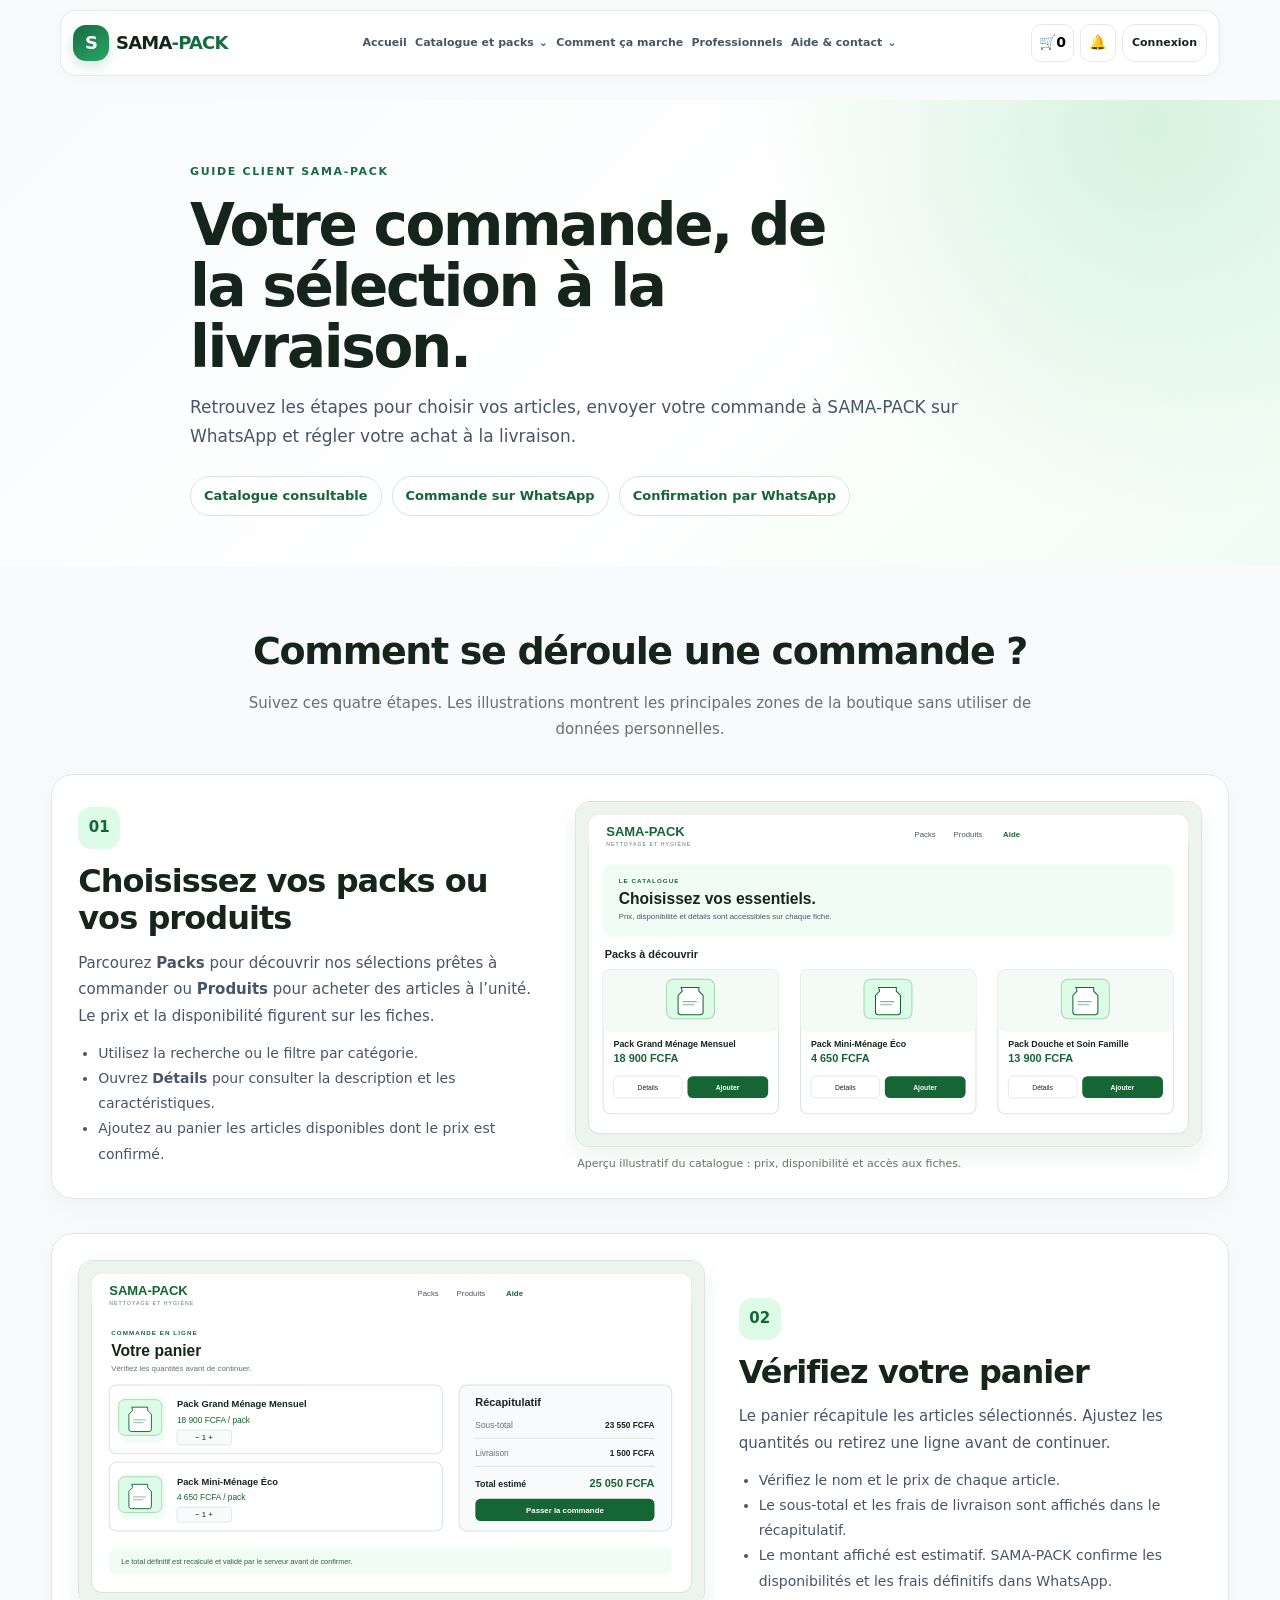
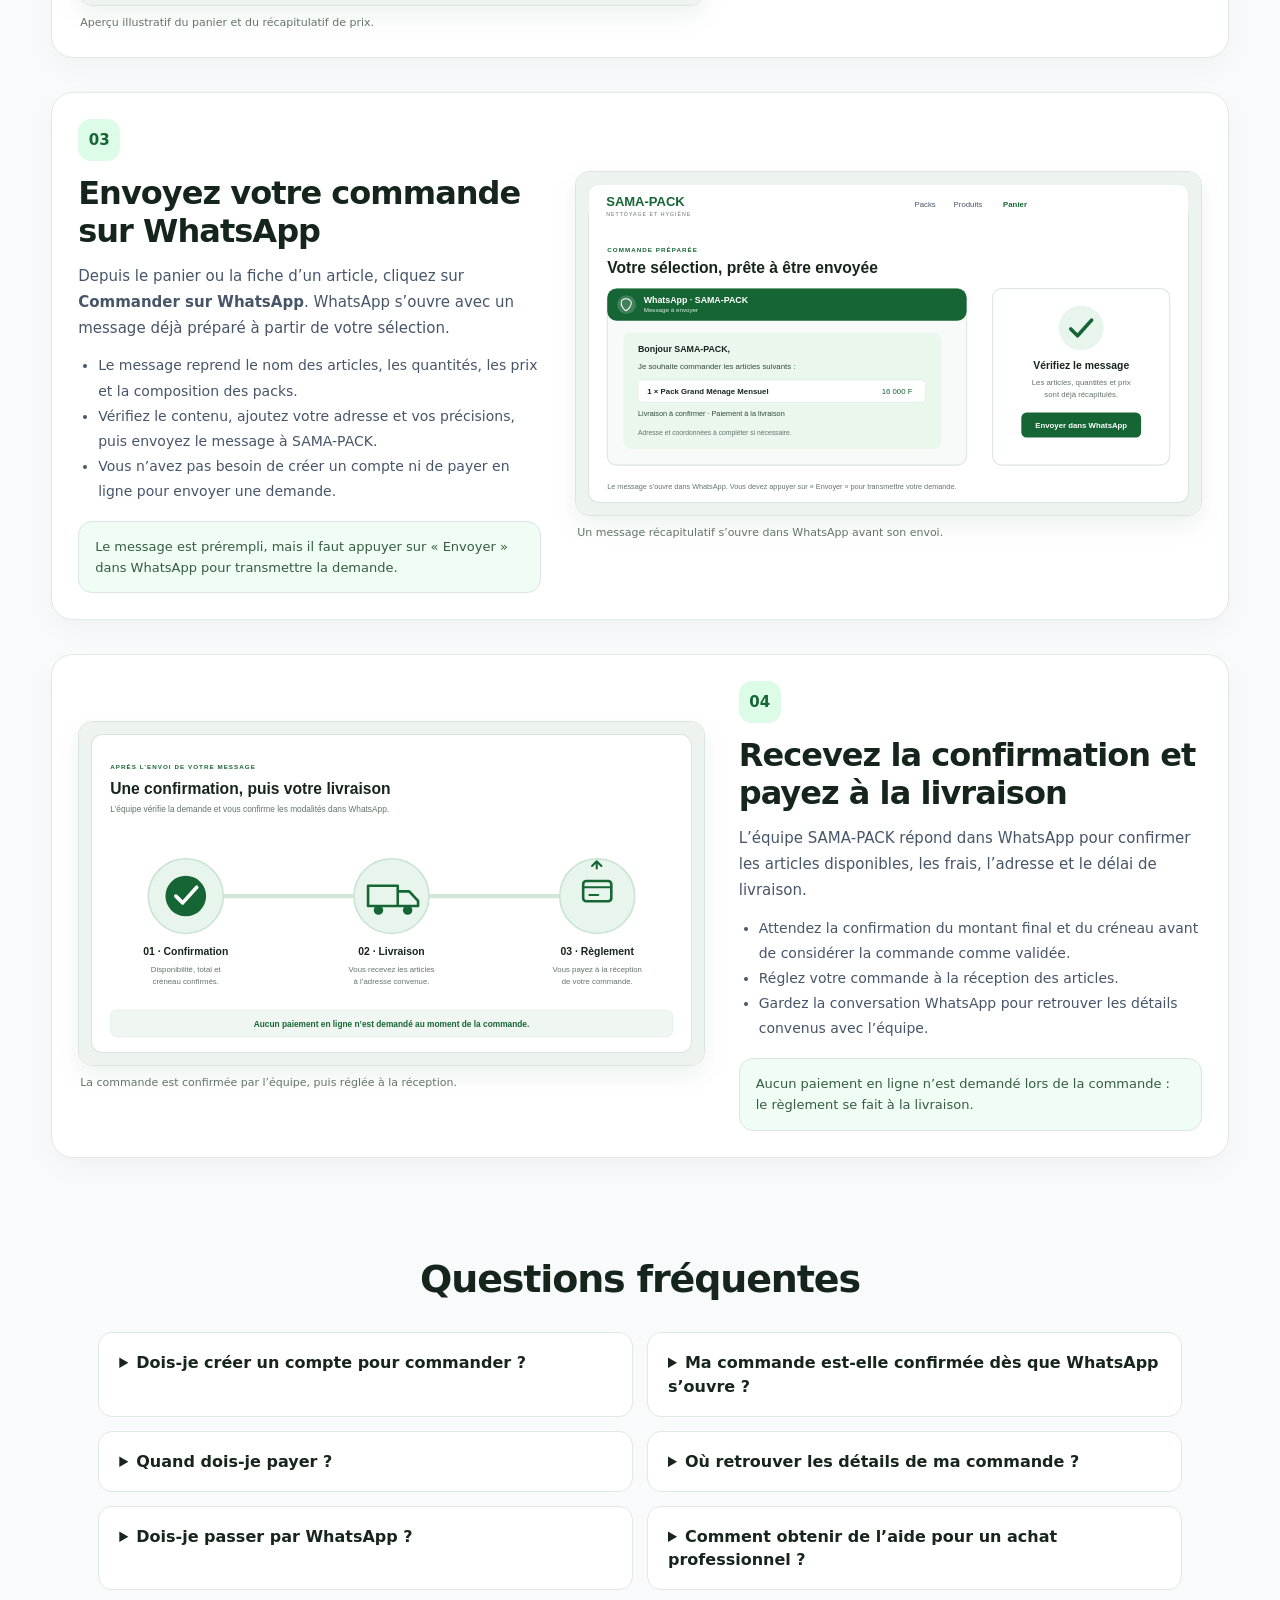
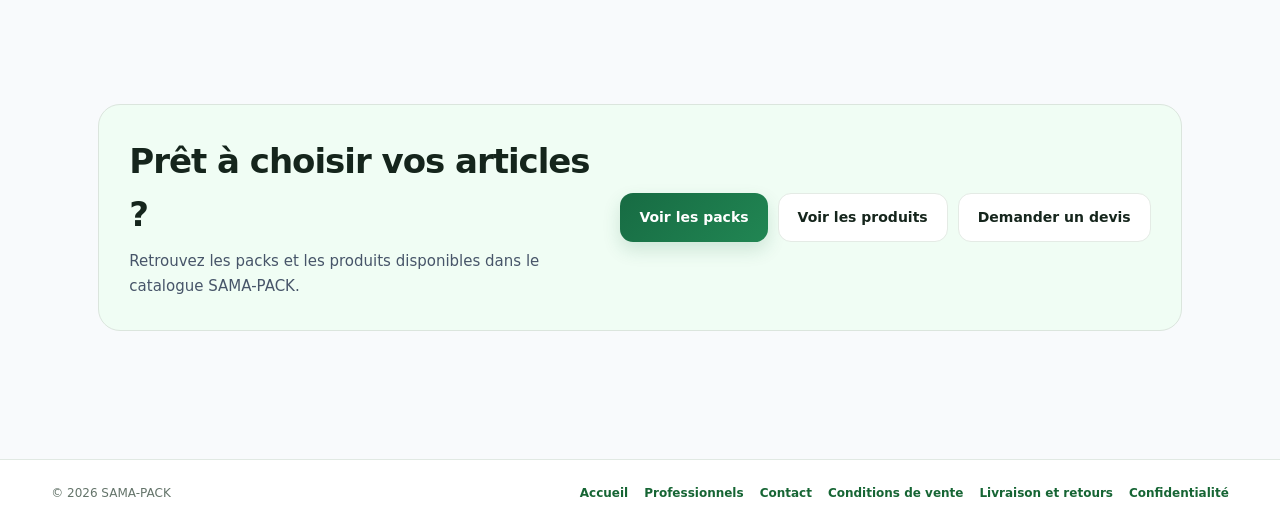
<file: comment-ca-marche.html>
<!doctype html>
<html lang="fr"><head>
<meta charset="utf-8"><meta name="viewport" content="width=device-width, initial-scale=1"><meta name="theme-color" content="#166534">
<meta name="description" content="Guide SAMA-PACK : choisir vos articles, commander sur WhatsApp et payer à la livraison à Dakar."><meta name="robots" content="index,follow,max-image-preview:large">
<link rel="canonical" href="https://sama-pack.store/comment-ca-marche.html"><meta property="og:type" content="website"><meta property="og:site_name" content="SAMA-PACK"><meta property="og:title" content="Comment commander sur SAMA-PACK"><meta property="og:description" content="Choisissez vos articles, envoyez votre sélection sur WhatsApp et réglez à la livraison."><meta property="og:url" content="https://sama-pack.store/comment-ca-marche.html">
<title>Comment ça marche ? | SAMA-PACK</title><script>document.documentElement.classList.add("maintenance-checking");window.setTimeout(()=>document.documentElement.classList.remove("maintenance-checking"),7000);</script>
<link rel="stylesheet" href="styles.css?v=20261105-unified-navigation-v1">
<script src="header.js?v=20261111-mobile-pwa-suggestion-v1" defer></script>
<style>
.guide-hero{padding:58px 0 50px;background:radial-gradient(circle at 90% 5%,#d6f2de 0,transparent 32%),linear-gradient(135deg,#f8fafc 0,#fff 55%,#f0fdf4 100%)}.guide-hero-inner{max-width:900px}.guide-hero h1{font-size:clamp(34px,5vw,58px);line-height:1.05;letter-spacing:-.04em;margin:12px 0 16px}.guide-hero p{max-width:780px;color:#475569;font-size:17px;line-height:1.7;margin:0}.guide-points{display:flex;gap:10px;flex-wrap:wrap;margin-top:25px}.guide-pill{border:1px solid #dbe5dd;background:#fff;border-radius:999px;padding:9px 13px;color:#166534;font-size:13px;font-weight:700}
.guide-content{padding:56px 0 72px}.guide-intro{max-width:800px;margin:0 auto 32px;text-align:center}.guide-intro h2{font-size:clamp(27px,3.4vw,38px);margin:0 0 10px;letter-spacing:-.035em}.guide-intro p{color:#64746a;font-size:15px;line-height:1.7;margin:0}.guide-step{display:grid;grid-template-columns:minmax(0,.85fr) minmax(0,1.15fr);gap:34px;align-items:center;margin:0 0 34px;padding:26px;border:1px solid #e1e9e3;border-radius:22px;background:#fff;box-shadow:0 10px 28px rgba(15,23,42,.035)}.guide-step:nth-of-type(even){grid-template-columns:minmax(0,1.15fr) minmax(0,.85fr)}.guide-step:nth-of-type(even) .guide-copy{order:2}.guide-step:nth-of-type(even) figure{order:1}.guide-step-number{display:inline-flex;align-items:center;justify-content:center;width:42px;height:42px;border-radius:13px;background:#dcfce7;color:#166534;font-size:15px;font-weight:900}.guide-copy h2{font-size:clamp(24px,3vw,32px);line-height:1.18;letter-spacing:-.03em;margin:14px 0 12px}.guide-copy p{color:#475569;font-size:15px;line-height:1.75;margin:0 0 12px}.guide-copy ul{padding-left:20px;margin:12px 0 0;color:#475569;font-size:14px;line-height:1.8}.guide-step figure{margin:0;min-width:0}.guide-step figure img{display:block;width:100%;height:auto;border:1px solid #dbe5dd;border-radius:14px;box-shadow:0 10px 25px rgba(22,101,52,.08)}.guide-step figcaption{margin:9px 2px 0;color:#64746a;font-size:11px;line-height:1.5}.guide-note{background:#f0fdf4;border:1px solid #dbe5dd;border-radius:14px;padding:14px 16px;margin-top:16px;color:#365b43;font-size:13px;line-height:1.65}
.guide-faq{background:#f8fafc;padding:58px 0}.guide-faq h2{text-align:center;font-size:clamp(27px,3.5vw,38px);letter-spacing:-.03em;margin:0 0 24px}.guide-faq-grid{display:grid;grid-template-columns:repeat(2,minmax(0,1fr));gap:14px}.guide-faq details{padding:18px 20px;background:#fff;border:1px solid #e1e9e3;border-radius:14px}.guide-faq summary{cursor:pointer;font-weight:800;color:#17251d;line-height:1.45}.guide-faq details p{margin:11px 0 0;font-size:14px;line-height:1.7;color:#475569}
.guide-cta{padding:56px 0}.guide-cta-inner{display:flex;align-items:center;justify-content:space-between;gap:24px;background:#f0fdf4;border:1px solid #dbe5dd;border-radius:22px;padding:30px}.guide-cta h2{font-size:clamp(25px,3vw,34px);letter-spacing:-.03em;margin:0 0 8px}.guide-cta p{margin:0;color:#475569;line-height:1.7;font-size:15px}.guide-cta-actions{display:flex;gap:10px;flex-wrap:wrap;flex-shrink:0}.guide-footer{padding:24px 0;background:#fff;border-top:1px solid #e1e9e3}.guide-footer-inner{display:flex;justify-content:space-between;align-items:center;gap:18px;color:#64746a;font-size:12px}.guide-footer nav{display:flex;gap:16px;flex-wrap:wrap}.guide-footer a{color:#166534;text-decoration:none;font-weight:700}.guide-mobile-nav{display:none}
@media(max-width:900px){.guide-step,.guide-step:nth-of-type(even){grid-template-columns:1fr;gap:22px;padding:20px}.guide-step:nth-of-type(even) .guide-copy,.guide-step:nth-of-type(even) figure{order:initial}}
@media(max-width:700px){.guide-hero{padding:38px 0 32px}.guide-hero p{font-size:15px}.guide-content{padding:35px 0 45px}.guide-step{margin-bottom:22px}.guide-copy p{font-size:14px}.guide-faq{padding:42px 0}.guide-faq-grid{grid-template-columns:1fr}.guide-cta{padding:35px 0}.guide-cta-inner{align-items:stretch;flex-direction:column;padding:22px}.guide-cta-actions{flex-direction:column}.guide-cta-actions .btn{width:100%}.guide-footer-inner{flex-direction:column;align-items:flex-start}.guide-mobile-nav{position:fixed;left:50%;bottom:calc(8px + env(safe-area-inset-bottom));transform:translateX(-50%);z-index:45;width:min(560px,calc(100% - 18px));display:grid;grid-template-columns:repeat(5,minmax(0,1fr));gap:2px;padding:7px 5px;border:1px solid rgba(220,233,224,.95);border-radius:20px;background:rgba(255,255,255,.96);box-shadow:0 10px 34px rgba(9,49,27,.20);backdrop-filter:blur(18px)}.guide-mobile-nav a{min-width:0;min-height:51px;display:flex;flex-direction:column;align-items:center;justify-content:center;gap:4px;color:#475569;text-decoration:none;font-size:18px}.guide-mobile-nav small{font-size:10px;font-weight:700}}
</style><link rel="manifest" href="/manifest.webmanifest">
<link rel="icon" type="image/png" sizes="192x192" href="/icons/icon-192.png">
<link rel="apple-touch-icon" sizes="180x180" href="/icons/apple-touch-icon.png">
<meta name="apple-mobile-web-app-capable" content="yes">
<meta name="apple-mobile-web-app-title" content="SAMA-PACK">
<meta name="apple-mobile-web-app-status-bar-style" content="default">
<meta name="mobile-web-app-capable" content="yes">
<link rel="stylesheet" href="/pwa.css?v=20261111-mobile-pwa-suggestion-v1">
<script src="/pwa.js?v=20261111-mobile-pwa-suggestion-v1" defer></script>
</head>
<body class="guide-page"><div id="siteHeaderMount"></div>

<main><section class="guide-hero"><div class="wrap guide-hero-inner"><div class="eyebrow">GUIDE CLIENT SAMA-PACK</div><h1>Votre commande, de la sélection à la livraison.</h1><p>Retrouvez les étapes pour choisir vos articles, envoyer votre commande à SAMA-PACK sur WhatsApp et régler votre achat à la livraison.</p><div class="guide-points"><span class="guide-pill">Catalogue consultable</span><span class="guide-pill">Commande sur WhatsApp</span><span class="guide-pill">Confirmation par WhatsApp</span></div></div></section>
<section class="guide-content"><div class="wrap"><div class="guide-intro"><h2>Comment se déroule une commande ?</h2><p>Suivez ces quatre étapes. Les illustrations montrent les principales zones de la boutique sans utiliser de données personnelles.</p></div>
<article class="guide-step"><div class="guide-copy"><span class="guide-step-number">01</span><h2>Choisissez vos packs ou vos produits</h2><p>Parcourez <strong>Packs</strong> pour découvrir nos sélections prêtes à commander ou <strong>Produits</strong> pour acheter des articles à l’unité. Le prix et la disponibilité figurent sur les fiches.</p><ul><li>Utilisez la recherche ou le filtre par catégorie.</li><li>Ouvrez <strong>Détails</strong> pour consulter la description et les caractéristiques.</li><li>Ajoutez au panier les articles disponibles dont le prix est confirmé.</li></ul></div><figure><img src="images/guide-catalogue.svg" alt="Aperçu visuel du catalogue, des prix et des actions Détails et Ajouter"><figcaption>Aperçu illustratif du catalogue : prix, disponibilité et accès aux fiches.</figcaption></figure></article>
<article class="guide-step"><div class="guide-copy"><span class="guide-step-number">02</span><h2>Vérifiez votre panier</h2><p>Le panier récapitule les articles sélectionnés. Ajustez les quantités ou retirez une ligne avant de continuer.</p><ul><li>Vérifiez le nom et le prix de chaque article.</li><li>Le sous-total et les frais de livraison sont affichés dans le récapitulatif.</li><li>Le montant affiché est estimatif. SAMA-PACK confirme les disponibilités et les frais définitifs dans WhatsApp.</li></ul></div><figure><img src="images/guide-panier.svg" alt="Aperçu illustratif du panier avec les quantités, le sous-total, les frais de livraison et le total"><figcaption>Aperçu illustratif du panier et du récapitulatif de prix.</figcaption></figure></article>
<article class="guide-step"><div class="guide-copy"><span class="guide-step-number">03</span><h2>Envoyez votre commande sur WhatsApp</h2><p>Depuis le panier ou la fiche d’un article, cliquez sur <strong>Commander sur WhatsApp</strong>. WhatsApp s’ouvre avec un message déjà préparé à partir de votre sélection.</p><ul><li>Le message reprend le nom des articles, les quantités, les prix et la composition des packs.</li><li>Vérifiez le contenu, ajoutez votre adresse et vos précisions, puis envoyez le message à SAMA-PACK.</li><li>Vous n’avez pas besoin de créer un compte ni de payer en ligne pour envoyer une demande.</li></ul><div class="guide-note">Le message est prérempli, mais il faut appuyer sur « Envoyer » dans WhatsApp pour transmettre la demande.</div></div><figure><img src="images/guide-paiement.svg" alt="Aperçu illustratif d’une commande SAMA-PACK préparée dans WhatsApp"><figcaption>Un message récapitulatif s’ouvre dans WhatsApp avant son envoi.</figcaption></figure></article>
<article class="guide-step"><div class="guide-copy"><span class="guide-step-number">04</span><h2>Recevez la confirmation et payez à la livraison</h2><p>L’équipe SAMA-PACK répond dans WhatsApp pour confirmer les articles disponibles, les frais, l’adresse et le délai de livraison.</p><ul><li>Attendez la confirmation du montant final et du créneau avant de considérer la commande comme validée.</li><li>Réglez votre commande à la réception des articles.</li><li>Gardez la conversation WhatsApp pour retrouver les détails convenus avec l’équipe.</li></ul><div class="guide-note">Aucun paiement en ligne n’est demandé lors de la commande : le règlement se fait à la livraison.</div></div><figure><img src="images/guide-suivi.svg" alt="Aperçu illustratif de la confirmation de commande et du paiement à la livraison"><figcaption>La commande est confirmée par l’équipe, puis réglée à la réception.</figcaption></figure></article>
<section class="guide-faq"><div class="wrap"><h2>Questions fréquentes</h2><div class="guide-faq-grid"><details><summary>Dois-je créer un compte pour commander ?</summary><p>Non. Vous pouvez passer une nouvelle commande directement depuis le catalogue en ouvrant WhatsApp. Un compte reste utile pour retrouver les anciennes commandes enregistrées sur le site et gérer votre profil.</p></details><details><summary>Ma commande est-elle confirmée dès que WhatsApp s’ouvre ?</summary><p>Non. Le message est seulement préparé. Vous devez l’envoyer, puis attendre la réponse de SAMA-PACK confirmant les articles, le montant et la livraison.</p></details><details><summary>Quand dois-je payer ?</summary><p>Le paiement se fait à la livraison, au moment où vous recevez les articles. Aucun règlement en ligne n’est demandé lors de la commande.</p></details><details><summary>Où retrouver les détails de ma commande ?</summary><p>Retrouvez la confirmation et les échanges dans votre conversation WhatsApp avec SAMA-PACK. Les anciennes commandes saisies sur le site restent consultables dans votre compte.</p></details><details><summary>Dois-je passer par WhatsApp ?</summary><p>Oui, pour les nouvelles commandes. Le bouton « Commander sur WhatsApp » prépare un message avec les articles et les quantités sélectionnés.</p></details><details><summary>Comment obtenir de l’aide pour un achat professionnel ?</summary><p>Utilisez la rubrique « Professionnels » pour envoyer une demande de devis détaillé.</p></details></div></div></section>
<section class="guide-cta"><div class="wrap guide-cta-inner"><div><h2>Prêt à choisir vos articles ?</h2><p>Retrouvez les packs et les produits disponibles dans le catalogue SAMA-PACK.</p></div><div class="guide-cta-actions"><a class="btn primary" href="/#catalogue">Voir les packs</a><a class="btn ghost" href="produits.html">Voir les produits</a><a class="btn ghost" href="/#b2b">Demander un devis</a></div></div></section></main>
<footer class="guide-footer"><div class="wrap guide-footer-inner"><span>© 2026 SAMA-PACK</span><nav><a href="/">Accueil</a><a href="/#b2b">Professionnels</a><a href="/#contact">Contact</a><a href="conditions-vente.html">Conditions de vente</a><a href="livraison-retours.html">Livraison et retours</a><a href="confidentialite.html">Confidentialité</a></nav></div></footer>
  <script src="maintenance.js" defer></script>
</body></html>
</file>
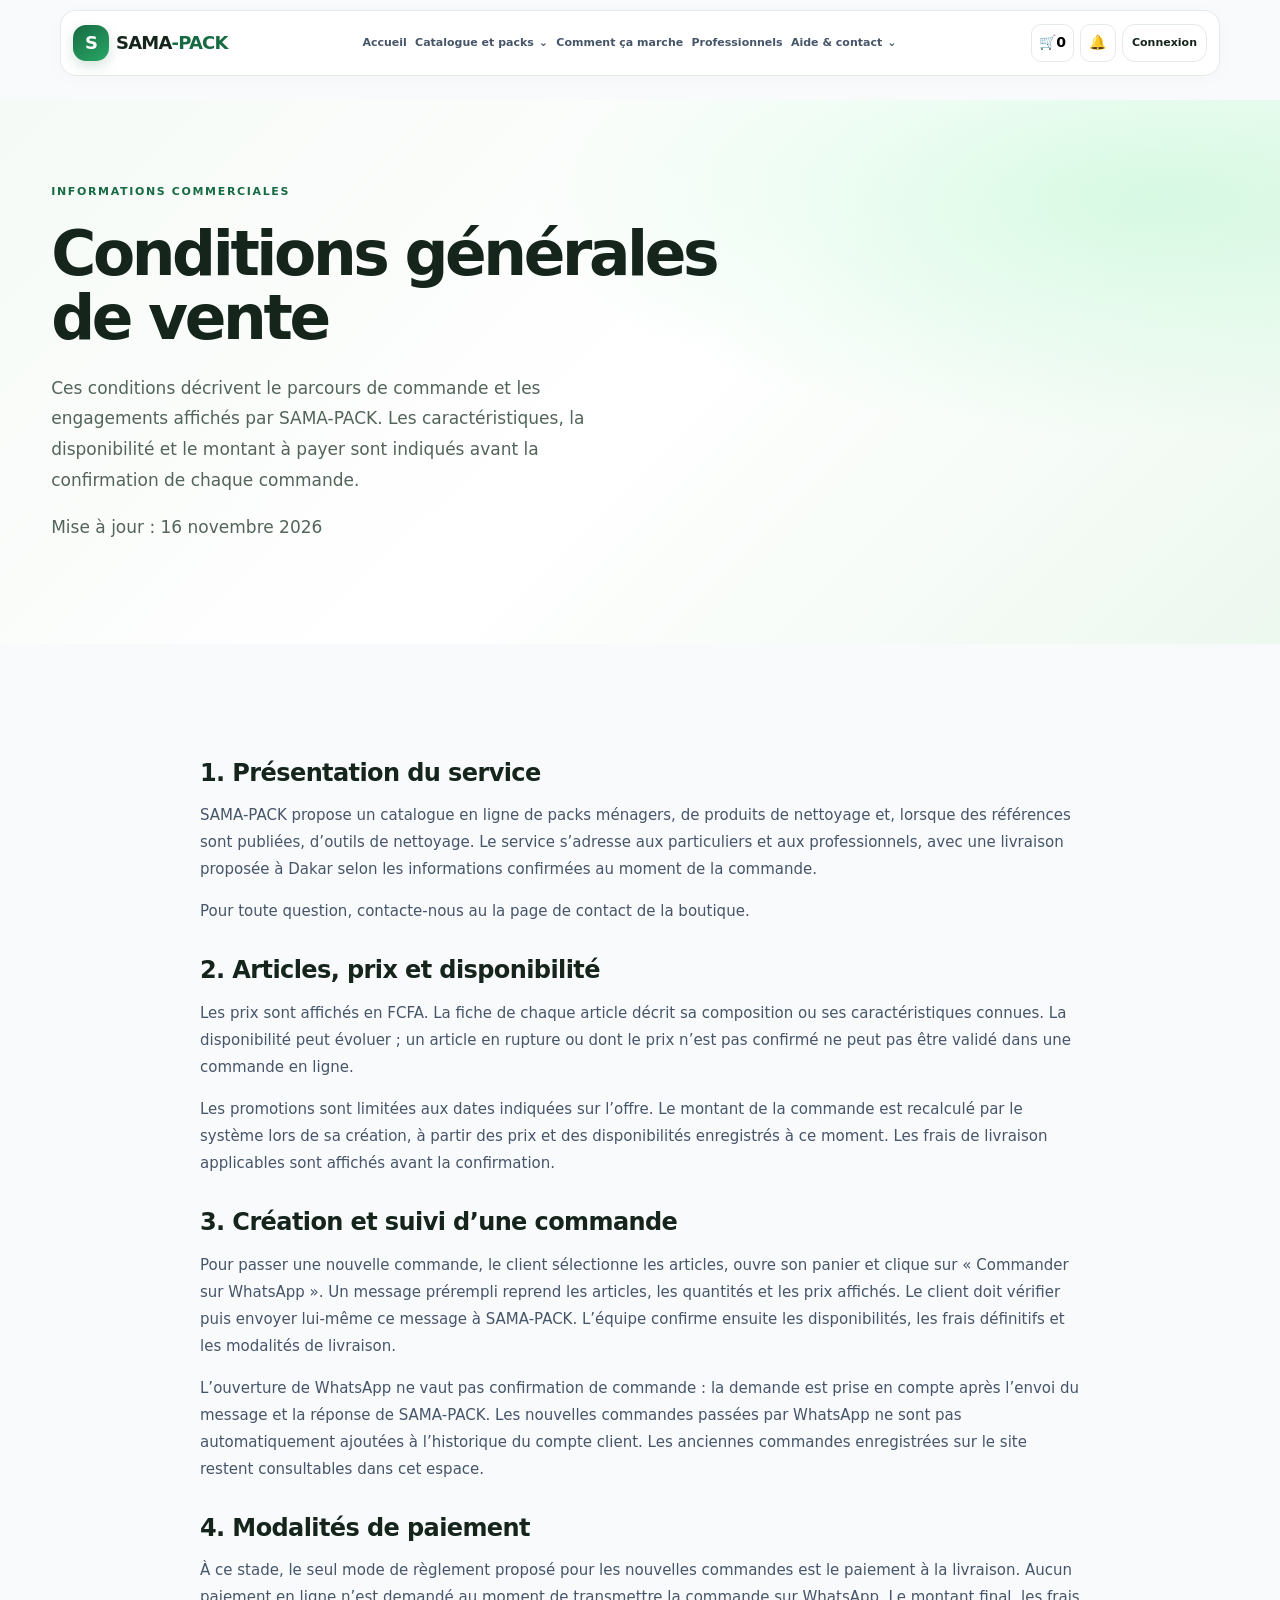
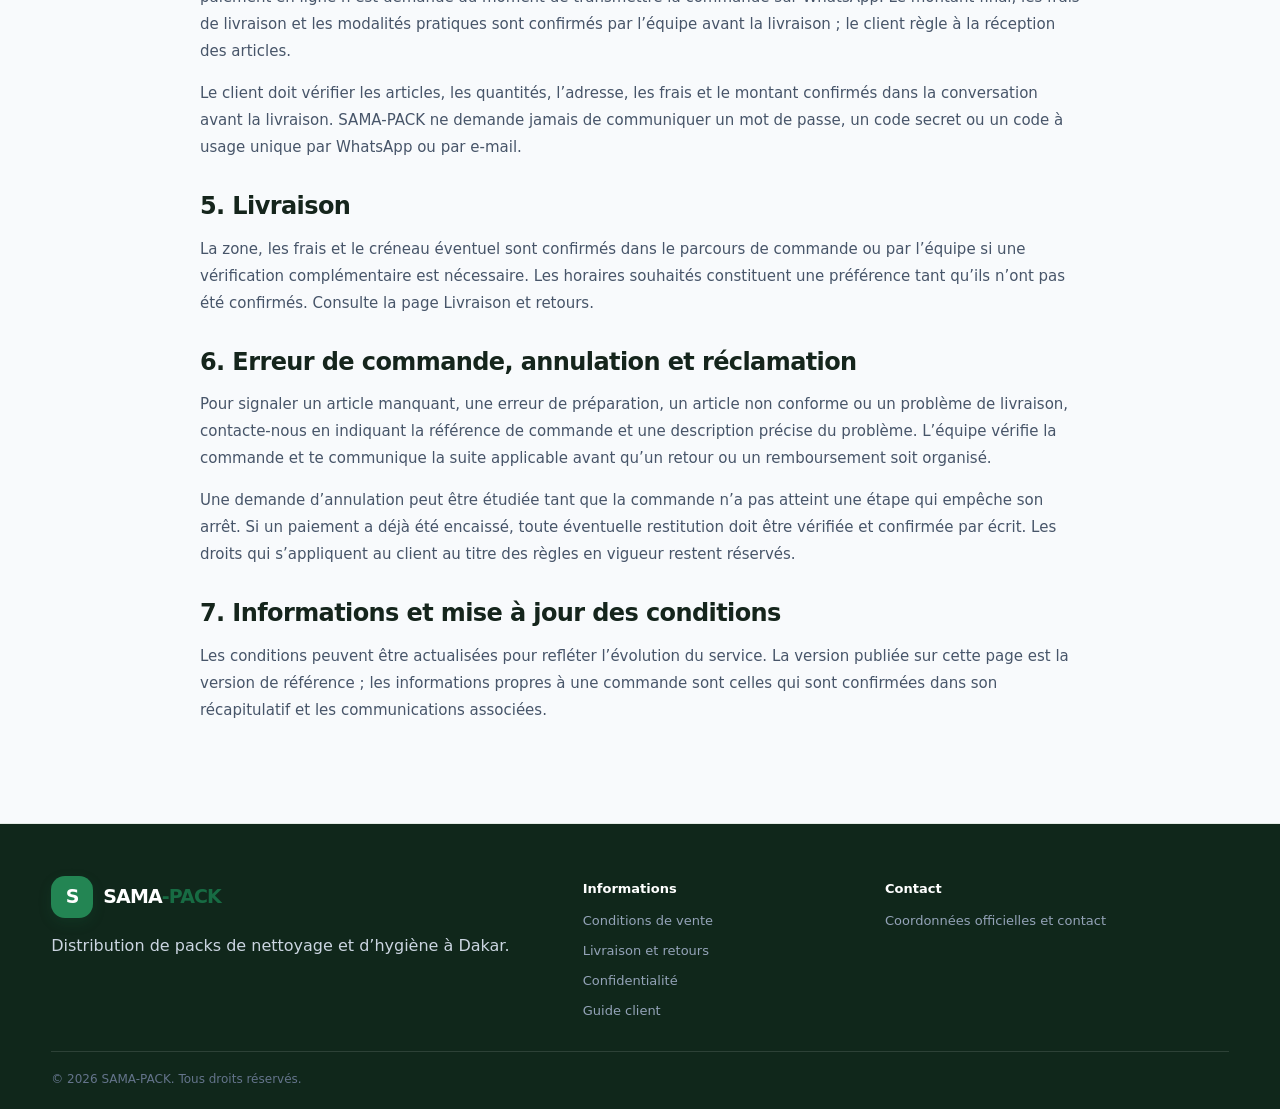
<file: conditions-vente.html>
<!doctype html>
<html lang="fr">
<head>
<meta charset="utf-8">
<meta name="viewport" content="width=device-width, initial-scale=1">
<meta name="theme-color" content="#176b43">
<meta name="description" content="Consultez les conditions générales de vente de SAMA-PACK : commandes en ligne, prix, paiements et service client à Dakar.">
<meta name="robots" content="index,follow,max-image-preview:large">
<link rel="canonical" href="https://sama-pack.store/conditions-vente.html">
<meta property="og:type" content="website">
<meta property="og:site_name" content="SAMA-PACK">
<meta property="og:title" content="Conditions générales de vente">
<meta property="og:description" content="Consultez les conditions générales de vente de SAMA-PACK : commandes en ligne, prix, paiements et service client à Dakar.">
<meta property="og:url" content="https://sama-pack.store/conditions-vente.html">
<title>Conditions générales de vente</title>
<script>document.documentElement.classList.add("maintenance-checking");window.setTimeout(()=>document.documentElement.classList.remove("maintenance-checking"),7000);</script>
<link rel="stylesheet" href="styles.css?v=20261105-unified-navigation-v1">
<script src="header.js?v=20261111-mobile-pwa-suggestion-v1" defer></script>
<link rel="manifest" href="/manifest.webmanifest">
<link rel="icon" type="image/png" sizes="192x192" href="/icons/icon-192.png">
<link rel="apple-touch-icon" sizes="180x180" href="/icons/apple-touch-icon.png">
<meta name="apple-mobile-web-app-capable" content="yes">
<meta name="apple-mobile-web-app-title" content="SAMA-PACK">
<meta name="apple-mobile-web-app-status-bar-style" content="default">
<meta name="mobile-web-app-capable" content="yes">
<link rel="stylesheet" href="/pwa.css?v=20261111-mobile-pwa-suggestion-v1">
<script src="/pwa.js?v=20261111-mobile-pwa-suggestion-v1" defer></script>
</head>
<body class="legal-page">
<div id="siteHeaderMount"></div>

<main>
<section class="hero"><div class="wrap"><div class="eyebrow">INFORMATIONS COMMERCIALES</div><h1>Conditions générales de vente</h1><p>Ces conditions décrivent le parcours de commande et les engagements affichés par SAMA-PACK. Les caractéristiques, la disponibilité et le montant à payer sont indiqués avant la confirmation de chaque commande.</p><p class="legal-updated">Mise à jour : 16 novembre 2026</p></div></section>
<section class="section"><div class="wrap legal-content">
<h2>1. Présentation du service</h2>
<p>SAMA-PACK propose un catalogue en ligne de packs ménagers, de produits de nettoyage et, lorsque des références sont publiées, d’outils de nettoyage. Le service s’adresse aux particuliers et aux professionnels, avec une livraison proposée à Dakar selon les informations confirmées au moment de la commande.</p>
<p>Pour toute question, contacte-nous au <a href="contact.html">la page de contact de la boutique</a>.</p>
<h2>2. Articles, prix et disponibilité</h2>
<p>Les prix sont affichés en FCFA. La fiche de chaque article décrit sa composition ou ses caractéristiques connues. La disponibilité peut évoluer ; un article en rupture ou dont le prix n’est pas confirmé ne peut pas être validé dans une commande en ligne.</p>
<p>Les promotions sont limitées aux dates indiquées sur l’offre. Le montant de la commande est recalculé par le système lors de sa création, à partir des prix et des disponibilités enregistrés à ce moment. Les frais de livraison applicables sont affichés avant la confirmation.</p>
<h2>3. Création et suivi d’une commande</h2>
<p>Pour passer une nouvelle commande, le client sélectionne les articles, ouvre son panier et clique sur « Commander sur WhatsApp ». Un message prérempli reprend les articles, les quantités et les prix affichés. Le client doit vérifier puis envoyer lui-même ce message à SAMA-PACK. L’équipe confirme ensuite les disponibilités, les frais définitifs et les modalités de livraison.</p>
<p>L’ouverture de WhatsApp ne vaut pas confirmation de commande : la demande est prise en compte après l’envoi du message et la réponse de SAMA-PACK. Les nouvelles commandes passées par WhatsApp ne sont pas automatiquement ajoutées à l’historique du compte client. Les anciennes commandes enregistrées sur le site restent consultables dans cet espace.</p>
<h2>4. Modalités de paiement</h2>
<p>À ce stade, le seul mode de règlement proposé pour les nouvelles commandes est le paiement à la livraison. Aucun paiement en ligne n’est demandé au moment de transmettre la commande sur WhatsApp. Le montant final, les frais de livraison et les modalités pratiques sont confirmés par l’équipe avant la livraison ; le client règle à la réception des articles.</p>
<p>Le client doit vérifier les articles, les quantités, l’adresse, les frais et le montant confirmés dans la conversation avant la livraison. SAMA-PACK ne demande jamais de communiquer un mot de passe, un code secret ou un code à usage unique par WhatsApp ou par e-mail.</p>
<h2>5. Livraison</h2>
<p>La zone, les frais et le créneau éventuel sont confirmés dans le parcours de commande ou par l’équipe si une vérification complémentaire est nécessaire. Les horaires souhaités constituent une préférence tant qu’ils n’ont pas été confirmés. Consulte la page <a href="livraison-retours.html">Livraison et retours</a>.</p>
<h2>6. Erreur de commande, annulation et réclamation</h2>
<p>Pour signaler un article manquant, une erreur de préparation, un article non conforme ou un problème de livraison, contacte-nous en indiquant la référence de commande et une description précise du problème. L’équipe vérifie la commande et te communique la suite applicable avant qu’un retour ou un remboursement soit organisé.</p>
<p>Une demande d’annulation peut être étudiée tant que la commande n’a pas atteint une étape qui empêche son arrêt. Si un paiement a déjà été encaissé, toute éventuelle restitution doit être vérifiée et confirmée par écrit. Les droits qui s’appliquent au client au titre des règles en vigueur restent réservés.</p>
<h2>7. Informations et mise à jour des conditions</h2>
<p>Les conditions peuvent être actualisées pour refléter l’évolution du service. La version publiée sur cette page est la version de référence ; les informations propres à une commande sont celles qui sont confirmées dans son récapitulatif et les communications associées.</p>
</div></section>
</main>

<footer class="footer"><div class="wrap footer-grid"><div><div class="brand footer-brand"><span class="brand-mark">S</span><span>SAMA<span>-PACK</span></span></div><p>Distribution de packs de nettoyage et d’hygiène à Dakar.</p></div><div><strong>Informations</strong><a href="conditions-vente.html">Conditions de vente</a><a href="livraison-retours.html">Livraison et retours</a><a href="confidentialite.html">Confidentialité</a><a href="comment-ca-marche.html">Guide client</a></div><div><strong>Contact</strong><a href="contact.html">Coordonnées officielles et contact</a></div></div><div class="wrap footer-bottom">© <span id="year">2026</span> SAMA-PACK. Tous droits réservés.</div></footer>
<script>document.getElementById('year').textContent=String(new Date().getFullYear());</script>
  <script src="maintenance.js" defer></script>
</body></html>
</file>
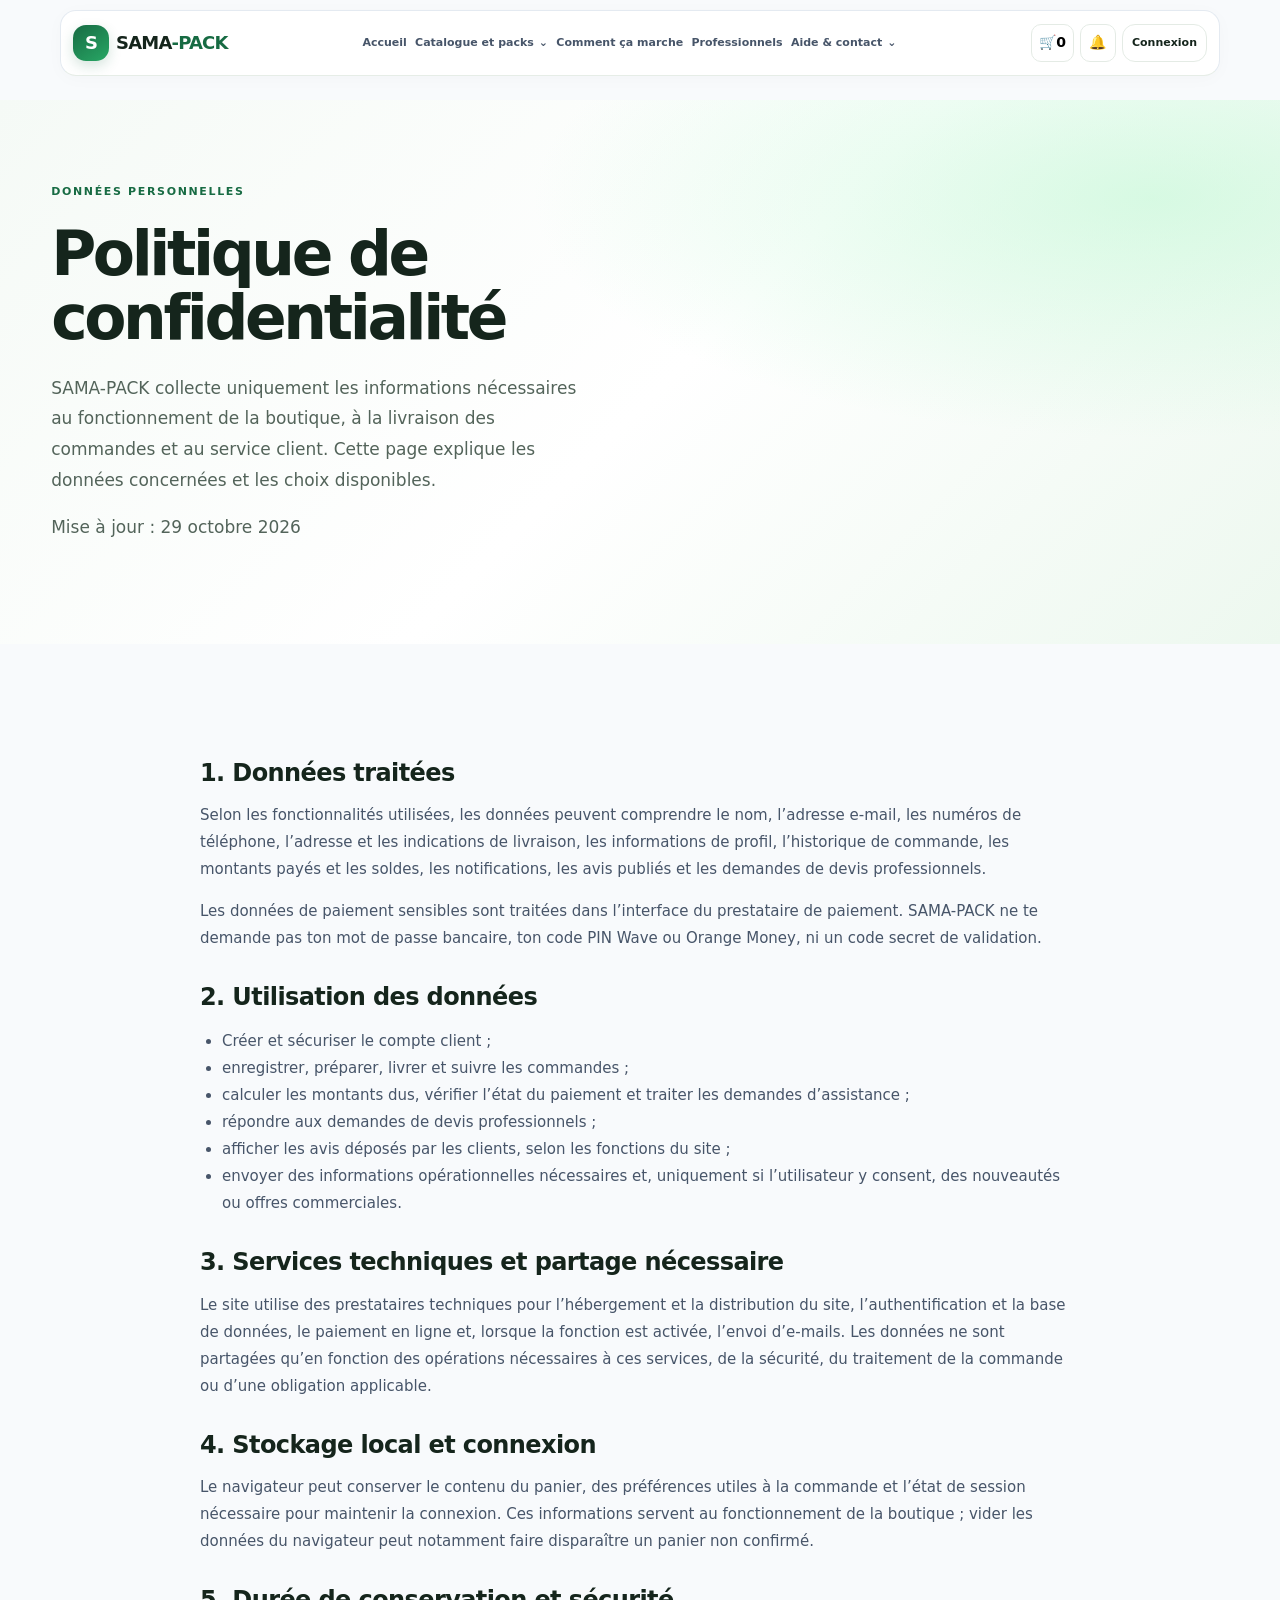
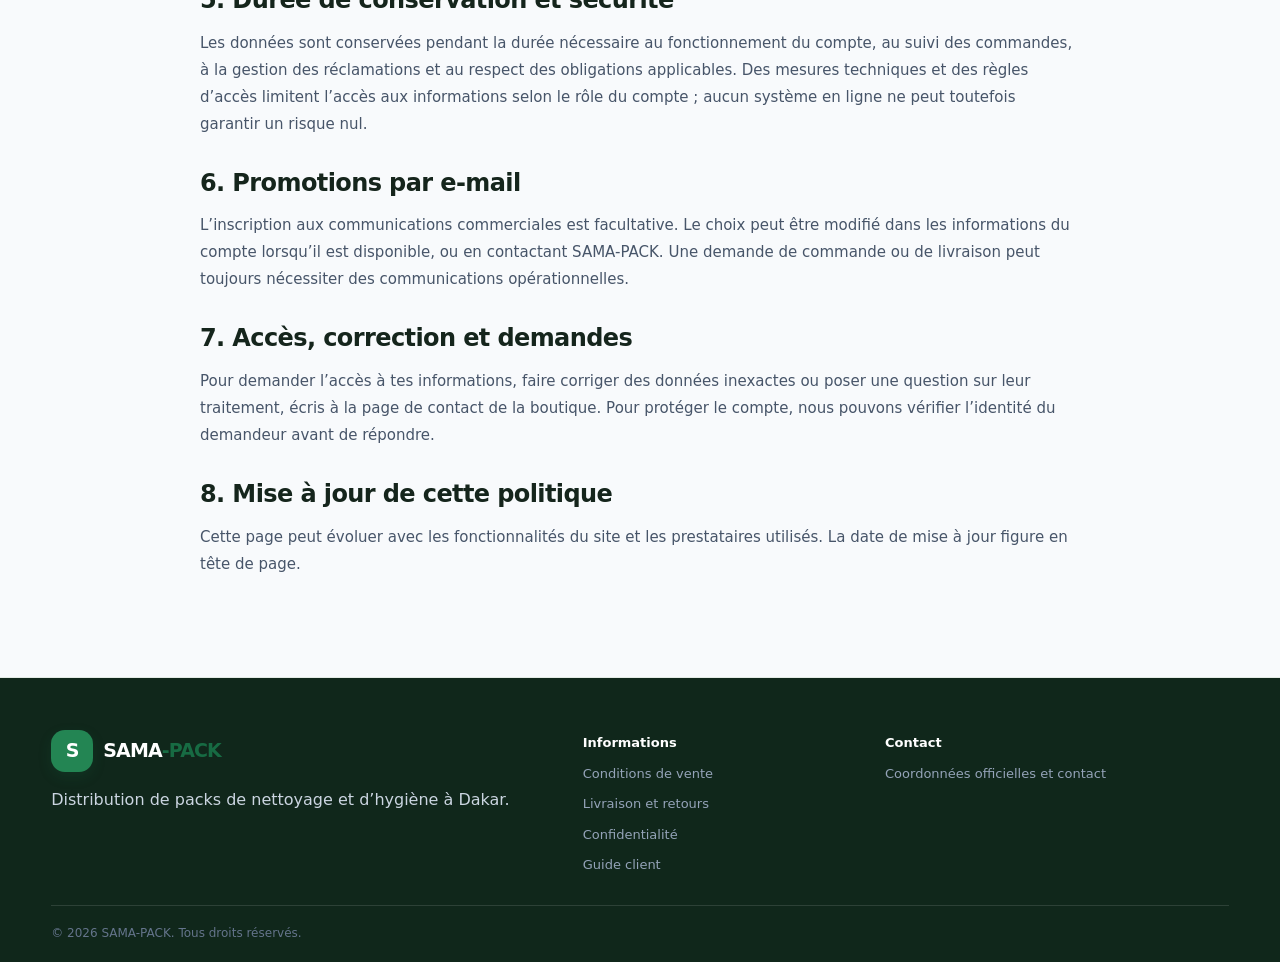
<file: confidentialite.html>
<!doctype html>
<html lang="fr">
<head>
<meta charset="utf-8">
<meta name="viewport" content="width=device-width, initial-scale=1">
<meta name="theme-color" content="#176b43">
<meta name="description" content="Découvrez comment SAMA-PACK utilise les données nécessaires aux comptes clients, commandes, livraisons, paiements et communications.">
<meta name="robots" content="index,follow,max-image-preview:large">
<link rel="canonical" href="https://sama-pack.store/confidentialite.html">
<meta property="og:type" content="website">
<meta property="og:site_name" content="SAMA-PACK">
<meta property="og:title" content="Politique de confidentialité">
<meta property="og:description" content="Découvrez comment SAMA-PACK utilise les données nécessaires aux comptes clients, commandes, livraisons, paiements et communications.">
<meta property="og:url" content="https://sama-pack.store/confidentialite.html">
<title>Politique de confidentialité</title>
<script>document.documentElement.classList.add("maintenance-checking");window.setTimeout(()=>document.documentElement.classList.remove("maintenance-checking"),7000);</script>
<link rel="stylesheet" href="styles.css?v=20261105-unified-navigation-v1">
<script src="header.js?v=20261111-mobile-pwa-suggestion-v1" defer></script>
<link rel="manifest" href="/manifest.webmanifest">
<link rel="icon" type="image/png" sizes="192x192" href="/icons/icon-192.png">
<link rel="apple-touch-icon" sizes="180x180" href="/icons/apple-touch-icon.png">
<meta name="apple-mobile-web-app-capable" content="yes">
<meta name="apple-mobile-web-app-title" content="SAMA-PACK">
<meta name="apple-mobile-web-app-status-bar-style" content="default">
<meta name="mobile-web-app-capable" content="yes">
<link rel="stylesheet" href="/pwa.css?v=20261111-mobile-pwa-suggestion-v1">
<script src="/pwa.js?v=20261111-mobile-pwa-suggestion-v1" defer></script>
</head>
<body class="legal-page">
<div id="siteHeaderMount"></div>

<main>
<section class="hero"><div class="wrap"><div class="eyebrow">DONNÉES PERSONNELLES</div><h1>Politique de confidentialité</h1><p>SAMA-PACK collecte uniquement les informations nécessaires au fonctionnement de la boutique, à la livraison des commandes et au service client. Cette page explique les données concernées et les choix disponibles.</p><p class="legal-updated">Mise à jour : 29 octobre 2026</p></div></section>
<section class="section"><div class="wrap legal-content">
<h2>1. Données traitées</h2>
<p>Selon les fonctionnalités utilisées, les données peuvent comprendre le nom, l’adresse e-mail, les numéros de téléphone, l’adresse et les indications de livraison, les informations de profil, l’historique de commande, les montants payés et les soldes, les notifications, les avis publiés et les demandes de devis professionnels.</p>
<p>Les données de paiement sensibles sont traitées dans l’interface du prestataire de paiement. SAMA-PACK ne te demande pas ton mot de passe bancaire, ton code PIN Wave ou Orange Money, ni un code secret de validation.</p>
<h2>2. Utilisation des données</h2>
<ul><li>Créer et sécuriser le compte client ;</li><li>enregistrer, préparer, livrer et suivre les commandes ;</li><li>calculer les montants dus, vérifier l’état du paiement et traiter les demandes d’assistance ;</li><li>répondre aux demandes de devis professionnels ;</li><li>afficher les avis déposés par les clients, selon les fonctions du site ;</li><li>envoyer des informations opérationnelles nécessaires et, uniquement si l’utilisateur y consent, des nouveautés ou offres commerciales.</li></ul>
<h2>3. Services techniques et partage nécessaire</h2>
<p>Le site utilise des prestataires techniques pour l’hébergement et la distribution du site, l’authentification et la base de données, le paiement en ligne et, lorsque la fonction est activée, l’envoi d’e-mails. Les données ne sont partagées qu’en fonction des opérations nécessaires à ces services, de la sécurité, du traitement de la commande ou d’une obligation applicable.</p>
<h2>4. Stockage local et connexion</h2>
<p>Le navigateur peut conserver le contenu du panier, des préférences utiles à la commande et l’état de session nécessaire pour maintenir la connexion. Ces informations servent au fonctionnement de la boutique ; vider les données du navigateur peut notamment faire disparaître un panier non confirmé.</p>
<h2>5. Durée de conservation et sécurité</h2>
<p>Les données sont conservées pendant la durée nécessaire au fonctionnement du compte, au suivi des commandes, à la gestion des réclamations et au respect des obligations applicables. Des mesures techniques et des règles d’accès limitent l’accès aux informations selon le rôle du compte ; aucun système en ligne ne peut toutefois garantir un risque nul.</p>
<h2>6. Promotions par e-mail</h2>
<p>L’inscription aux communications commerciales est facultative. Le choix peut être modifié dans les informations du compte lorsqu’il est disponible, ou en contactant SAMA-PACK. Une demande de commande ou de livraison peut toujours nécessiter des communications opérationnelles.</p>
<h2>7. Accès, correction et demandes</h2>
<p>Pour demander l’accès à tes informations, faire corriger des données inexactes ou poser une question sur leur traitement, écris à <a href="contact.html">la page de contact de la boutique</a>. Pour protéger le compte, nous pouvons vérifier l’identité du demandeur avant de répondre.</p>
<h2>8. Mise à jour de cette politique</h2>
<p>Cette page peut évoluer avec les fonctionnalités du site et les prestataires utilisés. La date de mise à jour figure en tête de page.</p>
</div></section>
</main>

<footer class="footer"><div class="wrap footer-grid"><div><div class="brand footer-brand"><span class="brand-mark">S</span><span>SAMA<span>-PACK</span></span></div><p>Distribution de packs de nettoyage et d’hygiène à Dakar.</p></div><div><strong>Informations</strong><a href="conditions-vente.html">Conditions de vente</a><a href="livraison-retours.html">Livraison et retours</a><a href="confidentialite.html">Confidentialité</a><a href="comment-ca-marche.html">Guide client</a></div><div><strong>Contact</strong><a href="contact.html">Coordonnées officielles et contact</a></div></div><div class="wrap footer-bottom">© <span id="year">2026</span> SAMA-PACK. Tous droits réservés.</div></footer>
<script>document.getElementById('year').textContent=String(new Date().getFullYear());</script>
  <script src="maintenance.js" defer></script>
</body></html>
</file>
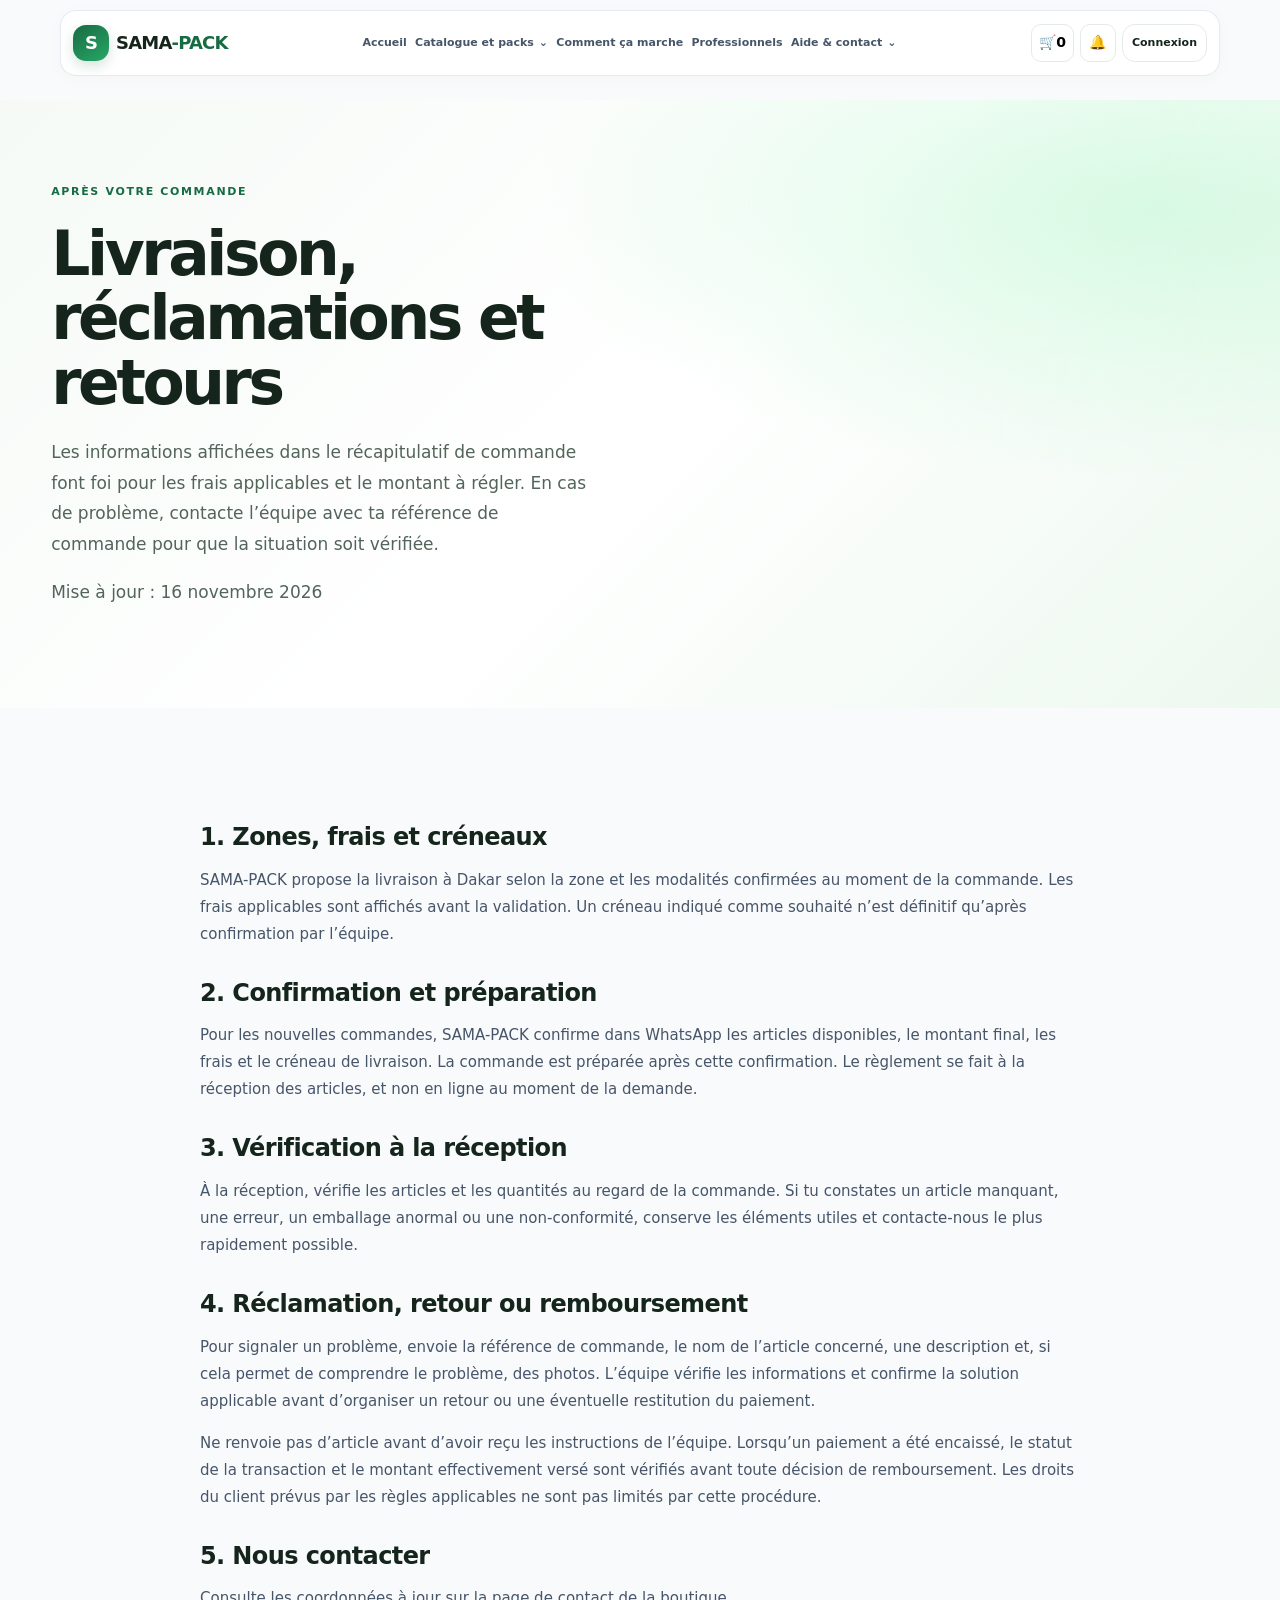
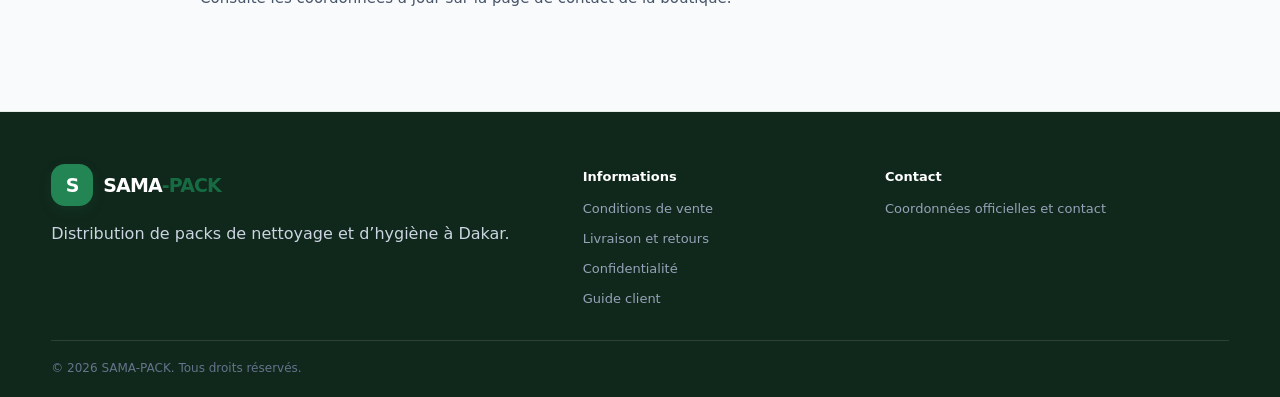
<file: livraison-retours.html>
<!doctype html>
<html lang="fr">
<head>
<meta charset="utf-8">
<meta name="viewport" content="width=device-width, initial-scale=1">
<meta name="theme-color" content="#176b43">
<meta name="description" content="Informations SAMA-PACK sur les frais, la confirmation de livraison, les réclamations et les demandes concernant une commande à Dakar.">
<meta name="robots" content="index,follow,max-image-preview:large">
<link rel="canonical" href="https://sama-pack.store/livraison-retours.html">
<meta property="og:type" content="website">
<meta property="og:site_name" content="SAMA-PACK">
<meta property="og:title" content="Livraison, réclamations et retours">
<meta property="og:description" content="Informations SAMA-PACK sur les frais, la confirmation de livraison, les réclamations et les demandes concernant une commande à Dakar.">
<meta property="og:url" content="https://sama-pack.store/livraison-retours.html">
<title>Livraison, réclamations et retours</title>
<script>document.documentElement.classList.add("maintenance-checking");window.setTimeout(()=>document.documentElement.classList.remove("maintenance-checking"),7000);</script>
<link rel="stylesheet" href="styles.css?v=20261105-unified-navigation-v1">
<script src="header.js?v=20261111-mobile-pwa-suggestion-v1" defer></script>
<link rel="manifest" href="/manifest.webmanifest">
<link rel="icon" type="image/png" sizes="192x192" href="/icons/icon-192.png">
<link rel="apple-touch-icon" sizes="180x180" href="/icons/apple-touch-icon.png">
<meta name="apple-mobile-web-app-capable" content="yes">
<meta name="apple-mobile-web-app-title" content="SAMA-PACK">
<meta name="apple-mobile-web-app-status-bar-style" content="default">
<meta name="mobile-web-app-capable" content="yes">
<link rel="stylesheet" href="/pwa.css?v=20261111-mobile-pwa-suggestion-v1">
<script src="/pwa.js?v=20261111-mobile-pwa-suggestion-v1" defer></script>
</head>
<body class="legal-page">
<div id="siteHeaderMount"></div>

<main>
<section class="hero"><div class="wrap"><div class="eyebrow">APRÈS VOTRE COMMANDE</div><h1>Livraison, réclamations et retours</h1><p>Les informations affichées dans le récapitulatif de commande font foi pour les frais applicables et le montant à régler. En cas de problème, contacte l’équipe avec ta référence de commande pour que la situation soit vérifiée.</p><p class="legal-updated">Mise à jour : 16 novembre 2026</p></div></section>
<section class="section"><div class="wrap legal-content">
<h2>1. Zones, frais et créneaux</h2>
<p>SAMA-PACK propose la livraison à Dakar selon la zone et les modalités confirmées au moment de la commande. Les frais applicables sont affichés avant la validation. Un créneau indiqué comme souhaité n’est définitif qu’après confirmation par l’équipe.</p>
<h2>2. Confirmation et préparation</h2>
<p>Pour les nouvelles commandes, SAMA-PACK confirme dans WhatsApp les articles disponibles, le montant final, les frais et le créneau de livraison. La commande est préparée après cette confirmation. Le règlement se fait à la réception des articles, et non en ligne au moment de la demande.</p>
<h2>3. Vérification à la réception</h2>
<p>À la réception, vérifie les articles et les quantités au regard de la commande. Si tu constates un article manquant, une erreur, un emballage anormal ou une non-conformité, conserve les éléments utiles et contacte-nous le plus rapidement possible.</p>
<h2>4. Réclamation, retour ou remboursement</h2>
<p>Pour signaler un problème, envoie la référence de commande, le nom de l’article concerné, une description et, si cela permet de comprendre le problème, des photos. L’équipe vérifie les informations et confirme la solution applicable avant d’organiser un retour ou une éventuelle restitution du paiement.</p>
<p>Ne renvoie pas d’article avant d’avoir reçu les instructions de l’équipe. Lorsqu’un paiement a été encaissé, le statut de la transaction et le montant effectivement versé sont vérifiés avant toute décision de remboursement. Les droits du client prévus par les règles applicables ne sont pas limités par cette procédure.</p>
<h2>5. Nous contacter</h2>
<p>Consulte les coordonnées à jour sur <a href="contact.html">la page de contact de la boutique</a>.</p>
</div></section>
</main>

<footer class="footer"><div class="wrap footer-grid"><div><div class="brand footer-brand"><span class="brand-mark">S</span><span>SAMA<span>-PACK</span></span></div><p>Distribution de packs de nettoyage et d’hygiène à Dakar.</p></div><div><strong>Informations</strong><a href="conditions-vente.html">Conditions de vente</a><a href="livraison-retours.html">Livraison et retours</a><a href="confidentialite.html">Confidentialité</a><a href="comment-ca-marche.html">Guide client</a></div><div><strong>Contact</strong><a href="contact.html">Coordonnées officielles et contact</a></div></div><div class="wrap footer-bottom">© <span id="year">2026</span> SAMA-PACK. Tous droits réservés.</div></footer>
<script>document.getElementById('year').textContent=String(new Date().getFullYear());</script>
  <script src="maintenance.js" defer></script>
</body></html>
</file>
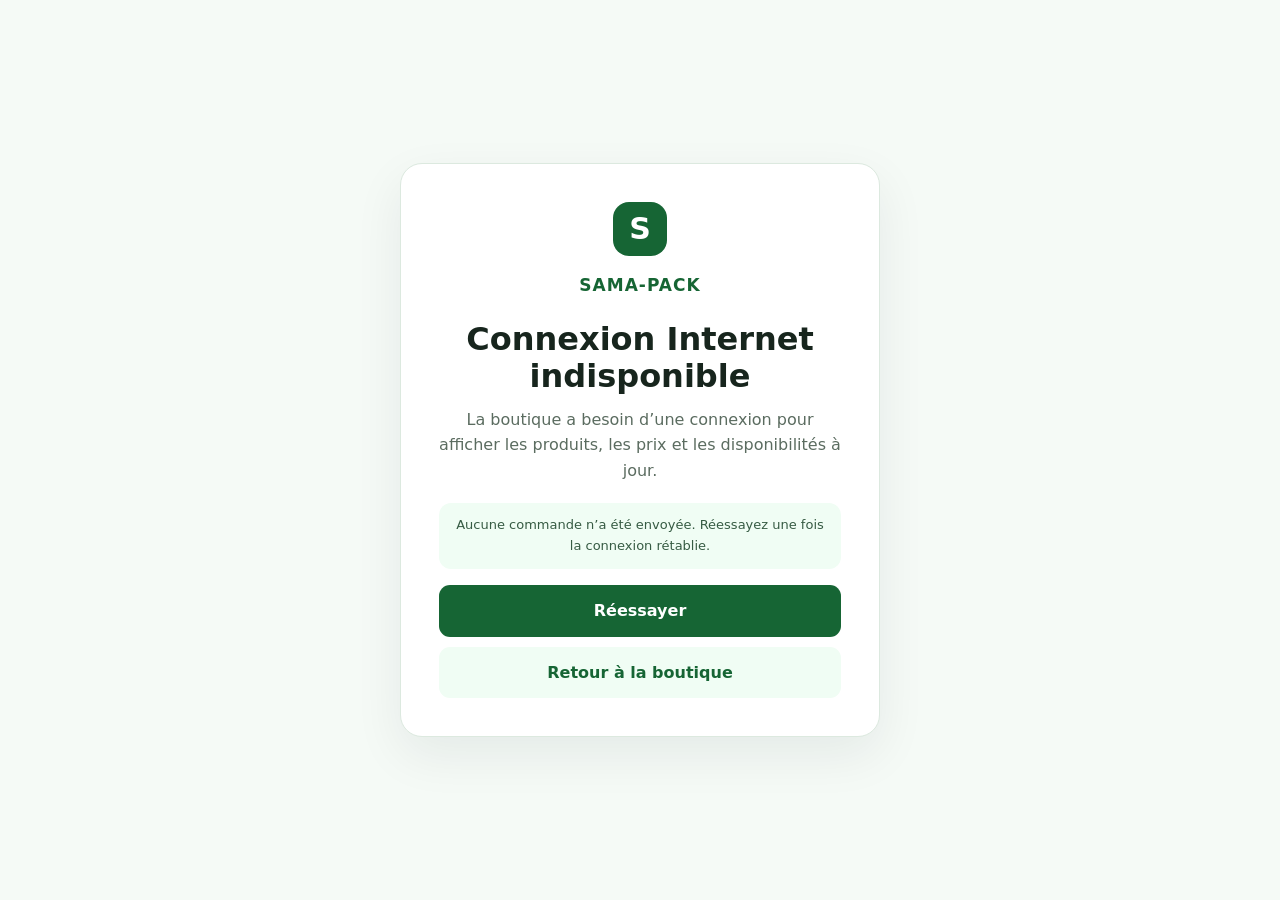
<file: offline.html>
<!doctype html>
<html lang="fr">
<head>
  <meta charset="utf-8">
  <meta name="viewport" content="width=device-width, initial-scale=1, viewport-fit=cover">
  <meta name="robots" content="noindex,nofollow">
  <meta name="theme-color" content="#166534">
  <title>Connexion indisponible | SAMA-PACK</title>
  <style>
    *{box-sizing:border-box}
    body{margin:0;min-height:100vh;display:grid;place-items:center;padding:24px;background:#f5faf6;color:#17251d;font:16px/1.6 system-ui,-apple-system,"Segoe UI",sans-serif}
    main{width:min(100%,480px);padding:clamp(24px,6vw,38px);border:1px solid #dce9df;border-radius:22px;background:#fff;box-shadow:0 18px 50px rgba(15,23,42,.07);text-align:center}
    .mark{width:54px;height:54px;margin:0 auto 16px;display:grid;place-items:center;border-radius:16px;background:#166534;color:#fff;font-size:30px;font-weight:900}
    .brand{margin:0 0 22px;color:#166534;font-size:17px;font-weight:900;letter-spacing:.06em}
    h1{margin:0 0 12px;font-size:clamp(25px,6vw,32px);line-height:1.15}
    p{margin:0 0 20px;color:#5b6c60}
    .note{padding:12px 14px;border-radius:12px;background:#f0fdf4;color:#365b43;font-size:13px}
    button,a{display:block;width:100%;margin-top:16px;padding:13px 16px;border:0;border-radius:11px;background:#166534;color:#fff;font:inherit;font-weight:800;text-decoration:none;cursor:pointer}
    a{margin-top:10px;background:#f0fdf4;color:#166534}
  </style>
</head>
<body>
  <main>
    <div class="mark" aria-hidden="true">S</div>
    <div class="brand">SAMA-PACK</div>
    <h1>Connexion Internet indisponible</h1>
    <p>La boutique a besoin d’une connexion pour afficher les produits, les prix et les disponibilités à jour.</p>
    <div class="note">Aucune commande n’a été envoyée. Réessayez une fois la connexion rétablie.</div>
    <button type="button" onclick="window.location.reload()">Réessayer</button>
    <a href="/">Retour à la boutique</a>
  </main>
</body>
</html>
</file>
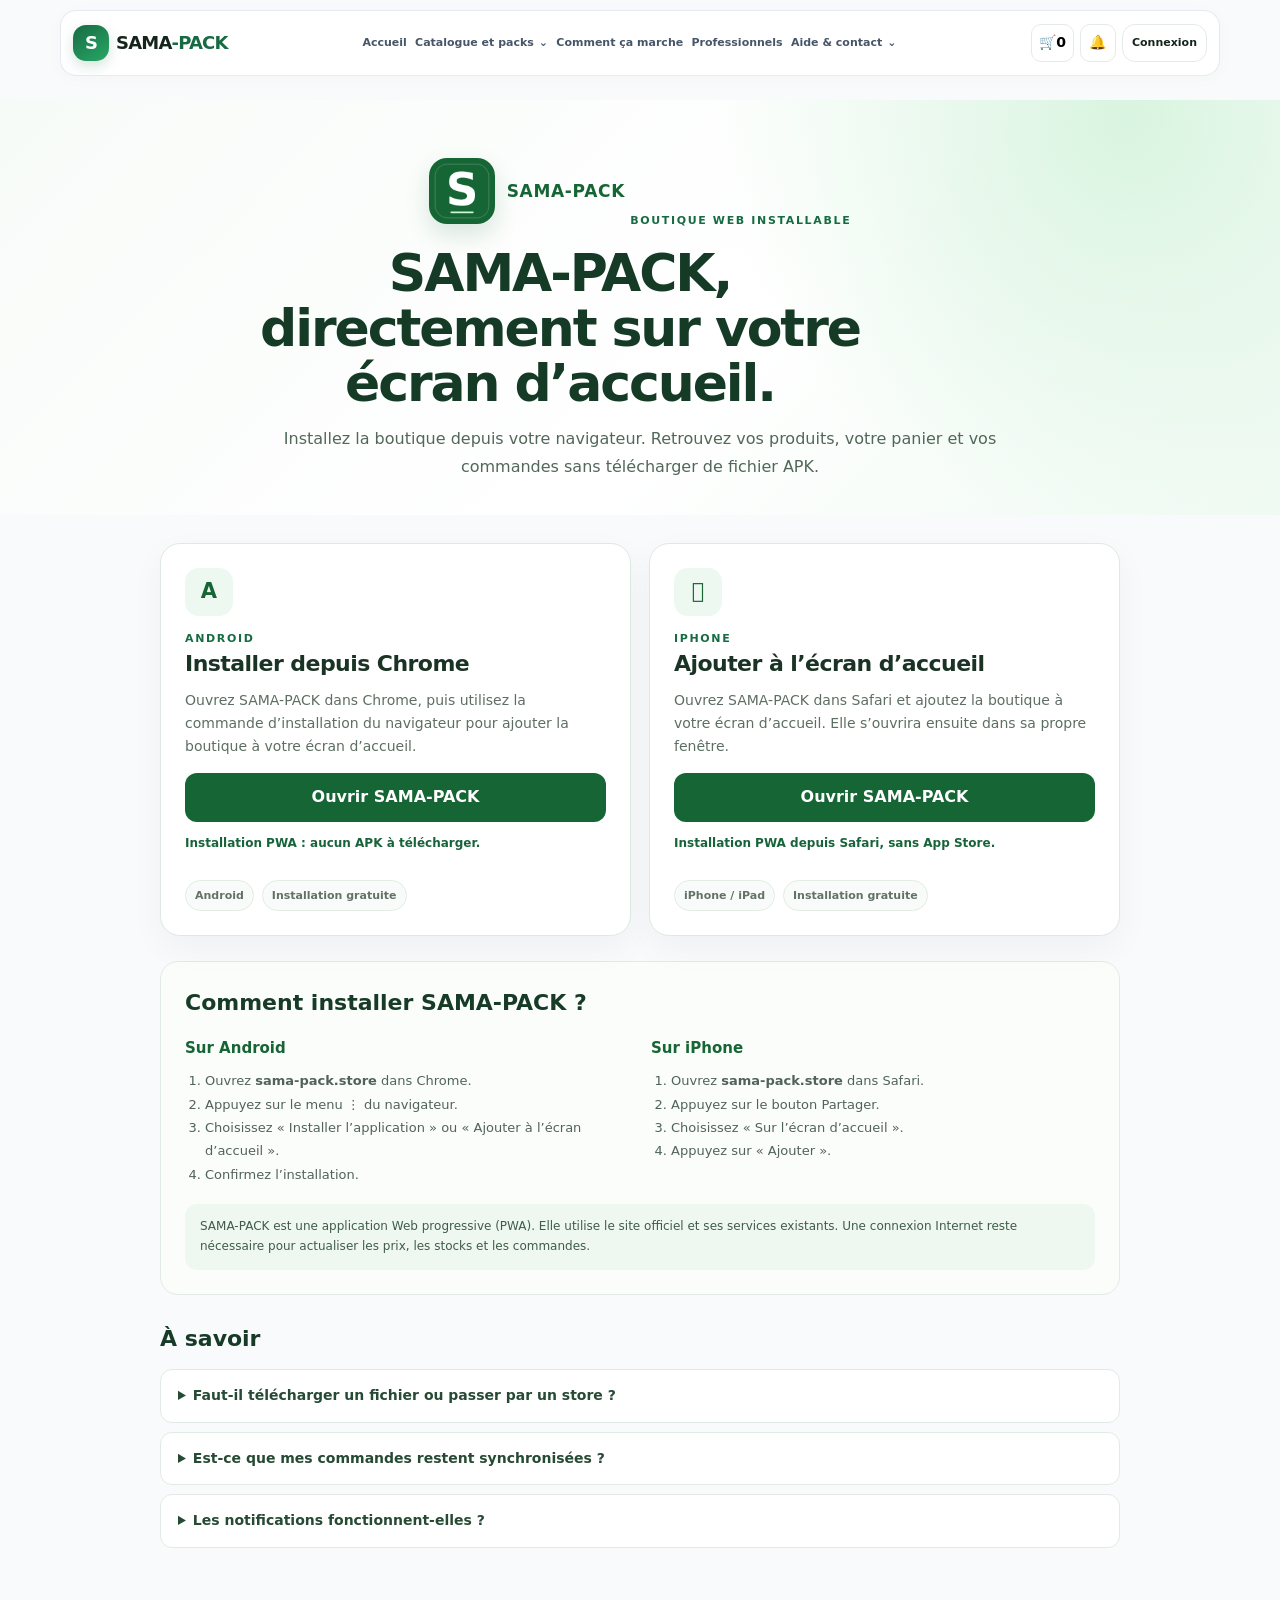
<file: telecharger-application.html>
<!doctype html>
<html lang="fr">
<head>
  <meta charset="utf-8">
  <meta name="viewport" content="width=device-width, initial-scale=1, viewport-fit=cover">
  <meta name="theme-color" content="#166534">
  <meta name="description" content="Installez la boutique SAMA-PACK sur l’écran d’accueil de votre Android ou iPhone, directement depuis votre navigateur.">
  <meta name="robots" content="index,follow,max-image-preview:large">
  <link rel="canonical" href="https://sama-pack.store/telecharger-application.html">
  <meta property="og:type" content="website">
  <meta property="og:site_name" content="SAMA-PACK">
  <meta property="og:title" content="Installer SAMA-PACK sur votre téléphone">
  <meta property="og:description" content="Accédez à SAMA-PACK depuis l’écran d’accueil, avec l’installation PWA.">
  <meta property="og:url" content="https://sama-pack.store/telecharger-application.html">
  <meta property="og:image" content="https://sama-pack.store/icons/icon-512.png">
  <title>Installer SAMA-PACK | Android et iPhone</title>
  <link rel="manifest" href="/manifest.webmanifest">
  <link rel="icon" type="image/png" sizes="192x192" href="/icons/icon-192.png">
  <link rel="apple-touch-icon" sizes="180x180" href="/icons/apple-touch-icon.png">
  <meta name="apple-mobile-web-app-capable" content="yes">
  <meta name="apple-mobile-web-app-title" content="SAMA-PACK">
  <meta name="apple-mobile-web-app-status-bar-style" content="default">
  <link rel="stylesheet" href="styles.css?v=20261105-product-delivery-hours-v1">
  <link rel="stylesheet" href="/pwa.css?v=20261111-mobile-pwa-suggestion-v1">
  <script src="header.js?v=20261111-mobile-pwa-suggestion-v1" defer></script>
  <script src="/pwa.js?v=20261111-mobile-pwa-suggestion-v1" defer></script>
  <style>
    .app-download-page{padding-bottom:60px}
    .app-download-hero{padding:58px 0 35px;background:radial-gradient(circle at 88% 5%,#d9f4e0 0,transparent 34%),linear-gradient(135deg,#f7fbf8 0,#fff 58%,#effaf2 100%)}
    .app-download-hero-inner{max-width:850px;text-align:center}
    .app-download-hero h1{margin:10px 0 14px;font-size:clamp(32px,5vw,52px);line-height:1.06;letter-spacing:-.04em;color:#153b27}
    .app-download-hero p{max-width:720px;margin:0 auto;color:#52675a;font-size:16px;line-height:1.7}
    .app-download-brand{display:inline-flex;align-items:center;gap:12px;margin-bottom:12px}
    .app-download-brand img{width:66px;height:66px;border-radius:18px;box-shadow:0 10px 24px rgba(22,101,52,.16)}
    .app-download-brand span{font-weight:900;font-size:17px;letter-spacing:.04em;color:#166534}
    .app-download-wrap{width:min(960px,92vw);margin:0 auto}
    .app-platform-grid{display:grid;grid-template-columns:repeat(2,minmax(0,1fr));gap:18px;margin-top:28px}
    .app-platform-card{display:flex;flex-direction:column;align-items:flex-start;min-width:0;padding:24px;border:1px solid #dfe9e2;border-radius:20px;background:#fff;box-shadow:0 12px 34px rgba(15,23,42,.045)}
    .app-platform-icon{display:grid;place-items:center;width:48px;height:48px;margin-bottom:14px;border-radius:14px;background:#edf8f0;color:#166534;font-size:21px;font-weight:900}
    .app-platform-card h2{margin:0 0 8px;font-size:22px;letter-spacing:-.025em;color:#1a3324}
    .app-platform-card>p{margin:0 0 15px;color:#5d6e62;font-size:14px;line-height:1.65}
    .app-download-primary{display:flex;align-items:center;justify-content:center;width:100%;min-height:48px;margin-top:auto;padding:12px 16px;border:0;border-radius:12px;background:#166534;color:#fff;font:inherit;font-weight:850;text-align:center;text-decoration:none}
    .app-download-status{min-height:36px;margin:12px 0 0;color:#617366;font-size:12px;line-height:1.5}
    .app-download-status.success{color:#17643a;font-weight:700}
    .app-download-meta{display:flex;flex-wrap:wrap;gap:8px;margin-top:10px}
    .app-download-meta span{padding:6px 9px;border:1px solid #e2ece4;border-radius:999px;background:#f8fbf9;color:#627267;font-size:11px;font-weight:750}
    .app-install-guide{margin-top:25px;padding:24px;border:1px solid #e2eae4;border-radius:18px;background:#fbfdfb}
    .app-install-guide h2{margin:0 0 17px;font-size:22px;color:#183b27}
    .app-guide-columns{display:grid;grid-template-columns:repeat(2,minmax(0,1fr));gap:22px}
    .app-guide-columns h3{margin:0 0 9px;font-size:15px;color:#166534}
    .app-guide-columns ol{margin:0;padding-left:20px;color:#516358;font-size:13px;line-height:1.8}
    .app-download-note{margin:18px 0 0;padding:13px 15px;border-radius:12px;background:#eef8f0;color:#405b48;font-size:12px;line-height:1.65}
    .app-download-faq{margin-top:27px}
    .app-download-faq h2{margin:0 0 13px;color:#183b27;font-size:22px}
    .app-download-faq details{padding:15px 17px;border:1px solid #e2eae4;border-radius:12px;background:#fff}
    .app-download-faq details+details{margin-top:9px}
    .app-download-faq summary{cursor:pointer;color:#264a33;font-size:14px;font-weight:800}
    .app-download-faq details p{margin:9px 0 0;color:#5e6e63;font-size:13px;line-height:1.65}
    @media(max-width:720px){
      .app-download-hero{padding:37px 0 24px}
      .app-download-hero p{font-size:14px;text-align:left}
      .app-download-hero-inner{text-align:left}
      .app-download-brand img{width:54px;height:54px;border-radius:15px}
      .app-platform-grid,.app-guide-columns{grid-template-columns:1fr}
      .app-platform-card{padding:19px}
      .app-install-guide{padding:18px}
    }
  </style>
</head>
<body class="app-download-page">
  <div id="siteHeaderMount"></div>
  <main>
    <section class="app-download-hero">
      <div class="app-download-wrap app-download-hero-inner">
        <div class="app-download-brand">
          <img src="/icons/icon-192.png" alt="Icône SAMA-PACK" width="66" height="66">
          <span>SAMA-PACK</span>
        </div>
        <div class="eyebrow">BOUTIQUE WEB INSTALLABLE</div>
        <h1>SAMA-PACK, directement sur votre écran d’accueil.</h1>
        <p>Installez la boutique depuis votre navigateur. Retrouvez vos produits, votre panier et vos commandes sans télécharger de fichier APK.</p>
      </div>
    </section>

    <section class="app-download-wrap">
      <div class="app-platform-grid">
        <article class="app-platform-card">
          <div class="app-platform-icon" aria-hidden="true">A</div>
          <div class="eyebrow">ANDROID</div>
          <h2>Installer depuis Chrome</h2>
          <p>Ouvrez SAMA-PACK dans Chrome, puis utilisez la commande d’installation du navigateur pour ajouter la boutique à votre écran d’accueil.</p>
          <a class="app-download-primary" href="/" aria-label="Ouvrir SAMA-PACK dans votre navigateur Android">Ouvrir SAMA-PACK</a>
          <div class="app-download-status success">Installation PWA : aucun APK à télécharger.</div>
          <div class="app-download-meta"><span>Android</span><span>Installation gratuite</span></div>
        </article>

        <article class="app-platform-card">
          <div class="app-platform-icon" aria-hidden="true"></div>
          <div class="eyebrow">IPHONE</div>
          <h2>Ajouter à l’écran d’accueil</h2>
          <p>Ouvrez SAMA-PACK dans Safari et ajoutez la boutique à votre écran d’accueil. Elle s’ouvrira ensuite dans sa propre fenêtre.</p>
          <a class="app-download-primary" href="/" aria-label="Ouvrir SAMA-PACK dans Safari">Ouvrir SAMA-PACK</a>
          <div class="app-download-status success">Installation PWA depuis Safari, sans App Store.</div>
          <div class="app-download-meta"><span>iPhone / iPad</span><span>Installation gratuite</span></div>
        </article>
      </div>

      <section class="app-install-guide" aria-labelledby="appInstallGuideTitle">
        <h2 id="appInstallGuideTitle">Comment installer SAMA-PACK ?</h2>
        <div class="app-guide-columns">
          <div><h3>Sur Android</h3><ol>
            <li>Ouvrez <strong>sama-pack.store</strong> dans Chrome.</li>
            <li>Appuyez sur le menu ⋮ du navigateur.</li>
            <li>Choisissez « Installer l’application » ou « Ajouter à l’écran d’accueil ».</li>
            <li>Confirmez l’installation.</li>
          </ol></div>
          <div><h3>Sur iPhone</h3><ol>
            <li>Ouvrez <strong>sama-pack.store</strong> dans Safari.</li>
            <li>Appuyez sur le bouton Partager.</li>
            <li>Choisissez « Sur l’écran d’accueil ».</li>
            <li>Appuyez sur « Ajouter ».</li>
          </ol></div>
        </div>
        <p class="app-download-note">SAMA-PACK est une application Web progressive (PWA). Elle utilise le site officiel et ses services existants. Une connexion Internet reste nécessaire pour actualiser les prix, les stocks et les commandes.</p>
      </section>

      <section class="app-download-faq" aria-labelledby="appDownloadFaqTitle">
        <h2>À savoir</h2>
        <details><summary>Faut-il télécharger un fichier ou passer par un store ?</summary>
          <p>Non. L’installation se fait directement depuis le navigateur. Aucun APK ni téléchargement depuis un store n’est nécessaire.</p>
        </details>
        <details><summary>Est-ce que mes commandes restent synchronisées ?</summary>
          <p>Oui. La PWA utilise le même compte client et les mêmes commandes que le site SAMA-PACK.</p>
        </details>
        <details><summary>Les notifications fonctionnent-elles ?</summary>
          <p>Les notifications Web dépendent du navigateur, de l’appareil et des autorisations que vous accordez. Activez-les depuis votre compte lorsque l’option est disponible.</p>
        </details>
      </section>
    </section>
  </main>
</body>
</html>
</file>
<file: styles.css>
:root{--green:#166534;--green2:#22c55e;--ink:#0f172a;--muted:#64748b;--line:#e2e8f0;--paper:#fff;--alt:#f8fafc;--shadow:0 14px 40px rgba(15,23,42,.08);--radius:20px}
*{box-sizing:border-box}html{scroll-behavior:smooth}body{margin:0;font-family:Inter,ui-sans-serif,system-ui,-apple-system,Segoe UI,Roboto,Arial;color:var(--ink);background:var(--paper)}
a{text-decoration:none;color:inherit}button,input,select{font:inherit}.wrap{width:min(1160px,92vw);margin:auto}.topbar{position:fixed;top:12px;left:50%;transform:translateX(-50%);width:min(1160px,calc(100% - 24px));z-index:1000;background:rgba(255,255,255,.97);backdrop-filter:blur(16px);border:1px solid rgba(226,232,240,.9);border-radius:18px;box-shadow:0 10px 32px rgba(20,55,32,.12)}body{padding-top:104px}.nav{height:72px;display:flex;align-items:center;justify-content:space-between;gap:24px}.brand{display:flex;align-items:center;gap:10px;font-weight:900;letter-spacing:-.04em}.brand>span:last-child>span{color:var(--green)}.brand-mark{width:38px;height:38px;display:grid;place-items:center;background:var(--green);color:#fff;border-radius:12px;font-weight:900}.desktop-nav{display:flex;gap:26px;color:#475569;font-size:14px}.desktop-nav a:hover{color:var(--green)}.nav-actions{display:flex;align-items:center;gap:10px}.icon-btn{border:1px solid var(--line);background:#fff;border-radius:12px;padding:10px 12px;cursor:pointer}.icon-btn span{font-weight:800}.btn{border:0;border-radius:13px;padding:13px 18px;cursor:pointer;display:inline-flex;align-items:center;justify-content:center;gap:8px;font-weight:800}.btn.primary{background:var(--green);color:#fff}.btn.secondary{background:#dcfce7;color:#166534}.btn.ghost{background:#fff;border:1px solid var(--line);color:var(--ink)}.btn.small{padding:9px 12px;font-size:13px}.btn.full{width:100%}
.hero{padding:72px 0 64px;background:radial-gradient(circle at 90% 10%,#dcfce7 0,transparent 30%),linear-gradient(135deg,#f8fafc 0,#fff 50%,#f0fdf4 100%)}.hero-grid{display:grid;grid-template-columns:1.25fr .8fr;gap:54px;align-items:center}.eyebrow{font-size:11px;font-weight:900;letter-spacing:.16em;color:var(--green)}h1{font-size:clamp(42px,5vw,70px);line-height:.98;letter-spacing:-.055em;margin:12px 0 20px}h1 span{color:var(--green)}.hero p,.section p{color:#475569;font-size:17px;line-height:1.7}.hero-actions{display:flex;gap:12px;margin:28px 0}.trust-row{display:flex;gap:28px;margin-top:36px}.trust-row div{display:flex;flex-direction:column}.trust-row strong{font-size:25px}.trust-row span{font-size:12px;color:var(--muted)}.hero-card{background:#fff;border:1px solid var(--line);border-radius:28px;padding:22px;box-shadow:var(--shadow)}.hero-card-head{display:flex;justify-content:space-between;align-items:center;font-weight:900}.hero-card-head small{color:var(--muted)}.top-packs{margin-top:18px;display:grid;gap:10px}.mini-pack{display:flex;align-items:center;gap:12px;border:1px solid var(--line);padding:11px 12px;border-radius:15px}.mini-icon{width:42px;height:42px;border-radius:13px;display:grid;place-items:center;background:#ecfdf5}.mini-pack strong{font-size:13px}.mini-pack small{display:block;color:var(--muted);margin-top:3px}.hero-note{margin-top:16px;padding:12px;border-radius:14px;background:var(--alt);font-size:12px;color:#475569}
.section{padding:84px 0}.section.alt{background:var(--alt)}.section-head{display:flex;justify-content:space-between;gap:25px;align-items:end;margin-bottom:28px}.section h2{font-size:36px;letter-spacing:-.04em;margin:6px 0 0}.controls{display:flex;gap:10px}.input{border:1px solid var(--line);padding:11px 13px;border-radius:12px;background:#fff;outline:none}.input:focus{border-color:#86efac;box-shadow:0 0 0 4px #dcfce7}.product-grid{display:grid;grid-template-columns:repeat(3,1fr);gap:18px}.product-card{border:1px solid var(--line);border-radius:20px;overflow:hidden;background:#fff;display:flex;flex-direction:column;box-shadow:0 7px 20px rgba(15,23,42,.04)}.pack-visual{min-height:165px;padding:18px;display:flex;align-items:center;justify-content:center;background:linear-gradient(135deg,#f0fdf4,#fff)}.pack-box{width:145px;height:105px;border-radius:18px;background:#fff;border:2px solid #bbf7d0;box-shadow:0 12px 28px rgba(22,101,52,.14);display:flex;align-items:center;justify-content:center;flex-direction:column}.pack-box .emoji{font-size:38px}.pack-box .pack-code{font-weight:900;color:var(--green);font-size:12px}.product-body{padding:18px;display:flex;flex-direction:column;gap:12px;flex:1}.product-cat{font-size:11px;color:var(--green);font-weight:900;text-transform:uppercase;letter-spacing:.12em}.product-name{font-size:18px;font-weight:900;line-height:1.25}.product-desc{font-size:13px;color:var(--muted);line-height:1.55;min-height:40px}.price-row{display:flex;justify-content:space-between;align-items:center;margin-top:auto}.price{font-size:22px;font-weight:950}.small-note{color:var(--muted);font-size:11px}.product-actions{display:flex;gap:8px}.product-actions .btn{flex:1}.steps{display:grid;grid-template-columns:repeat(4,1fr);gap:16px}.step{background:#fff;border:1px solid var(--line);padding:22px;border-radius:18px}.step b{display:inline-grid;place-items:center;width:36px;height:36px;border-radius:11px;background:#dcfce7;color:var(--green);font-size:12px}.step h3{margin:16px 0 6px}.step p{font-size:14px;margin:0}.b2b-box{border:1px solid #bbf7d0;background:linear-gradient(120deg,#f0fdf4,#fff);border-radius:25px;padding:34px;display:flex;align-items:center;justify-content:space-between;gap:24px}.b2b-actions{display:flex;gap:10px;white-space:nowrap}.contact-grid{display:grid;grid-template-columns:1fr .85fr;gap:30px;align-items:center}.contact-card{background:#fff;border:1px solid var(--line);border-radius:20px;padding:22px;display:grid;grid-template-columns:auto 1fr auto;gap:15px;align-items:center;box-shadow:var(--shadow)}.contact-icon{width:48px;height:48px;border-radius:14px;background:#dcfce7;display:grid;place-items:center;font-size:24px}.contact-card p{margin:2px 0;color:var(--muted);font-size:13px}.footer{border-top:1px solid var(--line);background:#0f172a;color:#cbd5e1;padding:48px 0 20px}.footer-grid{display:grid;grid-template-columns:1.3fr .7fr .9fr;gap:35px}.footer .brand{color:#fff}.footer a,.footer small{display:block;color:#94a3b8;margin-top:10px;font-size:13px}.footer strong{color:#fff;font-size:13px}.footer-bottom{border-top:1px solid rgba(255,255,255,.1);padding-top:18px;margin-top:30px;font-size:12px;color:#64748b}.toast{position:fixed;bottom:24px;right:24px;background:#0f172a;color:#fff;padding:12px 15px;border-radius:13px;opacity:0;transform:translateY(10px);transition:.25s;z-index:100}.toast.show{opacity:1;transform:translateY(0)}
.modal{position:fixed;inset:0;background:rgba(15,23,42,.55);backdrop-filter:blur(5px);display:grid;place-items:center;z-index:80;padding:20px}.modal-card{width:min(680px,100%);background:#fff;border-radius:24px;padding:24px;max-height:90vh;overflow:auto}.modal-head{display:flex;justify-content:space-between;align-items:start;gap:16px}.close{border:0;background:#f1f5f9;border-radius:10px;padding:7px 10px;cursor:pointer}.pack-items{margin:20px 0;padding-left:20px;color:#475569;line-height:1.8}.cart-list{display:grid;gap:10px;margin:18px 0}.cart-item{display:grid;grid-template-columns:48px 1fr auto;gap:10px;align-items:center;border-bottom:1px solid var(--line);padding-bottom:12px}.qty{display:flex;align-items:center;gap:7px}.qty button{border:1px solid var(--line);background:#fff;border-radius:8px;width:28px;height:28px;cursor:pointer}.checkout-grid{display:grid;grid-template-columns:1fr 1fr;gap:10px}.checkout-grid .full{grid-column:1/-1}.summary{border:1px solid var(--line);padding:16px;border-radius:15px;background:var(--alt)}.summary-row{display:flex;justify-content:space-between;margin:7px 0}.summary-row.total{font-weight:950;font-size:20px;padding-top:10px;border-top:1px solid var(--line)}.hidden{display:none!important}

.link-btn{background:none;border:0;color:#94a3b8;cursor:pointer;padding:8px}.file-btn{position:relative;overflow:hidden}.file-btn input{position:absolute;inset:0;opacity:0;cursor:pointer}.panel{background:#fff;border:1px solid var(--line);border-radius:18px;padding:18px}.panel h3{margin:0 0 14px}.table-wrap{overflow:hidden}.table{width:100%;border-collapse:collapse;font-size:13px}.table th,.table td{padding:11px 10px;border-bottom:1px solid var(--line);text-align:left;white-space:nowrap}.table th{font-size:11px;text-transform:uppercase;letter-spacing:.08em;color:var(--muted)}.status{padding:6px 8px;border-radius:999px;font-size:11px;font-weight:900;background:#f1f5f9}.status.new{background:#dcfce7;color:#166534}.status.processing{background:#fef3c7;color:#92400e}.status.delivered{background:#dbeafe;color:#1d4ed8}.status.cancelled{background:#fee2e2;color:#b91c1c}.admin-form{display:grid;grid-template-columns:repeat(2,1fr);gap:10px}.admin-form .full{grid-column:1/-1}.admin-form label{font-size:11px;color:var(--muted);display:grid;gap:6px}.admin-form textarea{min-height:90px}.empty{padding:35px;text-align:center;color:var(--muted)}
@media(max-width:900px){.desktop-nav{display:none}.hero-grid,.contact-grid{grid-template-columns:1fr}.product-grid{grid-template-columns:repeat(2,1fr)}.steps{grid-template-columns:repeat(2,1fr)}.b2b-box{flex-direction:column;align-items:flex-start}.footer-grid{grid-template-columns:1fr 1fr}}
@media(max-width:600px){.nav{height:62px}.hero{padding:45px 0}.hero-actions,.controls,.b2b-actions{flex-direction:column;align-items:stretch}.product-grid{grid-template-columns:1fr}.steps,.footer-grid{grid-template-columns:1fr}.section{padding:58px 0}.section-head{align-items:stretch;flex-direction:column}.checkout-grid,.admin-form{grid-template-columns:1fr}.trust-row{gap:18px}}

/* ===== Image principale SAMA-PACK ===== */
.hero-image-wrap {
  width: 100%;
  margin: 16px 0;
  overflow: hidden;
  border-radius: 18px;
  background: #f1f5f9;
  aspect-ratio: 16 / 9;
}

.hero-feature-image {
  display: block;
  width: 100%;
  height: 100%;
  object-fit: cover;
  object-position: center;
  transition: transform 0.4s ease;
}

.hero-image-wrap:hover .hero-feature-image {
  transform: scale(1.03);
}

/* Adaptation aux téléphones */
@media (max-width: 600px) {
  .hero-image-wrap {
    aspect-ratio: 4 / 3;
  }

  .hero-feature-image {
    object-position: center;
  }
}

/* =========================================
   SAMA-PACK — DESIGN PREMIUM
   Amélioration visuelle sans toucher à app.js
   ========================================= */

:root {
  --green: #176b43;
  --green2: #28a765;
  --ink: #15251c;
  --muted: #68786e;
  --line: #e4ebe5;
  --paper: #ffffff;
  --alt: #f5f8f5;
  --shadow: 0 18px 50px rgba(25, 68, 43, 0.09);
  --radius: 22px;
}

body {
  color: var(--ink);
  line-height: 1.55;
  -webkit-font-smoothing: antialiased;
}

.wrap {
  width: min(1180px, 92%);
}

/* NAVIGATION */

.topbar {
  background: rgba(255, 255, 255, 0.94);
  border-bottom: 1px solid rgba(228, 235, 229, 0.9);
  box-shadow: 0 3px 18px rgba(20, 55, 32, 0.025);
}

.nav {
  min-height: 76px;
}

.brand {
  font-size: 19px;
  letter-spacing: -0.045em;
}

.brand-mark {
  width: 42px;
  height: 42px;
  border-radius: 14px;
  background: linear-gradient(145deg, #176b43, #28a765);
  box-shadow: 0 5px 13px rgba(23, 107, 67, 0.18);
}

.desktop-nav a {
  transition: color 0.2s ease;
}

.desktop-nav a:hover {
  color: var(--green2);
}

/* BANNIÈRE D'ACCUEIL */

.hero {
  position: relative;
  overflow: hidden;
  padding: 78px 0 84px;
  background:
    radial-gradient(
      ellipse at 90% 18%,
      rgba(187, 247, 208, 0.55),
      transparent 38%
    ),
    linear-gradient(135deg, #f5faf6 0%, #ffffff 52%, #edf8ef 100%);
}

.hero-grid {
  grid-template-columns: minmax(0, 1.05fr) minmax(0, 0.95fr);
  align-items: center;
  gap: clamp(30px, 5vw, 66px);
}


.eyebrow {
  display: inline-block;
  font-size: 11px;
  font-weight: 900;
  letter-spacing: 0.15em;
  color: var(--green);
}

h1 {
  max-width: 690px;
  margin: 19px 0 22px;
  font-size: clamp(39px, 4.8vw, 65px);
  line-height: 1.05;
  letter-spacing: -0.055em;
  font-weight: 900;
}

h1 span {
  color: var(--green);
}

.hero p {
  max-width: 540px;
  color: #53645a;
  font-size: 17px;
  line-height: 1.8;
}

.hero-actions {
  flex-wrap: wrap;
  margin: 30px 0;
  gap: 13px;
}

/* BOUTONS */

.btn {
  min-height: 46px;
  border-radius: 13px;
  padding: 13px 19px;
  font-size: 14px;
  transition:
    transform 0.2s ease,
    box-shadow 0.2s ease,
    background 0.2s ease;
}

.btn.primary {
  background: linear-gradient(135deg, #176b43, #218653);
  box-shadow: 0 8px 18px rgba(23, 107, 67, 0.16);
}

.btn.primary:hover {
  background: #125936;
  box-shadow: 0 11px 23px rgba(23, 107, 67, 0.2);
  transform: translateY(-2px);
}

.btn.secondary:hover {
  background: #c8f5d7;
  transform: translateY(-2px);
}

.btn.ghost:hover,
.icon-btn:hover {
  border-color: #b4d8bf;
  background: #f4faf5;
}

/* CHIFFRES DE CONFIANCE */

.trust-row {
  gap: clamp(20px, 3vw, 36px);
  margin-top: 40px;
}

.trust-row div {
  gap: 4px;
}

.trust-row strong {
  font-size: 27px;
  color: var(--green);
  letter-spacing: -0.04em;
}

.trust-row span {
  color: var(--muted);
  font-size: 12px;
}

/* CARTE PRINCIPALE ET IMAGE */

.hero-card {
  min-width: 0;
  padding: 20px;
  border: 1px solid rgba(221, 233, 223, 0.9);
  border-radius: 26px;
  background: rgba(255, 255, 255, 0.97);
  box-shadow: 0 24px 65px rgba(24, 70, 42, 0.11);
}

.hero-card-head {
  gap: 12px;
  font-size: 13px;
}

.hero-card-head small {
  font-size: 11px;
  font-weight: 700;
}

.hero-image-wrap {
  width: 100%;
  margin: 17px 0 21px;
  overflow: hidden;
  aspect-ratio: 16 / 10;
  border-radius: 19px;
  background: #f1f5f1;
}

.hero-feature-image {
  display: block;
  width: 100%;
  height: 100%;
  object-fit: cover;
  object-position: center;
  transition: transform 0.5s ease;
}

.hero-image-wrap:hover .hero-feature-image {
  transform: scale(1.035);
}

.top-packs {
  margin-top: 13px;
  gap: 9px;
}

.mini-pack {
  padding: 12px;
  border-color: #e7eee8;
  border-radius: 14px;
  transition:
    border-color 0.2s ease,
    background 0.2s ease;
}

.mini-pack:hover {
  border-color: #b9ddc2;
  background: #f8fcf8;
}

.mini-icon {
  flex-shrink: 0;
  border-radius: 12px;
}

.hero-note {
  padding: 13px;
  border: 1px solid #eaf2eb;
  border-radius: 13px;
  background: #f6faf6;
  color: #526457;
  line-height: 1.6;
}

/* SECTIONS */

.section {
  padding: 84px 0;
}

.section.alt {
  background: #f6f9f6;
}

.section-head {
  margin-bottom: 34px;
}

.section h2 {
  margin-top: 9px;
  font-size: clamp(28px, 3vw, 39px);
  line-height: 1.15;
  letter-spacing: -0.045em;
}

.controls {
  align-items: center;
}

.input {
  min-height: 45px;
  border-color: #dfe8e0;
  border-radius: 12px;
  color: var(--ink);
  transition:
    border-color 0.2s ease,
    box-shadow 0.2s ease;
}

.input:focus {
  border-color: #66b785;
  box-shadow: 0 0 0 4px rgba(40, 167, 101, 0.12);
}

/* CARTES PRODUITS */

.product-grid {
  grid-template-columns: repeat(3, minmax(0, 1fr));
  gap: 23px;
}

.product-card {
  min-width: 0;
  border: 1px solid #e5ece6;
  border-radius: 21px;
  box-shadow: 0 7px 24px rgba(22, 55, 32, 0.04);
  transition:
    transform 0.25s ease,
    box-shadow 0.25s ease,
    border-color 0.25s ease;
}

.product-card:hover {
  transform: translateY(-5px);
  border-color: #c8dfcc;
  box-shadow: 0 18px 36px rgba(22, 55, 32, 0.09);
}

.pack-visual {
  min-height: 190px;
  background:
    radial-gradient(circle at 50% 35%, #ffffff 0, transparent 55%),
    linear-gradient(145deg, #eaf7ed, #f9fcf9);
}

.pack-box {
  border-color: #c9e8d0;
  border-radius: 20px;
  box-shadow: 0 12px 25px rgba(22, 101, 52, 0.1);
  transition: transform 0.25s ease;
}

.product-card:hover .pack-box {
  transform: translateY(-3px);
}

.product-body {
  padding: 21px;
  gap: 13px;
}

.product-name {
  font-size: 17px;
  line-height: 1.4;
}

.product-desc {
  color: #69796f;
  line-height: 1.7;
}

.price {
  color: var(--green);
  font-size: 23px;
  letter-spacing: -0.035em;
}

.product-actions .btn {
  padding: 11px 12px;
}

/* ÉTAPES DE COMMANDE */

.steps {
  gap: 18px;
}

.step {
  border-color: #e5ece6;
  border-radius: 19px;
  padding: 25px;
  box-shadow: 0 5px 18px rgba(20, 55, 32, 0.025);
  transition:
    transform 0.2s ease,
    box-shadow 0.2s ease;
}

.step:hover {
  transform: translateY(-3px);
  box-shadow: 0 12px 28px rgba(20, 55, 32, 0.06);
}

.step b {
  background: #def5e4;
  color: var(--green);
}

.step h3 {
  font-size: 18px;
}

/* ESPACE PROFESSIONNEL */

.b2b-box {
  padding: clamp(25px, 4vw, 42px);
  border: 1px solid #d3e9d8;
  border-radius: 25px;
  background:
    radial-gradient(circle at 95% 5%, #daf4e1 0, transparent 32%),
    linear-gradient(120deg, #f0faf2, #ffffff 72%);
}

.b2b-box h2 {
  max-width: 650px;
}

.b2b-box p {
  max-width: 650px;
}

/* CONTACT */

.contact-card {
  border-color: #e4ebe5;
  border-radius: 21px;
  padding: 24px;
  box-shadow: var(--shadow);
}

.contact-icon {
  background: #e1f7e7;
  border-radius: 15px;
}

/* PIED DE PAGE */

.footer {
  background: #10271b;
  padding-top: 52px;
}

.footer .brand-mark {
  background: #238553;
}

.footer a {
  transition: color 0.2s ease;
}

.footer a:hover {
  color: #ffffff;
}

.footer-bottom {
  border-color: rgba(255, 255, 255, 0.12);
}

/* ACCESSIBILITÉ */

button:focus-visible,
a:focus-visible,
input:focus-visible,
select:focus-visible {
  outline: 3px solid rgba(40, 167, 101, 0.45);
  outline-offset: 3px;
}

/* TABLETTES */

@media (max-width: 900px) {
  .hero {
    padding: 54px 0 60px;
  }

  .hero-grid {
    grid-template-columns: 1fr;
    gap: 35px;
  }

  .hero-content {
    max-width: 720px;
  }

  .hero-card {
    width: 100%;
    max-width: 680px;
    margin-inline: auto;
  }

  .hero-image-wrap {
    aspect-ratio: 16 / 9;
  }

  .section-head {
    align-items: flex-start;
  }

  .product-grid {
    grid-template-columns: repeat(2, minmax(0, 1fr));
  }

  .contact-card {
    grid-template-columns: auto 1fr;
  }

  .contact-card > button {
    grid-column: 1 / -1;
    width: 100%;
  }
}

/* TÉLÉPHONES */

@media (max-width: 600px) {
  .wrap {
    width: 91%;
  }

  .nav {
    height: auto;
    min-height: 64px;
    gap: 10px;
  }

  .brand {
    gap: 7px;
    font-size: 17px;
  }

  .brand-mark {
    width: 35px;
    height: 35px;
    border-radius: 11px;
  }

  .nav-actions {
    gap: 6px;
  }

  .nav-actions .btn {
    padding: 10px 11px;
    min-height: 40px;
  }

  .icon-btn {
    padding: 9px;
  }

  .hero {
    padding: 42px 0 48px;
  }

  .hero-grid {
    gap: 27px;
  }

  h1 {
    margin: 15px 0;
    font-size: clamp(36px, 10vw, 47px);
    line-height: 1.07;
  }

  .hero p {
    font-size: 15px;
    line-height: 1.75;
  }

  .hero-actions {
    margin: 22px 0;
    gap: 10px;
  }

  .hero-actions .btn {
    width: 100%;
  }

  .trust-row {
    justify-content: space-between;
    gap: 10px;
    margin-top: 27px;
  }

  .trust-row strong {
    font-size: 23px;
  }

  .trust-row span {
    font-size: 11px;
  }

  .hero-card {
    padding: 14px;
    border-radius: 21px;
  }

  .hero-image-wrap {
    margin: 13px 0 17px;
    aspect-ratio: 4 / 3;
    border-radius: 15px;
  }

  .hero-note {
    font-size: 11px;
  }

  .section {
    padding: 57px 0;
  }

  .section-head {
    gap: 18px;
    margin-bottom: 25px;
  }

  .section h2 {
    font-size: 30px;
  }

  .controls {
    width: 100%;
    gap: 9px;
  }

  .controls .input {
    width: 100%;
  }

  .product-grid {
    grid-template-columns: 1fr;
    gap: 17px;
  }

  .pack-visual {
    min-height: 175px;
  }

  .product-body {
    padding: 18px;
  }

  .steps {
    grid-template-columns: 1fr;
    gap: 13px;
  }

  .step {
    padding: 20px;
  }

  .b2b-box {
    padding: 23px;
    border-radius: 21px;
    gap: 20px;
  }

  .b2b-actions {
    width: 100%;
  }

  .b2b-actions .btn {
    width: 100%;
    white-space: normal;
  }

  .contact-grid {
    gap: 22px;
  }

  .contact-card {
    padding: 18px;
    gap: 12px;
  }

  .footer {
    padding-top: 38px;
  }

  .footer-grid {
    gap: 25px;
  }
}

/* Respecter les préférences de mouvement */
@media (prefers-reduced-motion: reduce) {
  *,
  *::before,
  *::after {
    scroll-behavior: auto !important;
    transition-duration: 0.01ms !important;
    animation-duration: 0.01ms !important;
  }
}

/* ===== SAMA-PACK : image principale plus grande ===== */

/* Donner davantage de place à la partie visuelle */
.hero-grid {
  grid-template-columns: minmax(0, 0.85fr) minmax(0, 1.15fr);
  gap: 38px;
  align-items: center;
}

/* Agrandir la carte qui contient l'image */
.hero-card {
  width: 100%;
  max-width: none;
  padding: 18px;
  border-radius: 24px;
}

/* Augmenter nettement la taille de l'image */
.hero-image-wrap {
  width: 100%;
  height: 400px;
  min-height: 400px;
  aspect-ratio: auto;
  margin: 16px 0 22px;
  overflow: hidden;
  border-radius: 18px;
  background: #f1f5f1;
}

/* Faire occuper toute la zone disponible à la photo */
.hero-feature-image {
  display: block;
  width: 100%;
  height: 100%;
  object-fit: cover;
  object-position: center;
}

/* Tablettes */
@media (max-width: 900px) {
  .hero-grid {
    grid-template-columns: minmax(0, 1fr);
    gap: 30px;
  }

  .hero-card {
    width: 100%;
    max-width: 720px;
    margin-inline: auto;
  }

  .hero-image-wrap {
    height: 360px;
    min-height: 360px;
  }
}

/* Téléphones */
@media (max-width: 600px) {
  .hero-image-wrap {
    height: 270px;
    min-height: 270px;
  }

  .hero-card {
    padding: 14px;
  }
}

/* Sama-Pack V2: account, secure checkout, audit, product management and notifications. */
.notification-btn{position:relative;white-space:nowrap}.notification-count{display:inline-flex;align-items:center;justify-content:center;min-width:19px;height:19px;padding:0 5px;background:#dc2626;color:#fff!important;border-radius:999px;font-size:10px;font-weight:900;line-height:1}.nav-actions .btn{white-space:nowrap}.toast.toast-error{background:#991b1b}.muted{color:var(--muted);font-size:14px;line-height:1.6}.inline-message{padding:12px 14px;margin:12px 0;border-radius:12px;background:#f0fdf4;color:#166534;border:1px solid #bbf7d0;font-size:13px}.auth-actions{display:grid;gap:4px}.dark-link{color:#475569!important;font-size:13px}.auth-actions .link-btn{text-align:center}.account-buttons{display:flex;flex-wrap:wrap;gap:8px;margin:16px 0}.account-orders,.account-password,.bootstrap-panel{margin:14px 0}.account-orders h3,.account-password h3,.bootstrap-panel h3{margin-bottom:14px}.compact-empty{padding:18px}.notification-list{display:grid;gap:10px;margin-top:18px}.notification-item{border:1px solid var(--line);padding:14px;border-radius:14px;background:#fff}.notification-item.unread{background:#f0fdf4;border-color:#bbf7d0}.notification-title{font-weight:850;font-size:14px}.notification-message{color:#475569;font-size:13px;line-height:1.6;margin-top:5px}.notification-meta{display:flex;gap:10px;align-items:center;flex-wrap:wrap;color:var(--muted);font-size:11px;margin-top:8px}.notification-meta .link-btn{padding:0}.confirmation-mark{display:grid;place-items:center;margin:18px auto;width:64px;height:64px;background:#dcfce7;color:#166534;border-radius:50%;font-size:34px;font-weight:900}.product-card .pack-visual{position:relative;overflow:hidden}.product-photo{display:block;max-width:100%;width:100%;height:100%;min-height:165px;object-fit:contain;position:relative;z-index:1}.product-card .pack-visual.has-photo{padding:0;background:#fff}.product-card .pack-visual.has-photo .product-photo{height:190px;min-height:190px;object-fit:contain;padding:8px}.product-card .photo-fallback{position:absolute;inset:0;margin:auto}.product-photo-detail{max-height:300px;object-fit:contain;margin:16px auto}.check-label{display:flex!important;align-items:center;gap:9px;font-size:13px!important;color:var(--ink)!important}.check-label input{width:17px;height:17px;accent-color:var(--green)}.form-actions{display:flex;gap:10px;flex-wrap:wrap}.form-actions .btn{flex:1}.admin-panel-head{display:flex;gap:12px;align-items:center;justify-content:space-between;margin-bottom:14px}.admin-panel-head h3{margin:0}.admin-panel-head .small-note{text-align:right}.loading-panel{padding:24px;color:var(--muted)}.table-actions{display:flex;gap:6px;align-items:center}.table-actions .btn{white-space:nowrap}.stock-field{width:110px;min-width:85px;padding:8px}.stock-field[data-stock-key="supplier"]{width:150px}.admin-form input:disabled{background:#f8fafc;color:#94a3b8}.modal-card h2{font-size:25px;line-height:1.15;margin:5px 0 10px}.modal-card .summary{margin-top:12px}.modal-card form{margin-top:15px}.modal-card .input{width:100%;min-width:0}
@media(max-width:900px){.nav{gap:10px}.nav-actions{gap:6px}.nav-actions .btn.small{padding:8px;font-size:11px}.notification-btn{padding:8px}}
@media(max-width:600px){.topbar .nav{width:96vw}.brand{gap:6px;font-size:13px}.brand-mark{width:32px;height:32px}.nav-actions{gap:4px}.nav-actions .btn.small{font-size:10px;padding:7px 8px}.notification-btn{padding:7px 8px}.admin-panel-head{align-items:flex-start;flex-direction:column}.admin-panel-head .small-note{text-align:left}.table-actions{flex-direction:column;align-items:stretch}.table-actions .btn{justify-content:center}.modal{padding:10px}.modal-card{padding:18px;border-radius:18px;max-height:94vh}.checkout-grid{grid-template-columns:1fr}.checkout-grid .full{grid-column:auto}.account-buttons{flex-direction:column}.account-buttons .btn{width:100%}.product-card .pack-visual.has-photo .product-photo{height:220px;min-height:220px}}


/* SAMA-PACK: promotions, pagination et catalogue mobile à deux colonnes */
.promo-section { background:linear-gradient(180deg,#f0fdf4 0%,#fff 100%); }
.promo-section-head { align-items:center; }
.promo-section-head .muted { margin:10px 0 0; }
.promo-arrows { display:flex; gap:8px; flex-shrink:0; }
.promo-card { display:grid; grid-template-columns:minmax(0,0.95fr) minmax(0,1.05fr); overflow:hidden; border:1px solid #bbf7d0; border-radius:24px; background:#fff; box-shadow:0 18px 46px rgba(15,23,42,.08); min-height:300px; }
.promo-image { display:flex; align-items:center; justify-content:center; min-height:300px; padding:22px; background:linear-gradient(135deg,#dcfce7,#f8fafc); }
.promo-image .promo-visual { width:100%; min-height:250px; display:flex; align-items:center; justify-content:center; }
.promo-image .product-photo { width:100%; height:260px; min-height:260px; object-fit:contain; }
.promo-image .pack-box { width:190px; height:135px; }
.promo-copy { padding:30px; display:flex; flex-direction:column; align-items:flex-start; gap:12px; }
.promo-copy h3 { margin:0; font-size:clamp(22px,3vw,32px); line-height:1.15; }
.promo-copy p { margin:0; color:var(--muted); line-height:1.6; }
.promo-price-line { display:flex; align-items:center; flex-wrap:wrap; gap:10px; margin:2px 0; }
.promo-price-line strong { font-size:27px; font-weight:950; color:#166534; }
.promo-price-line del,.old-price { color:#94a3b8; font-size:13px; }
.promo-label,.product-promo-ribbon { background:#dc2626; color:#fff; border-radius:999px; font-size:11px; font-weight:850; padding:5px 9px; }
.promo-actions { display:flex; flex-wrap:wrap; gap:8px; margin-top:4px; }
.promo-copy small { color:var(--muted); font-size:11px; margin-top:auto; }
.promo-dots { display:flex; justify-content:center; gap:8px; margin-top:16px; }
.promo-dot { width:9px; height:9px; padding:0; border:0; border-radius:999px; background:#bbf7d0; cursor:pointer; }
.promo-dot.active { width:25px; background:#15803d; }
.product-promo-ribbon { position:absolute; z-index:2; left:12px; top:12px; }
.promo-price-block { display:flex; flex-direction:column; align-items:flex-start; gap:1px; }
.price-row .promo-label { white-space:nowrap; }
.promo-admin-fields { display:grid; grid-template-columns:1fr 1fr; gap:12px; border:1px dashed #bbf7d0; border-radius:14px; padding:12px; background:#f8fffb; }
.promo-admin-fields .check-label,.promo-admin-fields p { grid-column:1/-1; }
.product-pagination { display:flex; align-items:center; justify-content:center; gap:14px; padding-top:26px; color:var(--muted); font-size:13px; }
.product-pagination:empty { display:none; }
.product-pagination button:disabled { opacity:.45; cursor:not-allowed; }
@media(max-width:700px) {
  .promo-card { grid-template-columns:1fr; }
  .promo-image { min-height:175px; padding:12px; }
  .promo-image .promo-visual { min-height:170px; }
  .promo-image .product-photo { height:180px; min-height:180px; }
  .promo-copy { padding:18px; }
  .promo-copy h3 { font-size:22px; }
  .promo-section-head { flex-direction:row; align-items:center; }
  .promo-admin-fields { grid-template-columns:1fr; }
  .product-pagination { gap:8px; font-size:11px; padding-top:18px; flex-wrap:wrap; }
}
@media(max-width:600px) {
  .product-grid { grid-template-columns:repeat(2,minmax(0,1fr)) !important; gap:9px; }
  .product-card { min-width:0; border-radius:13px; }
  .product-card .pack-visual.has-photo .product-photo { height:145px; min-height:145px; padding:5px; object-fit:contain; }
  .product-card .pack-visual { min-height:145px; padding:8px; }
  .product-card .pack-box { width:100px; height:76px; border-radius:12px; }
  .product-card .pack-box .emoji { font-size:28px; }
  .product-card .pack-box .pack-code { font-size:10px; }
  .product-body { padding:10px; gap:7px; }
  .product-name { font-size:13px; line-height:1.25; overflow-wrap:anywhere; }
  .product-cat { font-size:9px; letter-spacing:.06em; }
  .product-desc { font-size:11px; line-height:1.35; min-height:0; }
  .product-card .price { font-size:15px; line-height:1.2; }
  .product-card .old-price { font-size:10px; }
  .product-card .promo-label { font-size:9px; padding:4px 6px; }
  .product-card .price-row { align-items:flex-start; gap:4px; flex-wrap:wrap; }
  .product-card .small-note { font-size:9px; }
  .product-actions { gap:5px; }
  .product-actions .btn { min-width:0; padding:8px 5px; font-size:10px; border-radius:9px; }
}


/* SAMA-PACK — accueil et catalogue compacts */
.hero-card.promo-hero-card { min-width:0; padding:22px; border-radius:24px; overflow:hidden; }
.promo-hero-card .hero-card-head { gap:12px; margin-bottom:15px; }
.promo-hero-card .hero-card-head>span { font-size:15px; font-weight:900; letter-spacing:-.02em; }
.promo-hero-card .promo-arrows { gap:6px; }
.promo-hero-card .promo-arrows .btn { width:34px; height:34px; padding:0; font-size:15px; }
.promo-inline-section { min-width:0; }
.promo-card { display:grid; grid-template-columns:112px minmax(0,1fr); align-items:center; gap:14px; min-height:0; padding:0; border:0; border-radius:0; background:transparent; box-shadow:none; overflow:visible; }
.promo-image { width:112px; min-height:112px; max-height:112px; padding:8px; border-radius:16px; background:linear-gradient(140deg,#e8f7ec,#f8fafc); overflow:hidden; }
.promo-image .promo-visual { display:grid; place-items:center; width:100%; min-height:96px; }
.promo-image .product-photo { width:100%; height:96px; min-height:96px; object-fit:contain; }
.promo-image .pack-box { width:80px; height:62px; border-radius:13px; }
.promo-image .pack-box .emoji { font-size:25px; }
.promo-image .pack-box .pack-code { font-size:10px; }
.promo-copy { display:flex; align-items:flex-start; flex-direction:column; min-width:0; gap:7px; padding:0; }
.promo-copy h3 { display:-webkit-box; -webkit-box-orient:vertical; -webkit-line-clamp:2; overflow:hidden; margin:0; font-size:clamp(15px,1.5vw,19px); line-height:1.25; }
.promo-price-line { display:flex; align-items:baseline; flex-wrap:wrap; gap:8px; margin:0; }
.promo-price-line strong { font-size:20px; line-height:1.2; }
.promo-price-line del { font-size:12px; }
.promo-actions { display:flex; flex-wrap:wrap; gap:6px; margin-top:2px; }
.promo-actions .btn { padding:8px 10px; font-size:12px; border-radius:10px; }
.promo-hero-card .promo-dots { margin-top:13px; }
.promo-hero-card .promo-dot { width:7px; height:7px; }
.promo-hero-card .promo-dot.active { width:21px; }
.promo-slide-in { animation:promo-enter-from-left 360ms cubic-bezier(.2,.7,.25,1) both; }
@keyframes promo-enter-from-left { from { opacity:0; transform:translateX(-22px); } to { opacity:1; transform:translateX(0); } }
.product-card .product-body { gap:12px; }
.product-card .product-name { overflow-wrap:anywhere; }
#footerAdminSection { display:flex; flex-direction:column; gap:8px; }
#footerAdminSection.hidden { display:none !important; }
@media(max-width:700px) {
  .hero-card.promo-hero-card { padding:15px; border-radius:18px; }
  .promo-hero-card .hero-card-head { margin-bottom:12px; }
  .promo-hero-card .hero-card-head>span { font-size:13px; }
  .promo-card { grid-template-columns:86px minmax(0,1fr); gap:10px; }
  .promo-image { width:86px; min-height:88px; max-height:88px; padding:5px; border-radius:13px; }
  .promo-image .promo-visual { min-height:76px; }
  .promo-image .product-photo { height:76px; min-height:76px; }
  .promo-image .pack-box { width:66px; height:52px; }
  .promo-copy { gap:6px; }
  .promo-copy h3 { font-size:14px; }
  .promo-price-line { gap:6px; }
  .promo-price-line strong { font-size:17px; }
  .promo-price-line del { font-size:10px; }
  .promo-label { font-size:9px; padding:4px 7px; }
  .promo-actions { gap:5px; }
  .promo-actions .btn { padding:7px 8px; font-size:11px; }
}
@media(prefers-reduced-motion:reduce) { .promo-slide-in { animation:none; } }

/* Masquer l'emoji et le numéro dans les images des promotions */
.promo-image .pack-box {
  display: none !important;
}

/* ===== Accueil SAMA-PACK : ventes flash immersives + fond administrable ===== */
.hero.has-custom-bg {
  background-image: linear-gradient(90deg, rgba(248,252,249,.96) 0%, rgba(255,255,255,.89) 48%, rgba(239,250,242,.62) 100%), var(--hero-custom-background);
  background-size: cover; background-position: center; background-repeat: no-repeat;
}
.hero.has-custom-bg .hero-card { background: rgba(255,255,255,.91); backdrop-filter: blur(12px); }
.discovery-hero-card { align-self: stretch; display:flex; flex-direction:column; justify-content:center; }
.discovery-hero-card .hero-card-head { display:flex; align-items:flex-start; flex-direction:column; gap:4px; }
.discovery-hero-card .hero-card-head>span { font-size:18px; font-weight:950; letter-spacing:-.03em; }
.discovery-hero-card .hero-card-head small { color:var(--muted); font-size:12px; font-weight:500; }
.discovery-hero-card .top-packs { gap:12px; }
.discovery-hero-card .mini-pack { padding:13px; border-radius:17px; transition:transform .2s ease, border-color .2s ease, box-shadow .2s ease; }
.discovery-hero-card .mini-pack:hover { transform:translateY(-2px); border-color:#b4d8bf; box-shadow:0 10px 24px rgba(23,107,67,.08); }
.discovery-hero-card .mini-icon { width:48px; height:48px; border-radius:15px; font-size:22px; flex-shrink:0; }
.hero-discovery-link { display:flex; justify-content:space-between; gap:10px; align-items:center; margin-top:16px; padding:12px 14px; border-radius:13px; background:#ecfdf3; color:var(--green); font-weight:850; font-size:13px; }
.hero-discovery-link span { font-size:20px; }

/* Large, image-first Vente flash carousel */
.flash-section { background:linear-gradient(180deg,#f4f8f4 0%,#fff 100%); padding-top:62px; padding-bottom:66px; scroll-margin-top:88px; }
.flash-section-header { display:flex; align-items:flex-end; justify-content:space-between; gap:24px; margin-bottom:24px; }
.flash-section-header h2 { margin:6px 0 0; font-size:clamp(32px,4.5vw,50px); line-height:1.04; letter-spacing:-.055em; }
.flash-section-header p { margin:10px 0 0; color:var(--muted); font-size:15px; }
.flash-title-mark { color:#ef8b24; }
.flash-arrows { display:flex; gap:8px; padding-bottom:4px; }
.flash-arrows .btn { width:46px; height:46px; padding:0; border-radius:14px; font-size:21px; }
.flash-slide { position:relative; isolation:isolate; display:grid; grid-template-columns:minmax(0,1.08fr) minmax(0,.92fr); align-items:stretch; min-height:405px; overflow:hidden; border-radius:30px; background:linear-gradient(125deg,#e3f7e9 0%,#d2f0dc 50%,#0b5a36 50%,#073f29 100%); box-shadow:0 24px 58px rgba(18,75,43,.17); }
.flash-photo { position:relative; min-width:0; min-height:405px; padding:32px 26px 32px 34px; display:grid; place-items:center; overflow:hidden; background:radial-gradient(ellipse at 50% 48%,rgba(255,255,255,.98),rgba(235,249,239,.80) 64%,rgba(218,242,225,.20) 100%); }
.flash-photo::before { content:"SAMA-PACK"; position:absolute; left:25px; bottom:15px; color:rgba(22,107,67,.11); font-size:clamp(32px,5vw,64px); font-weight:1000; letter-spacing:-.07em; line-height:1; pointer-events:none; }
.flash-photo .promo-visual, .flash-photo .product-image-frame { position:relative; z-index:1; display:grid; place-items:center; width:100%; min-height:325px; height:100%; background:transparent; }
.flash-photo .product-photo { display:block; width:100%; height:335px; max-height:335px; object-fit:contain; filter:drop-shadow(0 18px 22px rgba(24,63,37,.14)); }
.flash-photo .promo-visual-empty { min-height:325px; }
.flash-content { position:relative; z-index:2; align-self:center; display:flex; flex-direction:column; gap:18px; min-width:0; margin:28px 0 28px -28px; padding:34px clamp(24px,3.2vw,44px); border:1px solid rgba(255,255,255,.22); border-radius:25px; color:#fff; background:linear-gradient(135deg,rgba(10,91,53,.95),rgba(4,59,36,.99)); box-shadow:0 18px 40px rgba(0,0,0,.15); }
.flash-kickers { display:flex; flex-wrap:wrap; gap:9px; align-items:center; }
.flash-badge { display:inline-flex; align-items:center; gap:5px; padding:7px 11px; background:#ffddae; border-radius:999px; color:#863b08; font-size:10px; letter-spacing:.09em; font-weight:1000; }
.flash-offer-label { color:#d3fbe0; font-size:12px; font-weight:800; }
.flash-copy-main h3 { margin:0; font-size:clamp(27px,3vw,39px); line-height:1.05; letter-spacing:-.045em; overflow-wrap:anywhere; }
.flash-copy-main p { margin:12px 0 0; color:rgba(255,255,255,.78); font-size:14px; line-height:1.65; }
.flash-price-row { display:flex; align-items:center; flex-wrap:wrap; gap:12px; }
.flash-price-row strong { color:#fff; font-size:clamp(28px,3vw,38px); font-weight:1000; line-height:1.1; letter-spacing:-.05em; }
.flash-price-row del { color:rgba(255,255,255,.6); font-size:14px; }
.flash-discount { padding:5px 8px; background:#ffdca7; color:#813c09; border-radius:8px; font-size:12px; font-weight:950; }
.flash-countdown { display:flex; flex-direction:column; gap:5px; border:1px solid rgba(255,255,255,.19); border-radius:13px; padding:11px 13px; background:rgba(255,255,255,.08); }
.flash-countdown span { color:rgba(255,255,255,.68); font-size:9px; font-weight:950; letter-spacing:.13em; }
.flash-countdown strong { color:#fff; font-size:17px; font-variant-numeric:tabular-nums; letter-spacing:.03em; }
.flash-countdown.is-open { flex-direction:row; justify-content:space-between; align-items:center; gap:10px; }
.flash-countdown.is-open strong { font-size:12px; letter-spacing:0; }
.flash-slide .promo-actions { display:flex; flex-wrap:wrap; gap:9px; margin-top:0; }
.flash-detail-btn,.flash-add-btn { border-radius:12px; min-height:46px; padding:12px 15px; font-size:13px; font-weight:900; }
.flash-detail-btn { background:rgba(255,255,255,.1); border:1px solid rgba(255,255,255,.28); color:#fff; }
.flash-detail-btn:hover { background:rgba(255,255,255,.18); }
.flash-add-btn { background:#d3fbe0; color:#075331; box-shadow:0 8px 18px rgba(0,0,0,.12); }
.flash-add-btn:hover { background:#fff; transform:translateY(-1px); }
.flash-dots { display:flex; justify-content:center; gap:8px; margin-top:19px; }
.flash-dots:empty { display:none; }
.flash-dots .promo-dot { border:0; width:8px; height:8px; padding:0; border-radius:999px; background:#c9d8ce; cursor:pointer; transition:width .2s ease,background .2s ease; }
.flash-dots .promo-dot.active { width:26px; background:var(--green); }
.flash-empty { display:flex; align-items:center; gap:22px; min-height:210px; padding:clamp(24px,5vw,50px); border:1px solid #dcebe0; border-radius:25px; background:linear-gradient(115deg,#f1fbf4,#fff); }
.flash-empty-icon { flex:0 0 68px; width:68px; height:68px; display:grid; place-items:center; border-radius:20px; background:#d8f7e2; color:#0c7947; font-size:34px; }
.flash-empty strong { font-size:22px; letter-spacing:-.03em; }
.flash-empty p { color:var(--muted); margin:6px 0 18px; font-size:14px; }
.homepage-bg-preview-wrap { display:grid; gap:8px; }
.homepage-bg-preview { width:min(420px,100%); max-height:160px; object-fit:cover; border-radius:13px; border:1px solid var(--line); }

/* Navigation hamburger de la boutique : activée uniquement sur téléphone */
.mobile-bottom-nav { display:none; }
.mobile-menu-shell { display:none; position:relative; flex:0 0 auto; align-items:center; }

html { scroll-padding-top:88px; }
@media (max-width:900px) {
  .flash-slide { grid-template-columns:minmax(0,1fr) minmax(0,1fr); }
  .flash-content { padding:28px 24px; }
  .flash-photo { padding:24px 18px; }
}
@media (max-width:700px) {
  body { padding-bottom:0; }
  #adminBtn { display:none !important; }
  .nav-actions { position:relative; }
  .mobile-menu-shell {
    display:flex;
    position:relative;
    flex:0 0 auto;
    align-items:center;
    justify-content:center;
  }
  .mobile-menu-toggle {
    display:flex;
    align-items:center;
    justify-content:center;
    width:39px;
    height:40px;
    min-height:40px;
    padding:8px;
    border:1px solid #dce9df;
    border-radius:10px;
    background:#f7fbf8;
    color:#17452d;
    cursor:pointer;
  }
  .mobile-menu-shell.is-open .mobile-menu-toggle {
    background:#eaf6ed;
    border-color:#bddac5;
  }
  .mobile-menu-icon {
    display:flex;
    flex-direction:column;
    justify-content:center;
    gap:4px;
    width:20px;
    flex:0 0 20px;
  }
  .mobile-menu-icon i {
    display:block;
    width:20px;
    height:2px;
    border-radius:2px;
    background:currentColor;
  }
  .mobile-nav-menu {
    display:none;
    position:absolute;
    top:calc(100% + 8px);
    right:0;
    left:auto;
    z-index:95;
    width:min(270px,calc(100vw - 16px));
    max-height:calc(100dvh - 95px - env(safe-area-inset-top));
    padding:8px;
    overflow-y:auto;
    overflow-x:hidden;
    overscroll-behavior:contain;
    -webkit-overflow-scrolling:touch;
    border:1px solid rgba(220,233,224,.98);
    border-radius:16px;
    background:rgba(255,255,255,.98);
    box-shadow:0 12px 36px rgba(9,49,27,.2);
  }
  .mobile-menu-shell.is-open .mobile-nav-menu {
    display:flex;
    flex-direction:column;
    gap:4px;
  }
  .mobile-nav-menu .mobile-nav-item {
    display:flex;
    align-items:center;
    justify-content:flex-start;
    gap:13px;
    width:100%;
    min-width:0;
    min-height:44px;
    padding:10px 12px;
    border:0;
    border-radius:10px;
    background:transparent;
    color:#34483b;
    text-decoration:none;
    text-align:left;
    cursor:pointer;
    font:inherit;
  }
  .mobile-nav-menu .mobile-nav-item > span {
    display:inline-flex;
    flex:0 0 24px;
    align-items:center;
    justify-content:center;
    width:24px;
    font-size:19px;
    line-height:1.1;
  }
  .mobile-nav-menu .mobile-nav-item > small {
    color:inherit;
    font-size:13px;
    font-weight:800;
    white-space:nowrap;
  }
  .mobile-nav-menu .mobile-nav-item:hover,
  .mobile-nav-menu .mobile-nav-item:focus-visible {
    color:var(--green);
    background:#edf9f0;
    outline:none;
  }
  .mobile-nav-menu .mobile-nav-item.hidden { display:none !important; }
  .flash-section { padding:38px 0 42px; }
  .flash-section-header { align-items:center; gap:12px; margin-bottom:17px; }
  .flash-section-header h2 { font-size:33px; }
  .flash-section-header p { max-width:260px; font-size:12px; line-height:1.5; }
  .flash-arrows { gap:5px; }
  .flash-arrows .btn { width:38px; height:38px; font-size:18px; }
  .flash-slide { display:flex; flex-direction:column; min-height:0; border-radius:23px; background:#083f2a; }
  .flash-photo { min-height:235px; height:235px; padding:15px 20px 0; }
  .flash-photo::before { left:12px; bottom:7px; font-size:32px; }
  .flash-photo .promo-visual,.flash-photo .product-image-frame { min-height:210px; }
  .flash-photo .product-photo { height:215px; max-height:215px; }
  .flash-content { margin:-34px 11px 11px; padding:22px 19px; gap:14px; border-radius:19px; }
  .flash-copy-main h3 { font-size:27px; }
  .flash-copy-main p { font-size:12px; margin-top:8px; }
  .flash-price-row strong { font-size:29px; }
  .flash-price-row del { font-size:12px; }
  .flash-countdown strong { font-size:15px; }
  .flash-slide .promo-actions { display:grid; grid-template-columns:1fr 1.2fr; }
  .flash-detail-btn,.flash-add-btn { padding:10px 8px; font-size:12px; }
  .flash-empty { min-height:0; gap:14px; padding:22px 17px; border-radius:20px; align-items:flex-start; }
  .flash-empty-icon { flex-basis:48px; width:48px; height:48px; border-radius:15px; font-size:25px; }
  .flash-empty strong { font-size:17px; }
  .flash-empty p { font-size:12px; line-height:1.6; }
  .hero.has-custom-bg { background-image:linear-gradient(90deg,rgba(250,253,250,.94),rgba(255,255,255,.82)),var(--hero-custom-background); }
  .discovery-hero-card .mini-pack { padding:10px; }
  .toast { bottom:calc(92px + env(safe-area-inset-bottom)); right:12px; left:12px; text-align:center; }
}
@media (prefers-reduced-motion:reduce) {
  .flash-slide,.flash-photo img,.mobile-nav-item { animation:none!important; transition:none!important; }
}

/* ===== SAMA-PACK home: simple image-first layout ===== */
/* Place the existing flash-sales carousel where the removed discovery panel was. */
.hero-grid {
  grid-template-columns: minmax(0, 1.03fr) minmax(310px, .97fr);
  align-items: center;
  gap: clamp(26px, 4vw, 54px);
}
.hero-content { min-width: 0; }
.hero-promo-panel.flash-section {
  width: 100%;
  min-width: 0;
  margin: 0;
  padding: 0;
  background: transparent;
  scroll-margin-top: 90px;
}
.hero-promo-panel .wrap {
  width: 100%;
  max-width: none;
  margin: 0;
}
.hero-promo-panel .flash-section-header {
  margin-bottom: 14px;
  align-items: center;
  gap: 12px;
}
.hero-promo-panel .flash-section-header h2 {
  color: var(--ink);
  margin: 0;
  font-size: clamp(25px, 2.7vw, 32px);
  line-height: 1.08;
  letter-spacing: -.04em;
}
.hero-promo-panel .flash-title-mark { display: none; }
.hero-promo-panel .flash-section-header p {
  color: #64748b;
  margin: 7px 0 0;
  font-size: 13px;
  line-height: 1.5;
}
.hero-promo-panel .flash-arrows { gap: 6px; padding: 0; }
.hero-promo-panel .flash-arrows .btn {
  width: 36px;
  height: 36px;
  padding: 0;
  border-radius: 10px;
  font-size: 17px;
}
.hero-promo-panel .flash-slide {
  display: flex;
  flex-direction: column;
  min-width: 0;
  min-height: 0;
  overflow: hidden;
  border: 1px solid rgba(226,232,240,.9);
  border-radius: 17px;
  background: #fff;
  box-shadow: 0 10px 26px rgba(15,23,42,.10);
}
.hero-promo-panel .flash-photo {
  min-height: 170px;
  height: 170px;
  padding: 12px 18px;
  background: #f7faf7;
}
.hero-promo-panel .flash-photo::before { display: none; }
.hero-promo-panel .flash-photo .promo-visual,
.hero-promo-panel .flash-photo .product-image-frame {
  min-height: 145px;
  height: 100%;
}
.hero-promo-panel .flash-photo .product-photo {
  width: 100%;
  height: 145px;
  max-height: 145px;
  object-fit: contain;
  filter: none;
}
.hero-promo-panel .flash-content {
  min-width: 0;
  gap: 11px;
  margin: 0;
  padding: 17px 18px 18px;
  border: 0;
  border-top: 1px solid #edf1ee;
  border-radius: 0;
  color: var(--ink);
  background: #fff;
  box-shadow: none;
}
.hero-promo-panel .flash-kickers { gap: 8px; align-items: center; }
.hero-promo-panel .flash-badge {
  padding: 5px 8px;
  border-radius: 6px;
  background: #eaf6ed;
  color: #166534;
  font-size: 9px;
  letter-spacing: .08em;
}
.hero-promo-panel .flash-offer-label { color: #64748b; font-size: 11px; }
.hero-promo-panel .flash-copy-main h3 {
  color: #0f172a;
  margin: 0;
  font-size: clamp(18px, 2vw, 23px);
  line-height: 1.2;
  letter-spacing: -.025em;
}
.hero-promo-panel .flash-copy-main p {
  color: #64748b;
  margin: 7px 0 0;
  font-size: 12px;
  line-height: 1.55;
}
.hero-promo-panel .flash-price-row { gap: 9px; }
.hero-promo-panel .flash-price-row strong {
  color: #166534;
  font-size: clamp(25px, 2.5vw, 31px);
  letter-spacing: -.04em;
}
.hero-promo-panel .flash-price-row del { color: #94a3b8; font-size: 12px; }
.hero-promo-panel .flash-discount {
  padding: 4px 6px;
  border-radius: 5px;
  background: #eef7ef;
  color: #166534;
  font-size: 10px;
}
.hero-promo-panel .flash-countdown {
  gap: 4px;
  padding: 9px 10px;
  border: 1px solid #e5eee7;
  border-radius: 9px;
  background: #f7faf7;
}
.hero-promo-panel .flash-countdown span {
  color: #64748b;
  font-size: 8px;
  letter-spacing: .08em;
}
.hero-promo-panel .flash-countdown strong {
  color: #1e293b;
  font-size: 13px;
}
.hero-promo-panel .flash-countdown.is-open strong { font-size: 12px; }
.hero-promo-panel .promo-actions { display: grid; grid-template-columns: 1fr 1.2fr; gap: 8px; }
.hero-promo-panel .flash-detail-btn,
.hero-promo-panel .flash-add-btn {
  min-width: 0;
  min-height: 41px;
  padding: 9px 8px;
  border-radius: 9px;
  font-size: 11px;
  font-weight: 800;
  box-shadow: none;
}
.hero-promo-panel .flash-detail-btn {
  color: #334155;
  background: #fff;
  border: 1px solid #dbe4dd;
}
.hero-promo-panel .flash-add-btn { color: #fff; background: #166534; }
.hero-promo-panel .flash-add-btn:hover { background: #14532d; transform: none; }
.hero-promo-panel .flash-dots { margin-top: 11px; }
.hero-promo-panel .flash-dots .promo-dot { background: #cbd5ce; }
.hero-promo-panel .flash-dots .promo-dot.active { background: #166534; }
.hero-promo-panel .flash-empty {
  min-height: 0;
  display: block;
  padding: 22px;
  border: 1px solid rgba(226,232,240,.95);
  border-radius: 17px;
  background: rgba(255,255,255,.96);
  box-shadow: 0 10px 26px rgba(15,23,42,.08);
}
.hero-promo-panel .flash-empty-icon { display: none; }
.hero-promo-panel .flash-empty strong { font-size: 18px; color: #0f172a; }
.hero-promo-panel .flash-empty p { color: #64748b; margin: 7px 0 15px; font-size: 13px; }

/* The custom image is now the real hero background; the text sits on top. */
.hero.has-custom-bg {
  position: relative;
  isolation: isolate;
  color: #fff;
  background-color: #173d29;
  background-image: linear-gradient(
    100deg,
    rgba(4, 27, 16, .64) 0%,
    rgba(4, 27, 16, .43) 50%,
    rgba(4, 27, 16, .27) 100%
  ), var(--hero-custom-background);
  background-size: cover;
  background-position: center center;
  background-repeat: no-repeat;
}
.hero.has-custom-bg .eyebrow { color: #c5f0d1; }
.hero.has-custom-bg h1 { color: #fff; text-shadow: 0 1px 12px rgba(0,0,0,.12); }
.hero.has-custom-bg h1 span { color: #b5edc6; }
.hero.has-custom-bg .hero-content > p { color: rgba(255,255,255,.91); }
.hero.has-custom-bg .trust-row strong { color: #fff; }
.hero.has-custom-bg .trust-row span { color: rgba(255,255,255,.78); }
.hero.has-custom-bg .btn.secondary {
  color: #fff;
  background: rgba(255,255,255,.13);
  border: 1px solid rgba(255,255,255,.62);
}
.hero.has-custom-bg .btn.secondary:hover { background: rgba(255,255,255,.22); }
.hero.has-custom-bg .hero-promo-panel .flash-section-header h2 { color: #fff; }
.hero.has-custom-bg .hero-promo-panel .flash-section-header p { color: rgba(255,255,255,.82); }
.hero.has-custom-bg .hero-promo-panel .flash-arrows .btn {
  color: #fff;
  border-color: rgba(255,255,255,.45);
  background: rgba(255,255,255,.10);
}
.hero.has-custom-bg .hero-promo-panel .flash-arrows .btn:hover { background: rgba(255,255,255,.2); }

@media (max-width: 900px) {
  .hero-grid {
    grid-template-columns: minmax(0, 1fr);
    gap: 30px;
    max-width: 780px;
  }
  .hero-promo-panel { max-width: 620px; }
  .hero.has-custom-bg {
    background-image: linear-gradient(
      180deg,
      rgba(4, 27, 16, .43) 0%,
      rgba(4, 27, 16, .57) 52%,
      rgba(4, 27, 16, .62) 100%
    ), var(--hero-custom-background);
    background-position: center 38%;
  }
}
@media (max-width: 600px) {
  .hero { padding: 38px 0 44px; }
  .hero-grid { gap: 26px; }
  h1 { font-size: clamp(36px, 9.5vw, 47px); line-height: 1.02; }
  .hero.has-custom-bg { background-position: center 32%; }
  .hero-content > p { font-size: 15px; line-height: 1.65; }
  .hero-actions { gap: 9px; margin: 21px 0 0; }
  .trust-row { gap: 17px; margin-top: 25px; }
  .trust-row strong { font-size: 21px; }
  .trust-row span { font-size: 10px; }
  .hero-promo-panel .flash-section-header { margin-bottom: 11px; }
  .hero-promo-panel .flash-section-header h2 { font-size: 26px; }
  .hero-promo-panel .flash-section-header p { max-width: 235px; font-size: 12px; }
  .hero-promo-panel .flash-photo { height: 158px; min-height: 158px; }
  .hero-promo-panel .flash-photo .promo-visual,
  .hero-promo-panel .flash-photo .product-image-frame { min-height: 132px; }
  .hero-promo-panel .flash-photo .product-photo { height: 132px; max-height: 132px; }
  .hero-promo-panel .flash-content { padding: 15px; gap: 10px; }
  .hero-promo-panel .flash-copy-main h3 { font-size: 20px; }
  .hero-promo-panel .flash-price-row strong { font-size: 25px; }
  .hero-promo-panel .flash-detail-btn,
  .hero-promo-panel .flash-add-btn { min-height: 42px; font-size: 11px; }
}
@media (prefers-reduced-motion: reduce) {
  .hero-promo-panel .flash-slide,
  .hero-promo-panel .flash-photo img,
  .hero-promo-panel .flash-detail-btn,
  .hero-promo-panel .flash-add-btn { animation: none !important; transition: none !important; }
}

/* ===== SAMA-PACK mobile home: compact app-style layout ===== */
/* Scoped to phones: desktop composition and other pages stay unchanged. */
@media (max-width: 600px) {
  .topbar { background: rgba(255,255,255,.96); }
  .nav { height: 58px; gap: 8px; }
  .brand { gap: 7px; flex: 0 0 auto; font-size: 14px; }
  .brand-mark { width: 32px; height: 32px; border-radius: 10px; }
  .nav-actions { gap: 5px; flex-shrink: 0; }
  .icon-btn { min-width: 35px; padding: 7px 8px; border-radius: 10px; font-size: 13px; }
  .nav-actions .btn.small { padding: 8px 9px; font-size: 11px; border-radius: 10px; }

  .hero {
    padding: 22px 0 24px;
    overflow: hidden;
  }
  .hero-grid {
    width: min(100% - 28px, 520px);
    max-width: 520px;
    grid-template-columns: minmax(0, 1fr);
    gap: 18px;
    align-items: start;
  }
  .hero-content { min-width: 0; }
  .hero-content .eyebrow {
    font-size: 9px;
    line-height: 1.3;
    letter-spacing: .12em;
  }
  .hero-content h1 {
    max-width: 15ch;
    margin: 8px 0 9px;
    font-size: clamp(31px, 8.2vw, 38px);
    line-height: 1.03;
    letter-spacing: -.045em;
    text-wrap: balance;
  }
  .hero-content > p {
    max-width: 36ch;
    margin: 0;
    font-size: 13px;
    line-height: 1.48;
  }
  .hero-actions {
    display: grid;
    grid-template-columns: minmax(0, 1fr) minmax(0, 1fr);
    align-items: stretch;
    gap: 8px;
    margin: 15px 0 0;
  }
  .hero-actions .btn {
    min-width: 0;
    min-height: 42px;
    padding: 9px 7px;
    border-radius: 10px;
    font-size: 11px;
    line-height: 1.2;
    text-align: center;
    white-space: normal;
  }
  .hero.has-custom-bg .hero-actions .btn.primary {
    color: #14532d;
    background: #f4fff7;
    border: 1px solid rgba(255,255,255,.7);
  }
  .trust-row {
    display: grid;
    grid-template-columns: repeat(3, minmax(0, 1fr));
    gap: 0;
    margin-top: 14px;
    padding-top: 11px;
    border-top: 1px solid rgba(100,116,139,.2);
  }
  .trust-row > div {
    min-width: 0;
    align-items: center;
    padding: 0 4px;
    text-align: center;
  }
  .trust-row > div + div { border-left: 1px solid rgba(100,116,139,.2); }
  .trust-row strong { font-size: 18px; line-height: 1.15; }
  .trust-row span { margin-top: 3px; font-size: 9px; line-height: 1.25; }
  .hero.has-custom-bg .trust-row { border-top-color: rgba(255,255,255,.25); }
  .hero.has-custom-bg .trust-row > div + div { border-left-color: rgba(255,255,255,.22); }

  /* Flash offer appears as a compact product module, not a second long page. */
  .hero-promo-panel { width: 100%; max-width: none; min-width: 0; }
  .hero-promo-panel .flash-section-header {
    display: flex;
    align-items: center;
    justify-content: space-between;
    gap: 8px;
    margin-bottom: 9px;
  }
  .hero-promo-panel .flash-section-header > div:first-child { min-width: 0; }
  .hero-promo-panel .flash-section-header .eyebrow {
    font-size: 8px;
    letter-spacing: .12em;
  }
  .hero-promo-panel .flash-section-header h2 {
    margin: 3px 0 0;
    font-size: 22px;
    line-height: 1.08;
  }
  .hero-promo-panel .flash-section-header p { display: none; }
  .hero-promo-panel .flash-arrows { flex: 0 0 auto; gap: 5px; }
  .hero-promo-panel .flash-arrows .btn {
    width: 31px;
    height: 31px;
    border-radius: 9px;
    font-size: 15px;
  }
  .hero-promo-panel .flash-slide {
    display: grid;
    grid-template-columns: minmax(88px, .36fr) minmax(0, .64fr);
    align-items: stretch;
    min-height: 0;
    border: 1px solid #e2e8e4;
    border-radius: 14px;
    background: #fff;
    box-shadow: 0 5px 16px rgba(15,23,42,.08);
  }
  .hero-promo-panel .flash-photo {
    display: flex;
    align-items: center;
    justify-content: center;
    align-self: stretch;
    width: 100%;
    min-width: 0;
    min-height: 0;
    height: auto;
    padding: 8px;
    background: #f3f7f4;
  }
  .hero-promo-panel .flash-photo .promo-visual,
  .hero-promo-panel .flash-photo .product-image-frame {
    display: flex;
    align-items: center;
    justify-content: center;
    width: 100%;
    min-width: 0;
    min-height: 0;
    height: 100%;
    padding: 0;
  }
  .hero-promo-panel .flash-photo .product-photo {
    display: block;
    width: 100%;
    height: 124px;
    max-height: 124px;
    object-fit: contain;
    filter: none;
  }
  .hero-promo-panel .flash-content {
    min-width: 0;
    align-self: stretch;
    gap: 7px;
    margin: 0;
    padding: 10px 10px 11px;
    border: 0;
    border-left: 1px solid #edf1ee;
    border-radius: 0 13px 13px 0;
    color: #0f172a;
    background: #fff;
    box-shadow: none;
  }
  .hero-promo-panel .flash-kickers { display: flex; flex-wrap: wrap; gap: 4px; }
  .hero-promo-panel .flash-badge {
    padding: 4px 6px;
    border-radius: 5px;
    background: #eaf5ed;
    color: #166534;
    font-size: 0;
    line-height: 1.1;
    letter-spacing: .06em;
  }
  .hero-promo-panel .flash-badge::after {
    content: "VENTE FLASH";
    font-size: 8px;
    font-weight: 900;
  }
  .hero-promo-panel .flash-offer-label {
    min-width: 0;
    color: #64748b;
    font-size: 9px;
    line-height: 1.3;
  }
  .hero-promo-panel .flash-copy-main h3 {
    display: -webkit-box;
    overflow: hidden;
    -webkit-box-orient: vertical;
    -webkit-line-clamp: 2;
    margin: 0;
    color: #0f172a;
    font-size: 15px;
    line-height: 1.17;
    letter-spacing: -.02em;
    overflow-wrap: anywhere;
  }
  .hero-promo-panel .flash-copy-main p {
    display: -webkit-box;
    overflow: hidden;
    -webkit-box-orient: vertical;
    -webkit-line-clamp: 2;
    margin: 4px 0 0;
    color: #64748b;
    font-size: 10px;
    line-height: 1.35;
  }
  .hero-promo-panel .flash-price-row { flex-wrap: wrap; align-items: baseline; gap: 5px 7px; }
  .hero-promo-panel .flash-price-row strong {
    color: #166534;
    font-size: 19px;
    line-height: 1.1;
    letter-spacing: -.035em;
  }
  .hero-promo-panel .flash-price-row del { color: #94a3b8; font-size: 9px; }
  .hero-promo-panel .flash-discount {
    padding: 3px 5px;
    border-radius: 4px;
    background: #eef7ef;
    color: #166534;
    font-size: 8px;
  }
  .hero-promo-panel .flash-countdown {
    display: flex;
    flex-direction: row;
    align-items: center;
    justify-content: space-between;
    gap: 4px;
    padding: 5px 6px;
    border: 1px solid #e5eee7;
    border-radius: 7px;
    background: #f7faf7;
  }
  .hero-promo-panel .flash-countdown span { font-size: 6px; letter-spacing: .04em; }
  .hero-promo-panel .flash-countdown strong { font-size: 9px; white-space: nowrap; }
  .hero-promo-panel .flash-countdown.is-open { display: none; }
  .hero-promo-panel .promo-actions {
    display: grid;
    grid-template-columns: minmax(0, .9fr) minmax(0, 1.1fr);
    gap: 5px;
    margin-top: 0;
  }
  .hero-promo-panel .flash-detail-btn,
  .hero-promo-panel .flash-add-btn {
    min-width: 0;
    min-height: 34px;
    padding: 7px 4px;
    border-radius: 7px;
    font-size: 9px;
    line-height: 1.15;
    white-space: normal;
    overflow-wrap: anywhere;
    box-shadow: none;
  }
  .hero-promo-panel .flash-detail-btn { color: #334155; background: #fff; border: 1px solid #dbe4dd; }
  .hero-promo-panel .flash-add-btn { color: #fff; background: #166534; }
  .hero-promo-panel .flash-add-btn:hover { transform: none; background: #14532d; }
  .hero-promo-panel .flash-dots { margin-top: 8px; }
  .hero-promo-panel .flash-dots .promo-dot { width: 6px; height: 6px; }
  .hero-promo-panel .flash-dots .promo-dot.active { width: 18px; }
  .hero-promo-panel .flash-empty {
    min-height: 0;
    display: block;
    padding: 13px;
    border: 1px solid #e2e8e4;
    border-radius: 13px;
    background: #fff;
    box-shadow: 0 5px 16px rgba(15,23,42,.07);
  }
  .hero-promo-panel .flash-empty strong { display: block; font-size: 14px; line-height: 1.3; }
  .hero-promo-panel .flash-empty p { display: block; margin: 5px 0 10px; font-size: 11px; line-height: 1.45; }
  .hero-promo-panel .flash-empty .btn { min-height: 38px; padding: 9px 12px; border-radius: 9px; font-size: 11px; }

  /* Lighter, controlled crop so the uploaded photo remains recognizable. */
  .hero.has-custom-bg {
    background-image: linear-gradient(
      180deg,
      rgba(4,27,16,.34) 0%,
      rgba(4,27,16,.46) 44%,
      rgba(4,27,16,.55) 100%
    ), var(--hero-custom-background);
    background-position: center 34%;
    background-size: cover;
  }
  .hero.has-custom-bg .hero-content > p { color: rgba(255,255,255,.94); }
  .hero.has-custom-bg .hero-actions .btn.secondary { background: rgba(255,255,255,.12); }
}

@media (max-width: 380px) {
  .hero-grid { width: calc(100% - 24px); gap: 16px; }
  .hero-content h1 { font-size: 30px; max-width: 14ch; }
  .hero-content > p { font-size: 12px; }
  .hero-actions .btn { padding-inline: 5px; font-size: 10px; }
  .trust-row span { font-size: 8px; }
  .hero-promo-panel .flash-slide { grid-template-columns: minmax(78px, .32fr) minmax(0, .68fr); }
  .hero-promo-panel .flash-photo .product-photo { height: 112px; max-height: 112px; }
  .hero-promo-panel .flash-content { padding: 9px 8px; gap: 6px; }
  .hero-promo-panel .flash-copy-main h3 { font-size: 14px; }
  .hero-promo-panel .flash-copy-main p { display: none; }
  .hero-promo-panel .flash-price-row strong { font-size: 17px; }
  .hero-promo-panel .flash-detail-btn,
  .hero-promo-panel .flash-add-btn { font-size: 8px; padding-inline: 3px; }
}

/* ===== Avis clients et notes produits ===== */
.product-rating-summary {
  display: flex;
  align-items: center;
  flex-wrap: wrap;
  gap: 5px;
  min-height: 16px;
  color: #64748b;
  font-size: 11px;
  line-height: 1.25;
}
.product-rating-summary strong { color: #334155; font-size: 11px; font-weight: 850; }
.rating-stars, .review-item-rating { display: inline-flex; align-items: center; gap: 1px; white-space: nowrap; letter-spacing: .01em; }
.rating-stars { color: #d5dce2; font-size: 14px; line-height: 1; }
.rating-stars .is-filled, .review-item-rating .is-filled { color: #e5a323; }
.product-rating-summary.is-empty { gap: 5px; color: #87939e; }
.product-reviews-panel { margin-top: 24px; padding-top: 20px; border-top: 1px solid var(--line); }
.product-review-section-head { display: flex; align-items: center; justify-content: space-between; flex-wrap: wrap; gap: 8px; margin-bottom: 15px; }
.product-review-section-head h3 { margin: 0; font-size: 21px; letter-spacing: -.035em; }
.product-review-section-head > span { color: var(--muted); font-size: 12px; }
.review-form-wrap { padding: 17px; margin: 0 0 20px; border: 1px solid var(--line); border-radius: 16px; background: #f8fafc; }
.review-form-wrap h4 { margin: 0; font-size: 16px; letter-spacing: -.02em; }
.review-form-hint { margin: 5px 0 14px; color: var(--muted); font-size: 12px; line-height: 1.5; }
.review-rating-field { display: flex; flex-direction: column; gap: 7px; margin-bottom: 14px; }
.review-form-label { display: block; margin-bottom: 7px; color: #334155; font-size: 12px; font-weight: 800; }
.review-star-picker { display: flex; align-items: center; gap: 5px; }
.review-star-choice { padding: 0; border: 0; background: transparent; color: #cbd5e1; font-size: 30px; line-height: 1.05; cursor: pointer; transition: color .15s ease; }
.review-star-choice.is-selected { color: #e5a323; }
.review-star-choice:focus-visible { outline: 2px solid #166534; outline-offset: 3px; border-radius: 3px; }
.review-textarea { display: block; width: 100%; min-height: 100px; resize: vertical; padding: 12px; font-size: 14px; line-height: 1.55; }
.review-form-footer { display: flex; align-items: center; justify-content: space-between; flex-wrap: wrap; gap: 10px; margin-top: 10px; }
.review-form-footer > span { color: var(--muted); font-size: 10px; }
.review-form-footer .btn { min-height: 42px; padding: 10px 14px; font-size: 12px; }
.review-signin-prompt { display: flex; align-items: center; justify-content: space-between; flex-wrap: wrap; gap: 12px; padding: 15px; margin-bottom: 20px; border: 1px solid var(--line); border-radius: 14px; background: #f8fafc; }
.review-signin-prompt p { flex: 1 1 200px; margin: 0; color: #475569; font-size: 13px; line-height: 1.55; }
.review-signin-prompt .btn { padding: 10px 13px; font-size: 12px; }
.product-review-list { display: grid; gap: 0; }
.product-review-item { padding: 15px 0; border-bottom: 1px solid #edf0f2; }
.product-review-item:first-child { padding-top: 2px; }
.product-review-item:last-child { border-bottom: 0; }
.product-review-item-head { display: flex; align-items: center; justify-content: space-between; flex-wrap: wrap; gap: 6px 12px; }
.product-review-item-head strong { color: #1e293b; font-size: 13px; font-weight: 850; }
.product-review-item-head time { color: #94a3b8; font-size: 10px; }
.review-item-rating { margin-top: 5px; color: #d5dce2; font-size: 13px; }
.product-review-item p { margin: 7px 0 0; color: #475569; font-size: 13px; line-height: 1.65; white-space: pre-line; overflow-wrap: anywhere; }
.review-empty, .review-loading, .review-load-error { margin: 0; padding: 17px; border-radius: 12px; background: #f8fafc; color: #64748b; font-size: 13px; line-height: 1.6; }
.review-load-error { color: #9f3434; background: #fff7f7; }
@media (max-width: 600px) {
  .product-rating-summary { font-size: 10px; }
  .rating-stars { font-size: 13px; }
  .product-reviews-panel { margin-top: 20px; padding-top: 16px; }
  .product-review-section-head h3 { font-size: 19px; }
  .review-form-wrap { padding: 13px; border-radius: 13px; }
  .review-star-choice { font-size: 32px; }
  .review-form-footer { align-items: stretch; }
  .review-form-footer .btn { width: 100%; }
  .product-review-item-head time { font-size: 10px; }
}
@media (prefers-reduced-motion: reduce) { .review-star-choice { transition: none; } }

/* ===== SAMA-PACK prospects + individual cleaning catalogues ===== */
.individual-catalog-section .section-head { align-items: end; }
.individual-catalog-section .section-head p { margin: 8px 0 0; font-size: 14px; }
.individual-catalog-grid { grid-template-columns: repeat(3, minmax(0, 1fr)); }
.individual-catalog-empty { grid-column: 1 / -1; }
.prospect-form-panel { margin-bottom: 22px; }
.prospect-form-panel h3, #adminContent > .panel h3 { margin: 3px 0 0; }
.prospect-status-field { display: grid; gap: 5px; min-width: 135px; }
.prospect-status-field .input { max-width: 175px; padding: 8px; font-size: 12px; }
.prospect-notes { margin-top: 7px; max-width: 220px; color: #475569; font-size: 12px; }
.prospect-notes summary { cursor: pointer; font-weight: 700; color: var(--green); }
.prospect-notes p { white-space: pre-wrap; overflow-wrap: anywhere; }
.prospect-actions { display: flex; flex-wrap: wrap; gap: 6px; }
.prospect-actions .btn { padding: 7px 9px; font-size: 11px; }
.prospect-actions .btn.danger { color: #9f3434; border-color: #f2d4d4; }
.catalog-active-check { display: flex !important; align-items: center; gap: 9px !important; color: var(--ink) !important; }
.catalog-active-check input { width: 16px; height: 16px; accent-color: var(--green); }
.price-calculation-feedback { grid-column: 1 / -1; margin: 0; padding: 10px 12px; border: 1px solid #bbf7d0; border-radius: 10px; background: #f0fdf4; color: #166534; font-size: 12px; line-height: 1.5; }
.selling-price-input[readonly] { background: #f8fafc; color: #166534; font-weight: 850; cursor: not-allowed; }
@media (max-width: 900px) {
  .individual-catalog-grid { grid-template-columns: repeat(2, minmax(0, 1fr)); }
}
@media (max-width: 600px) {
  .individual-catalog-section { padding: 44px 0; }
  .individual-catalog-section .section-head { margin-bottom: 17px; }
  .individual-catalog-section .section h2,
  .individual-catalog-section h2 { font-size: 27px; }
  .individual-catalog-section .section-head p { font-size: 12px; line-height: 1.5; }
  .individual-catalog-grid { grid-template-columns: repeat(2, minmax(0, 1fr)); gap: 10px; }
  .individual-catalog-grid .product-card { border-radius: 14px; }
  .individual-catalog-grid .pack-visual { min-height: 112px; padding: 8px; }
  .individual-catalog-grid .product-photo { max-height: 112px; }
  .individual-catalog-grid .product-body { gap: 8px; padding: 11px; }
  .individual-catalog-grid .product-cat { font-size: 9px; }
  .individual-catalog-grid .product-name { font-size: 13px; line-height: 1.3; overflow-wrap: anywhere; }
  .individual-catalog-grid .price { font-size: 16px; }
  .individual-catalog-grid .product-actions { display: grid; grid-template-columns: 1fr; gap: 6px; }
  .individual-catalog-grid .product-actions .btn { width: 100%; min-height: 36px; padding: 8px 5px; font-size: 11px; }
  .prospect-form-panel .section-head { flex-direction: row; align-items: center; }
  .prospect-actions { flex-direction: column; align-items: stretch; }
  .prospect-actions .btn { width: 100%; }
}

/* ===== SAMA-PACK separate individual catalog pages ===== */
.individual-catalog-section { min-height:calc(100vh - 190px); }
.individual-catalog-section .section-head { align-items:flex-end; }
.individual-catalog-section .section-head > div:first-child p { max-width:560px; margin:8px 0 0; color:var(--muted); font-size:14px; }
.individual-catalog-grid { grid-template-columns:repeat(3,minmax(0,1fr)); }
@media (max-width:900px) { .individual-catalog-grid { grid-template-columns:repeat(2,minmax(0,1fr)); } }
@media (max-width:700px) {
  .mobile-bottom-nav { grid-template-columns:repeat(6,minmax(0,1fr)); }
  .mobile-nav-item small { font-size:8px; }
  .individual-catalog-section { min-height:calc(100vh - 150px); padding:34px 0 42px; }
  .individual-catalog-section .section-head { gap:14px; margin-bottom:18px; }
  .individual-catalog-section .section-head > div:first-child p { font-size:12px; line-height:1.5; }
  .individual-catalog-section .controls { width:100%; gap:8px; }
  .individual-catalog-section .controls .input { width:100%; min-width:0; }
  .individual-catalog-grid { grid-template-columns:repeat(2,minmax(0,1fr)); gap:10px; }
  .individual-catalog-grid .product-card { min-width:0; border-radius:14px; }
  .individual-catalog-grid .pack-visual { min-height:112px; padding:8px; }
  .individual-catalog-grid .product-photo { max-height:112px; }
  .individual-catalog-grid .product-body { gap:8px; padding:11px; }
  .individual-catalog-grid .product-name { font-size:13px; line-height:1.3; overflow-wrap:anywhere; }
  .individual-catalog-grid .price { font-size:16px; }
  .individual-catalog-grid .product-actions { display:grid; grid-template-columns:1fr; gap:6px; }
  .individual-catalog-grid .product-actions .btn { width:100%; min-height:36px; padding:8px 5px; font-size:11px; }
}


/* SAMA-PACK catalogue references, availability and supplier-aware admin search */
.availability-badge{display:inline-flex;align-items:center;gap:6px;width:max-content;max-width:100%;padding:5px 9px;border-radius:999px;font-size:11px;font-weight:850;line-height:1.25;border:1px solid transparent}
.availability-badge.is-available{color:#166534;background:#dcfce7;border-color:#bbf7d0}
.availability-badge.is-out{color:#991b1b;background:#fee2e2;border-color:#fecaca}
.product-reference{display:block;color:var(--muted);font-size:11px;line-height:1.45;overflow-wrap:anywhere}
.product-reference strong{color:#334155;letter-spacing:.02em}
.product-detail-meta{display:flex;align-items:center;justify-content:space-between;gap:10px;flex-wrap:wrap;margin:10px 0 14px}
.product-detail-meta .product-reference{margin:0}
.catalog-admin-search-label{display:grid;gap:7px;font-size:12px;color:var(--muted);margin:10px 0 16px;max-width:620px}
.catalog-admin-search-label .input{width:100%;min-width:0}
.selling-price-input[readonly]{background:#f0fdf4;border-color:#bbf7d0;color:#166534;font-weight:800}
tr[hidden]{display:none!important}
@media(max-width:600px){.product-card .availability-badge{font-size:10px}.product-reference{font-size:10px}.product-detail-meta{align-items:flex-start}}

/* ===== SAMA-PACK admin dashboard charts + super admin management ===== */
.dashboard-welcome { display:flex; align-items:flex-start; justify-content:space-between; gap:18px; margin:0 0 18px; }
.dashboard-welcome h2 { margin:4px 0 6px; font-size:clamp(22px,2.3vw,30px); letter-spacing:-.035em; }
.dashboard-welcome p { margin:0; color:var(--muted,#64748b); font-size:13px; line-height:1.55; }
.dashboard-kpis { display:grid; grid-template-columns:repeat(3,minmax(0,1fr)); gap:12px; margin-bottom:16px; }
.dashboard-kpi { --kpi-accent:#0f766e; position:relative; overflow:hidden; padding:18px 18px 16px; background:#fff; border:1px solid #e6ece8; border-radius:17px; box-shadow:0 5px 18px rgba(17,55,38,.035); min-width:0; }
.dashboard-kpi::before { content:""; position:absolute; top:0; left:0; width:4px; height:100%; background:var(--kpi-accent); }
.dashboard-kpi.revenue { --kpi-accent:#0b8063; }
.dashboard-kpi.pending { --kpi-accent:#bd7c18; }
.dashboard-kpi.orders { --kpi-accent:#4873b8; }
.dashboard-kpi.average { --kpi-accent:#7654ae; }
.dashboard-kpi.published { --kpi-accent:#16816c; }
.dashboard-kpi.stockout { --kpi-accent:#c24b46; }
.dashboard-kpi-label { display:block; color:#65736c; font-size:12px; font-weight:650; line-height:1.35; }
.dashboard-kpi strong { display:block; margin:9px 0 7px; color:#15372b; font-size:clamp(21px,2vw,29px); line-height:1.15; letter-spacing:-.035em; overflow-wrap:anywhere; }
.dashboard-kpi small { display:block; color:#819087; font-size:11px; line-height:1.4; }
.dashboard-chart-grid { display:grid; grid-template-columns:minmax(0,1.35fr) minmax(300px,.9fr); gap:16px; margin-bottom:16px; align-items:stretch; }
.dashboard-chart-grid-secondary { grid-template-columns:minmax(0,1fr) minmax(0,1fr); }
.dashboard-chart-panel, .dashboard-alert-panel, .dashboard-recent-panel { min-width:0; padding:20px; }
.dashboard-panel-heading { display:flex; justify-content:space-between; align-items:flex-start; gap:12px; margin-bottom:16px; }
.dashboard-panel-heading h3 { margin:4px 0 0; font-size:17px; color:#16382c; }
.dashboard-panel-heading .eyebrow { font-size:10px; letter-spacing:.12em; color:#829188; font-weight:750; }
.dashboard-chart-pill { display:inline-flex; align-items:center; padding:7px 10px; border-radius:99px; background:#eef7f1; color:#167453; font-size:11px; font-weight:750; white-space:nowrap; }
.dashboard-line-wrap { min-width:0; }
.dashboard-chart-summary { display:flex; justify-content:space-between; align-items:center; gap:10px; margin:2px 0 4px; color:#69776f; font-size:12px; }
.dashboard-chart-summary strong { color:#15372b; font-size:14px; }
.dashboard-line-svg { width:100%; height:auto; display:block; overflow:visible; }
.dashboard-chart-gridline { stroke:#edf1ee; stroke-width:1; }
.dashboard-chart-axis { fill:#829087; font-size:10px; }
.dashboard-chart-line { fill:none; stroke:#16815f; stroke-width:3; stroke-linecap:round; stroke-linejoin:round; }
.dashboard-chart-point { fill:#fff; stroke:#16815f; stroke-width:2.5; }
.dashboard-line-wrap > .small-note { margin:0; font-size:10px; line-height:1.5; }
.dashboard-donut-layout { display:flex; flex-wrap:wrap; align-items:center; justify-content:center; gap:18px; padding:10px 0 4px; }
.dashboard-donut-svg { width:min(168px,45%); min-width:125px; height:auto; overflow:visible; }
.dashboard-donut-segment { fill:none; stroke-width:15; stroke-linecap:butt; }
.dashboard-donut-segment.new, .dashboard-legend-dot.new { stroke:#e6a23c; background:#e6a23c; }
.dashboard-donut-segment.processing, .dashboard-legend-dot.processing { stroke:#4c88c7; background:#4c88c7; }
.dashboard-donut-segment.delivered, .dashboard-legend-dot.delivered { stroke:#19836a; background:#19836a; }
.dashboard-donut-segment.cancelled, .dashboard-legend-dot.cancelled { stroke:#c95b57; background:#c95b57; }
.dashboard-donut-empty { fill:none; stroke:#e7ece8; stroke-width:15; }
.dashboard-donut-total { fill:#15372b; text-anchor:middle; font-size:27px; font-weight:800; }
.dashboard-donut-caption { fill:#839087; text-anchor:middle; font-size:10px; }
.dashboard-chart-legend { flex:1; min-width:130px; display:grid; gap:11px; }
.dashboard-chart-legend-item { display:grid; grid-template-columns:10px minmax(0,1fr) auto; gap:8px; align-items:center; color:#637168; font-size:12px; }
.dashboard-chart-legend-item strong { color:#193c2e; font-size:12px; }
.dashboard-legend-dot { display:inline-block; width:9px; height:9px; border-radius:50%; }
.dashboard-availability-bars { padding:4px 0 0; }
.dashboard-availability-row { margin:0 0 20px; }
.dashboard-availability-row > div:first-child { display:flex; justify-content:space-between; gap:12px; margin-bottom:8px; color:#52645a; font-size:12px; }
.dashboard-availability-row strong { color:#193c2e; }
.dashboard-bar-track { width:100%; height:11px; overflow:hidden; border-radius:99px; background:#edf1ee; }
.dashboard-bar-fill { display:block; height:100%; border-radius:99px; min-width:0; }
.dashboard-bar-fill.available { background:#16815f; }
.dashboard-bar-fill.out { background:#d56a62; }
.dashboard-availability-bars .small-note { font-size:11px; line-height:1.5; }
.dashboard-alert-list { display:grid; gap:2px; }
.dashboard-alert-item { display:grid; grid-template-columns:30px minmax(0,1fr) auto; gap:10px; align-items:center; padding:12px 0; border-bottom:1px solid #eef1ee; }
.dashboard-alert-item:last-child { border-bottom:0; }
.dashboard-alert-icon { display:grid; place-items:center; width:29px; height:29px; border-radius:10px; background:#edf7f0; color:#167453; font-size:14px; font-weight:800; }
.dashboard-alert-item.is-warning .dashboard-alert-icon { background:#fff4df; color:#9a6614; }
.dashboard-alert-item strong { display:block; color:#284638; font-size:12px; line-height:1.45; }
.dashboard-alert-item small { display:block; margin-top:3px; color:#829087; font-size:10px; line-height:1.4; }
.dashboard-alert-item .btn { white-space:nowrap; }
.dashboard-recent-panel { margin-bottom:12px; }
.dashboard-data-footnote { margin:6px 0 0; text-align:right; font-size:10px; }
.admin-invite-panel { margin-bottom:16px; }
.admin-invite-panel h3, .admin-permission-note h3 { margin:5px 0 8px; }
.admin-invite-panel > p, .admin-permission-note p { color:#66766d; font-size:12px; line-height:1.6; }
.admin-invite-panel .admin-form { margin-top:12px; }
.admin-permission-note { border-left:4px solid #d5a24e; }
.admin-accounts-list .dashboard-panel-heading { align-items:center; }
.admin-accounts-list .table td { vertical-align:middle; }
.admin-accounts-list .btn.danger { border-color:#e9b8b4; color:#a33d37; background:#fff8f7; }
.admin-accounts-list .btn.danger:hover { background:#fff0ef; }
@media (min-width:1300px) { .dashboard-kpis { grid-template-columns:repeat(6,minmax(0,1fr)); } }
@media (max-width:1050px) { .dashboard-kpis { grid-template-columns:repeat(3,minmax(0,1fr)); } .dashboard-chart-grid { grid-template-columns:minmax(0,1fr); } .dashboard-chart-grid-secondary { grid-template-columns:minmax(0,1fr); } }
@media (max-width:650px) {
  .dashboard-welcome { flex-direction:column; }
  .dashboard-welcome .btn { width:100%; }
  .dashboard-kpis { grid-template-columns:repeat(2,minmax(0,1fr)); gap:9px; }
  .dashboard-kpi { padding:15px 13px 13px; border-radius:14px; }
  .dashboard-kpi strong { font-size:22px; }
  .dashboard-chart-panel, .dashboard-alert-panel, .dashboard-recent-panel { padding:15px 13px; }
  .dashboard-panel-heading { flex-direction:column; align-items:flex-start; }
  .dashboard-panel-heading > .btn, .dashboard-panel-heading > .dashboard-chart-pill { align-self:flex-start; }
  .dashboard-donut-layout { gap:8px; }
  .dashboard-donut-svg { width:135px; min-width:120px; }
  .dashboard-chart-legend { min-width:120px; }
  .dashboard-alert-item { grid-template-columns:28px minmax(0,1fr); }
  .dashboard-alert-item .btn { grid-column:2; justify-self:start; }
  .dashboard-data-footnote { text-align:left; }
}


/* ===== SAMA-PACK active accounts presence ===== */
.dashboard-kpis { grid-template-columns:repeat(4,minmax(0,1fr)); }
.dashboard-kpi.active-users { --kpi-accent:#15946b; }
@media (max-width:1050px) { .dashboard-kpis { grid-template-columns:repeat(3,minmax(0,1fr)); } }
@media (max-width:650px) { .dashboard-kpis { grid-template-columns:repeat(2,minmax(0,1fr)); } }


/* SAMA-PACK payment checkout patch v1 */
.payment-choice-list { display:grid; gap:10px; padding-top:4px; }
.payment-choice-list > .eyebrow { margin-bottom:2px; }
.payment-choice-card { display:flex; align-items:flex-start; gap:12px; padding:14px; border:1px solid var(--line); border-radius:15px; background:#fff; cursor:pointer; transition:border-color .15s ease,background .15s ease,box-shadow .15s ease; }
.payment-choice-card.is-selected { border-color:#2a8a58; background:#f1faf3; box-shadow:0 0 0 2px rgba(34,197,94,.08); }
.payment-choice-card.is-disabled { opacity:.55; cursor:not-allowed; }
.payment-choice-card input { margin:4px 0 0; accent-color:#176b43; flex:0 0 auto; }
.payment-choice-copy { display:grid; gap:5px; flex:1; min-width:0; }
.payment-choice-copy strong { color:#143d29; font-size:14px; }
.payment-choice-copy small { color:#62746a; font-size:11px; line-height:1.55; }
.payment-choice-amount { flex:0 0 auto; color:#176b43; font-size:13px; white-space:nowrap; }
#paymentChoiceHint { margin:8px 0 0; line-height:1.5; }
.status.awaiting_payment,.status.awaiting_delivery_payment { color:#87570b; background:#fff4d9; border-color:#f0d69a; }
.dashboard-kpi.payment-pending { --kpi-accent:#c17f29; }
@media (min-width:1300px) { .dashboard-kpis { grid-template-columns:repeat(4,minmax(0,1fr)); } }
@media (max-width:600px) {
  .payment-choice-card { gap:8px; padding:12px 10px; }
  .payment-choice-copy strong { font-size:13px; }
  .payment-choice-copy small { font-size:10px; }
  .payment-choice-amount { font-size:11px; white-space:normal; text-align:right; }
}


/* Nettoyage SAMA-PACK : interface client claire et fiches produits homogènes */
.how-teaser{display:flex;align-items:center;justify-content:space-between;gap:28px}.how-teaser>div{max-width:760px}.how-teaser h2{margin:7px 0 10px}.how-teaser p{margin:0;color:var(--muted);font-size:15px;line-height:1.7}.how-teaser>.btn{flex-shrink:0}
.product-card .product-desc{font-size:12px;line-height:1.5;display:-webkit-box;-webkit-line-clamp:4;-webkit-box-orient:vertical;overflow:hidden;min-height:0}.product-placeholder{width:100%;min-height:165px;display:grid;place-items:center;background:linear-gradient(135deg,#f0fdf4,#fff)}.product-placeholder .cleaning-bottle-icon{width:66px;height:84px;display:block}.product-card .pack-visual.has-photo .product-placeholder.photo-fallback{height:190px;min-height:190px;padding:0}
.product-detail-image-wrap{position:relative;min-height:220px;display:grid;place-items:center;margin:12px 0 16px;border-radius:14px;overflow:hidden;background:#f8fafc}.product-detail-image-wrap .product-photo-detail{width:100%;height:auto;min-height:220px;max-height:300px;object-fit:contain;margin:0;padding:12px}.product-detail-image-wrap .product-placeholder{position:absolute;inset:0;height:100%;min-height:220px}.product-detail-placeholder{margin:12px 0 16px;border-radius:14px;overflow:hidden}.product-detail-placeholder.product-placeholder{min-height:220px}.product-detail-placeholder .cleaning-bottle-icon{width:82px;height:108px}
.cart-product-icon{width:42px;height:46px;flex:0 0 42px;display:grid;place-items:center;background:#ecfdf5;border-radius:12px}.cart-product-icon .cleaning-bottle-icon{width:22px;height:31px}
.catalog-unavailable{min-height:48vh;display:flex;flex-direction:column;align-items:flex-start;justify-content:center;gap:14px}.catalog-unavailable h1{font-size:clamp(32px,4vw,48px);margin:0;line-height:1.08}.catalog-unavailable p{max-width:660px;margin:0;color:var(--muted);font-size:16px;line-height:1.75}.catalog-unavailable-actions{display:flex;gap:10px;flex-wrap:wrap;margin-top:8px}
@media(max-width:700px){.how-teaser{align-items:stretch;flex-direction:column;gap:18px}.how-teaser>.btn{width:100%}.catalog-unavailable{min-height:55vh}.catalog-unavailable-actions{width:100%;flex-direction:column}.catalog-unavailable-actions .btn{width:100%}}


/* Carte promotionnelle : séparation stricte du texte et de l’action, avec empilement mobile */
.budget-builder-launch {
  position: relative;
  isolation: isolate;
  display: flex;
  flex-direction: row;
  flex-wrap: nowrap;
  align-items: center;
  justify-content: space-between;
  gap: 24px;
  min-height: 124px;
  margin: 0 0 18px;
  padding: 16px 20px;
  overflow: hidden;
  border: 1px solid #d7e9dc;
  border-radius: 16px;
  background: linear-gradient(112deg, #ffffff 0%, #f7fcf8 58%, #eff9f2 100%);
  box-shadow: 0 8px 22px rgba(20,83,45,.055), inset 0 1px 0 rgba(255,255,255,.95);
}
.budget-builder-launch::before {
  content: "";
  position: absolute;
  z-index: -1;
  top: -100px;
  right: 8%;
  width: 260px;
  height: 260px;
  border-radius: 50%;
  background: radial-gradient(circle, rgba(190,230,203,.24) 0%, rgba(240,253,244,0) 70%);
  pointer-events: none;
}
.budget-builder-launch-copy {
  flex: 1 1 0;
  min-width: 0;
  max-width: 66%;
}
.budget-builder-launch-copy .eyebrow {
  display: inline-flex;
  align-items: center;
  gap: 5px;
  margin: 0 0 5px;
  color: #087443;
  font-size: .68rem;
  font-weight: 800;
  letter-spacing: .07em;
}
.budget-builder-kicker-icon { font-size: .95rem; line-height: 1; }
.budget-builder-launch-copy h3 {
  margin: 0 0 5px;
  color: #14532d;
  font-size: clamp(1.08rem, 2vw, 1.32rem);
  line-height: 1.13;
  letter-spacing: -.025em;
  text-wrap: balance;
}
.budget-builder-launch-copy p {
  max-width: 43ch;
  margin: 0;
  color: #52645a;
  font-size: .82rem;
  line-height: 1.45;
}
.budget-builder-action {
  position: relative;
  display: flex;
  flex: 0 0 clamp(205px, 30%, 285px);
  align-items: center;
  justify-content: flex-end;
  align-self: stretch;
  min-width: 0;
  min-height: 88px;
}
.budget-builder-illustration {
  position: absolute;
  inset: 0;
  display: block;
  width: 100%;
  height: 100%;
  overflow: visible;
  opacity: .38;
  pointer-events: none;
}
.budget-builder-cta {
  position: relative;
  z-index: 1;
  display: inline-flex;
  flex: 0 0 auto;
  align-items: center;
  justify-content: center;
  gap: 8px;
  min-width: 0;
  max-width: 100%;
  min-height: 42px;
  padding: 10px 16px;
  border: 1px solid #007747;
  border-radius: 999px;
  background: #008751;
  color: #ffffff;
  box-shadow: 0 5px 13px rgba(0,135,81,.16);
  font-size: .78rem;
  font-weight: 800;
  line-height: 1.2;
  text-align: center;
  white-space: nowrap;
  transition: background .2s ease, box-shadow .2s ease, transform .2s ease;
}
.budget-builder-cta span {
  display: inline-block;
  font-size: 1.12em;
  transition: transform .2s ease;
}
@media (hover: hover) and (pointer: fine) {
  .budget-builder-cta:hover {
    transform: translateY(-1px);
    background: #007747;
    box-shadow: 0 8px 17px rgba(0,119,71,.22);
  }
  .budget-builder-cta:hover span { transform: translateX(3px); }
}
.budget-builder-cta:focus-visible {
  outline: 3px solid rgba(0,135,81,.28);
  outline-offset: 3px;
}
@media (max-width: 700px) {
  .budget-builder-launch {
    flex-direction: column;
    align-items: stretch;
    gap: 14px;
    min-height: 0;
    margin-bottom: 14px;
    padding: 15px 14px;
    border-radius: 14px;
  }
  .budget-builder-launch-copy {
    flex: 0 1 auto;
    width: 100%;
    max-width: none;
  }
  .budget-builder-launch-copy .eyebrow {
    gap: 4px;
    margin-bottom: 6px;
    font-size: 9px;
    letter-spacing: .04em;
  }
  .budget-builder-kicker-icon { font-size: 12px; }
  .budget-builder-launch-copy h3 {
    margin-bottom: 5px;
    font-size: 17px;
    line-height: 1.18;
  }
  .budget-builder-launch-copy p {
    max-width: 55ch;
    font-size: 12px;
    line-height: 1.45;
  }
  .budget-builder-action {
    flex: 0 0 auto;
    width: 100%;
    max-width: none;
    align-self: auto;
    min-height: 62px;
    justify-content: flex-end;
  }
  .budget-builder-illustration {
    inset: 0 0 0 auto;
    width: min(230px, 78%);
    height: 100%;
    opacity: .28;
  }
  .budget-builder-cta {
    width: min(100%, 260px);
    min-height: 42px;
    padding: 10px 16px;
    gap: 7px;
    font-size: .78rem;
    white-space: normal;
  }
}
@media (max-width: 380px) {
  .budget-builder-launch { padding: 14px 12px; }
  .budget-builder-launch-copy h3 { font-size: 16px; }
  .budget-builder-launch-copy p { font-size: 11.5px; }
  .budget-builder-action { min-height: 58px; }
  .budget-builder-cta { width: 100%; }
}
@media (prefers-reduced-motion: reduce) {
  .budget-builder-cta,
  .budget-builder-cta span {
    transition: none !important;
  }
}
.modal-card:has(.budget-builder-modal) { width: min(760px, 100%); max-width: 760px; }
.budget-builder-modal { width: 100%; }
.budget-builder-intro { margin: 0 0 18px; color: #5b6b61; line-height: 1.55; }
.budget-builder-form {
  display: grid;
  grid-template-columns: minmax(0, 1fr) minmax(0, 1.2fr);
  gap: 9px 14px;
  align-items: end;
  padding: 16px;
  border: 1px solid #e1eae3;
  background: #f8fbf8;
  border-radius: 14px;
}
.budget-builder-form label { align-self: end; color: #304438; font-size: .88rem; font-weight: 700; }
.budget-builder-form .input { width: 100%; min-width: 0; }
#budgetBuilderSuggestBtn { grid-column: 1 / -1; margin-top: 3px; }
.budget-builder-results { margin-top: 18px; }
.budget-builder-summary {
  display: grid;
  grid-template-columns: repeat(3, minmax(0, 1fr));
  gap: 10px;
  margin-bottom: 12px;
}
.budget-builder-summary > div {
  display: flex;
  flex-direction: column;
  gap: 5px;
  min-width: 0;
  padding: 12px;
  background: #f6f8f6;
  border: 1px solid #e1e9e2;
  border-radius: 12px;
}
.budget-builder-summary span { color: #657468; font-size: .76rem; }
.budget-builder-summary strong { color: #14532d; font-size: 1rem; overflow-wrap: anywhere; }
.budget-builder-item {
  display: grid;
  grid-template-columns: 52px minmax(0, 1fr) auto;
  align-items: center;
  gap: 12px;
  padding: 10px 12px;
  border: 1px solid #e5ebe6;
  border-radius: 12px;
  background: #fff;
}
.budget-builder-thumb {
  display: grid;
  width: 52px;
  height: 52px;
  place-items: center;
  overflow: hidden;
  border-radius: 10px;
  background: #f3f7f3;
}
.budget-builder-thumb .cleaning-bottle-icon { width: 32px; height: 40px; }
.budget-builder-thumb-img { display: block; width: 100%; height: 100%; object-fit: contain; }
.budget-builder-item-copy { display: flex; flex-direction: column; gap: 5px; min-width: 0; }
.budget-builder-item-copy strong { color: #1d3426; font-size: .9rem; line-height: 1.3; }
.budget-builder-item-copy small { color: #647568; font-size: .8rem; }
.budget-builder-qty { margin: 0; }
.budget-builder-qty button { width: 30px; height: 30px; }
.budget-builder-footer { margin-top: 16px; }
.budget-builder-footer .small-note { margin: 9px 0 0; }

/* Composeur de pack : sélection réellement personnalisable par le client. */
.budget-builder-choice-section { margin-top: 14px; }
.budget-builder-choice-heading {
  display: flex;
  align-items: baseline;
  justify-content: space-between;
  gap: 10px;
  margin: 0 0 8px;
}
.budget-builder-choice-heading h3 {
  margin: 0;
  color: #244b32;
  font-size: .92rem;
  font-weight: 800;
}
.budget-builder-choice-heading span {
  color: #718078;
  font-size: .72rem;
  white-space: nowrap;
}
.budget-builder-choice-list {
  display: grid;
  gap: 7px;
  max-height: 260px;
  overflow-y: auto;
  overscroll-behavior: contain;
  padding: 1px 3px 3px 1px;
}
.budget-builder-choice-item { min-width: 0; }
.budget-builder-choice-item.is-selected {
  border-color: #b8ddc4;
  background: #f8fcf9;
}
.budget-builder-add-item {
  min-width: 82px;
  min-height: 32px;
  padding: 6px 9px;
  border-color: #b8ddc4;
  color: #087443;
  font-size: .72rem;
  font-weight: 800;
  white-space: nowrap;
}
.budget-builder-add-item:disabled {
  cursor: not-allowed;
  opacity: .48;
}
.budget-builder-empty-selection {
  margin: 0;
  padding: 12px;
  border: 1px dashed #d5e5d9;
  border-radius: 11px;
  background: #fbfefc;
  color: #657468;
  font-size: .82rem;
  line-height: 1.45;
}
.account-order-actions { display: flex; flex-wrap: wrap; align-items: center; gap: 6px; min-width: 170px; }
.account-order-actions .btn { white-space: nowrap; }
@media (max-width: 640px) {
  .budget-builder-form { grid-template-columns: minmax(0, 1fr); gap: 7px; padding: 13px; }
  #budgetBuilderSuggestBtn { grid-column: auto; margin-top: 7px; }
  .budget-builder-summary { grid-template-columns: 1fr; gap: 7px; }
  .budget-builder-summary > div { flex-direction: row; align-items: center; justify-content: space-between; }
  .budget-builder-item { grid-template-columns: 44px minmax(0, 1fr) auto; gap: 9px; padding: 9px; }
  .budget-builder-thumb { width: 44px; height: 44px; }
  .budget-builder-item-copy strong { font-size: .82rem; }
  .budget-builder-item-copy small { font-size: .74rem; }
  .budget-builder-qty { gap: 5px; }
  .budget-builder-qty button { width: 27px; height: 27px; }
  .account-order-actions { min-width: 0; }

  /* Liste des produits personnalisables : limite de hauteur pour préserver le mobile. */
.budget-builder-choice-list { max-height: 230px; gap: 6px; }
  .budget-builder-choice-heading h3 { font-size: .84rem; }
  .budget-builder-add-item {
    min-width: 74px;
    min-height: 30px;
    padding: 5px 7px;
    font-size: .68rem;
  }
}


/* Order tracking and replenishment subscriptions */
.order-track {
  display: flex;
  list-style: none;
  gap: 0;
  width: 390px;
  max-width: 100%;
  margin: 10px 0 6px;
  padding: 0;
}
.order-track li {
  flex: 1 1 0;
  min-width: 0;
  position: relative;
  display: flex;
  flex-direction: column;
  align-items: center;
  gap: 5px;
  text-align: center;
}
.order-track li:not(:last-child)::after {
  content: "";
  height: 2px;
  position: absolute;
  top: 9px;
  left: calc(50% + 10px);
  right: calc(-50% + 10px);
  background: var(--border, #e5e7eb);
}
.order-track li.is-done::after { background: #15803d; }
.order-track-dot {
  position: relative;
  z-index: 1;
  display: grid;
  place-items: center;
  width: 20px;
  height: 20px;
  border: 1px solid var(--border, #d1d5db);
  border-radius: 50%;
  background: #fff;
  color: #6b7280;
  font-size: 10px;
  font-weight: 700;
}
.order-track li.is-done .order-track-dot,
.order-track li.is-current .order-track-dot {
  border-color: #15803d;
  background: #15803d;
  color: #fff;
}
.order-track li.is-current .order-track-dot { box-shadow: 0 0 0 3px rgba(21,128,61,.12); }
.order-track-label { font-size: 10px; line-height: 1.2; color: var(--muted, #6b7280); }
.order-track li.is-current .order-track-label { color: var(--text, #1f2937); font-weight: 700; }
.order-tracking-pending,
.order-tracking-cancelled { font-size: 12px; line-height: 1.45; margin-top: 7px; }
.order-tracking-pending { color: #92400e; }
.order-tracking-cancelled { color: #b91c1c; font-weight: 600; }
.order-slot { margin-top: 6px; max-width: 260px; white-space: normal; }
.subscription-panel-heading {
  display: flex;
  align-items: flex-start;
  justify-content: space-between;
  gap: 14px;
  margin-bottom: 14px;
}
.subscription-panel-heading h3 { margin: 0 0 5px; }
.subscription-panel-heading p { margin: 0; max-width: 650px; }
.subscription-list { display: grid; gap: 12px; }
.subscription-card {
  border: 1px solid var(--border, #e5e7eb);
  border-radius: 14px;
  padding: 14px;
  background: var(--surface, #fff);
}
.subscription-card-head {
  display: flex;
  align-items: flex-start;
  justify-content: space-between;
  gap: 10px;
}
.subscription-card-head h4 { margin: 0 0 4px; font-size: 15px; }
.subscription-card-head .small-note { margin: 0; }
.subscription-items { margin: 12px 0; padding-left: 20px; }
.subscription-items li { margin: 4px 0; font-size: 13px; }
.subscription-estimate {
  display: flex;
  flex-direction: column;
  gap: 3px;
  margin: 10px 0 12px;
  padding: 10px 12px;
  border-radius: 10px;
  background: var(--surface-muted, #f8fafc);
  font-size: 13px;
}
.subscription-estimate strong { display: inline; }
.subscription-estimate span { color: var(--muted, #6b7280); font-size: 11px; }
.subscription-actions { display: flex; flex-wrap: wrap; gap: 7px; }
.subscription-form { display: grid; gap: 13px; }
.subscription-field,
.subscription-product-field,
.subscription-quantity-field { display: flex; flex-direction: column; gap: 6px; min-width: 0; }
.subscription-field > span,
.subscription-product-field > span,
.subscription-quantity-field > span { font-size: 12px; font-weight: 650; color: var(--muted, #6b7280); }
.subscription-lines-head { display: flex; align-items: center; justify-content: space-between; gap: 10px; margin-top: 4px; }
.subscription-line {
  display: grid;
  grid-template-columns: minmax(0, 1fr) 86px 36px;
  align-items: end;
  gap: 8px;
  margin: 8px 0;
}
.subscription-remove-line { min-width: 36px; padding-left: 0; padding-right: 0; }
.subscription-schedule-grid { display: grid; grid-template-columns: repeat(2, minmax(0,1fr)); gap: 12px; }
.account-subscriptions { margin-top: 14px; }
@media (max-width: 700px) {
  .subscription-panel-heading { flex-direction: column; align-items: stretch; }
  .subscription-panel-heading > .btn { align-self: flex-start; }
  .subscription-schedule-grid { grid-template-columns: 1fr; }
  .subscription-actions .btn { flex: 1 1 auto; }
  .order-track { width: 350px; }
  .order-track-label { font-size: 9px; }
  .subscription-card { padding: 11px; }
}
@media (max-width: 420px) {
  .subscription-line { grid-template-columns: minmax(0,1fr) 70px 32px; gap: 6px; }
  .order-track { width: 315px; }
  .order-track-label { font-size: 8px; }
}


/* Espace professionnel B2B, réapprovisionnement et pilotage financier */
.account-business-launch,.b2b-history-panel,.account-subscriptions { margin-top:14px; }
.account-business-launch { display:flex;align-items:center;justify-content:space-between;gap:16px; }
.account-business-launch h3,.b2b-section-title h3 { margin:0 0 6px; }
.account-business-launch p,.b2b-section-title p { margin:0; }
.b2b-workspace-form { display:grid;gap:13px; }
.b2b-workspace-form>label,.b2b-two-columns label,.b2b-product-line label { display:grid;gap:6px;min-width:0;font-size:.9rem; }
.b2b-workspace-form label>span,.b2b-two-columns label>span,.b2b-product-line label>span { font-weight:600; }
.b2b-two-columns { display:grid;grid-template-columns:repeat(2,minmax(0,1fr));gap:12px; }
.b2b-section-title { display:flex;align-items:center;justify-content:space-between;gap:14px;margin:10px 0 4px; }
.b2b-product-line { display:grid;grid-template-columns:minmax(0,1fr) 110px 36px;gap:9px;align-items:end;padding:10px 0;border-bottom:1px solid rgba(22,101,52,.14); }
.b2b-action-row { display:flex;flex-wrap:wrap;gap:10px; }
.b2b-history-panel { padding:14px; }
.profit-delivery-input { min-width:115px; }
.order-cost-form { display:grid;gap:9px;margin-top:14px;padding:14px;background:rgba(22,101,52,.06);border-radius:12px; }
.order-cost-form label { display:grid;gap:7px; }
.subscription-panel-heading { display:flex;align-items:center;justify-content:space-between;gap:12px; }
.subscription-panel-heading p { margin:4px 0 0; }
.subscription-line { display:grid;grid-template-columns:minmax(0,1fr) 110px 36px;gap:9px;align-items:end;padding:10px 0;border-bottom:1px solid rgba(22,101,52,.14); }
.subscription-line label { display:grid;gap:6px;font-size:.9rem; }
.subscription-line label span { font-weight:600; }
.subscription-schedule-grid { display:grid;grid-template-columns:repeat(2,minmax(0,1fr));gap:12px; }
.subscription-field { display:grid;gap:6px; }
.subscription-field span { font-weight:600;font-size:.9rem; }
.subscription-card { border:1px solid rgba(22,101,52,.18);border-radius:12px;padding:14px;margin-top:12px; }
.subscription-card-head { display:flex;align-items:flex-start;justify-content:space-between;gap:10px; }
.subscription-card h4 { margin:0 0 4px; }
.subscription-card p { margin:0; }
.subscription-items { margin:10px 0;padding-left:20px; }
.subscription-estimate { display:grid;gap:3px;font-size:.9rem; }
.subscription-estimate span { color:#6b7280;font-size:.82rem; }
.subscription-actions { display:flex;flex-wrap:wrap;gap:7px;margin-top:12px; }
.order-track { display:grid;grid-template-columns:repeat(3,minmax(0,1fr));gap:7px 4px;list-style:none;margin:10px 0;padding:0;min-width:180px; }
.order-track li { display:flex;align-items:center;gap:5px;font-size:.7rem;color:#6b7280; }
.order-track-dot { display:inline-grid;place-items:center;flex:0 0 20px;width:20px;height:20px;border-radius:50%;border:1px solid rgba(22,101,52,.2);font-size:.68rem; }
.order-track li.is-done .order-track-dot,.order-track li.is-current .order-track-dot { background:#166534;color:white;border-color:#166534; }
.order-track li.is-current { color:#111827;font-weight:700; }
.order-tracking-pending,.order-tracking-cancelled { font-size:.82rem;color:#6b7280;margin-top:6px; }
@media(max-width:680px) {
  .account-business-launch,.subscription-panel-heading,.b2b-section-title { align-items:stretch;flex-direction:column; }
  .b2b-two-columns,.subscription-schedule-grid { grid-template-columns:1fr; }
  .b2b-product-line,.subscription-line { grid-template-columns:minmax(0,1fr) 86px 32px;gap:7px; }
  .b2b-action-row { flex-direction:column; }
  .subscription-actions .btn { flex:1 1 100%; }
  .order-track { grid-template-columns:repeat(2,minmax(0,1fr)); }
}


/* Profil client et galeries multi-photos SAMA-PACK */
.account-profile-panel { margin: 0 0 14px; }
.account-profile-panel h3 { margin: 4px 0 6px; }
.profile-whatsapp-test { display:flex; flex-direction:column; justify-content:center; gap:5px; min-width:0; }
.profile-whatsapp-test .small-note { margin:0; line-height:1.4; }
.auth-whatsapp-test { display:flex; flex-direction:column; justify-content:center; gap:5px; min-width:0; }
.auth-whatsapp-test .small-note { margin:0; line-height:1.4; }
.product-detail-gallery { display:grid; gap:10px; margin:12px 0 16px; }
.product-detail-gallery .product-detail-image-wrap { margin:0; }
.product-image-thumbnails { display:flex; gap:8px; overflow-x:auto; padding:2px 1px 6px; }
.product-image-thumb { flex:0 0 68px; width:68px; height:68px; padding:3px; border:1px solid var(--line,#e5e7eb); border-radius:10px; background:#fff; overflow:hidden; cursor:pointer; }
.product-image-thumb.is-active { border-color:#198754; box-shadow:0 0 0 2px rgba(25,135,84,.14); }
.product-image-thumb img { width:100%; height:100%; object-fit:contain; display:block; }
@media(max-width:600px) {
  .profile-whatsapp-test .btn,.auth-whatsapp-test .btn { width:100%; }
  .product-image-thumb { flex-basis:58px; width:58px; height:58px; }
}


/* Espace client — fiche profil professionnelle et responsive */
.account-profile-panel { padding:20px; border:1px solid #e2e8f0; border-radius:20px; background:linear-gradient(180deg,#fff 0%,#fbfdfb 100%); }
.profile-card-header { display:flex; align-items:center; gap:15px; padding-bottom:20px; border-bottom:1px solid var(--line); }
.profile-avatar { flex:0 0 72px; width:72px; height:72px; display:grid; place-items:center; border-radius:50%; background:linear-gradient(145deg,#166534,#22c55e); color:#fff; border:4px solid #dcfce7; box-shadow:0 0 0 1px #bbf7d0; font-size:22px; font-weight:900; letter-spacing:.02em; }
.profile-card-heading { min-width:0; }
.profile-card-heading h3 { margin:4px 0 3px; font-size:20px; overflow-wrap:anywhere; }
.profile-card-heading > p { margin:0 0 8px; color:var(--muted); font-size:13px; overflow-wrap:anywhere; }
.profile-completion { display:inline-flex; align-items:center; border-radius:999px; padding:5px 9px; font-size:11px; font-weight:800; }
.profile-completion.is-complete { color:#166534; background:#dcfce7; }
.profile-completion.is-incomplete { color:#92400e; background:#fef3c7; }
.profile-summary-heading { display:flex; align-items:center; justify-content:space-between; gap:14px; margin:18px 0 12px; }
.profile-summary-heading h4,.profile-edit-heading h4 { margin:0 0 4px; font-size:16px; }
.profile-summary-heading .small-note,.profile-edit-heading .small-note { margin:0; line-height:1.5; }
.profile-summary-grid { display:grid; grid-template-columns:repeat(2,minmax(0,1fr)); gap:10px; }
.profile-summary-item { min-width:0; padding:12px 13px; border:1px solid #e8edf2; border-radius:13px; background:#fff; }
.profile-summary-item.is-full { grid-column:1/-1; }
.profile-summary-item > span { display:block; margin-bottom:5px; color:var(--muted); font-size:11px; font-weight:800; letter-spacing:.03em; text-transform:uppercase; }
.profile-summary-item > strong { display:block; color:var(--ink); font-size:13px; font-weight:650; line-height:1.55; overflow-wrap:anywhere; white-space:pre-wrap; }
.profile-edit-form { margin-top:16px; padding-top:18px; border-top:1px solid var(--line); }
.profile-edit-heading { margin-bottom:2px; }
.profile-edit-actions { display:flex; gap:10px; flex-wrap:wrap; margin-top:4px; }
.profile-edit-actions .btn { min-width:160px; }
@media(max-width:600px) {
  .account-profile-panel { padding:15px; border-radius:16px; }
  .profile-avatar { flex-basis:60px; width:60px; height:60px; font-size:19px; }
  .profile-card-heading h3 { font-size:17px; }
  .profile-summary-heading { align-items:flex-start; flex-direction:column; }
  .profile-summary-heading .btn { width:100%; }
  .profile-summary-grid { grid-template-columns:1fr; gap:8px; }
  .profile-summary-item.is-full { grid-column:auto; }
  .profile-edit-actions { flex-direction:column; }
  .profile-edit-actions .btn { width:100%; }
}


/* Navigation de compte compacte : une rubrique visible à la fois */
.account-modal-header { align-items:flex-start; margin-bottom:14px; }
.account-modal-header h2 { margin:3px 0 5px; }
.account-modal-header .small-note { margin:0; line-height:1.45; }
.account-workspace { min-width:0; }
.account-tabs { display:flex; gap:5px; padding:5px; margin:0 0 16px; overflow-x:auto; border:1px solid #e5eaf0; border-radius:14px; background:#f8fafc; scrollbar-width:thin; }
.account-tab { display:flex; flex:1 0 auto; align-items:center; justify-content:center; gap:7px; min-height:42px; padding:9px 12px; border:1px solid transparent; border-radius:10px; background:transparent; color:#475569; font:inherit; font-size:12px; font-weight:750; white-space:nowrap; cursor:pointer; transition:background .15s,border-color .15s,color .15s; }
.account-tab:hover { background:#eef2f7; color:#0f172a; }
.account-tab.is-active { background:#fff; border-color:#dce5df; color:#166534; box-shadow:0 1px 3px rgba(15,23,42,.06); }
.account-tab-icon { font-size:16px; line-height:1; }
.account-tab-count { display:inline-grid; place-items:center; min-width:19px; height:19px; padding:0 5px; border-radius:999px; background:#e2e8f0; color:#334155; font-size:10px; }
.account-tab.is-active .account-tab-count { background:#dcfce7; color:#166534; }
.account-tab-panel { min-width:0; animation:accountPanelIn .16s ease-out; }
@keyframes accountPanelIn { from { opacity:.7; transform:translateY(3px); } to { opacity:1; transform:translateY(0); } }
.account-section-heading { display:flex; align-items:flex-start; justify-content:space-between; gap:14px; margin:3px 0 14px; }
.account-section-heading h3 { margin:3px 0 5px; font-size:19px; }
.account-section-heading .small-note { margin:0; line-height:1.5; max-width:520px; }
.account-section-badge { flex:0 0 auto; margin-top:5px; padding:6px 9px; border-radius:999px; background:#f1f5f9; color:#475569; font-size:11px; font-weight:800; }
.account-tab-panel > .panel { margin-top:12px; }
.account-tab-panel .account-orders,.account-tab-panel .account-subscriptions { margin:0; }
.account-notification-list { margin-top:0; }
.account-signout { margin-top:12px; }
.account-tabs + .account-tab-panel .account-profile-panel { margin-top:0; }
@media(max-width:600px) {
  .account-tabs { margin:0 -2px 13px; gap:3px; border-radius:12px; }
  .account-tab { min-height:40px; padding:8px 10px; gap:5px; font-size:11px; }
  .account-tab-icon { font-size:14px; }
  .account-section-heading { flex-direction:column; gap:10px; }
  .account-section-heading > .btn { width:100%; }
  .account-section-heading h3 { font-size:17px; }
  .account-modal-header { padding-right:0; }
}
@media(prefers-reduced-motion:reduce) { .account-tab-panel { animation:none; } }

.account-modal-card { width:min(920px,100%); }
@media(max-width:600px) {
  .account-modal-card { padding:15px; border-radius:18px; max-height:94vh; }
}


/* Ajustement global mobile : interface plus compacte sans réduire la lisibilité */
@media (max-width: 600px) {
  html { -webkit-text-size-adjust: 100%; }
  body { font-size: 14px; line-height: 1.45; }
  .container, .site-container, .page-container { padding-left: 12px; padding-right: 12px; }
  section { scroll-margin-top: 76px; }
  section, .section, .section-block { margin-top: 22px; margin-bottom: 22px; }
  h1 { font-size: clamp(24px, 6.5vw, 30px); line-height: 1.15; }
  h2 { font-size: clamp(20px, 5.5vw, 25px); line-height: 1.2; }
  h3 { font-size: 17px; line-height: 1.25; }
  h4 { font-size: 15px; }
  p { line-height: 1.5; }
  .btn, button.btn, a.btn { min-height: 38px; padding: 9px 12px; font-size: 12px; border-radius: 9px; }
  input, select, textarea { min-height: 39px; padding: 9px 10px; font-size: 13px; border-radius: 9px; }
  textarea { min-height: 88px; }
  label { margin-bottom: 5px; font-size: 12px; }
  .card, .panel, .surface, .product-card, .pack-card, .promo-card { border-radius: 13px; }
  .card, .panel { padding: 12px; }
  .grid, .cards-grid, .product-grid, .packs-grid { gap: 10px; }
  .section-heading, .section-header { gap: 8px; margin-bottom: 12px; }
  .section-heading h2, .section-header h2 { margin-bottom: 4px; }
  .small-note, .muted, .text-muted { font-size: 11px; line-height: 1.45; }
  .badge, .tag, .pill { padding: 4px 7px; font-size: 10px; }
  .modal-card, .modal-content { padding: 15px; border-radius: 16px; max-height: 92dvh; }
  .modal-card h2, .modal-content h2 { font-size: 20px; }
  .form-grid, .form-row { gap: 10px; }
  .site-header, header.site-header { min-height: 56px; }
  .site-header .logo, .brand-logo { max-height: 34px; }
  .hero { min-height: 0; padding-top: 28px; padding-bottom: 28px; }
  .hero h1 { margin-bottom: 10px; }
  .hero p { margin-bottom: 14px; font-size: 13px; }
  .hero .btn { min-height: 40px; }
  .product-card img, .pack-card img, .product-image, .pack-image { max-height: 180px; }
  .product-card .card-body, .pack-card .card-body { padding: 10px; }
  .product-card h3, .pack-card h3 { font-size: 14px; margin-bottom: 5px; }
  .product-card .price, .pack-card .price { font-size: 15px; }
  .product-card .btn, .pack-card .btn { min-height: 34px; padding: 7px 9px; }
  .account-modal-card { padding: 13px; }
  .account-tabs { padding: 4px; margin-bottom: 10px; }
  .account-tab { min-height: 36px; padding: 7px 8px; font-size: 10px; }
  .account-section-heading { margin-bottom: 10px; }
  .account-section-heading h3 { font-size: 16px; }
  .account-profile-panel { padding: 12px; }
  .profile-avatar { flex-basis: 48px; width: 48px; height: 48px; font-size: 16px; }
  .profile-summary-item { padding: 9px 10px; }
  .profile-summary-item > strong { font-size: 12px; }
  .account-notification-list .panel, .account-orders .panel, .account-subscriptions .panel { padding: 10px; }
}
@media (max-width: 380px) {
  .container, .site-container, .page-container { padding-left: 10px; padding-right: 10px; }
  .btn, button.btn, a.btn { padding: 8px 10px; font-size: 11px; }
  .product-grid, .packs-grid, .cards-grid { gap: 8px; }
  .product-card img, .pack-card img, .product-image, .pack-image { max-height: 150px; }
  .account-tab { gap: 4px; padding: 7px 6px; font-size: 9px; }
}


/* Accueil : recentrer l'image de fond sur ordinateur et mobile */
.hero.has-custom-bg {
  background-position: center center;
}
@media (max-width: 600px) {
  .hero.has-custom-bg {
    background-position: center center;
  }
}


/* Espace compte : navigation repliée et profil accessible par l'avatar */
.account-header-actions {
  display: flex;
  align-items: center;
  gap: 8px;
  flex: 0 0 auto;
}
.account-menu-toggle {
  display: grid;
  place-content: center;
  gap: 5px;
  width: 40px;
  height: 40px;
  padding: 0;
  border: 1px solid var(--line);
  border-radius: 11px;
  background: #fff;
  cursor: pointer;
}
.account-menu-toggle > span {
  display: block;
  width: 18px;
  height: 2px;
  border-radius: 2px;
  background: var(--ink);
  transition: transform .18s ease, opacity .18s ease;
}
.account-menu-toggle[aria-expanded="true"] > span:first-child { transform: translateY(7px) rotate(45deg); }
.account-menu-toggle[aria-expanded="true"] > span:nth-child(2) { opacity: 0; }
.account-menu-toggle[aria-expanded="true"] > span:last-child { transform: translateY(-7px) rotate(-45deg); }
.account-tabs.account-menu-open {
  display: grid;
  grid-template-columns: minmax(0, 1fr);
  gap: 4px;
  margin: 0 0 14px;
  padding: 8px;
  max-height: min(48vh, 360px);
  overflow-y: auto;
  border: 1px solid var(--line);
  border-radius: 13px;
  background: #f8fafc;
}
.account-tabs.account-menu-open .account-tab {
  flex: initial;
  width: 100%;
  min-height: 42px;
  justify-content: flex-start;
  padding: 10px 12px;
  text-align: left;
}
.account-tabs.account-menu-open .account-tab.is-active {
  background: #fff;
}
.profile-card-header {
  align-items: center;
  padding-bottom: 0;
  border-bottom: 0;
}
.profile-avatar {
  flex: 0 0 64px;
  width: 64px;
  height: 64px;
  padding: 0;
  cursor: pointer;
  font: inherit;
  font-size: 20px;
  font-weight: 900;
  transition: transform .18s ease, box-shadow .18s ease;
}
.profile-avatar:hover,
.profile-avatar.is-expanded {
  transform: translateY(-1px);
  box-shadow: 0 0 0 4px rgba(34,197,94,.16);
}
.profile-avatar:focus-visible,
.account-menu-toggle:focus-visible {
  outline: 3px solid rgba(34,197,94,.45);
  outline-offset: 3px;
}
.profile-card-heading h3 {
  margin: 0 0 4px;
  font-size: 17px;
}
.profile-card-heading > p {
  margin: 0;
  font-size: 12px;
  line-height: 1.45;
}
.profile-details {
  margin-top: 18px;
  padding-top: 16px;
  border-top: 1px solid var(--line);
  animation: accountPanelIn .16s ease-out;
}
.profile-details-heading {
  margin-bottom: 14px;
}
.profile-details-heading h3 {
  margin: 0 0 4px;
  font-size: 18px;
  overflow-wrap: anywhere;
}
.profile-details-heading p { margin: 0 0 8px; }
@media (max-width: 600px) {
  .account-header-actions { gap: 6px; }
  .account-menu-toggle, .account-modal-header .close {
    width: 36px;
    height: 36px;
  }
  .profile-avatar {
    flex-basis: 52px;
    width: 52px;
    height: 52px;
    font-size: 16px;
  }
  .profile-details { margin-top: 14px; padding-top: 13px; }
}
@media (prefers-reduced-motion: reduce) {
  .account-menu-toggle > span, .profile-avatar, .profile-details { transition: none; animation: none; }
}


/* Espace compte stable : seules les zones internes défilent */
.account-menu-toggle { display: none; }
.account-modal-card {
  position: relative;
  display: flex;
  flex-direction: column;
  height: min(80vh, 740px);
  min-height: min(520px, 80vh);
  max-height: 80vh;
  overflow: hidden;
}
.account-modal-header {
  flex: 0 0 auto;
  min-height: 58px;
  align-items: center;
  margin-bottom: 14px;
}
.account-workspace {
  position: relative;
  display: flex;
  flex: 1 1 auto;
  flex-direction: column;
  min-height: 0;
  overflow: hidden;
}
.account-workspace > .account-tabs {
  flex: 0 0 auto;
}
.account-workspace > .account-tab-panel:not(.hidden) {
  flex: 1 1 auto;
  min-height: 0;
  overflow-y: auto;
  overscroll-behavior: contain;
  scrollbar-gutter: stable;
  padding: 1px 4px 8px 1px;
}
.account-tabs.account-menu-open { display: flex; }
@media (max-width: 600px) {
  .account-menu-toggle { display: grid; }
  .account-modal-card {
    width: 100%;
    height: min(84dvh, 760px);
    min-height: min(480px, 84dvh);
    max-height: 84dvh;
    padding: 13px;
    border-radius: 18px;
  }
  .account-modal-header {
    min-height: 46px;
    margin-bottom: 12px;
    gap: 10px;
  }
  .account-header-actions { gap: 7px; }
  .account-workspace { overflow: visible; }
  .account-workspace > .account-tabs.account-menu-open {
    position: absolute;
    top: 0;
    right: 0;
    z-index: 20;
    display: grid;
    width: min(280px, 100%);
    max-height: min(54dvh, 360px);
    margin: 0;
    padding: 8px;
    overflow-y: auto;
    border: 1px solid var(--line);
    border-radius: 14px;
    background: #fff;
    box-shadow: 0 14px 36px rgba(15,23,42,.18);
  }
  .account-tabs.account-menu-open .account-tab {
    width: 100%;
    min-height: 42px;
    justify-content: flex-start;
    padding: 10px 12px;
    text-align: left;
  }
  .account-workspace > .account-tab-panel:not(.hidden) {
    padding-right: 2px;
  }
}
@media (prefers-reduced-motion: reduce) {
  .account-tab-panel { animation: none; }
}


/* Champs de mot de passe avec contrôle de visibilité accessible */
.password-field { display: grid; gap: 6px; min-width: 0; }
.password-input-wrap { position: relative; display: block; width: 100%; min-width: 0; }
.password-input-wrap > .input { width: 100%; padding-right: 46px !important; }
.password-visibility-toggle {
  position: absolute;
  top: 50%;
  right: 7px;
  transform: translateY(-50%);
  display: grid;
  place-items: center;
  width: 34px;
  height: 34px;
  padding: 0;
  border: 0;
  border-radius: 8px;
  background: transparent;
  color: #64748b;
  cursor: pointer;
}
.password-visibility-toggle:hover { background: #f1f5f9; color: #166534; }
.password-visibility-toggle:focus-visible { outline: 2px solid #22c55e; outline-offset: 1px; }
.password-visibility-toggle svg {
  width: 19px;
  height: 19px;
  display: block;
  fill: none;
  stroke: currentColor;
  stroke-width: 1.8;
  stroke-linecap: round;
  stroke-linejoin: round;
}
.password-field .input { margin: 0; }
@media (max-width: 600px) {
  .password-visibility-toggle { width: 32px; height: 32px; right: 5px; }
}


/* Photo de profil client — facultative, privée et responsive */
.profile-avatar { overflow: hidden; padding: 0; }
.profile-avatar-image { display: block; width: 100%; height: 100%; object-fit: cover; border-radius: inherit; }
.profile-photo-settings {
  display: grid;
  grid-template-columns: 64px minmax(0, 1fr);
  align-items: start;
  gap: 14px;
  margin: 0 0 18px;
  padding: 14px;
  border: 1px solid var(--line);
  border-radius: 14px;
  background: #f8fafc;
}
.profile-photo-preview-wrap {
  width: 64px;
  height: 64px;
  overflow: hidden;
  border: 1px solid #dce8df;
  border-radius: 50%;
  background: #dcfce7;
  color: #166534;
  display: grid;
  place-items: center;
}
.profile-photo-preview { display: block; width: 100%; height: 100%; object-fit: cover; }
.profile-photo-placeholder { font-size: 20px; font-weight: 900; }
.profile-photo-content { min-width: 0; display: grid; gap: 8px; }
.profile-photo-content h4 { margin: 0 0 4px; font-size: 15px; }
.profile-photo-content p { margin: 0; line-height: 1.45; }
.profile-photo-optional {
  display: inline-block;
  margin-left: 5px;
  padding: 3px 7px;
  border-radius: 999px;
  background: #e2e8f0;
  color: #475569;
  font-size: 10px;
  font-weight: 700;
  vertical-align: middle;
}
.profile-photo-input-label { display: grid; gap: 6px; font-size: 12px; font-weight: 750; }
.profile-photo-input-label input { font-size: 12px; background: #fff; }
.profile-photo-help { font-size: 11px; }
.profile-photo-actions { display: flex; flex-wrap: wrap; gap: 7px; }
.profile-photo-actions .btn { min-width: 0; }
.profile-photo-actions button:disabled { opacity: .5; cursor: not-allowed; }
@media (max-width: 420px) {
  .profile-photo-settings { grid-template-columns: 48px minmax(0, 1fr); gap: 10px; padding: 10px; }
  .profile-photo-preview-wrap { width: 48px; height: 48px; }
  .profile-photo-placeholder { font-size: 16px; }
  .profile-photo-content h4 { font-size: 13px; }
  .profile-photo-actions { flex-direction: column; }
  .profile-photo-actions .btn { width: 100%; }
}


/* En-tête : photo de compte au-dessus du libellé */
#accountBtn.account-nav-user {
  display: flex;
  flex-direction: column;
  align-items: center;
  justify-content: center;
  gap: 3px;
  min-width: 64px;
  min-height: 58px;
  padding: 3px 7px;
  border: 1px solid transparent;
  border-radius: 12px;
  background: transparent;
  font-size: 11px;
  line-height: 1.05;
  white-space: nowrap;
}
#accountBtn.account-nav-user:hover {
  border-color: #b4d8bf;
  background: #f4faf5;
}
.account-nav-avatar {
  display: grid;
  flex: 0 0 32px;
  place-items: center;
  width: 32px;
  height: 32px;
  overflow: hidden;
  border: 2px solid #dcfce7;
  border-radius: 50%;
  background: linear-gradient(145deg, #166534, #22c55e);
  color: #fff;
  box-shadow: 0 0 0 1px #bbf7d0;
  font-size: 11px;
  font-weight: 900;
  letter-spacing: .02em;
}
.account-nav-avatar img {
  display: block;
  width: 100%;
  height: 100%;
  object-fit: cover;
}
.account-nav-label {
  display: block;
  max-width: 78px;
  overflow: hidden;
  color: var(--ink);
  font-size: 10px;
  font-weight: 800;
  line-height: 1.1;
  text-overflow: ellipsis;
  white-space: nowrap;
}
@media (max-width: 600px) {
  #accountBtn.account-nav-user {
    min-width: 54px;
    min-height: 51px;
    padding: 2px 4px;
    gap: 3px;
    font-size: 10px;
  }
  .account-nav-avatar {
    flex-basis: 27px;
    width: 27px;
    height: 27px;
    border-width: 1.5px;
    font-size: 10px;
  }
  .account-nav-label {
    max-width: 62px;
    font-size: 9px;
  }
}
@media (max-width: 380px) {
  #accountBtn.account-nav-user {
    min-width: 48px;
    padding-inline: 2px;
  }
  .account-nav-avatar {
    flex-basis: 25px;
    width: 25px;
    height: 25px;
  }
  .account-nav-label {
    max-width: 54px;
    font-size: 8px;
  }
}


/* Espace professionnel B2B : interface claire, libre choix et mobile-first */
.modal-card.b2b-workspace-modal {
  width: min(960px, calc(100vw - 28px));
  max-height: min(92dvh, 980px);
  padding: clamp(16px, 2.8vw, 28px);
  overflow-y: auto;
  overscroll-behavior: contain;
  border: 1px solid #e1ebe3;
  border-radius: 24px;
  box-shadow: 0 26px 80px rgba(15, 45, 27, .22);
}
.b2b-modal-head { align-items: center; padding-bottom: 15px; border-bottom: 1px solid #edf2ee; }
.b2b-modal-head h2 { margin: 4px 0 3px; font-size: clamp(23px, 3vw, 30px); letter-spacing: -.035em; }
.b2b-modal-head .small-note { margin: 0; }
.b2b-workspace-intro {
  display:flex; align-items:center; justify-content:space-between; gap:20px;
  margin:18px 0 14px; padding:clamp(16px,2.7vw,24px);
  border:1px solid #d7ecdd; border-radius:20px;
  background:linear-gradient(125deg,#effaf2 0%,#f9fcfa 62%,#fff 100%);
}
.b2b-intro-kicker,.b2b-section-kicker { display:inline-block; margin-bottom:6px; color:#247447; font-size:10px; font-weight:900; letter-spacing:.12em; }
.b2b-workspace-intro h3 { margin:0 0 6px; color:#142c1d; font-size:clamp(18px,2.3vw,24px); letter-spacing:-.025em; }
.b2b-workspace-intro p { max-width:620px; margin:0; color:#586b5e; font-size:13px; line-height:1.6; }
.b2b-intro-mark {
  display:grid; flex:0 0 64px; place-items:center; width:64px; height:64px;
  border:1px solid rgba(255,255,255,.55); border-radius:19px;
  background:linear-gradient(145deg,#176b43,#2c9b5d); box-shadow:0 9px 24px rgba(23,107,67,.18);
  color:white; font-size:15px; font-weight:900; letter-spacing:.04em;
}
.b2b-overview-grid { display:grid; grid-template-columns:repeat(3,minmax(0,1fr)); gap:10px; margin-bottom:18px; }
.b2b-overview-card { display:flex; align-items:center; gap:11px; min-width:0; padding:13px 14px; border:1px solid #e7eee8; border-radius:15px; background:#fff; }
.b2b-overview-icon { display:grid; flex:0 0 36px; place-items:center; width:36px; height:36px; border-radius:12px; background:#edf8ef; color:#176b43; font-size:17px; font-weight:900; }
.b2b-overview-card>div { display:grid; gap:3px; min-width:0; }
.b2b-overview-card strong { color:#173a25; font-size:15px; line-height:1.2; overflow-wrap:anywhere; }
.b2b-overview-card span:last-child { color:#718076; font-size:11px; line-height:1.35; }
.b2b-workspace-form { gap:15px; }
.b2b-form-section { min-width:0; padding:clamp(14px,2.4vw,22px); border:1px solid #e4ebe5; border-radius:18px; background:#fff; }
.b2b-form-section .b2b-section-title { margin:0 0 15px; align-items:center; }
.b2b-section-title h3 { margin:0 0 4px; color:#193423; font-size:17px; letter-spacing:-.02em; }
.b2b-section-title .small-note { line-height:1.5; }
.b2b-section-badge { flex:0 0 auto; padding:6px 10px; border:1px solid #f0ddb5; border-radius:999px; background:#fff9eb; color:#93641a; font-size:11px; font-weight:800; white-space:nowrap; }
.b2b-section-badge.is-saved { border-color:#c8e8d0; background:#effaf2; color:#176b43; }
.b2b-form-grid { display:grid; grid-template-columns:repeat(2,minmax(0,1fr)); gap:13px 15px; }
.b2b-form-grid>label,.b2b-notes-field { display:grid; gap:6px; min-width:0; color:#344a3b; font-size:12px; font-weight:750; }
.b2b-form-grid .b2b-field-full { grid-column:1 / -1; }
.b2b-form-grid .input,.b2b-notes-field .input { width:100%; min-width:0; min-height:43px; border-color:#dde7df; border-radius:11px; background:#fcfdfc; color:#172d1f; font-size:13px; }
.b2b-form-grid .input:focus,.b2b-notes-field .input:focus { border-color:#50a975; background:#fff; }
.b2b-profile-save-row { display:flex; align-items:center; justify-content:space-between; gap:12px; margin-top:16px; padding-top:14px; border-top:1px solid #edf2ee; }
.b2b-profile-save-row .small-note { margin:0; }
.b2b-selection-note { display:flex; align-items:flex-start; gap:8px; margin:-4px 0 12px; padding:10px 12px; border-radius:11px; background:#f6faf7; color:#566b5d; font-size:11px; line-height:1.5; }
.b2b-selection-note>span { color:#247447; font-weight:900; }
.b2b-empty-selection { display:grid; justify-items:center; gap:7px; padding:27px 18px; border:1px dashed #cbdace; border-radius:15px; background:#fafcfb; text-align:center; }
.b2b-empty-selection-icon { display:grid; place-items:center; width:38px; height:38px; margin-bottom:2px; border-radius:13px; background:#eaf7ed; color:#176b43; font-size:24px; }
.b2b-empty-selection strong { color:#213c2b; font-size:13px; }
.b2b-empty-selection p { max-width:420px; margin:0; color:#647469; font-size:12px; line-height:1.55; }
.b2b-empty-selection .small-note { margin:2px 0 0; font-size:10px; }
.b2b-product-line { grid-template-columns:minmax(0,1fr) 125px 38px; gap:12px; padding:13px 0; border-bottom-color:#e8eee9; }
.b2b-product-line:first-child { padding-top:3px; }
.b2b-product-line label { color:#344a3b; font-size:12px; font-weight:750; }
.b2b-product-line .input { min-width:0; min-height:43px; border-color:#dde7df; border-radius:11px; background:#fcfdfc; font-size:13px; }
.b2b-product-line .b2b-remove-line { width:38px; height:42px; padding:0; border-radius:11px; font-size:16px; }
.b2b-notes-field .input { min-height:92px; resize:vertical; }
.b2b-action-row { display:grid; grid-template-columns:repeat(2,minmax(0,1fr)); gap:10px; margin-top:15px; }
.b2b-action-row .btn { min-height:46px; padding-inline:12px; }
.b2b-history-grid { display:grid; grid-template-columns:repeat(2,minmax(0,1fr)); gap:13px; margin-top:17px; }
.b2b-history-panel { min-width:0; margin:0; padding:clamp(13px,2vw,18px); border-color:#e4ebe5; border-radius:17px; box-shadow:none; background:#fff; }
.b2b-history-panel .b2b-section-title { margin:0 0 13px; }
.b2b-history-panel .b2b-section-title h3 { font-size:15px; }
.b2b-history-list { display:grid; gap:9px; }
.b2b-history-item { min-width:0; padding:12px; border:1px solid #e8eee9; border-radius:13px; background:#fcfdfc; }
.b2b-history-item-top { display:flex; align-items:flex-start; justify-content:space-between; gap:10px; }
.b2b-history-item-top>div { display:grid; gap:4px; min-width:0; }
.b2b-history-ref { color:#718076; font-size:9px; font-weight:900; letter-spacing:.1em; }
.b2b-history-item-top strong { color:#193423; font-size:12px; line-height:1.4; overflow-wrap:anywhere; }
.b2b-status { flex:0 0 auto; max-width:45%; padding:4px 7px; border-radius:999px; background:#edf8ef; color:#176b43; font-size:9px; font-weight:800; line-height:1.3; text-align:center; }
.b2b-history-item>p { margin:9px 0; color:#657469; font-size:11px; line-height:1.5; overflow-wrap:anywhere; }
.b2b-history-meta { display:flex; align-items:center; justify-content:space-between; flex-wrap:wrap; gap:8px; padding-top:9px; border-top:1px solid #edf2ee; color:#7a877e; font-size:10px; }
.b2b-history-meta .btn { min-height:32px; padding:6px 9px; font-size:10px; }
.b2b-order-money { display:grid; grid-template-columns:repeat(2,minmax(0,1fr)); gap:9px; margin:12px 0; }
.b2b-order-money>div { display:grid; gap:3px; }
.b2b-order-money span { color:#738076; font-size:10px; }
.b2b-order-money strong { color:#193423; font-size:12px; }
.b2b-empty-history { padding:18px 12px; border:1px dashed #d8e3da; border-radius:13px; background:#fafcfb; }
.b2b-empty-history strong { color:#304c39; font-size:12px; }
.b2b-empty-history p { margin:5px 0 0; color:#728075; font-size:11px; line-height:1.5; }
.b2b-workspace-modal .close { flex:0 0 auto; width:36px; height:36px; font-size:18px; }
@media (max-width:700px) {
  .modal-card.b2b-workspace-modal { width:calc(100vw - 16px); max-height:94dvh; padding:13px; border-radius:18px; }
  .b2b-workspace-intro { align-items:flex-start; padding:15px; gap:10px; border-radius:15px; }
  .b2b-intro-mark { flex-basis:43px; width:43px; height:43px; border-radius:13px; font-size:11px; }
  .b2b-workspace-intro p { font-size:12px; }
  .b2b-overview-grid { gap:7px; margin-bottom:12px; }
  .b2b-overview-card { display:grid; justify-items:start; gap:7px; padding:10px 8px; border-radius:12px; }
  .b2b-overview-icon { flex-basis:29px; width:29px; height:29px; border-radius:9px; font-size:14px; }
  .b2b-overview-card strong { font-size:12px; }
  .b2b-overview-card span:last-child { font-size:9px; }
  .b2b-form-section { padding:13px; border-radius:15px; }
  .b2b-form-section .b2b-section-title { align-items:stretch; }
  .b2b-form-grid { grid-template-columns:minmax(0,1fr); gap:11px; }
  .b2b-form-grid .b2b-field-full { grid-column:auto; }
  .b2b-profile-save-row { align-items:stretch; flex-direction:column; }
  .b2b-profile-save-row .btn { width:100%; }
  .b2b-section-badge { align-self:flex-start; }
  .b2b-product-line { grid-template-columns:minmax(0,1fr) 38px; gap:9px; }
  .b2b-product-line>label:first-child { grid-column:1 / -1; }
  .b2b-product-line .b2b-product-quantity { grid-column:1; }
  .b2b-product-line .b2b-remove-line { grid-column:2; grid-row:2; align-self:end; }
  .b2b-action-row,.b2b-history-grid { grid-template-columns:minmax(0,1fr); }
  .b2b-action-row .btn { width:100%; }
  .b2b-history-grid { gap:10px; }
  .b2b-modal-head { align-items:flex-start; gap:10px; }
}
@media (prefers-reduced-motion:reduce) {
  .b2b-workspace-modal * { scroll-behavior:auto; transition:none; animation:none; }
}


/* Administrateur général : masquer les raccourcis et actions destinés aux clients */
body.general-admin-mode #openCartBtn,
body.general-admin-mode #notificationBtn,
body.general-admin-mode #quoteBtn,
body.general-admin-mode #businessSpaceBtn,
body.general-admin-mode #heroWhatsApp,
body.general-admin-mode #budgetPackBuilderBtn,
body.general-admin-mode #b2b,
body.general-admin-mode .mobile-bottom-nav [data-mobile-action="cart"],
body.general-admin-mode .product-actions button[onclick^="addToCart("],
body.general-admin-mode .price-row button[onclick*="addToCart("],
body.general-admin-mode .flash-add-btn,
body.general-admin-mode .product-rating-summary,
body.general-admin-mode #productRatingSummaryDetail,
body.general-admin-mode .product-reviews-panel {
  display: none !important;
}
body.general-admin-mode .product-actions { grid-template-columns: minmax(0, 1fr); }
body.general-admin-mode .general-admin-account-modal {
  width: min(650px, calc(100vw - 24px));
  max-height: min(92dvh, 900px);
  padding: clamp(16px, 3vw, 28px);
  overflow-y: auto;
  border: 1px solid #dfe9e1;
  border-radius: 22px;
  box-shadow: 0 24px 70px rgba(15, 45, 27, .2);
}
.general-admin-modal-head {
  align-items: flex-start;
  padding-bottom: 15px;
  border-bottom: 1px solid #edf2ee;
}
.general-admin-modal-head h2 {
  margin: 4px 0 5px;
  font-size: clamp(22px, 3.6vw, 29px);
  letter-spacing: -.035em;
}
.general-admin-modal-head .small-note {
  max-width: 48ch;
  margin: 0;
  line-height: 1.5;
}
.general-admin-identity {
  display: flex;
  align-items: center;
  gap: 15px;
  margin: 17px 0;
  padding: 17px;
  border: 1px solid #e4ebe5;
  border-radius: 17px;
  background: #fbfdfb;
}
.general-admin-avatar {
  display: grid;
  flex: 0 0 56px;
  place-items: center;
  width: 56px;
  height: 56px;
  border: 3px solid #dcfce7;
  border-radius: 50%;
  background: linear-gradient(145deg, #166534, #22c55e);
  box-shadow: 0 0 0 1px #bbf7d0;
  color: white;
  font-size: 16px;
  font-weight: 900;
}
.general-admin-role, .general-admin-kicker {
  display: inline-block;
  color: #247447;
  font-size: 9px;
  font-weight: 900;
  letter-spacing: .12em;
}
.general-admin-identity h3 {
  margin: 3px 0;
  color: #193423;
  font-size: 17px;
  overflow-wrap: anywhere;
}
.general-admin-identity p {
  margin: 0 0 7px;
  color: #67766b;
  font-size: 12px;
  overflow-wrap: anywhere;
}
.general-admin-status {
  display: inline-flex;
  padding: 4px 8px;
  border-radius: 999px;
  background: #effaf2;
  color: #176b43;
  font-size: 10px;
  font-weight: 800;
}
.general-admin-control {
  display: grid;
  gap: 14px;
  margin: 14px 0;
  padding: 18px;
  border: 1px solid #e4ebe5;
  border-radius: 17px;
  background: white;
}
.general-admin-control h3 {
  margin: 4px 0 5px;
  color: #193423;
  font-size: 16px;
}
.general-admin-control p {
  margin: 0;
  color: #657469;
  font-size: 12px;
  line-height: 1.6;
}
.general-admin-control .checkout-grid { gap: 12px; margin-top: 0; }
.general-admin-control .input { width: 100%; min-width: 0; border-radius: 11px; }
.general-admin-account-modal .account-signout { margin-top: 6px; }
@media (max-width: 600px) {
  body.general-admin-mode .nav-actions { gap: 4px; }
  body.general-admin-mode #accountBtn.account-nav-user { min-width: 56px; }
  body.general-admin-mode .general-admin-account-modal {
    width: calc(100vw - 16px);
    max-height: 94dvh;
    padding: 13px;
    border-radius: 18px;
  }
  .general-admin-identity { gap: 11px; padding: 13px; }
  .general-admin-avatar { flex-basis: 46px; width: 46px; height: 46px; font-size: 14px; }
  .general-admin-control { gap: 12px; padding: 14px; border-radius: 14px; }
  .general-admin-control .btn { width: 100%; }
}


/* Compte administrateur général : profil modifiable et photo privée */
.general-admin-avatar {
  overflow: hidden;
}
.general-admin-avatar img {
  display: block;
  width: 100%;
  height: 100%;
  border-radius: 50%;
  object-fit: cover;
}
.general-admin-profile-control .profile-photo-settings {
  margin: 0;
  width: 100%;
}
.general-admin-profile-control .general-admin-profile-form {
  display: grid;
  gap: 12px;
  margin-top: 2px;
}
.general-admin-profile-control .general-admin-profile-form label {
  display: grid;
  gap: 6px;
  min-width: 0;
  color: #344a3b;
  font-size: 12px;
  font-weight: 750;
}
.general-admin-profile-control .general-admin-profile-form .input {
  width: 100%;
  min-width: 0;
  border-radius: 11px;
}
@media (max-width: 600px) {
  .general-admin-profile-control .profile-photo-settings {
    grid-template-columns: 52px minmax(0, 1fr);
    gap: 10px;
    padding: 10px;
  }
  .general-admin-profile-control .profile-photo-preview-wrap {
    width: 52px;
    height: 52px;
  }
  .general-admin-profile-control .profile-photo-actions {
    flex-direction: column;
  }
  .general-admin-profile-control .profile-photo-actions .btn {
    width: 100%;
  }
}
#adminPanel .admin-top {
  display: flex;
  align-items: flex-end;
  justify-content: space-between;
  flex-wrap: wrap;
  gap: 14px 20px;
  margin: 0 0 22px;
  padding-bottom: 18px;
  border-bottom: 1px solid #dfe8e1;
}
#adminPanel .admin-top-heading {
  min-width: 180px;
  flex: 1 1 220px;
}
#adminPanel .admin-top h2 {
  margin: 4px 0 5px;
  color: #183426;
  font-size: clamp(23px, 2.4vw, 32px);
  font-weight: 850;
  line-height: 1.15;
  letter-spacing: -.04em;
}
#adminPanel .admin-context {
  margin: 0;
  color: #718077;
  font-size: 11px;
  overflow-wrap: anywhere;
}
#adminPanel .admin-top-actions {
  display: flex;
  align-items: center;
  justify-content: flex-end;
  flex-wrap: wrap;
  gap: 7px;
  min-width: 0;
}
#adminPanel .admin-global-search {
  display: flex;
  align-items: center;
  gap: 8px;
  flex: 1 1 225px;
  min-width: 160px;
  min-height: 39px;
  padding: 0 11px;
  border: 1px solid #dbe6dd;
  border-radius: 11px;
  background: #fff;
  color: #63806c;
}
#adminPanel .admin-global-search > span { font-size: 21px; line-height: 1; }
#adminPanel .admin-global-search input {
  width: 100%;
  min-width: 0;
  padding: 9px 0;
  border: 0;
  outline: 0;
  background: transparent;
  color: #183426;
  font: inherit;
  font-size: 11px;
}
#adminPanel .admin-global-search:focus-within { border-color: #5cac79; box-shadow: 0 0 0 3px rgba(76,175,111,.1); }
#adminPanel .admin-header-action {
  min-height: 39px;
  border-radius: 10px;
  white-space: nowrap;
}
#adminPanel #adminContent { min-width: 0; }
#adminPanel #adminContent > .panel,
#adminPanel #adminContent .panel {
  border-color: #e0e9e2;
  border-radius: 17px;
  box-shadow: 0 5px 22px rgba(20,51,32,.035);
}
#adminPanel #adminContent .panel h3 {
  color: #1b3928;
  letter-spacing: -.018em;
}
#adminPanel #adminContent .table-wrap {
  max-width: 100%;
  overflow: hidden;
  border: 1px solid #e9efe9;
  border-radius: 12px;
  background: #fff;
}
#adminPanel #adminContent .table {
  min-width: 640px;
  font-size: 12px;
}
#adminPanel #adminContent .table th {
  padding: 12px 11px;
  background: #f7faf7;
  color: #68796d;
  font-size: 9px;
  letter-spacing: .075em;
}
#adminPanel #adminContent .table td {
  padding: 11px;
  color: #304337;
  vertical-align: middle;
}
#adminPanel #adminContent .table tbody tr:hover { background: #f8fbf8; }
#adminPanel #adminContent .table input.input,
#adminPanel #adminContent .table select.input {
  min-width: 92px;
  min-height: 36px;
  padding: 7px 8px;
  border-radius: 8px;
  font-size: 11px;
}
#adminPanel .admin-no-match {
  margin: 8px 2px 0;
  padding: 12px;
  border: 1px dashed #cbd9ce;
  border-radius: 10px;
  background: #fbfdfb;
  color: #718077;
  text-align: center;
}
#adminPanel .loading-panel {
  display: flex;
  align-items: center;
  gap: 14px;
  min-height: 110px;
  color: #375343;
}
#adminPanel .loading-panel p { margin: 4px 0 0; }
#adminPanel .admin-loading-spinner {
  flex: 0 0 28px;
  width: 28px;
  height: 28px;
  border: 3px solid #d9e8dc;
  border-top-color: #23834b;
  border-radius: 50%;
  animation: sama-admin-spin .8s linear infinite;
}
@keyframes sama-admin-spin { to { transform: rotate(360deg); } }
#adminPanel .admin-error-panel {
  display: grid;
  justify-items: start;
  gap: 8px;
  padding: clamp(18px, 3vw, 30px);
}
#adminPanel .admin-error-panel h3,
#adminPanel .admin-error-panel p { margin: 0; }
#adminPanel .admin-error-mark {
  display: grid;
  place-items: center;
  width: 34px;
  height: 34px;
  border-radius: 11px;
  background: #fff1e8;
  color: #a64b17;
  font-weight: 900;
}
#adminPanel .admin-quick-actions {
  display: grid;
  grid-template-columns: repeat(4, minmax(0, 1fr));
  gap: 10px;
  margin: 0 0 17px;
}
#adminPanel .admin-quick-action {
  display: flex;
  align-items: center;
  gap: 10px;
  min-width: 0;
  padding: 14px 12px;
  border: 1px solid #deeadf;
  border-radius: 14px;
  background: #fff;
  color: #1c3928;
  text-align: left;
  cursor: pointer;
  transition: border-color .15s ease, transform .15s ease, box-shadow .15s ease;
}
#adminPanel .admin-quick-action:hover {
  border-color: #9fc9aa;
  box-shadow: 0 6px 18px rgba(22,74,39,.07);
  transform: translateY(-1px);
}
#adminPanel .admin-quick-icon {
  display: grid;
  flex: 0 0 34px;
  place-items: center;
  width: 34px;
  height: 34px;
  border-radius: 11px;
  background: #edf7ef;
  color: #247447;
  font-size: 16px;
  font-weight: 900;
}
#adminPanel .admin-quick-action > span:nth-child(2) {
  display: grid;
  flex: 1;
  gap: 4px;
  min-width: 0;
}
#adminPanel .admin-quick-action strong { font-size: 11px; line-height: 1.35; }
#adminPanel .admin-quick-action small { color: #738176; font-size: 9px; line-height: 1.4; }
#adminPanel .admin-quick-arrow { color: #5c8e6d; font-weight: 900; }
@media (max-width: 1180px) {
  #adminPanel .admin-quick-actions { grid-template-columns: repeat(2,minmax(0,1fr)); }
  #adminPanel .admin-top-actions { flex: 1 1 100%; justify-content: flex-start; }
  #adminPanel .admin-global-search { flex: 1 1 260px; }
}
@media (max-width: 900px) {
  #adminPanel .admin-top { margin-bottom: 15px; padding-bottom: 14px; gap: 11px; }
}
@media (max-width: 600px) {
  #adminPanel .admin-top { align-items: flex-start; flex-direction: column; }
  #adminPanel .admin-top-heading { width: 100%; }
  #adminPanel .admin-top h2 { font-size: 24px; }
  #adminPanel .admin-top-actions { display: flex; width: 100%; justify-content: stretch; gap: 6px; }
  #adminPanel .admin-global-search { flex: 1 1 100%; width: 100%; min-width: 100%; }
  #adminPanel .admin-header-action { flex: 1 1 auto; justify-content: center; padding: 8px 9px; font-size: 10px; }
  #adminPanel #viewShopBtn { display: inline-flex; }
  #adminPanel .admin-quick-actions { grid-template-columns: minmax(0,1fr); gap: 8px; }
  #adminPanel .admin-quick-action { padding: 11px 12px; }
  #adminPanel #adminContent .panel { padding: 13px; border-radius: 14px; }
  #adminPanel #adminContent .table { min-width: 600px; }
  #adminPanel #adminContent .table th,
  #adminPanel #adminContent .table td { padding: 9px 8px; }
}
@media (prefers-reduced-motion: reduce) {
  #adminPanel .admin-loading-spinner { animation: none; }#adminPanel .admin-quick-action{ transition: none; }
}


/* Consentement e-mail commercial : explicite, facultatif et réversible */
.marketing-consent {
  display: grid;
  gap: 7px;
  padding: 13px 14px;
  border: 1px solid #d9e9dc;
  border-radius: 12px;
  background: #f6faf6;
  color: #284733;
}
.marketing-consent > span {
  display: flex;
  align-items: flex-start;
  gap: 9px;
  font-size: 12px;
  font-weight: 700;
  line-height: 1.55;
}
.marketing-consent input[type="checkbox"] {
  flex: 0 0 auto;
  width: 17px;
  height: 17px;
  margin: 1px 0 0;
  accent-color: #176b43;
}
.marketing-consent small {
  padding-left: 26px;
  color: #6c7b70;
  font-size: 11px;
  line-height: 1.5;
}

/* Fiche CRM client */
.admin-customer-detail-modal {
  width: min(920px, calc(100vw - 28px));
  max-height: min(94dvh, 1000px);
  padding: clamp(14px, 2.4vw, 25px);
  overflow-y: auto;
  overscroll-behavior: contain;
  border: 1px solid #dce8dd;
  border-radius: 22px;
}
.customer-detail-modal-head {
  align-items: flex-start;
  padding-bottom: 15px;
  border-bottom: 1px solid #e7eee8;
}
.customer-detail-modal-head h2 {
  margin: 4px 0;
  color: #183b28;
  font-size: clamp(23px, 3vw, 30px);
  letter-spacing: -.035em;
}
.customer-detail-identity {
  display: flex;
  align-items: center;
  gap: 15px;
  margin: 16px 0 12px;
  padding: 15px;
  border: 1px solid #e0eae1;
  border-radius: 17px;
  background: #fafcf9;
}
.customer-detail-avatar-image,
.customer-detail-avatar-fallback {
  display: grid;
  flex: 0 0 58px;
  place-items: center;
  width: 58px;
  height: 58px;
  border: 2px solid #d9efdf;
  border-radius: 50%;
  background: #e8f6eb;
  color: #176b43;
  font-size: 17px;
  font-weight: 900;
  object-fit: cover;
}
.customer-detail-identity-copy {
  display: grid;
  gap: 3px;
  min-width: 0;
}
.customer-detail-identity-copy h3 {
  margin: 0;
  color: #183b28;
  font-size: 19px;
  overflow-wrap: anywhere;
}
.customer-detail-identity-copy p {
  margin: 0;
  color: #53675a;
  font-size: 12px;
  overflow-wrap: anywhere;
}
.customer-detail-identity-copy small {
  margin-top: 4px;
  color: #718075;
  font-size: 10px;
}
.customer-detail-kicker {
  color: #267348;
  font-size: 9px;
  font-weight: 900;
  letter-spacing: .12em;
  text-transform: uppercase;
}
.customer-detail-contact-actions {
  display: flex;
  flex-wrap: wrap;
  gap: 9px;
  margin: 0 0 16px;
}
.customer-detail-contact-actions .btn {
  min-height: 42px;
  align-items: center;
  justify-content: center;
  text-align: center;
  text-decoration: none;
}
.customer-detail-stats {
  display: grid;
  grid-template-columns: repeat(3, minmax(0, 1fr));
  gap: 9px;
  margin: 12px 0 18px;
}
.customer-detail-stats article {
  display: grid;
  align-content: start;
  gap: 5px;
  min-width: 0;
  padding: 13px;
  border: 1px solid #e2ebe3;
  border-radius: 13px;
  background: #fff;
}
.customer-detail-stats article span {
  color: #718075;
  font-size: 10px;
  line-height: 1.4;
}
.customer-detail-stats article strong {
  color: #1b402b;
  font-size: clamp(13px, 1.8vw, 18px);
  line-height: 1.25;
  overflow-wrap: anywhere;
}
.customer-detail-section {
  min-width: 0;
  margin: 13px 0;
  padding: 16px;
  border: 1px solid #e0e9e1;
  border-radius: 16px;
  background: #fff;
}
.customer-detail-section-heading {
  display: flex;
  align-items: center;
  justify-content: space-between;
  flex-wrap: wrap;
  gap: 8px;
  margin-bottom: 12px;
}
.customer-detail-section-heading h3 {
  margin: 0;
  color: #1a3d29;
  font-size: 15px;
}
.customer-detail-section-heading span {
  color: #728076;
  font-size: 10px;
}
.customer-detail-info-grid {
  display: grid;
  grid-template-columns: repeat(2, minmax(0, 1fr));
  gap: 10px;
}
.customer-detail-info-grid > div {
  display: grid;
  align-content: start;
  gap: 4px;
  min-width: 0;
  padding: 10px 11px;
  border-radius: 11px;
  background: #f7faf7;
}
.customer-detail-info-grid > div span {
  color: #738077;
  font-size: 10px;
}
.customer-detail-info-grid > div strong {
  color: #284233;
  font-size: 12px;
  line-height: 1.55;
  font-weight: 700;
  overflow-wrap: anywhere;
}
.customer-detail-info-grid .customer-detail-info-full { grid-column: 1 / -1; }
.customer-history-order {
  display: grid;
  gap: 10px;
  margin-top: 10px;
  padding: 13px;
  border: 1px solid #e7eee8;
  border-radius: 13px;
  background: #fcfdfc;
}
.customer-history-order-head {
  display: grid;
  grid-template-columns: minmax(0, 1fr) auto auto;
  align-items: center;
  gap: 10px;
}
.customer-history-order-head > div {
  display: grid;
  gap: 4px;
  min-width: 0;
}
.customer-history-order-head > div strong {
  color: #1b3e2a;
  font-size: 12px;
  overflow-wrap: anywhere;
}
.customer-history-order-head > strong:last-child {
  color: #176b43;
  font-size: 12px;
  white-space: nowrap;
}
.customer-order-items {
  display: grid;
  gap: 5px;
  margin: 0;
  padding-left: 19px;
  color: #4b6051;
  font-size: 11px;
  line-height: 1.55;
}
.customer-history-order-meta {
  display: flex;
  flex-wrap: wrap;
  gap: 7px 13px;
  padding-top: 9px;
  border-top: 1px solid #e8eee9;
  color: #607065;
  font-size: 10px;
}
.customer-history-order .btn { justify-self: start; }
.customer-detail-list {
  display: grid;
  gap: 9px;
}
.customer-detail-list-item {
  display: grid;
  gap: 5px;
  padding: 12px;
  border: 1px solid #e6eee7;
  border-radius: 12px;
  background: #fbfdfb;
}
.customer-detail-list-item > strong {
  color: #1b3e2a;
  font-size: 12px;
}
.customer-detail-list-item .status { justify-self: start; }
.customer-detail-list-item p {
  margin: 0;
  color: #516356;
  font-size: 12px;
  line-height: 1.55;
}
.customer-detail-list-item small {
  color: #738077;
  font-size: 10px;
}

/* Tableau de bord des campagnes marketing */
.marketing-admin-hero {
  display: flex;
  justify-content: space-between;
  gap: 18px;
  margin: 0 0 13px;
  padding: clamp(18px, 2.8vw, 26px);
  border: 1px solid #d6e8d9;
  border-radius: 17px;
  background: linear-gradient(130deg, #eef8f0, #fbfdfb 72%);
}
.marketing-admin-hero h3 {
  margin: 4px 0 7px !important;
  font-size: clamp(20px, 2.5vw, 27px) !important;
  letter-spacing: -.035em;
}
.marketing-admin-hero p {
  max-width: 760px;
  margin: 0;
  color: #5c6f61;
  font-size: 12px;
  line-height: 1.7;
}
.marketing-admin-stats {
  display: grid;
  grid-template-columns: repeat(4, minmax(0, 1fr));
  gap: 10px;
  margin: 0 0 14px;
}
.marketing-admin-stat {
  display: grid;
  align-content: start;
  gap: 5px;
  min-width: 0;
  padding: 15px;
  border: 1px solid #e0e9e1;
  border-radius: 14px;
  background: #fff;
}
.marketing-admin-stat span {
  color: #66786b;
  font-size: 11px;
  line-height: 1.45;
}
.marketing-admin-stat strong {
  color: #176b43;
  font-size: 25px;
  line-height: 1.15;
}
.marketing-admin-stat small {
  color: #758178;
  font-size: 10px;
  line-height: 1.5;
}
.marketing-admin-schedule {
  display: grid;
  grid-template-columns: minmax(0, 1fr) auto;
  align-items: center;
  gap: 18px;
  margin-bottom: 14px;
}
.marketing-admin-schedule h4 {
  margin: 5px 0 7px;
  color: #1b402b;
  font-size: 16px;
}
.marketing-admin-schedule p {
  max-width: 780px;
  margin: 0 0 8px;
  color: #586b5e;
  font-size: 12px;
  line-height: 1.65;
}
.marketing-admin-schedule .marketing-send-now {
  max-width: 300px;
  min-height: 44px;
}
.marketing-admin-history .admin-panel-head { align-items: center; }

@media (max-width: 760px) {
  .admin-customer-detail-modal {
    width: calc(100vw - 14px);
    max-height: 95dvh;
    padding: 12px;
    border-radius: 17px;
  }
  .customer-detail-identity { gap: 11px; padding: 12px; }
  .customer-detail-avatar-image, .customer-detail-avatar-fallback {
    flex-basis: 48px;
    width: 48px;
    height: 48px;
    font-size: 14px;
  }
  .customer-detail-contact-actions { flex-direction: column; }
  .customer-detail-contact-actions .btn { width: 100%; }
  .customer-detail-stats { grid-template-columns: repeat(2, minmax(0, 1fr)); gap: 7px; }
  .customer-detail-stats article { padding: 11px; }
  .customer-detail-info-grid { grid-template-columns: minmax(0, 1fr); }
  .customer-detail-info-grid .customer-detail-info-full { grid-column: auto; }
  .customer-detail-section { padding: 12px; }
  .customer-history-order-head { grid-template-columns: minmax(0,1fr) auto; }
  .customer-history-order-head > strong:last-child { grid-column: 1 / -1; }
  .marketing-admin-stats { grid-template-columns: repeat(2, minmax(0,1fr)); gap: 7px; }
  .marketing-admin-stat { padding: 11px; }
  .marketing-admin-stat strong { font-size: 21px; }
  .marketing-admin-schedule { grid-template-columns: minmax(0,1fr); gap: 12px; }
  .marketing-admin-schedule .marketing-send-now { max-width: none; width: 100%; }
}


/* Owner-controlled associate permissions */
.permission-option-list {
  display: grid;
  gap: 8px;
  max-height: min(62dvh, 620px);
  overflow: auto;
  padding: 2px 2px 8px;
}
.permission-option {
  display: flex;
  align-items: center;
  justify-content: space-between;
  gap: 14px;
  padding: 12px 14px;
  border: 1px solid var(--border, #dce5dc);
  border-radius: 12px;
  background: var(--surface, #fff);
  cursor: pointer;
}
.permission-option-copy {
  display: grid;
  gap: 3px;
  min-width: 0;
}
.permission-option-copy strong {
  font-size: 14px;
}
.permission-option-copy small {
  color: var(--muted, #607064);
  font-size: 12px;
  line-height: 1.45;
}
.permission-option input[type="checkbox"] {
  flex: 0 0 auto;
  width: 19px;
  height: 19px;
  accent-color: var(--primary, #176b43);
}
.permission-option:focus-within {
  outline: 2px solid var(--primary, #176b43);
  outline-offset: 2px;
}
@media (max-width: 600px) {
  .permission-option { padding: 11px; gap: 10px; }
  .permission-option-copy strong { font-size: 13px; }
}


/* SAMA-PACK — correctifs audit : accueil, cartes mobiles et fiches produits indexables */
#home .hero-grid:has(#promoSection.hidden) { grid-template-columns: minmax(0, 1fr); }
#home .hero-content { max-width: 820px; }
.desktop-nav { gap: 16px; font-size: 13px; }
.product-name-link { display:block; color:var(--ink); font-weight:900; line-height:1.25; text-decoration:none; }
.product-name-link:hover { color:var(--green); text-decoration:underline; text-underline-offset:3px; }
.product-load-error { grid-column:1/-1; padding:22px; border:1px solid #fecaca; border-radius:16px; background:#fff7f7; color:#7f1d1d; }
.product-load-error p { margin:8px 0 14px; color:#7f1d1d; }
.seo-product-layout { display:grid; grid-template-columns:minmax(0,1fr) minmax(0,1fr); gap:34px; align-items:start; }
.seo-product-photo-wrap { min-height:300px; display:grid; place-items:center; border:1px solid var(--line); border-radius:22px; overflow:hidden; background:var(--alt); }
.seo-product-photo { display:block; width:100%; height:auto; max-height:520px; object-fit:contain; }
.seo-product-info { display:flex; flex-direction:column; gap:14px; }
.seo-product-price { font-size:clamp(25px,3.5vw,38px); font-weight:950; letter-spacing:-.04em; }
.seo-product-list { padding-left:22px; color:var(--muted); line-height:1.9; }
.seo-product-breadcrumb { font-size:13px; color:var(--muted); margin-bottom:20px; }
.seo-product-breadcrumb a { color:var(--green); font-weight:700; }
.legal-content { max-width:880px; margin:0 auto; }
.legal-content h2 { margin-top:32px; font-size:24px; letter-spacing:-.025em; }
.legal-content p,.legal-content li { color:#475569; line-height:1.8; font-size:15px; }
.legal-content ul { padding-left:22px; }
.legal-updated { color:var(--muted); font-size:12px; margin-top:12px; }
@media (max-width: 600px) {
  .product-grid { grid-template-columns:repeat(2,minmax(0,1fr)); gap:10px; }
  .product-card { min-width:0; border-radius:14px; }
  .pack-visual { min-height:132px; padding:9px; }
  .product-body { min-width:0; padding:11px; gap:9px; }
  .product-name-link { font-size:14px; }
  .product-desc { font-size:12px; min-height:0; }
  .product-card .price { font-size:16px; }
  .product-actions { flex-direction:column; gap:6px; }
  .product-actions .btn { width:100%; min-height:36px; padding:8px; font-size:12px; }
  .seo-product-layout { grid-template-columns:minmax(0,1fr); gap:22px; }
  .seo-product-photo-wrap { min-height:220px; }
  body.legal-page, body.product-detail-page { padding-bottom:calc(90px + env(safe-area-inset-bottom)); }
}

/* Heading scale for the single-product catalogue page */
.individual-catalog-section h1 { font-size:clamp(30px,3.2vw,38px); line-height:1.08; letter-spacing:-.04em; margin:6px 0 0; }


/* Menu hamburger du back-office sur mobile : ouverture verticale dans la hauteur de l'écran. */


/* Admin inbox: messages submitted through the public contact page */
.contact-message-body {
  max-width: 620px;
  margin: 8px 0 0;
  white-space: normal;
  overflow-wrap: anywhere;
  line-height: 1.55;
}
.contact-message-status {
  min-width: 120px;
  margin-top: 8px;
}
.status-badge.status-new { background:#fff0d7; color:#8a4b00; }
.status-badge.status-read { background:#e8f1ff; color:#2454a6; }
.status-badge.status-replied { background:#e7f7eb; color:#17633a; }
.status-badge.status-closed { background:#eef0f2; color:#475467; }
@media(max-width:700px) {
  .contact-message-body { min-width:220px; }
}


/* SAMA-PACK Livraison — back-office assignment and reconciliation */
.delivery-assignment-select { min-width: 165px; }
.delivery-admin-collection-note { min-width: 170px; }
.delivery-admin-event-actions { display:flex; flex-wrap:wrap; gap:6px; margin-top:7px; }
.delivery-admin-event-actions .btn { white-space:nowrap; }
@media(max-width:700px) {
  .delivery-assignment-select { min-width: 145px; }
  .delivery-admin-event-actions { flex-direction:column; }
  .delivery-admin-event-actions .btn { width:100%; justify-content:center; }
}


/* Delivery failure reports — readable, persistent admin history */
.delivery-failure-message {
  min-width: 240px;
  max-width: 560px;
  padding: 12px 14px;
  border: 1px solid #f0d8b7;
  border-left: 4px solid #c17a22;
  border-radius: 10px;
  background: #fffaf3;
  color: #563b1b;
  white-space: normal;
  overflow-wrap: anywhere;
}
.delivery-failure-message strong {
  display: block;
  margin-bottom: 5px;
  font-size: 12px;
}
.delivery-failure-message p {
  margin: 0;
  color: #604c32;
  font-size: 13px;
  line-height: 1.55;
  white-space: pre-wrap;
}
@media (max-width: 700px) {
  .delivery-failure-message { min-width: 180px; }
}


/* Dedicated notification control in the general-admin workspace */
.admin-notification-badge {
  display: inline-flex;
  align-items: center;
  justify-content: center;
  min-width: 19px;
  height: 19px;
  padding: 0 5px;
  margin-left: 3px;
  border-radius: 999px;
  background: #b42318;
  color: #fff;
  font-size: 11px;
  font-weight: 800;
  line-height: 1;
}
.admin-notification-badge.hidden { display: none !important; }
.admin-notification-permission {
  display: grid;
  gap: 7px;
  margin: 0 0 14px;
  padding: 13px 15px;
  border: 1px solid #e6d6b8;
  border-radius: 12px;
  background: #fffaf1;
  color: #533e1b;
  font-size: 13px;
}
.admin-notification-permission span {
  color: #68583c;
  line-height: 1.45;
}
.admin-notification-permission.is-enabled {
  border-color: #b9dcc7;
  background: #f3faf5;
  color: #195b37;
}
.admin-notification-permission.is-enabled span { color: #426a52; }
@media (max-width: 700px) {
  #adminNotificationBtn { min-width: 0; padding-inline: 9px; }
  #adminNotificationBtn span:not(.admin-notification-badge) { display: none; }
}


/* Navigation boutique : la barre défile avec la page, sans rester collée en haut. */
@media (max-width: 700px) {
  .topbar .nav { display:grid; grid-template-columns:max-content minmax(0,1fr); align-items:center; width:96vw; min-width:0; height:58px; gap:6px; }
  .topbar .brand { min-width:0; white-space:nowrap; }
  .topbar .nav-actions { display:flex; justify-self:end; align-items:center; justify-content:flex-end; flex-wrap:nowrap; min-width:0; gap:4px; white-space:nowrap; }
  .topbar .nav-actions > * { flex:0 0 auto; }
  .topbar .icon-btn { display:inline-flex; align-items:center; justify-content:center; min-width:34px; min-height:36px; padding:6px 7px; }
  .topbar #accountBtn { max-width:82px; min-width:0; overflow:hidden; text-overflow:ellipsis; white-space:nowrap; padding:7px 8px; font-size:10px; }
  .topbar .mobile-menu-toggle { width:36px; height:36px; min-height:36px; padding:7px; }
  .topbar .mobile-menu-icon { width:19px; flex-basis:19px; }
  .topbar .mobile-menu-icon i { width:19px; }
}
html.maintenance-checking body > *:not(#siteMaintenanceScreen) { visibility:hidden !important; }
body.site-maintenance-active { min-height:100vh; overflow:hidden !important; background:#f2f7f3 !important; }
body.site-maintenance-active > *:not(#siteMaintenanceScreen):not(#modalRoot) { display:none !important; }
body.site-maintenance-active #modalRoot { position:relative; z-index:100002; }
.site-maintenance-screen {
  position:fixed; inset:0; z-index:100000; display:grid; place-items:center; min-height:100dvh;
  padding:24px; overflow-y:auto;
  background:radial-gradient(circle at 12% 8%,rgba(34,197,94,.12),transparent 32%),linear-gradient(145deg,#f7faf8,#eaf4ed);
}
.site-maintenance-card { width:min(540px,100%); padding:clamp(28px,6vw,48px); border:1px solid #dce9df; border-radius:26px; background:rgba(255,255,255,.96); box-shadow:0 22px 70px rgba(16,53,31,.11); text-align:center; }
.site-maintenance-mark { display:grid; place-items:center; width:58px; height:58px; margin:0 auto 18px; border-radius:18px; background:#166534; color:#fff; font-size:28px; font-weight:950; }
.site-maintenance-eyebrow { color:#166534; font-size:10px; font-weight:900; letter-spacing:.18em; }
.site-maintenance-card h1 { margin:12px 0; color:#173b27; font-size:clamp(27px,5vw,38px); line-height:1.12; letter-spacing:-.04em; }
.site-maintenance-message { margin:14px 0; color:#405447; font-size:15px; line-height:1.7; white-space:pre-line; }
.site-maintenance-note { margin:0; color:#77877c; font-size:12px; line-height:1.6; }
.site-maintenance-admin-access { margin-top:23px; padding:8px 12px; border:1px solid #e1eae3; border-radius:10px; background:#fff; color:#6a7a6e; font-size:11px; font-weight:700; cursor:pointer; }
.settings-maintenance-card { display:grid; gap:10px; padding:17px; border:1px solid #dfe9e1; border-radius:14px; background:#f7faf8; }
.settings-maintenance-card h3,.settings-maintenance-card p { margin:0; }
@media(max-width:600px) { .site-maintenance-card { padding:28px 20px; border-radius:20px; } .site-maintenance-message { font-size:14px; } }

/* En-tête flottant compact pour les pages d'information : logo + menu uniquement. */
.info-floating-header .nav{height:64px;padding:0 14px;gap:12px}
.info-floating-header .brand{font-size:clamp(18px,2.5vw,25px)}
.info-floating-header .brand-mark{width:42px;height:42px;border-radius:13px}
.info-floating-header .nav-actions{margin-left:auto}
.info-floating-header .mobile-menu-shell{display:flex!important;position:relative;align-items:center}
.info-floating-header .mobile-menu-toggle{display:grid;place-items:center;width:48px;height:48px;border:1px solid #dce8df;border-radius:14px;background:#f8fbf9;color:#174b31;cursor:pointer}
.info-floating-header .mobile-menu-icon{display:flex;flex-direction:column;gap:5px;width:22px}
.info-floating-header .mobile-menu-icon i{display:block;width:22px;height:3px;border-radius:4px;background:#174b31}
.info-floating-header .mobile-nav-menu{display:none;position:absolute;right:0;top:calc(100% + 12px);width:min(290px,calc(100vw - 34px));padding:9px;border:1px solid #e0e9e2;border-radius:17px;background:#fff;box-shadow:0 16px 42px rgba(12,45,26,.18);z-index:1002}

.info-floating-header .mobile-nav-item{display:flex;align-items:center;gap:12px;padding:12px;border:0;border-radius:10px;background:transparent;color:#243b2d;text-align:left;text-decoration:none;font-size:14px;font-weight:700;cursor:pointer}
.info-floating-header .mobile-nav-item:hover{background:#f0f8f2}
.info-floating-header .mobile-nav-item small{font-size:13px}
@media(max-width:700px){
 body{padding-top:88px}
 .info-floating-header{top:8px;width:calc(100% - 16px);border-radius:15px}
 .info-floating-header .nav{height:58px;padding:0 9px}
 .info-floating-header .brand{font-size:17px}
 .info-floating-header .brand-mark{width:36px;height:36px;border-radius:11px}
 .info-floating-header .mobile-menu-toggle{width:42px;height:42px}
}


/* SAMA-PACK — en-tête partagé : mêmes dimensions et même alignement sur toutes les pages */
header.topbar.info-floating-header{
  position:fixed!important;top:10px!important;left:50%!important;right:auto!important;
  transform:translateX(-50%)!important;width:min(1160px,calc(100% - 20px))!important;
  z-index:10000!important;margin:0!important;border-radius:16px!important;
  background:rgba(255,255,255,.97)!important;backdrop-filter:blur(16px);
}
body{padding-top:100px!important}
.info-floating-header .wrap.nav{
  display:flex!important;align-items:center!important;justify-content:space-between!important;
  width:100%!important;max-width:none!important;height:64px!important;min-height:64px!important;
  padding:0 12px!important;margin:0!important;gap:10px!important;
}
.info-floating-header .brand{display:flex!important;align-items:center!important;flex:0 1 auto!important;min-width:0!important;white-space:nowrap!important;gap:7px!important;font-size:18px!important}
.info-floating-header .brand-mark{flex:0 0 auto!important;width:36px!important;height:36px!important}
.info-floating-header .nav-actions{display:flex!important;align-items:center!important;justify-content:flex-end!important;flex:0 0 auto!important;flex-wrap:nowrap!important;gap:6px!important;margin-left:auto!important;min-width:0!important}
.info-floating-header .nav-actions>.icon-btn,
.info-floating-header .nav-actions>#accountBtn,
.info-floating-header .nav-actions>.mobile-menu-shell{display:inline-flex!important;align-items:center!important;justify-content:center!important;flex:0 0 auto!important;margin:0!important}
.info-floating-header .nav-actions>.icon-btn{min-width:36px!important;width:auto!important;height:38px!important;min-height:38px!important;padding:5px 7px!important;border-radius:10px!important;font-size:14px!important;white-space:nowrap!important}
.info-floating-header .nav-actions>#accountBtn{height:38px!important;min-height:38px!important;max-width:86px!important;min-width:0!important;padding:6px 9px!important;overflow:hidden!important;text-overflow:ellipsis!important;white-space:nowrap!important;font-size:11px!important}
.info-floating-header .mobile-menu-shell{position:relative!important;display:inline-flex!important;align-items:center!important;flex:0 0 auto!important}
.info-floating-header .mobile-menu-toggle{display:grid!important;place-items:center!important;width:38px!important;height:38px!important;min-height:38px!important;padding:6px!important;border:1px solid #dce8df!important;border-radius:11px!important;background:#f8fbf9!important}
.info-floating-header .mobile-menu-icon{display:flex!important;flex-direction:column!important;gap:4px!important;width:19px!important}
.info-floating-header .mobile-menu-icon i{display:block!important;width:19px!important;height:2px!important;border-radius:3px!important;background:#174b31!important}
.info-floating-header .mobile-nav-menu{display:none;position:absolute!important;right:0!important;top:calc(100% + 10px)!important;width:min(290px,calc(100vw - 24px))!important;max-height:min(70vh,520px)!important;overflow-y:auto!important;padding:9px!important;border:1px solid #e0e9e2!important;border-radius:15px!important;background:#fff!important;box-shadow:0 16px 42px rgba(12,45,26,.18)!important;z-index:10001!important}
.info-floating-header .mobile-menu-shell.is-open .mobile-nav-menu{display:grid!important;visibility:visible!important;opacity:1!important;pointer-events:auto!important}
.info-floating-header .mobile-nav-item{display:flex!important;align-items:center!important;gap:12px!important;padding:12px!important;border:0!important;border-radius:10px!important;background:transparent!important;color:#243b2d!important;text-align:left!important;text-decoration:none!important;font-size:14px!important;font-weight:700!important;cursor:pointer!important}
@media(max-width:700px){
 body{padding-top:82px!important}
 header.topbar.info-floating-header{top:7px!important;width:calc(100% - 12px)!important;border-radius:13px!important}
 .info-floating-header .wrap.nav{height:54px!important;min-height:54px!important;padding:0 6px!important;gap:4px!important}
 .info-floating-header .brand{gap:4px!important;font-size:clamp(13px,3.8vw,17px)!important;letter-spacing:-.04em!important}
 .info-floating-header .brand-mark{width:30px!important;height:30px!important;border-radius:9px!important;font-size:15px!important}
 .info-floating-header .nav-actions{gap:3px!important}
 .info-floating-header .nav-actions>.icon-btn{min-width:29px!important;height:33px!important;min-height:33px!important;padding:4px 4px!important;font-size:12px!important;border-radius:8px!important}
 .info-floating-header .nav-actions>#accountBtn{max-width:65px!important;height:33px!important;min-height:33px!important;padding:4px 5px!important;font-size:9px!important;border-radius:8px!important}
 .info-floating-header .mobile-menu-toggle{width:32px!important;height:33px!important;min-height:33px!important;padding:5px!important;border-radius:8px!important}
 .info-floating-header .mobile-menu-icon,.info-floating-header .mobile-menu-icon i{width:17px!important}
}
@media(max-width:360px){
 .info-floating-header .brand{font-size:12px!important}
 .info-floating-header .brand-mark{width:27px!important;height:27px!important}
 .info-floating-header .nav-actions{gap:2px!important}
 .info-floating-header .nav-actions>.icon-btn{min-width:27px!important;padding:3px!important}
 .info-floating-header .nav-actions>#accountBtn{max-width:56px!important;font-size:8px!important}
 .info-floating-header .mobile-menu-toggle{width:29px!important}
}


/* ÉTAT CONNECTÉ — le profil prend la place de Connexion sans déplacer les actions */
.info-floating-header .nav-actions > #accountBtn.account-nav-user{
 display:inline-flex!important;flex-direction:row!important;align-items:center!important;justify-content:center!important;
 flex:0 0 auto!important;width:auto!important;min-width:0!important;max-width:96px!important;
 min-height:38px!important;height:38px!important;gap:5px!important;padding:4px 7px!important;
 border:1px solid #dce8df!important;border-radius:10px!important;background:#fff!important;color:#173b29!important;
 line-height:1!important;white-space:nowrap!important;overflow:hidden!important;
}
.info-floating-header .nav-actions > #accountBtn.account-nav-user:hover{background:#f4faf5!important;border-color:#b4d8bf!important}
.info-floating-header #accountBtn.account-nav-user .account-nav-avatar{
 display:grid!important;flex:0 0 23px!important;width:23px!important;height:23px!important;border-width:1px!important;font-size:9px!important;
}
.info-floating-header #accountBtn.account-nav-user .account-nav-label{
 display:block!important;flex:0 1 auto!important;min-width:0!important;max-width:62px!important;overflow:hidden!important;
 text-overflow:ellipsis!important;white-space:nowrap!important;font-size:10px!important;line-height:1!important;
}
/* La gestion reste dans le hamburger : celui-ci demeure toujours le dernier élément à droite. */
.info-floating-header .nav-actions > #adminBtn{display:none!important}
@media(max-width:700px){
 .info-floating-header .nav-actions > #accountBtn.account-nav-user{max-width:76px!important;min-height:33px!important;height:33px!important;padding:3px 5px!important;gap:4px!important;border-radius:8px!important}
 .info-floating-header #accountBtn.account-nav-user .account-nav-avatar{flex-basis:20px!important;width:20px!important;height:20px!important;font-size:8px!important}
 .info-floating-header #accountBtn.account-nav-user .account-nav-label{max-width:49px!important;font-size:9px!important}
}
@media(max-width:380px){
 .info-floating-header .nav-actions > #accountBtn.account-nav-user{max-width:62px!important;padding:3px 4px!important;gap:3px!important}
 .info-floating-header #accountBtn.account-nav-user .account-nav-avatar{flex-basis:19px!important;width:19px!important;height:19px!important}
 .info-floating-header #accountBtn.account-nav-user .account-nav-label{max-width:35px!important;font-size:8px!important}
}
#adminPanel .admin-top {
  padding:18px 20px;
  border:1px solid #e2ebe5;
  border-radius:16px;
  background:#fff;
  box-shadow:0 5px 20px rgba(20,60,36,.045);
}
#adminPanel .admin-top .eyebrow { color:#397b50; }
#adminPanel .admin-context { color:#64796a; }
@media(max-width:900px) {
  #adminPanel .admin-top { padding:14px; border-radius:13px; }
}


/* Correction d’empilement : les fenêtres modales doivent passer au-dessus du back-office. */
#modalRoot {
  position: relative;
  z-index: 10020;
}
#modalRoot .modal {
  z-index: 10021;
}


/* Découverte aléatoire de l'autre catalogue */
.catalog-discovery {
  position: fixed;
  z-index: 980;
  right: max(14px, env(safe-area-inset-right));
  bottom: max(18px, env(safe-area-inset-bottom));
  width: min(390px, calc(100vw - 28px));
  opacity: 0;
  transform: translate3d(0, 16px, 0) scale(.985);
  pointer-events: none;
  transition: opacity .24s ease, transform .24s ease;
  font-family: inherit;
}
.catalog-discovery.is-visible {
  opacity: 1;
  transform: translate3d(0, 0, 0) scale(1);
  pointer-events: auto;
}
.catalog-discovery-card {
  position: relative;
  padding: 16px;
  overflow: hidden;
  border: 1px solid #dce9df;
  border-radius: 18px;
  background: rgba(255,255,255,.98);
  box-shadow: 0 18px 48px rgba(15, 45, 27, .22);
  backdrop-filter: blur(14px);
}
.catalog-discovery-close {
  position: absolute;
  top: 10px;
  right: 10px;
  z-index: 2;
  display: grid;
  place-items: center;
  width: 30px;
  height: 30px;
  padding: 0;
  border: 1px solid #e2e8e2;
  border-radius: 50%;
  background: #fff;
  color: #405348;
  font-size: 21px;
  line-height: 1;
  cursor: pointer;
}
.catalog-discovery-heading {
  display: flex;
  flex-direction: column;
  gap: 5px;
  padding-right: 34px;
  margin-bottom: 12px;
}
.catalog-discovery-kicker {
  color: #287148;
  font-size: 9px;
  font-weight: 900;
  letter-spacing: .14em;
}
.catalog-discovery-heading strong {
  color: #183b28;
  font-size: 14px;
  line-height: 1.35;
}
.catalog-discovery-content {
  display: grid;
  grid-template-columns: 104px minmax(0, 1fr);
  align-items: center;
  gap: 13px;
}
.catalog-discovery-visual {
  position: relative;
  display: grid;
  place-items: center;
  width: 104px;
  height: 112px;
  overflow: hidden;
  border-radius: 12px;
  background: #f0f7f1;
}
.catalog-discovery-image {
  display: block;
  width: 100%;
  height: 100%;
  object-fit: cover;
}
.catalog-discovery-placeholder {
  display: grid;
  place-items: center;
  padding: 18px;
}
.catalog-discovery-placeholder .cleaning-bottle-icon {
  width: 48px;
  height: 62px;
}
.catalog-discovery-promo-label {
  position: absolute;
  left: 6px;
  bottom: 6px;
  max-width: calc(100% - 12px);
  padding: 4px 7px;
  overflow: hidden;
  border-radius: 999px;
  background: #176b43;
  color: #fff;
  font-size: 9px;
  font-weight: 900;
  text-overflow: ellipsis;
  white-space: nowrap;
}
.catalog-discovery-details {
  display: flex;
  min-width: 0;
  flex-direction: column;
  align-items: flex-start;
  gap: 4px;
}
.catalog-discovery-type {
  color: #718075;
  font-size: 10px;
  font-weight: 800;
}
.catalog-discovery-name {
  display: -webkit-box;
  overflow: hidden;
  color: #183b28;
  font-size: 14px;
  line-height: 1.3;
  -webkit-box-orient: vertical;
  -webkit-line-clamp: 2;
}
.catalog-discovery-description {
  display: -webkit-box;
  overflow: hidden;
  margin: 0;
  color: #637168;
  font-size: 11px;
  line-height: 1.4;
  -webkit-box-orient: vertical;
  -webkit-line-clamp: 2;
}
.catalog-discovery-price {
  margin-top: 2px;
}
.catalog-discovery-price .price {
  color: #176b43;
  font-size: 16px;
  font-weight: 900;
}
.catalog-discovery-price .old-price {
  color: #879289;
  font-size: 10px;
}
.catalog-discovery-price .promo-label {
  display: none;
}
.catalog-discovery-actions {
  display: flex;
  align-items: center;
  justify-content: space-between;
  gap: 10px;
  margin-top: 14px;
}
.catalog-discovery-actions .btn {
  flex: 0 0 auto;
  min-height: 36px;
  padding: 8px 11px;
  font-size: 11px;
}
.catalog-discovery-catalog-link {
  color: #287148;
  font-size: 11px;
  font-weight: 800;
  text-align: right;
}
.catalog-discovery-catalog-link:hover {
  color: #14532d;
  text-decoration: underline;
}
@media (max-width: 600px) {
  .catalog-discovery {
    right: 10px;
    bottom: max(12px, env(safe-area-inset-bottom));
    left: 10px;
    width: auto;
  }
  .catalog-discovery-card {
    padding: 13px;
    border-radius: 16px;
  }
  .catalog-discovery-content {
    grid-template-columns: 88px minmax(0, 1fr);
    gap: 10px;
  }
  .catalog-discovery-visual {
    width: 88px;
    height: 102px;
  }
  .catalog-discovery-name {
    font-size: 13px;
  }
  .catalog-discovery-actions {
    gap: 8px;
  }
  .catalog-discovery-actions .btn {
    min-height: 35px;
    padding: 8px 9px;
    font-size: 10px;
  }
  .catalog-discovery-catalog-link {
    font-size: 10px;
  }
}
@media (prefers-reduced-motion: reduce) {
  .catalog-discovery {
    transition: none;
  }
}


/* Lien vidéo facultatif du mode d’emploi sur les fiches produits */
.product-howto{margin:16px 0;}
.product-howto-link{display:inline-flex;align-items:center;gap:8px;max-width:100%;white-space:normal;text-align:left;}


/* Navigation partagée ordinateur / mobile : mêmes destinations, présentation adaptée à l'écran. */
.info-floating-header .desktop-nav {
  display: flex;
  align-items: center;
  justify-content: center;
  flex: 1 1 auto;
  min-width: 0;
  gap: clamp(8px, .8vw, 13px);
  color: #475569;
  font-size: 12px;
  white-space: nowrap;
}
.info-floating-header .desktop-nav > a,
.info-floating-header .desktop-nav-more > summary {
  display: inline-flex;
  align-items: center;
  min-height: 38px;
  color: #475569;
  font-weight: 750;
  text-decoration: none;
  transition: color .15s ease;
}
.info-floating-header .desktop-nav > a:hover,
.info-floating-header .desktop-nav-more > summary:hover,
.info-floating-header .desktop-nav > a:focus-visible,
.info-floating-header .desktop-nav-more > summary:focus-visible {
  color: var(--green);
}
.info-floating-header .desktop-nav-more {
  position: relative;
  flex: 0 0 auto;
}
.info-floating-header .desktop-nav-more > summary {
  gap: 5px;
  list-style: none;
  cursor: pointer;
}
.info-floating-header .desktop-nav-more > summary::-webkit-details-marker {
  display: none;
}
.info-floating-header .desktop-nav-dropdown {
  position: absolute;
  top: calc(100% + 7px);
  right: 0;
  z-index: 10003;
  display: grid;
  min-width: 220px;
  gap: 3px;
  padding: 8px;
  border: 1px solid #e0e9e2;
  border-radius: 13px;
  background: #fff;
  box-shadow: 0 14px 34px rgba(12,45,26,.17);
}
.info-floating-header .desktop-nav-more:not([open]) .desktop-nav-dropdown {
  display: none;
}
.info-floating-header .desktop-nav-dropdown a {
  display: block;
  padding: 10px 11px;
  border-radius: 9px;
  color: #34483b;
  font-size: 12px;
  font-weight: 750;
  text-decoration: none;
}
.info-floating-header .desktop-nav-dropdown a:hover,
.info-floating-header .desktop-nav-dropdown a:focus-visible {
  color: var(--green);
  background: #edf9f0;
  outline: none;
}
@media (min-width: 1241px) {
  .info-floating-header .nav {
    gap: 14px !important;
  }
}
@media (min-width: 1241px) {
  .info-floating-header .desktop-nav {
    display: flex !important;
  }
  .info-floating-header .mobile-menu-shell {
    display: none !important;
  }
  .info-floating-header .nav-actions > #adminBtn:not(.hidden) {
    display: inline-flex !important;
  }
}
@media (max-width: 1240px) {
  .info-floating-header .desktop-nav {
    display: none !important;
  }
  .info-floating-header .mobile-menu-shell {
    display: inline-flex !important;
  }
}
@media (max-width: 700px) {
  .info-floating-header .nav {
    display: grid !important;
    grid-template-columns: max-content minmax(0, 1fr) !important;
    align-items: center !important;
    width: 96vw !important;
    min-width: 0 !important;
    height: 58px !important;
    gap: 6px !important;
  }
  .info-floating-header .nav-actions {
    justify-self: end !important;
    min-width: 0 !important;
    flex-wrap: nowrap !important;
    gap: 4px !important;
  }
}


/* Boutique : navigation horizontale sur ordinateur, hamburger uniquement sur petit écran. */
@media (min-width: 901px) {
  .info-floating-header .desktop-nav {
    display: flex !important;
    min-width: 0 !important;
    font-size: 11px !important;
    gap: clamp(5px, .65vw, 10px) !important;
  }
  .info-floating-header .mobile-menu-shell {
    display: none !important;
  }
  .info-floating-header .nav-actions > #adminBtn:not(.hidden) {
    display: inline-flex !important;
  }
}
@media (min-width: 901px) and (max-width: 1180px) {
  .info-floating-header .wrap.nav {
    display: grid !important;
    grid-template-columns: max-content minmax(0, 1fr) !important;
    grid-template-areas:
      "brand actions"
      "menu menu" !important;
    align-items: center !important;
    height: auto !important;
    min-height: 96px !important;
    padding: 7px 12px 9px !important;
    gap: 3px 10px !important;
  }
  .info-floating-header .wrap.nav > .brand {
    grid-area: brand !important;
  }
  .info-floating-header .wrap.nav > .desktop-nav {
    grid-area: menu !important;
    display: flex !important;
    justify-content: space-between !important;
    flex-wrap: wrap !important;
    width: 100% !important;
    gap: 2px 10px !important;
    white-space: normal !important;
  }
  .info-floating-header .wrap.nav > .nav-actions {
    grid-area: actions !important;
    justify-self: end !important;
    margin-left: 0 !important;
  }
  body {
    padding-top: 132px !important;
  }
}
@media (max-width: 900px) {
  .info-floating-header .desktop-nav {
    display: none !important;
  }
  .info-floating-header .mobile-menu-shell {
    display: inline-flex !important;
  }
}


/* Correctif final boutique : un ordinateur avec souris ne doit jamais afficher le hamburger public. */
@media (any-hover: hover) and (any-pointer: fine) {
  header.topbar.info-floating-header .nav-actions > .mobile-menu-shell,
  header.topbar.info-floating-header .mobile-menu-shell,
  header.topbar.info-floating-header .mobile-menu-toggle {
    display: none !important;
    visibility: hidden !important;
    pointer-events: none !important;
  }
  header.topbar.info-floating-header .desktop-nav {
    display: flex !important;
    visibility: visible !important;
    flex: 1 1 auto !important;
    min-width: 0 !important;
    white-space: normal !important;
    flex-wrap: wrap !important;
  }
}
@media (min-width: 901px) and (any-pointer: fine) {
  header.topbar.info-floating-header .wrap.nav {
    display: flex !important;
  }
}
@media (max-width: 900px) and (any-pointer: fine) {
  header.topbar.info-floating-header .wrap.nav {
    display: grid !important;
    grid-template-columns: max-content minmax(0, 1fr) !important;
    grid-template-areas:
      "brand actions"
      "menu menu" !important;
    align-items: center !important;
    height: auto !important;
    min-height: 104px !important;
    padding: 7px 12px 9px !important;
    gap: 3px 10px !important;
  }
  header.topbar.info-floating-header .wrap.nav > .brand {
    grid-area: brand !important;
  }
  header.topbar.info-floating-header .wrap.nav > .desktop-nav {
    grid-area: menu !important;
    display: flex !important;
    justify-content: space-between !important;
    align-items: center !important;
    width: 100% !important;
    gap: 3px 10px !important;
    font-size: 11px !important;
  }
  header.topbar.info-floating-header .wrap.nav > .nav-actions {
    grid-area: actions !important;
    justify-self: end !important;
    margin-left: 0 !important;
  }
  body {
    padding-top: 136px !important;
  }
}


/* Réglage responsive final de la boutique : hamburger seulement lorsque la fenêtre est réduite. */
@media (min-width: 1241px) {
  header.topbar.info-floating-header .mobile-menu-shell,
  header.topbar.info-floating-header .mobile-menu-toggle {
    display: none !important;
    visibility: hidden !important;
    pointer-events: none !important;
  }
  header.topbar.info-floating-header .desktop-nav {
    display: flex !important;
    visibility: visible !important;
    flex: 1 1 auto !important;
  }
  header.topbar.info-floating-header .wrap.nav {
    display: flex !important;
  }
}
@media (max-width: 1240px) {
  header.topbar.info-floating-header .mobile-menu-shell {
    display: inline-flex !important;
    visibility: visible !important;
    pointer-events: auto !important;
  }
  header.topbar.info-floating-header .mobile-menu-toggle {
    display: grid !important;
    visibility: visible !important;
    pointer-events: auto !important;
  }
  header.topbar.info-floating-header .desktop-nav {
    display: none !important;
  }
}


/* SAMA-PACK — BACK-OFFICE : feuille de style de structure unique */
/* Cadre général et barre latérale desktop */
#adminPanel {
  --admin-mobile-header-height: calc(58px + env(safe-area-inset-top));
}
#adminPanel.admin-overlay {
  position: fixed !important;
  inset: 0 !important;
  z-index: 1200 !important;
  overflow: hidden;
  background: #f4f7f5;
  color: #17261d;
}
#adminPanel.admin-overlay:not(.hidden) {
  display: block !important;
  visibility: visible !important;
  pointer-events: auto !important;
}
#adminPanel .admin-shell {
  display: grid;
  grid-template-columns: 286px minmax(0, 1fr);
  width: 100%;
  height: 100%;
  min-height: 0;
  background: #f4f7f5;
}
#adminPanel .admin-sidebar {
  display: flex;
  flex-direction: column;
  align-items: stretch;
  gap: 8px;
  width: auto;
  min-width: 0;
  height: 100%;
  min-height: 0;
  max-height: 100%;
  padding: 20px 14px 14px;
  overflow: hidden;
  border-right: 1px solid rgba(255,255,255,.08);
  background: #10251b;
  color: #c9d8ce;
}
#adminPanel .admin-sidebar-header {
  display: flex;
  flex: 0 0 auto;
  align-items: center;
  justify-content: space-between;
  gap: 12px;
  width: 100%;
  min-height: 44px;
}
#adminPanel .admin-brand {
  display: flex;
  align-items: center;
  margin: 0 0 5px;
  padding: 0 5px;
  color: #fff;
}
#adminPanel .admin-menu-toggle {
  display: none;
  align-items: center;
  justify-content: center;
  gap: 10px;
  min-width: 96px;
  min-height: 40px;
  padding: 8px 12px;
  border: 1px solid rgba(230,247,236,.2);
  border-radius: 11px;
  background: #1e4932;
  color: #fff;
  font: inherit;
  font-size: 12px;
  font-weight: 800;
  cursor: pointer;
}
#adminPanel .admin-menu-icon {
  display: flex;
  flex-direction: column;
  justify-content: center;
  gap: 4px;
  width: 19px;
}
#adminPanel .admin-menu-icon i {
  display: block;
  width: 19px;
  height: 2px;
  border-radius: 2px;
  background: currentColor;
}
#adminPanel .admin-sidebar-content {
  display: flex;
  flex: 1 1 auto;
  flex-direction: column;
  align-items: stretch;
  gap: 8px;
  width: 100%;
  min-width: 0;
  min-height: 0;
  overflow-x: hidden;
  overflow-y: auto;
  overscroll-behavior: contain;
  scrollbar-width: thin;
}
#adminPanel .admin-session-label {
  margin: 0 5px 4px;
  padding: 9px 11px;
  border: 1px solid rgba(122,219,157,.24);
  border-radius: 10px;
  background: rgba(80,178,112,.12);
  color: #c9f5d5;
  font-size: 10px;
  font-weight: 800;
  letter-spacing: .045em;
  line-height: 1.45;
  overflow-wrap: anywhere;
}
#adminPanel.is-general-admin .admin-session-label {
  border-color: rgba(248,203,105,.32);
  background: rgba(248,203,105,.1);
  color: #ffe8b0;
}
#adminPanel .admin-nav-search {
  display: grid;
  flex: 0 0 auto;
  gap: 7px;
  width: 100%;
  min-width: 0;
  margin: 3px 0 8px;
  padding: 0 4px 12px;
  border-bottom: 1px solid rgba(229,245,235,.12);
  color: #b7cbbd;
  font-size: 10px;
  font-weight: 800;
}
#adminPanel .admin-nav-search .input {
  width: 100%;
  min-width: 0;
  min-height: 38px;
  padding: 9px 10px;
  border: 1px solid rgba(229,245,235,.16);
  border-radius: 10px;
  background: rgba(255,255,255,.07);
  color: #fff;
  font-size: 12px;
}
#adminPanel .admin-nav-search .input::placeholder { color: #91aa9a; }
#adminPanel .admin-nav-search .input:focus {
  border-color: #67c68b;
  outline: 2px solid rgba(103,198,139,.15);
}
#adminPanel .admin-nav-group {
  display: grid;
  flex: 0 0 auto;
  grid-template-columns: minmax(0, 1fr);
  align-content: start;
  gap: 3px;
  width: 100%;
  min-width: 0;
}
#adminPanel .admin-nav-group[hidden],
#adminPanel .admin-nav-group-empty {
  display: none !important;
}
#adminPanel .admin-nav-heading {
  display: block;
  padding: 10px 11px 4px;
  color: #8ecba3;
  font-size: 9px;
  font-weight: 900;
  letter-spacing: .11em;
}
#adminPanel .side-btn {
  display: flex;
  flex: 0 0 auto;
  align-items: flex-start;
  gap: 10px;
  width: 100%;
  min-width: 0;
  min-height: 39px;
  padding: 10px 11px;
  border: 1px solid transparent;
  border-radius: 10px;
  background: transparent;
  color: #e7f4eb;
  font-size: 12px;
  font-weight: 650;
  line-height: 1.35;
  text-align: left;
  cursor: pointer;
  transition: background .15s ease, border-color .15s ease, color .15s ease;
}
#adminPanel .side-btn > span {
  flex: 1 1 auto;
  min-width: 0;
  overflow: visible;
  text-overflow: clip;
  white-space: normal;
  overflow-wrap: anywhere;
}
#adminPanel .side-btn:hover {
  border-color: rgba(224,246,232,.09);
  background: rgba(255,255,255,.075);
  color: #fff;
}
#adminPanel .side-btn.active {
  border-color: #a7dfb8;
  background: #d8f4e0;
  color: #103c26;
  box-shadow: inset 3px 0 #43ad69;
  font-weight: 850;
}
#adminPanel .admin-nav-hidden { display: none !important; }
#adminPanel .admin-nav-no-results {
  margin: 10px 8px;
  color: #c6d8cc;
  font-size: 12px;
}
#adminPanel .sidebar-foot {
  display: grid;
  flex: 0 0 auto;
  gap: 7px;
  width: 100%;
  margin-top: auto;
  padding-top: 13px;
  border-top: 1px solid rgba(229,245,235,.12);
}
#adminPanel .sidebar-foot .btn {
  border-color: rgba(230,247,236,.16);
  color: #effaf2;
  border-radius: 10px;
}
#adminPanel .sidebar-foot .link-btn {
  color: #d5e8dc;
  font-size: 11px;
  border-radius: 10px;
}
#adminPanel .admin-main {
  min-width: 0;
  min-height: 0;
  padding: clamp(16px, 2.2vw, 30px);
  overflow-x: hidden;
  overflow-y: auto;
  background: #f5f8f6;
}
/* Sur l'administrateur général, le rendu des rubriques ne dépend pas des droits secondaires. */
#adminPanel.is-general-admin .admin-nav-group {
  width: 100%;
}
#adminPanel.is-general-admin .admin-nav-heading {
  visibility: visible;
}
/* Navigation compacte pour tablette et téléphone */
@media (max-width: 900px) {
  #adminPanel.admin-overlay { overflow: hidden; }
  #adminPanel .admin-shell {
    position: relative;
    display: flex;
    flex-direction: column;
    width: 100%;
    height: 100%;
    min-height: 0;
  }
  #adminPanel .admin-sidebar {
    position: absolute;
    top: 0;
    right: 0;
    left: 0;
    z-index: 90;
    display: flex;
    flex: 0 0 auto;
    flex-direction: column;
    align-items: stretch;
    gap: 0;
    width: 100%;
    height: var(--admin-mobile-header-height);
    min-height: var(--admin-mobile-header-height);
    max-height: var(--admin-mobile-header-height);
    padding: calc(8px + env(safe-area-inset-top)) 12px 8px;
    overflow: hidden;
    border-right: 0;
    border-bottom: 1px solid rgba(255,255,255,.1);
    border-radius: 0 0 16px 16px;
    box-shadow: 0 3px 12px rgba(5,28,15,.12);
    transition: max-height .18s ease;
  }
  #adminPanel .admin-sidebar.is-open {
    height: 100dvh;
    min-height: 0;
    max-height: 100dvh;
    overflow: hidden;
    box-shadow: 0 12px 34px rgba(5,28,15,.32);
  }
  #adminPanel .admin-sidebar-header {
    flex: 0 0 42px;
    min-height: 42px;
    width: 100%;
  }
  #adminPanel .admin-brand {
    display: flex;
    margin: 0;
    padding: 0 4px;
    font-size: 13px;
  }
  #adminPanel .admin-menu-toggle {
    display: inline-flex;
    visibility: visible;
    opacity: 1;
    flex: 0 0 auto;
    position: relative;
    z-index: 2;
  }
  #adminPanel .admin-sidebar-content {
    display: none !important;
  }
  #adminPanel .admin-sidebar.is-open .admin-sidebar-content {
    display: flex !important;
    flex: 1 1 auto;
    flex-direction: column;
    min-width: 0;
    min-height: 0;
    margin-top: 8px;
    padding: 0 0 calc(16px + env(safe-area-inset-bottom));
    overflow-x: hidden;
    overflow-y: auto;
    overscroll-behavior: contain;
    -webkit-overflow-scrolling: touch;
  }
  #adminPanel .admin-sidebar.is-open .admin-session-label,
  #adminPanel .admin-sidebar.is-open .admin-nav-heading {
    display: block;
  }
  #adminPanel .admin-sidebar.is-open .admin-session-label {
    margin: 0 4px 4px;
  }
  #adminPanel .admin-sidebar.is-open .admin-nav-search {
    display: grid;
    flex: 0 0 auto;
    width: 100%;
    margin: 0 0 8px;
    padding: 0 4px 10px;
  }
  #adminPanel .admin-sidebar.is-open .admin-nav-search > span { display: block; }
  #adminPanel .admin-sidebar.is-open .admin-nav-search .input {
    width: 100%;
    min-height: 42px;
  }
  #adminPanel .admin-sidebar.is-open .admin-nav-group {
    display: grid;
    flex: 0 0 auto;
    grid-template-columns: minmax(0, 1fr);
    gap: 3px;
    width: 100%;
  }
  #adminPanel .admin-sidebar.is-open .admin-nav-heading {
    padding: 10px 11px 4px;
  }
  #adminPanel .admin-sidebar.is-open .side-btn {
    display: flex;
    flex: 0 0 auto;
    width: 100%;
    min-height: 43px;
    padding: 10px 11px;
    white-space: normal;
    font-size: 13px;
  }
  #adminPanel .admin-sidebar.is-open .side-btn.active {
    box-shadow: inset 3px 0 #61c889;
  }
  #adminPanel .admin-sidebar.is-open .admin-nav-no-results {
    flex: 0 0 auto;
    margin: 10px 8px;
    white-space: normal;
  }
  #adminPanel .admin-sidebar.is-open .sidebar-foot {
    display: grid;
    flex: 0 0 auto;
    gap: 7px;
    width: 100%;
    margin-top: auto;
    padding: 13px 0 0;
    border-top: 1px solid rgba(229,245,235,.12);
    border-left: 0;
  }
  #adminPanel .admin-sidebar.is-open .sidebar-foot .btn,
  #adminPanel .admin-sidebar.is-open .sidebar-foot .link-btn {
    width: 100%;
    min-height: 42px;
    padding: 10px;
    font-size: 12px;
    white-space: normal;
  }
  #adminPanel .admin-main {
    flex: 1 1 auto;
    min-width: 0;
    min-height: 0;
    padding: calc(var(--admin-mobile-header-height) + 12px) 10px 24px;
    overflow-y: auto;
    -webkit-overflow-scrolling: touch;
  }
}
@media (max-width: 600px) {
  #adminPanel .admin-shell { min-height: 0; }
  #adminPanel .admin-sidebar { padding-right: 9px; padding-left: 9px; }
  #adminPanel .admin-main { padding-right: 10px; padding-left: 10px; }
}
@media (prefers-reduced-motion: reduce) {
  #adminPanel .admin-sidebar { transition: none; }
  #adminPanel .side-btn { transition: none; }
}


/* Masquer l'en-tête public de la boutique pendant que la gestion est ouverte. */
body.admin-management-open > .info-floating-header,
body.admin-management-open .info-floating-header {
  display: none !important;
  visibility: hidden !important;
  pointer-events: none !important;
}


/* BACK-OFFICE — verrouillage du conteneur et des débordements */
#adminPanel.admin-overlay {
  isolation: isolate;
  width: auto !important;
  height: auto !important;
  min-width: 0;
  margin: 0 !important;
  padding: 0 !important;
  transform: none !important;
}
#adminPanel .admin-shell {
  width: 100%;
  min-width: 0;
  min-height: 0;
  max-width: none;
  overflow: hidden;
  grid-template-columns: minmax(250px, 286px) minmax(0, 1fr);
  align-items: stretch;
}
#adminPanel .admin-sidebar,
#adminPanel .admin-sidebar-content,
#adminPanel .admin-main {
  box-sizing: border-box;
  min-width: 0;
  min-height: 0;
}
#adminPanel .admin-main { width: auto; max-width: none; }
#adminPanel #adminContent {
  display: block;
  width: 100%;
  min-width: 0;
  max-width: 100%;
}
#adminPanel #adminContent > * { min-width: 0; max-width: 100%; }
#adminPanel #adminContent .table-wrap {
  width: 100%;
  max-width: 100%;
  overflow-x: hidden;
  overflow-y: visible;
  -webkit-overflow-scrolling: auto;
}
@media (max-width: 900px) {
  #adminPanel .admin-shell { grid-template-columns: minmax(0, 1fr); }
  #adminPanel .admin-main { width: 100%; }
}


/* Prix catalogue : indication discrète du conditionnement vendu. */
.price-unit-label {
  display: inline-block;
  margin-left: .25rem;
  color: #64748b;
  font-size: .72em;
  font-weight: 600;
  vertical-align: baseline;
  white-space: nowrap;
}


/* Prix de référence justifié — affichage public et formulaire d’administration */
.reference-price-admin-fields { display:grid; grid-template-columns:1fr 1fr; gap:10px; padding:13px; border:1px dashed #cbd5e1; border-radius:13px; background:#f8fafc; }
.reference-price-admin-heading, .reference-price-admin-fields .small-note, .reference-price-admin-fields .reference-price-note-field { grid-column:1/-1; }
.reference-price-admin-heading { color:var(--ink); font-size:12px; font-weight:900; }
.reference-price-admin-fields label { display:grid; gap:6px; color:var(--muted); font-size:11px; }
@media(max-width:600px) { .reference-price-admin-fields { grid-template-columns:1fr; } .reference-price-admin-heading, .reference-price-admin-fields .small-note, .reference-price-admin-fields .reference-price-note-field { grid-column:1; } }


/* Prix actuel, prix barré et économie — présentation uniforme du catalogue */
.price-display { display:flex; flex-direction:column; align-items:flex-start; gap:4px; min-width:0; }
.price-display-main { display:flex; align-items:baseline; flex-wrap:wrap; column-gap:10px; row-gap:3px; }
.price-display .current-price { color:var(--green); font-size:22px; font-weight:950; line-height:1.15; white-space:nowrap; }
.reference-price-wrap { display:inline-flex; align-items:baseline; flex-wrap:wrap; gap:5px; }
.reference-price-label { color:var(--muted); font-size:10px; font-weight:700; line-height:1.2; }
.price-display .old-price { color:#94a3b8; font-size:13px; font-weight:650; text-decoration:line-through; text-decoration-thickness:1.5px; text-decoration-color:#94a3b8; white-space:nowrap; }
.price-savings { color:#15803d; font-size:12px; font-weight:750; line-height:1.25; }
.price-savings strong { color:#166534; font-weight:950; }
.price-display .promo-label { display:inline-flex; align-self:flex-start; text-transform:uppercase; letter-spacing:.04em; }
.product-card .price-display { gap:3px; }
.product-card .price-display .current-price { font-size:20px; }
.product-card .price-display .old-price { font-size:12px; }
.product-card .price-display .price-savings { font-size:11px; }
@media(max-width:700px) {
  .product-card .price-display .current-price { font-size:15px; }
  .product-card .price-display .old-price { font-size:10px; }
  .product-card .price-display .reference-price-label { font-size:9px; }
  .product-card .price-display .price-savings { font-size:10px; }
}


/* Partage des produits */
.product-card .pack-visual { position:relative; }
.product-share-button {
  position:absolute; top:10px; right:10px; z-index:5;
  display:grid; place-items:center; width:40px; height:40px;
  padding:0; border:1px solid rgba(22,101,52,.14); border-radius:50%;
  color:#166534; background:rgba(255,255,255,.96);
  box-shadow:0 3px 12px rgba(15,23,42,.14); cursor:pointer;
  transition:transform .18s ease, background .18s ease, box-shadow .18s ease;
}
.product-share-button:hover { transform:translateY(-1px); background:#fff; box-shadow:0 5px 16px rgba(15,23,42,.2); }
.product-share-button svg { width:19px; height:19px; }
.product-detail-share-button { flex:0 0 auto!important; }
.product-share-intro { margin:14px 0; color:#475569; font-weight:700; }
.product-share-options { display:grid; grid-template-columns:repeat(3,minmax(0,1fr)); gap:10px; margin:16px 0; }
.product-share-option {
  min-height:76px; display:flex; flex-direction:column; align-items:center; justify-content:center; gap:7px;
  padding:12px 8px; border:1px solid var(--line); border-radius:14px;
  color:#166534; background:#fff; text-decoration:none; font-size:13px; font-weight:800;
}
.product-share-option:hover { background:#f0fdf4; border-color:#86efac; }
.product-share-network-icon { display:grid; place-items:center; width:28px; height:28px; border-radius:50%; background:#dcfce7; color:#166534; font-size:15px; font-weight:900; }
.product-share-copy { display:flex; align-items:center; gap:10px; padding:10px; background:#f8fafc; border:1px solid var(--line); border-radius:12px; }
.product-share-link { min-width:0; flex:1; overflow:hidden; white-space:nowrap; text-overflow:ellipsis; color:#475569; font-size:11px; }
.product-share-copy .btn { flex:0 0 auto; }
@media(max-width:600px) {
  .product-share-button { width:36px; height:36px; top:8px; right:8px; }
  .product-share-options { grid-template-columns:repeat(2,minmax(0,1fr)); }
  .product-share-copy { align-items:stretch; flex-direction:column; }
  .product-share-link { width:100%; padding:4px 2px; }
  .product-share-copy .btn { width:100%; }
}


/* Réseaux sociaux configurables — section Suivez-nous */
.footer:has(.social-follow-section) { padding-top: 0; }
.footer .social-follow-section { margin-top: 0; }
.footer .social-follow-link { display: inline-flex; margin-top: 0; color: inherit; font-size: inherit; }
.social-follow-section {
  width: 100%;
  padding: 30px 0 26px;
  background: rgba(255,255,255,.055);
  border-bottom: 1px solid rgba(255,255,255,.12);
}
.social-follow-inner {
  display: flex;
  align-items: center;
  justify-content: space-between;
  gap: 28px;
}
.social-follow-copy { min-width: 190px; }
.social-follow-copy .eyebrow { margin-bottom: 5px; }
.social-follow-copy h2 {
  margin: 0;
  color: inherit;
  font-size: clamp(1.25rem, 2.5vw, 1.65rem);
}
.social-follow-copy p {
  margin: 6px 0 0;
  color: inherit;
  opacity: .78;
  font-size: .92rem;
}
.social-follow-links {
  display: flex;
  align-items: center;
  justify-content: flex-end;
  gap: 12px;
  flex-wrap: wrap;
}
.social-follow-link {
  display: inline-flex;
  align-items: center;
  gap: 9px;
  min-height: 46px;
  padding: 7px 14px 7px 8px;
  border: 1px solid rgba(255,255,255,.22);
  border-radius: 999px;
  color: inherit;
  text-decoration: none;
  font-weight: 650;
  transition: transform .18s ease, background .18s ease, border-color .18s ease;
}
.social-follow-link:hover {
  transform: translateY(-2px);
  background: rgba(255,255,255,.1);
  border-color: rgba(255,255,255,.48);
}
.social-follow-icon {
  width: 30px;
  height: 30px;
  flex: 0 0 30px;
  display: inline-grid;
  place-items: center;
  border-radius: 50%;
  background: rgba(255,255,255,.12);
}
.social-follow-icon svg {
  display: block;
  width: 17px;
  height: 17px;
  fill: currentColor;
}
.social-follow-link.social-instagram .social-follow-icon svg,
.social-follow-link.social-linkedin .social-follow-icon svg {
  fill: none;
  stroke: currentColor;
  stroke-width: 1.9;
  stroke-linecap: round;
  stroke-linejoin: round;
}
.social-follow-link.social-instagram .social-icon-dot { fill: currentColor; stroke: none; }
.social-follow-label { font-size: .88rem; white-space: nowrap; }
.social-settings-grid {
  display: grid;
  grid-template-columns: repeat(2, minmax(0, 1fr));
  gap: 12px;
  margin-top: 14px;
}
.social-setting-row {
  display: grid;
  grid-template-columns: minmax(130px, .75fr) minmax(0, 1.25fr);
  align-items: center;
  gap: 12px;
  padding: 12px;
  border: 1px solid var(--border, #e5e7eb);
  border-radius: 12px;
  background: var(--surface, #fff);
}
.social-setting-row .check-label { margin: 0; }
.social-setting-url { min-width: 0; }
.social-setting-url .input { margin-top: 5px; width: 100%; }
.settings-social-card {
  padding: 18px;
  border: 1px solid var(--border, #e5e7eb);
  border-radius: 14px;
  background: var(--surface, #fff);
}
.settings-social-card h3 { margin: 5px 0 6px; }
.settings-social-card > .small-note { margin: 0; }
@media (max-width: 680px) {
  .social-follow-section { padding: 24px 0 20px; }
  .social-follow-inner {
    align-items: flex-start;
    flex-direction: column;
    gap: 16px;
  }
  .social-follow-links {
    justify-content: flex-start;
    gap: 9px;
    width: 100%;
  }
  .social-follow-link {
    min-height: 42px;
    padding: 6px 11px 6px 7px;
  }
  .social-follow-icon { width: 28px; height: 28px; flex-basis: 28px; }
  .social-follow-label { font-size: .82rem; }
  .social-settings-grid { grid-template-columns: 1fr; }
  .social-setting-row {
    grid-template-columns: 1fr;
    gap: 8px;
  }
}

/* ===== SAMA-PACK — conversion homepage, priorité lisibilité et achat ===== */
@media (min-width: 901px) {
  .hero-grid {
    grid-template-columns: minmax(0, 1.16fr) minmax(315px, .84fr);
    gap: clamp(28px, 3.8vw, 48px);
  }
}
.hero .hero-actions .btn.primary {
  color: #064e3b;
  background: #34d399;
  border: 1px solid rgba(6,78,59,.08);
  box-shadow: 0 9px 22px rgba(5,150,105,.24);
}
.hero .hero-actions .btn.primary:hover {
  color: #033b2c;
  background: #6ee7b7;
  box-shadow: 0 12px 26px rgba(5,150,105,.3);
}
.hero:not(.has-custom-bg) .hero-actions .btn.secondary {
  color: var(--green);
  background: transparent;
  border: 1px solid rgba(23,107,67,.38);
}
.hero.has-custom-bg .hero-actions .btn.secondary {
  color: #fff;
  background: rgba(255,255,255,.08);
  border: 1px solid rgba(255,255,255,.72);
  box-shadow: inset 0 1px 0 rgba(255,255,255,.08);
}
.hero.has-custom-bg .hero-actions .btn.secondary:hover {
  color: #fff;
  background: rgba(255,255,255,.18);
}

/* Réassurance factuelle : catalogue, simplicité de commande et disponibilité en ligne. */
.hero .trust-row {
  display: flex;
  flex-wrap: wrap;
  align-items: stretch;
  gap: 9px;
  margin-top: 27px;
}
.hero .trust-row > .trust-item {
  display: grid;
  grid-template-columns: 38px minmax(0,1fr);
  align-items: center;
  gap: 9px;
  min-width: 0;
  flex: 1 1 135px;
  padding: 10px 12px;
  border: 1px solid #e2eee5;
  border-radius: 15px;
  background: rgba(255,255,255,.9);
  box-shadow: 0 7px 18px rgba(18,75,43,.05);
  text-align: left;
}
.hero .trust-icon {
  display: grid;
  place-items: center;
  width: 38px;
  height: 38px;
  border-radius: 12px;
  color: #176b43;
  background: #e7f8ed;
}
.hero .trust-icon svg { display: block; width: 20px; height: 20px; }
.hero .trust-copy {
  display: grid;
  gap: 2px;
  min-width: 0;
}
.hero .trust-copy strong {
  margin: 0;
  color: #176b43;
  font-size: 19px;
  line-height: 1.1;
  letter-spacing: -.03em;
}
.hero .trust-copy span {
  margin: 0;
  color: #68786e;
  font-size: 10px;
  line-height: 1.25;
}
.hero.has-custom-bg .trust-row { border-top: 0; padding-top: 0; }
.hero.has-custom-bg .trust-row > .trust-item {
  border-color: rgba(255,255,255,.2);
  background: rgba(4,27,16,.28);
  box-shadow: 0 8px 20px rgba(0,0,0,.08);
}
.hero.has-custom-bg .trust-icon {
  color: #fff;
  background: rgba(255,255,255,.14);
  border: 1px solid rgba(255,255,255,.16);
}
.hero.has-custom-bg .trust-copy strong { color: #fff; }
.hero.has-custom-bg .trust-copy span { color: rgba(255,255,255,.82); }

/* Vente flash : donner plus de place à la photo sans laisser le bloc prendre le dessus. */
.hero-promo-panel .flash-photo {
  height: 208px;
  min-height: 208px;
  padding: 10px 16px;
}
.hero-promo-panel .flash-photo .promo-visual,
.hero-promo-panel .flash-photo .product-image-frame {
  min-height: 188px;
}
.hero-promo-panel .flash-photo .product-photo {
  height: 188px;
  max-height: 188px;
  object-fit: contain;
}
.hero-promo-panel .flash-content { gap: 10px; padding: 15px 17px 17px; }
.hero-promo-panel .flash-discount {
  display: inline-flex;
  align-items: center;
  justify-content: center;
  min-width: 62px;
  padding: 7px 10px;
  border-radius: 999px;
  color: #fff;
  background: #ea580c;
  font-size: 13px;
  font-weight: 1000;
  line-height: 1;
  box-shadow: 0 5px 13px rgba(234,88,12,.24);
  transform: rotate(-2deg);
}
.hero-promo-panel .flash-price-row { gap: 10px; }
.hero-promo-panel .flash-price-row strong { font-size: clamp(24px,2.3vw,30px); }

/* Menu court : les destinations secondaires restent accessibles dans les menus déroulants. */
.info-floating-header .desktop-nav { gap: clamp(12px,1.15vw,18px); }
.info-floating-header .desktop-nav-more > summary { font-weight: 800; }
.info-floating-header .desktop-nav-more[open] > summary { color: var(--green); }
.info-floating-header .desktop-nav-dropdown a { white-space: normal; line-height: 1.35; }
.info-floating-header .desktop-nav-dropdown { min-width: 235px; }

@media (max-width: 900px) {
  .hero-grid { grid-template-columns: minmax(0,1fr); }
  .hero-promo-panel { max-width: 680px; }
}
@media (max-width: 600px) {
  .hero .hero-actions .btn.primary {
    color: #064e3b;
    background: #34d399;
    border: 1px solid rgba(255,255,255,.65);
  }
  .hero.has-custom-bg .hero-actions .btn.primary {
    color: #064e3b;
    background: #34d399;
  }
  .hero:not(.has-custom-bg) .hero-actions .btn.secondary {
    color: var(--green);
    background: transparent;
    border: 1px solid rgba(23,107,67,.4);
  }
  .hero.has-custom-bg .hero-actions .btn.secondary {
    color: #fff;
    background: rgba(255,255,255,.08);
    border-color: rgba(255,255,255,.75);
  }
  .hero .trust-row {
    display: grid;
    grid-template-columns: repeat(3,minmax(0,1fr));
    gap: 6px;
    margin-top: 13px;
    padding-top: 0;
    border-top: 0;
  }
  .hero .trust-row > .trust-item {
    display: flex;
    flex-direction: column;
    justify-content: center;
    align-items: center;
    gap: 6px;
    min-width: 0;
    padding: 9px 4px;
    border: 1px solid #e2eee5;
    border-radius: 12px;
    background: rgba(255,255,255,.92);
    text-align: center;
  }
  .hero.has-custom-bg .trust-row > .trust-item {
    border: 1px solid rgba(255,255,255,.22);
    background: rgba(4,27,16,.28);
  }
  .hero .trust-row > .trust-item + .trust-item { border-left: 1px solid #e2eee5; }
  .hero.has-custom-bg .trust-row > .trust-item + .trust-item { border-left: 1px solid rgba(255,255,255,.22); }
  .hero .trust-icon { width: 29px; height: 29px; border-radius: 9px; }
  .hero .trust-icon svg { width: 16px; height: 16px; }
  .hero .trust-copy { justify-items: center; gap: 2px; }
  .hero .trust-copy strong { font-size: 15px; line-height: 1.05; }
  .hero .trust-copy span { font-size: 8px; line-height: 1.2; overflow-wrap: anywhere; }
  .hero-promo-panel .flash-photo {
    height: 150px;
    min-height: 150px;
    padding: 7px;
  }
  .hero-promo-panel .flash-photo .promo-visual,
  .hero-promo-panel .flash-photo .product-image-frame { min-height: 136px; }
  .hero-promo-panel .flash-photo .product-photo {
    height: 136px;
    max-height: 136px;
  }
  .hero-promo-panel .flash-discount {
    min-width: 48px;
    padding: 5px 7px;
    font-size: 10px;
    border-radius: 999px;
  }
}
@media (max-width: 420px) {
  .hero-promo-panel .flash-slide { grid-template-columns: minmax(112px,.42fr) minmax(0,.58fr); }
  .hero-promo-panel .flash-photo .product-photo { height: 122px; max-height: 122px; }
  .hero-promo-panel .flash-content { padding: 9px 8px 10px; gap: 6px; }
  .hero-promo-panel .flash-discount { font-size: 9px; min-width: 43px; }
  .hero .trust-copy span { font-size: 7.5px; }
}

/* ===== HERO immersif : header intelligent, parallaxe, tilt et micro-interactions ===== */
.info-floating-header .nav {
  transition: height .24s cubic-bezier(.2,.7,.25,1), min-height .24s cubic-bezier(.2,.7,.25,1);
}
.info-floating-header.is-scrolled {
  background: rgba(255,255,255,.82);
  border-color: rgba(226,232,240,.68);
  box-shadow: 0 10px 28px rgba(15,35,24,.12);
  backdrop-filter: blur(18px) saturate(155%);
  -webkit-backdrop-filter: blur(18px) saturate(155%);
}
.info-floating-header.is-scrolled .nav {
  height: 58px;
  min-height: 58px;
}
.info-floating-header.is-scrolled .brand-mark {
  width: 35px;
  height: 35px;
  border-radius: 11px;
  transition: width .24s ease,height .24s ease,border-radius .24s ease;
}
.info-floating-header.is-scrolled .icon-btn,
.info-floating-header.is-scrolled .nav-actions > .btn {
  box-shadow: 0 2px 8px rgba(15,35,24,.045);
  transition: padding .2s ease,box-shadow .2s ease,background .2s ease;
}
.hero.has-custom-bg {
  background-position: center calc(50% + var(--hero-parallax-y, 0px));
}
.hero .trust-item .trust-icon svg {
  transform-origin: center;
}
@media (hover:hover) and (pointer:fine) {
  .hero .trust-item:hover .trust-icon svg,
  .hero .trust-item:focus-within .trust-icon svg {
    animation: sama-trust-bounce .52s cubic-bezier(.2,.8,.25,1);
  }
}
@keyframes sama-trust-bounce {
  0% { transform: translateY(0) scale(1); }
  38% { transform: translateY(-4px) scale(1.08); }
  68% { transform: translateY(1px) scale(.98); }
  100% { transform: translateY(0) scale(1); }
}

/* Tilt 3D modéré sur la seule carte promo; jamais sur le parcours tactile. */
.hero-promo-panel .flash-slide {
  transform-style: preserve-3d;
  transition: transform .22s cubic-bezier(.2,.7,.25,1),box-shadow .22s ease;
  will-change: transform;
}
@media (hover:hover) and (pointer:fine) {
  .hero-promo-panel .flash-slide:hover {
    box-shadow: 0 18px 36px rgba(15,50,29,.16);
  }
}

/* Double photo : la deuxième photo n’est activée que si elle existe dans image_paths. */
.hero-promo-panel .promo-photo-swap {
  position: relative;
  display: block;
  width: 100%;
  height: 100%;
  min-height: 0;
  overflow: hidden;
}
.hero-promo-panel .promo-photo-swap .product-photo {
  position: absolute;
  inset: 0;
  display: block;
  width: 100%;
  height: 100%;
  max-height: none;
  object-fit: contain;
  transition: opacity .3s ease,transform .45s cubic-bezier(.2,.7,.25,1);
}
.hero-promo-panel .promo-photo-main { opacity: 1; }
.hero-promo-panel .promo-photo-alt { opacity: 0; }
@media (hover:hover) and (pointer:fine) {
  .hero-promo-panel .promo-photo-swap.has-hover-swap:hover .promo-photo-main { opacity: 0; transform: scale(.985); }
  .hero-promo-panel .promo-photo-swap.has-hover-swap:hover .promo-photo-alt { opacity: 1; transform: scale(1.025); }
}

/* Compte à rebours : quatre unités indépendantes avec animation par changement de valeur. */
.hero-promo-panel .flash-countdown:not(.is-open) {
  display: grid;
  gap: 7px;
  padding: 10px 11px;
}
.hero-promo-panel .flash-countdown-label {
  display: block;
  color: #64748b;
  font-size: 8px;
  font-weight: 950;
  letter-spacing: .1em;
}
.hero-promo-panel .flash-countdown-units {
  display: grid;
  grid-template-columns: repeat(4,minmax(0,1fr));
  gap: 6px;
}
.hero-promo-panel .flash-time-unit {
  display: grid;
  justify-items: center;
  gap: 3px;
  min-width: 0;
  padding: 6px 3px 5px;
  border: 1px solid #e1ebe3;
  border-radius: 8px;
  background: #fff;
  overflow: hidden;
}
.hero-promo-panel .flash-time-unit strong {
  display: block;
  color: #14532d;
  font-size: 16px;
  font-variant-numeric: tabular-nums;
  line-height: 1;
}
.hero-promo-panel .flash-time-unit small {
  color: #748178;
  font-size: 7px;
  line-height: 1;
  text-transform: uppercase;
  letter-spacing: .06em;
}

/* Bouton panier : magnétisme discret, spinner puis coche après ajout réel réussi. */
.hero-promo-panel .flash-add-btn {
  position: relative;
  transform: translate3d(0,0,0);
  transition: transform .16s ease,background .2s ease,box-shadow .2s ease;
}
.hero-promo-panel .flash-add-btn.is-loading {
  cursor: wait;
  opacity: .9;
  transform: translate3d(0,0,0) scale(.985) !important;
}
.hero-promo-panel .flash-add-btn.is-success {
  background: #15803d !important;
  color: #fff !important;
  box-shadow: 0 0 0 3px rgba(34,197,94,.16);
}
.promo-button-spinner {
  width: 14px;
  height: 14px;
  flex: 0 0 14px;
  border: 2px solid rgba(255,255,255,.38);
  border-top-color: #fff;
  border-radius: 50%;
  animation: promo-button-spin .58s linear infinite;
}
@keyframes promo-button-spin { to { transform: rotate(360deg); } }
.promo-button-check { display: inline-grid; place-items: center; width: 17px; height: 17px; border-radius: 50%; background: rgba(255,255,255,.18); font-size: 12px; font-weight: 1000; }

/* Breakpoints : header compact, tilt et magnétisme supprimés sur écrans tactiles. */
@media (max-width: 900px) {
  .hero.has-custom-bg { background-position: center calc(38% + var(--hero-parallax-y, 0px)); }
}
@media (max-width: 700px) {
  .info-floating-header.is-scrolled .nav { height: 52px; min-height: 52px; }
  .info-floating-header.is-scrolled .brand-mark { width: 29px; height: 29px; }
  .hero.has-custom-bg { background-position: center calc(32% + var(--hero-parallax-y, 0px)); }
  .hero-promo-panel .flash-countdown:not(.is-open) { gap: 5px; padding: 7px 7px; }
  .hero-promo-panel .flash-countdown-units { gap: 3px; }
  .hero-promo-panel .flash-time-unit { padding: 5px 2px 4px; border-radius: 6px; }
  .hero-promo-panel .flash-time-unit strong { font-size: 12px; }
  .hero-promo-panel .flash-time-unit small { font-size: 6px; }
  .hero-promo-panel .flash-countdown-label { font-size: 7px; }
  .hero-promo-panel .flash-add-btn { transform: none !important; }
}
@media (prefers-reduced-motion: reduce) {
  .info-floating-header .nav,
  .info-floating-header.is-scrolled .brand-mark,
  .hero-promo-panel .flash-slide,
  .hero-promo-panel .flash-photo img,
  .hero-promo-panel .flash-add-btn { transition: none !important; }
  .hero .trust-item:hover .trust-icon svg,
  .hero .trust-item:focus-within .trust-icon svg,
  .promo-button-spinner { animation: none !important; }
  .hero.has-custom-bg { background-position: center center; }
}
/* Spécificité supérieure aux règles génériques du chrono héritées de la carte promo. */
.hero-promo-panel .flash-countdown > .flash-countdown-label {
  color: #64748b;
  font-size: 8px;
  font-weight: 950;
  line-height: 1.2;
  letter-spacing: .1em;
}
@media (max-width: 700px) {
  .hero-promo-panel .flash-countdown > .flash-countdown-label { font-size: 7px; }
}

/* ===== Modale panier premium SAMA-PACK ===== */
#modalRoot .modal {
  background: rgba(9,20,14,.66);
  backdrop-filter: blur(7px) saturate(115%);
  -webkit-backdrop-filter: blur(7px) saturate(115%);
}
#modalRoot .modal-card:has(.cart-premium) {
  width: min(680px,100%);
  max-width: 680px;
  padding: clamp(17px,3vw,26px);
  border: 1px solid rgba(255,255,255,.78);
  border-radius: 24px;
  box-shadow: 0 28px 90px rgba(8,28,16,.28);
}
.cart-premium { display: grid; gap: 0; }
.cart-premium-head { align-items: center; margin-bottom: 5px; }
.cart-premium-head h2 { display:flex; align-items:center; gap:9px; }
.cart-premium-subtitle { margin: 0; color: #718077; font-size: 12px; line-height: 1.45; }
.cart-count-pill {
  display:inline-grid;
  place-items:center;
  min-width:27px;
  height:27px;
  padding:0 7px;
  border-radius:999px;
  color:#176b43;
  background:#eaf7ee;
  font-size:13px;
  font-weight:900;
  font-variant-numeric:tabular-nums;
}
.cart-list { gap: 0; margin: 14px 0 15px; }
.cart-item-premium {
  grid-template-columns: 64px minmax(0,1fr) auto;
  gap: 13px;
  align-items: center;
  padding: 11px 0;
  border-bottom: 1px solid #edf1ed;
}
.cart-product-thumb {
  position:relative;
  display:grid;
  place-items:center;
  width:64px;
  height:64px;
  overflow:hidden;
  border:1px solid #e6eee7;
  border-radius:15px;
  background:linear-gradient(145deg,#f2faf4,#fff);
  box-shadow:0 5px 14px rgba(20,75,40,.09);
}
.cart-product-thumb img {
  position:relative;
  z-index:1;
  display:block;
  width:100%;
  height:100%;
  padding:5px;
  object-fit:contain;
  transition:transform .24s ease;
}
.cart-product-thumb:hover img { transform:scale(1.05); }
.cart-product-thumb-fallback { position:absolute; inset:0; display:grid; place-items:center; }
.cart-product-thumb-fallback .cleaning-bottle-icon { width:27px; height:36px; }
.cart-product-info { min-width:0; display:grid; gap:4px; }
.cart-product-info > strong { font-size:13px; line-height:1.35; }
.cart-product-info .small-note { font-size:11px; }
.cart-mode-warning { color:#b45309; line-height:1.35; }
.qty-premium {
  display:grid;
  grid-template-columns:30px minmax(24px,auto) 30px;
  align-items:center;
  gap:5px;
  padding:4px;
  border:1px solid #e4ece5;
  border-radius:12px;
  background:#f8fbf8;
}
.qty-premium button {
  display:grid;
  place-items:center;
  width:30px;
  height:30px;
  padding:0;
  border:1px solid #e2eae3;
  border-radius:9px;
  color:#176b43;
  background:#fff;
  font-size:19px;
  font-weight:800;
  cursor:pointer;
  transition:transform .14s ease,background .16s ease,color .16s ease,box-shadow .16s ease;
}
.qty-premium button:hover { color:#fff; background:#176b43; box-shadow:0 4px 10px rgba(23,107,67,.18); }
.qty-premium button:active { transform:scale(.91); }
.qty-premium b {
  min-width:24px;
  text-align:center;
  color:#1a3525;
  font-size:13px;
  font-variant-numeric:tabular-nums;
}
.cart-summary-premium {
  display:grid;
  gap:2px;
  margin-top:0!important;
  padding:14px 16px;
  border:1px solid #e5eee6;
  border-radius:16px;
  background:linear-gradient(145deg,#f8fbf8,#f1f8f2);
}
.cart-summary-premium .summary-row { margin:4px 0; color:#596a5e; font-size:13px; }
.cart-summary-premium .summary-row strong { color:#263d2e; font-variant-numeric:tabular-nums; }
.cart-summary-premium .summary-row.total {
  margin-top:7px;
  padding-top:11px;
  border-top:1px solid #dce8de;
  color:#142b1c;
  font-size:16px;
}
.cart-summary-premium .summary-row.total strong { color:#14532d; font-size:22px; letter-spacing:-.035em; }
.cart-reassurance {
  display:flex;
  align-items:center;
  justify-content:center;
  flex-wrap:wrap;
  gap:10px;
  margin:13px 0 15px;
  color:#66786c;
  font-size:10px;
  font-weight:650;
}
.cart-reassurance span { display:inline-flex; align-items:center; gap:5px; }
.cart-reassurance svg {
  width:15px;
  height:15px;
  fill:none;
  stroke:#21814b;
  stroke-width:1.7;
  stroke-linecap:round;
  stroke-linejoin:round;
}
.cart-reassurance i { width:3px; height:3px; border-radius:50%; background:#b4c4b7; }
.cart-checkout-cta {
  position:relative;
  isolation:isolate;
  overflow:hidden;
  min-height:52px;
  padding:14px 19px;
  border-radius:13px;
  background:linear-gradient(105deg,#14532d,#16824a 55%,#176b43);
  box-shadow:0 10px 22px rgba(20,101,52,.23),inset 0 1px 0 rgba(255,255,255,.14);
  font-size:14px;
  letter-spacing:.005em;
  transition:transform .18s ease,box-shadow .18s ease,filter .18s ease;
}
.cart-checkout-cta::before {
  content:"";
  position:absolute;
  z-index:-1;
  top:-40%;
  left:-45%;
  width:32%;
  height:180%;
  transform:skewX(-22deg);
  background:linear-gradient(90deg,transparent,rgba(255,255,255,.32),transparent);
  animation:cart-cta-shimmer 3s ease-in-out infinite;
  pointer-events:none;
}
@keyframes cart-cta-shimmer {
  0%,66% { left:-45%; opacity:0; }
  72% { opacity:1; }
  100% { left:125%; opacity:0; }
}
.cart-checkout-arrow { display:inline-block; font-size:19px; line-height:1; transition:transform .2s ease; }
.cart-checkout-cta:hover {
  filter:brightness(1.06);
  transform:translateY(-1px);
  box-shadow:0 14px 28px rgba(20,101,52,.28),inset 0 1px 0 rgba(255,255,255,.18);
}
.cart-checkout-cta:hover .cart-checkout-arrow { transform:translateX(4px); }
.cart-checkout-cta:active { transform:translateY(0) scale(.99); }

@media(max-width:600px) {
  #modalRoot .modal { padding:10px; }
  #modalRoot .modal-card:has(.cart-premium) {
    max-height:94dvh;
    padding:16px 14px;
    border-radius:20px;
  }
  .cart-item-premium { grid-template-columns:54px minmax(0,1fr); gap:10px; }
  .cart-product-thumb { width:54px; height:54px; border-radius:13px; }
  .qty-premium { grid-column:2; justify-self:start; grid-template-columns:28px minmax(22px,auto) 28px; margin-top:2px; }
  .qty-premium button { width:28px; height:28px; }
  .cart-reassurance { gap:7px; font-size:9px; }
  .cart-summary-premium { padding:12px; }
  .cart-summary-premium .summary-row.total strong { font-size:20px; }
}
@media(prefers-reduced-motion:reduce) {
  .cart-product-thumb img,.qty-premium button,.cart-checkout-cta,.cart-checkout-arrow { transition:none!important; }
  .cart-checkout-cta::before { animation:none!important; display:none; }
}


/* ===== Cartes catalogue : cadrage carré et galerie au survol ===== */
.product-card .pack-visual {
  width: 100%;
  aspect-ratio: 1 / 1;
  height: auto;
  min-height: 0 !important;
  padding: 0;
  display: grid;
  place-items: center;
  position: relative;
  overflow: hidden;
}
.product-card .pack-visual.has-photo {
  aspect-ratio: 1 / 1;
  min-height: 0;
  padding: 0;
  background: #fff;
}
.product-card .pack-visual.has-photo .product-photo {
  display: block;
  width: 100%;
  height: 100%;
  min-height: 0;
  max-width: none;
  margin: 0;
  padding: 0;
  object-fit: cover;
  object-position: center;
  opacity: 1;
  transform: scale(1);
  transition: opacity .24s ease, transform .4s ease;
}
.product-card .pack-visual.has-photo .product-photo.is-fading {
  opacity: 0;
}
.product-card .pack-visual .photo-fallback {
  z-index: 2;
}
@media (hover: hover) and (pointer: fine) {
  .product-card:hover .pack-visual.has-photo .product-photo {
    transform: scale(1.04);
  }
  .product-card:hover {
    border-color: #c7dfce;
    box-shadow: 0 13px 30px rgba(15, 65, 36, .11);
  }
}
@media (max-width: 600px) {
  .product-card .pack-visual {
    aspect-ratio: 1 / 1 !important;
    min-height: 0 !important;
    padding: 0;
  }
  .product-card .pack-visual.has-photo .product-photo {
    width: 100%;
    height: 100%;
    min-height: 0;
    padding: 0;
    object-fit: cover;
    object-position: center;
  }
}
@media (prefers-reduced-motion: reduce) {
  .product-card .pack-visual.has-photo .product-photo {
    transition: none !important;
  }
}


/* ==========================================================================
   SAMA-PACK — Accueil mobile compact (scroll fatigue / conversion)
   Strictement limité à l'accueil et aux écrans <= 768px.
   Le rendu desktop et le catalogue restent inchangés.
   ========================================================================== */
@media (max-width: 768px) {
  /* Hero plus court : titre, description et appels à l'action côte à côte. */
  #home.hero {
    padding: clamp(17px, 3vw, 24px) 0;
  }
  #home .hero-grid {
    display: grid;
    width: min(calc(100% - 28px), 560px);
    max-width: 560px;
    grid-template-columns: minmax(0, 1fr);
    align-items: start;
    gap: 14px;
  }
  #home .hero-content {
    min-width: 0;
  }
  #home .hero-content h1 {
    max-width: 17ch;
    margin: 7px 0 8px;
    font-size: clamp(29px, 5.2vw, 35px);
    line-height: 1.04;
    letter-spacing: -.045em;
    text-wrap: balance;
  }
  #home .hero-content > p {
    max-width: 48ch;
    margin: 0;
    font-size: clamp(12px, 1.8vw, 13px);
    line-height: 1.45;
  }
  #home .hero-actions {
    display: flex;
    flex-direction: row;
    flex-wrap: nowrap;
    align-items: stretch;
    gap: 8px;
    margin: 12px 0 0;
  }
  #home .hero-actions .btn {
    display: inline-flex;
    flex: 1 1 0;
    justify-content: center;
    align-items: center;
    width: auto;
    min-width: 0;
    min-height: 40px;
    padding: 8px 7px;
    border-radius: 10px;
    font-size: 11px;
    line-height: 1.2;
    text-align: center;
    white-space: normal;
  }

  /* Réassurance : trois cartes sur un rail tactile à défilement horizontal. */
  #home .trust-row {
    display: flex;
    flex-direction: row;
    flex-wrap: nowrap;
    align-items: stretch;
    width: 100%;
    max-width: 100%;
    gap: 10px;
    margin: 12px 0 0;
    padding: 2px 1px 7px;
    overflow-x: auto;
    overflow-y: hidden;
    white-space: nowrap;
    scroll-snap-type: x mandatory;
    scroll-padding-inline: 1px;
    overscroll-behavior-x: contain;
    -webkit-overflow-scrolling: touch;
    scrollbar-width: none;
  }
  #home .trust-row::-webkit-scrollbar {
    display: none;
  }
  #home .trust-row > .trust-item {
    display: flex;
    flex: 0 0 70vw;
    flex-direction: row;
    align-items: center;
    justify-content: flex-start;
    gap: 11px;
    width: 70vw;
    max-width: none;
    min-width: 0;
    min-height: 66px;
    padding: 10px 13px;
    border: 1px solid #e2e8e5;
    border-radius: 13px;
    background: rgba(247, 249, 248, .97);
    box-shadow: 0 4px 12px rgba(15, 45, 28, .045);
    text-align: left;
    white-space: normal;
    scroll-snap-align: start;
    scroll-snap-stop: always;
  }
  #home .trust-row > .trust-item + .trust-item {
    border-left: 1px solid #e2e8e5;
  }
  #home .trust-icon {
    flex: 0 0 34px;
    width: 34px;
    height: 34px;
    border-radius: 10px;
  }
  #home .trust-icon svg {
    width: 18px;
    height: 18px;
  }
  #home .trust-copy {
    justify-items: start;
    gap: 3px;
    min-width: 0;
    text-align: left;
  }
  #home .trust-copy strong {
    font-size: 18px;
    line-height: 1.05;
  }
  #home .trust-copy span {
    margin: 0;
    font-size: 10px;
    line-height: 1.3;
    overflow-wrap: anywhere;
  }

  /* Fond personnalisé : cartes lisibles et contrastées sur l'image du hero. */
  #home.hero.has-custom-bg .trust-row > .trust-item {
    border: 1px solid rgba(255,255,255,.24);
    background: rgba(7, 28, 17, .48);
    box-shadow: 0 5px 15px rgba(0,0,0,.10);
  }
  #home.hero.has-custom-bg .trust-row > .trust-item + .trust-item {
    border-left: 1px solid rgba(255,255,255,.24);
  }
  #home.hero.has-custom-bg .trust-icon {
    color: #fff;
    background: rgba(255,255,255,.14);
    border-color: rgba(255,255,255,.18);
  }
  #home.hero.has-custom-bg .trust-copy strong { color: #fff; }
  #home.hero.has-custom-bg .trust-copy span { color: rgba(255,255,255,.86); }

  /* Vente flash : photo à gauche, contenu/prix/chrono à droite. */
  #home .hero-promo-panel {
    width: 100%;
    max-width: none;
    min-width: 0;
    margin: 0;
  }
  #home .hero-promo-panel .flash-section-header {
    align-items: center;
    gap: 8px;
    margin: 0 0 8px;
  }
  #home .hero-promo-panel .flash-section-header h2 {
    margin: 2px 0 0;
    font-size: 21px;
    line-height: 1.08;
  }
  #home .hero-promo-panel .flash-section-header p { display: none; }
  #home .hero-promo-panel .flash-arrows { flex: 0 0 auto; gap: 5px; }
  #home .hero-promo-panel .flash-arrows .btn {
    width: 30px;
    height: 30px;
    min-height: 30px;
    padding: 0;
  }
  #home .hero-promo-panel .flash-slide {
    display: grid;
    grid-template-columns: minmax(94px, 31%) minmax(0, 1fr);
    align-items: stretch;
    min-width: 0;
    min-height: 0;
    overflow: hidden;
    border-radius: 13px;
  }
  #home .hero-promo-panel .flash-photo {
    display: flex;
    align-items: center;
    justify-content: center;
    width: 100%;
    min-width: 0;
    min-height: 132px;
    height: 100%;
    padding: 7px;
    overflow: hidden;
  }
  #home .hero-promo-panel .flash-photo .promo-visual,
  #home .hero-promo-panel .flash-photo .product-image-frame {
    display: flex;
    align-items: center;
    justify-content: center;
    width: 100%;
    min-width: 0;
    min-height: 0;
    height: 100%;
    padding: 0;
  }
  #home .hero-promo-panel .flash-photo .product-photo {
    display: block;
    width: 100%;
    height: 100%;
    max-height: 152px;
    object-fit: contain;
    object-position: center;
  }
  #home .hero-promo-panel .flash-content {
    display: flex;
    flex-direction: column;
    align-self: stretch;
    min-width: 0;
    min-height: 0;
    height: 100%;
    gap: 7px;
    margin: 0;
    padding: 10px 10px 11px;
    border: 0;
    border-left: 1px solid #edf1ee;
    border-radius: 0 13px 13px 0;
    background: #fff;
    box-shadow: none;
  }
  #home .hero-promo-panel .flash-kickers { gap: 4px; }
  #home .hero-promo-panel .flash-copy-main { min-width: 0; }
  #home .hero-promo-panel .flash-copy-main h3 {
    display: -webkit-box;
    overflow: hidden;
    -webkit-box-orient: vertical;
    -webkit-line-clamp: 2;
    margin: 0;
    font-size: 14px;
    line-height: 1.2;
    overflow-wrap: anywhere;
  }
  #home .hero-promo-panel .flash-copy-main p {
    display: none !important;
  }
  #home .hero-promo-panel .flash-price-row {
    flex-wrap: wrap;
    align-items: baseline;
    gap: 4px 6px;
  }
  #home .hero-promo-panel .flash-price-row strong {
    font-size: clamp(17px, 4.5vw, 21px);
    line-height: 1.1;
  }
  #home .hero-promo-panel .flash-countdown {
    display: flex;
    align-items: center;
    justify-content: space-between;
    gap: 4px;
    min-width: 0;
    padding: 5px 6px;
  }
  #home .hero-promo-panel .flash-countdown span { font-size: 7px; }
  #home .hero-promo-panel .flash-countdown strong {
    font-size: 9px;
    line-height: 1.15;
  }
  /* Affiche aussi le libellé d'offre en cours lorsqu'aucune échéance n'est définie. */
  #home .hero-promo-panel .flash-countdown.is-open { display: flex; }
  #home .hero-promo-panel .flash-countdown.is-open strong { font-size: 10px; }
  #home .hero-promo-panel .promo-actions {
    display: grid;
    grid-template-columns: minmax(0, .9fr) minmax(0, 1.1fr);
    align-items: stretch;
    gap: 5px;
    width: 100%;
    margin-top: auto;
  }
  #home .hero-promo-panel .flash-detail-btn,
  #home .hero-promo-panel .flash-add-btn {
    min-width: 0;
    min-height: 35px;
    padding: 7px 5px;
    border-radius: 8px;
    font-size: 9px;
    line-height: 1.15;
    white-space: normal;
    overflow-wrap: anywhere;
  }
  #home .hero-promo-panel .flash-dots { margin-top: 7px; }
  #home .hero-promo-panel .flash-dots .promo-dot { width: 6px; height: 6px; }
  #home .hero-promo-panel .flash-dots .promo-dot.active { width: 17px; }

  /* Les animations ne doivent pas imposer de mouvement sur les préférences réduites. */
  @media (prefers-reduced-motion: reduce) {
    #home .trust-row { scroll-behavior: auto; }
    #home .hero-promo-panel .flash-slide,
    #home .hero-promo-panel .flash-photo img,
    #home .hero-promo-panel .flash-detail-btn,
    #home .hero-promo-panel .flash-add-btn {
      animation: none !important;
      transition: none !important;
    }
  }
}
@media (max-width: 600px) {
  #home .hero-grid {
    width: min(calc(100% - 28px), 520px);
    max-width: 520px;
  }
  #home .hero-content h1 {
    font-size: clamp(29px, 8.2vw, 34px);
  }
  #home .hero-promo-panel .flash-slide {
    grid-template-columns: minmax(88px, 32%) minmax(0, 1fr);
  }
}


/* SAMA-PACK — fond global frais pour mieux détacher les cartes du catalogue. */
body {
  background-color: #f8fafc;
}


/* Navigation mobile unifiée : deux groupes déroulants, sans rallonger le menu. */
.info-floating-header .mobile-nav-menu .mobile-nav-item[hidden] {
  display: none !important;
}
.info-floating-header .mobile-nav-group {
  display: block;
  width: 100%;
  min-width: 0;
}
.info-floating-header .mobile-nav-group > summary.mobile-nav-item {
  display: flex !important;
  align-items: center !important;
  justify-content: space-between !important;
  gap: 8px !important;
  list-style: none !important;
  cursor: pointer;
}
.info-floating-header .mobile-nav-group > summary::-webkit-details-marker {
  display: none;
}
.info-floating-header .mobile-nav-group > summary > small {
  flex: 1 1 auto;
  min-width: 0;
}
.info-floating-header .mobile-nav-group > summary > .mobile-nav-group-chevron {
  display: grid !important;
  flex: 0 0 22px !important;
  place-items: center !important;
  width: 22px !important;
  font-size: 16px !important;
  line-height: 1 !important;
  transition: transform .18s ease;
}
.info-floating-header .mobile-nav-group[open] > summary {
  color: var(--green) !important;
  background: #f3faf5 !important;
}
.info-floating-header .mobile-nav-group[open] > summary > .mobile-nav-group-chevron {
  transform: rotate(180deg);
}
.info-floating-header .mobile-nav-submenu {
  display: grid;
  gap: 2px;
  margin: 0 0 5px 13px;
  padding: 3px 0 4px 11px;
  border-left: 1px solid #dce9df;
}
.info-floating-header .mobile-nav-submenu > a {
  display: flex;
  align-items: center;
  min-width: 0;
  min-height: 37px;
  padding: 8px 10px;
  border-radius: 9px;
  color: #52675a;
  font-size: 12px;
  font-weight: 700;
  line-height: 1.3;
  text-decoration: none;
}
.info-floating-header .mobile-nav-submenu > a:hover,
.info-floating-header .mobile-nav-submenu > a:focus-visible {
  color: var(--green);
  background: #edf9f0;
  outline: none;
}
@media (prefers-reduced-motion: reduce) {
  .info-floating-header .mobile-nav-group-chevron {
    transition: none;
  }
}



/* Fenêtre de détail de commande : présentation compacte et lisible */
.modal-card:has(.order-details-modal) {
  width: min(760px, 100%);
  max-width: 760px;
  padding: clamp(16px, 2.6vw, 26px);
}
.order-details-modal {
  display: grid;
  gap: 15px;
  color: #24352b;
}
.order-details-modal .modal-head { align-items: center; margin-bottom: 0; }
.order-details-modal .modal-head h2 { margin: 3px 0 0; overflow-wrap: anywhere; }
.order-details-customer {
  display: flex;
  flex-wrap: wrap;
  align-items: center;
  gap: 5px 8px;
  padding: 11px 13px;
  border: 1px solid #e7eee9;
  border-radius: 12px;
  background: #f8fbf9;
  font-size: 13px;
}
.order-details-customer > strong { font-weight: 700; color: #1f3e2c; }
.order-details-customer p {
  flex: 1 1 100%;
  margin: 2px 0 0;
  color: #52645a;
  line-height: 1.45;
  overflow-wrap: anywhere;
}
.order-details-customer .small-note { font-size: 11px; }
.order-details-modal .order-track {
  display: grid;
  grid-template-columns: repeat(6, minmax(0, 1fr));
  gap: 7px;
  width: 100%;
  max-width: none;
  margin: 0;
  padding: 0;
}
.order-details-modal .order-track li {
  min-width: 0;
  display: flex;
  flex-direction: row;
  align-items: center;
  justify-content: center;
  gap: 5px;
  padding: 7px 6px;
  border: 1px solid #e4eae6;
  border-radius: 10px;
  background: #f7f9f8;
  color: #68756d;
  text-align: left;
  font-size: 10px;
}
.order-details-modal .order-track li::after { display: none; }
.order-details-modal .order-track-dot {
  flex: 0 0 18px;
  width: 18px;
  height: 18px;
  border: 1px solid #d7dfda;
  background: #eef2ef;
  color: #69766e;
  font-size: 9px;
}
.order-details-modal .order-track li.is-done .order-track-dot {
  border-color: #d7dfda;
  background: #eef2ef;
  color: #69766e;
}
.order-details-modal .order-track li.is-current {
  border-color: #16834b;
  background: #eaf7ef;
  color: #14532d;
  font-weight: 700;
}
.order-details-modal .order-track li.is-current .order-track-dot {
  border-color: #16834b;
  background: #16834b;
  color: #fff;
  box-shadow: 0 0 0 2px rgba(22,131,75,.12);
}
.order-details-modal .order-track-label {
  min-width: 0;
  color: inherit;
  font-size: 10px;
  line-height: 1.2;
  font-weight: 600;
  overflow-wrap: anywhere;
}
.order-details-section { min-width: 0; }
.order-details-section > h3,
.order-details-section-head h3 {
  margin: 0;
  color: #1c3d2a;
  font-size: 14px;
  font-weight: 750;
}
.order-details-section-head {
  display: flex;
  align-items: baseline;
  justify-content: space-between;
  gap: 12px;
  margin-bottom: 8px;
}
.order-details-section-head > span {
  color: #77847b;
  font-size: 11px;
  white-space: nowrap;
}
.order-details-modal .order-detail-items {
  display: grid;
  gap: 0;
  margin: 0;
  padding: 0;
  list-style: none;
  color: #33443a;
}
.order-details-modal .order-detail-item {
  display: grid;
  grid-template-columns: 34px minmax(0, 1fr);
  align-items: center;
  gap: 10px;
  margin: 0;
  padding: 10px 9px;
  border-bottom: 1px solid #e8eee9;
  background: #fbfcfb;
  line-height: 1.4;
}
.order-details-modal .order-detail-item:nth-child(even) { background: #f7faf8; }
.order-detail-quantity {
  display: inline-grid;
  place-items: center;
  min-height: 26px;
  padding: 0 5px;
  border-radius: 8px;
  background: #edf4ef;
  color: #365c43;
  font-size: 11px;
  font-weight: 750;
  white-space: nowrap;
}
.order-detail-item-copy { display: grid; gap: 3px; min-width: 0; }
.order-detail-item-copy strong {
  color: #293b30;
  font-size: 12px;
  font-weight: 650;
  overflow-wrap: anywhere;
}
.order-detail-item-copy small { color: #78847c; font-size: 10px; line-height: 1.35; }
.order-details-modal .order-detail-empty {
  margin: 0;
  padding: 11px 12px;
  border: 1px dashed #dbe4de;
  border-radius: 10px;
  color: #77847b;
  font-size: 12px;
  list-style: none;
}
.order-details-section > .order-details-summary {
  display: grid;
  gap: 0;
  margin: 9px 0 0;
  padding: 13px;
  border: 1px solid #e3ebe5;
  border-radius: 14px;
  background: #fbfcfb;
}
.order-details-breakdown { display: grid; gap: 0; }
.order-details-summary .summary-row {
  display: flex;
  align-items: flex-start;
  justify-content: space-between;
  gap: 20px;
  margin: 0;
  padding: 8px 2px;
  color: #66736a;
  font-size: 12px;
  line-height: 1.4;
}
.order-details-summary .summary-row + .summary-row { border-top: 1px solid #edf1ee; }
.order-details-summary .summary-row strong {
  flex: 0 1 auto;
  max-width: 58%;
  color: #304438;
  font-size: 12px;
  font-weight: 650;
  text-align: right;
  font-variant-numeric: tabular-nums;
  overflow-wrap: anywhere;
}
.order-details-final {
  display: grid;
  gap: 8px;
  margin-top: 5px;
  padding-top: 10px;
  border-top: 1px solid #dce6df;
}
.order-details-summary .summary-row.order-total-row {
  align-items: center;
  padding: 3px 2px 5px;
  border: 0;
  color: #283f30;
  font-size: 13px;
  font-weight: 750;
}
.order-details-summary .summary-row.order-total-row strong {
  color: #14532d;
  font-size: 19px;
  font-weight: 850;
}
.order-details-summary .summary-row.order-balance-row {
  align-items: center;
  gap: 12px;
  padding: 11px 12px;
  border: 1px solid #f0d8a5;
  border-radius: 11px;
  background: #fff8e9;
  color: #87570b;
  font-size: 12px;
  font-weight: 700;
}
.order-details-summary .summary-row.order-balance-row strong {
  color: #87570b;
  font-size: 15px;
  font-weight: 850;
}
.order-details-summary .summary-row.order-balance-row.is-settled {
  border-color: #d5e9dc;
  background: #f0f8f3;
  color: #376347;
}
.order-details-summary .summary-row.order-balance-row.is-settled strong { color: #23613b; }
.order-details-modal > .btn { margin-top: 1px; }
@media (max-width: 700px) {
  .order-details-modal { gap: 13px; }
  .order-details-modal .order-track { grid-template-columns: repeat(3, minmax(0, 1fr)); gap: 6px; }
  .order-details-modal .order-track li { justify-content: flex-start; padding: 7px 6px; }
}
@media (max-width: 390px) {
  .modal-card:has(.order-details-modal) { padding: 14px 12px; }
  .order-details-customer { padding: 10px; }
  .order-details-modal .order-track { gap: 5px; }
  .order-details-modal .order-track li { gap: 4px; padding: 6px 5px; }
  .order-details-modal .order-track-label { font-size: 9px; }
  .order-details-section > .order-details-summary { padding: 10px; }
  .order-details-summary .summary-row { gap: 12px; font-size: 11px; }
  .order-details-summary .summary-row strong { font-size: 11px; }
  .order-details-summary .summary-row.order-total-row strong { font-size: 17px; }
}


/* Liste des commandes : tableau sans débordement et lignes ouvrables */
#adminPanel #adminContent .admin-orders-table-wrap { min-width: 0; }
#adminPanel #adminContent .admin-orders-table { min-width: 0; width: 100%; }
#adminPanel #adminContent .admin-orders-table .admin-order-col-reference { width: 23%; }
#adminPanel #adminContent .admin-orders-table .admin-order-col-date { width: 11%; }
#adminPanel #adminContent .admin-orders-table .admin-order-col-client { width: 17%; }
#adminPanel #adminContent .admin-orders-table .admin-order-col-total { width: 13%; white-space: nowrap; }
#adminPanel #adminContent .admin-orders-table .admin-order-col-paid { width: 12%; }
#adminPanel #adminContent .admin-orders-table .admin-order-col-status { width: 12%; }
#adminPanel #adminContent .admin-orders-table .admin-order-col-actions { width: 12%; }
#adminPanel #adminContent .admin-orders-table .admin-order-date-inline { display: none; }
#adminPanel #adminContent .admin-order-row {
  cursor: pointer;
  transition: background-color .14s ease, box-shadow .14s ease;
}
#adminPanel #adminContent .admin-order-row:hover { background: #f2f8f4; }
#adminPanel #adminContent .admin-order-row:active { background: #eaf4ed; }
#adminPanel #adminContent .admin-order-row:focus-visible {
  outline: 2px solid #27834b;
  outline-offset: -2px;
  background: #f2f8f4;
}
#adminPanel #adminContent .admin-order-client-name { font-weight: 650; }
@media (max-width: 600px) {
  #adminPanel .admin-top-actions {
    flex-wrap: wrap;
    justify-content: flex-start;
    align-items: stretch;
    gap: 7px;
  }
  #adminPanel .admin-global-search {
    flex: 1 1 100%;
    min-width: 100%;
    width: 100%;
  }
  #adminPanel .admin-header-action {
    flex: 1 1 calc(50% - 4px);
    min-width: 0;
    white-space: normal;
  }
  #adminPanel #adminContent .admin-orders-table-wrap {
    width: 100%;
    max-width: 100%;
    overflow-x: hidden;
    overflow-y: visible;
  }
  #adminPanel #adminContent .admin-orders-table {
    width: 100%;
    min-width: 0 !important;
    table-layout: fixed;
    font-size: 11px;
  }
  #adminPanel #adminContent .admin-orders-table th,
  #adminPanel #adminContent .admin-orders-table td {
    padding: 10px 6px;
    vertical-align: middle;
  }
  #adminPanel #adminContent .admin-orders-table .admin-order-col-date,
  #adminPanel #adminContent .admin-orders-table .admin-order-col-paid,
  #adminPanel #adminContent .admin-orders-table .admin-order-col-status,
  #adminPanel #adminContent .admin-orders-table .admin-order-col-assigned,
  #adminPanel #adminContent .admin-orders-table .admin-order-col-delivery-cost,
  #adminPanel #adminContent .admin-orders-table .admin-order-col-actions {
    display: none !important;
  }
  #adminPanel #adminContent .admin-orders-table .admin-order-col-reference { width: 43%; }
  #adminPanel #adminContent .admin-orders-table .admin-order-col-client { width: 32%; }
  #adminPanel #adminContent .admin-orders-table .admin-order-col-total { width: 25%; }
  #adminPanel #adminContent .admin-orders-table .admin-order-col-reference strong {
    display: block;
    overflow-wrap: anywhere;
    font-size: 10px;
    line-height: 1.3;
  }
  #adminPanel #adminContent .admin-orders-table .admin-order-date-inline {
    display: block;
    margin-top: 3px;
    color: #849087;
    font-size: 9px;
    line-height: 1.25;
  }
  #adminPanel #adminContent .admin-orders-table .admin-order-client-name {
    display: block;
    overflow-wrap: anywhere;
    font-size: 10px;
    line-height: 1.3;
  }
  #adminPanel #adminContent .admin-orders-table .admin-order-client-phone { display: none; }
  #adminPanel #adminContent .admin-orders-table .admin-order-col-total {
    white-space: normal;
    overflow-wrap: anywhere;
    font-size: 10px;
    text-align: right;
  }
  #adminPanel #adminContent .admin-orders-table .admin-order-col-total strong {
    font-size: 10px;
    white-space: normal;
  }
}
@media (prefers-reduced-motion: reduce) {
  #adminPanel #adminContent .admin-order-row { transition: none; }
}


/* ==========================================================================
   SAMA-PACK · Admin application shell
   Un seul système de mise en page partagé par toutes les rubriques.
   Les variables sont locales au back-office pour ne pas modifier la boutique.
   ========================================================================== */
#adminPanel {
  --admin-sidebar-width: 264px;
  --admin-bg: #f4f7f5;
  --admin-surface: #ffffff;
  --admin-surface-soft: #f8fbf9;
  --admin-border: #e3ebe5;
  --admin-ink: #193426;
  --admin-muted: #738176;
  --admin-green: #187a45;
  --admin-green-dark: #0f5631;
  --admin-shadow: 0 8px 26px rgba(17, 49, 29, .055);
  --admin-radius: 16px;
  color: var(--admin-ink);
  font-family: inherit;
}
#adminPanel.admin-overlay {
  height: 100vh !important;
  height: 100dvh !important;
  background: var(--admin-bg) !important;
  color: var(--admin-ink);
}
#adminPanel .admin-shell {
  display: grid !important;
  grid-template-columns: var(--admin-sidebar-width) minmax(0, 1fr) !important;
  width: 100%;
  height: 100%;
  min-height: 0;
  background: var(--admin-bg);
}
#adminPanel .admin-sidebar {
  gap: 0;
  padding: 18px 13px 12px;
  background: #10251b;
}
#adminPanel .admin-sidebar-header {
  min-height: 48px;
  margin-bottom: 16px;
  padding: 0 4px 13px;
  border-bottom: 1px solid rgba(230,247,236,.12);
}
#adminPanel .admin-brand {
  gap: 9px;
  margin: 0;
  padding: 0 2px;
  font-size: 15px;
  font-weight: 850;
  letter-spacing: -.035em;
  text-decoration: none;
}
#adminPanel .admin-brand .brand-mark {
  display: grid;
  flex: 0 0 34px;
  place-items: center;
  width: 34px;
  height: 34px;
  border-radius: 11px;
  background: #d9f3e1;
  color: #14532d;
  font-size: 17px;
  box-shadow: 0 4px 12px rgba(0,0,0,.12);
}
#adminPanel .admin-brand > span:last-child > span { color: #9ed4ae; }
#adminPanel .admin-sidebar-content {
  gap: 12px;
  scrollbar-color: rgba(206,229,213,.35) transparent;
}
#adminPanel .admin-profile-trigger {
  display: grid;
  grid-template-columns: 38px minmax(0, 1fr) 14px;
  align-items: center;
  gap: 10px;
  width: 100%;
  min-width: 0;
  padding: 10px 9px;
  border: 1px solid rgba(214,240,222,.14);
  border-radius: 13px;
  background: rgba(255,255,255,.065);
  color: #f2faf4;
  text-align: left;
  cursor: pointer;
  transition: background .16s ease, border-color .16s ease, transform .16s ease;
}
#adminPanel .admin-profile-trigger:hover {
  border-color: rgba(171,224,188,.42);
  background: rgba(255,255,255,.105);
}
#adminPanel .admin-profile-trigger:active { transform: translateY(1px); }
#adminPanel .admin-profile-trigger:focus-visible {
  outline: 2px solid #8bd5a3;
  outline-offset: 2px;
}
#adminPanel .admin-profile-avatar {
  display: grid;
  place-items: center;
  width: 38px;
  height: 38px;
  border: 1px solid rgba(222,247,229,.48);
  border-radius: 12px;
  background: linear-gradient(145deg, #d9f3e1, #a8d9b7);
  color: #14532d;
  font-size: 12px;
  font-weight: 900;
  letter-spacing: .02em;
}
#adminPanel .admin-profile-copy {
  display: grid;
  gap: 4px;
  min-width: 0;
}
#adminPanel .admin-profile-copy strong {
  overflow: hidden;
  color: #f4faf6;
  font-size: 11px;
  font-weight: 750;
  line-height: 1.3;
  text-overflow: ellipsis;
  white-space: nowrap;
}
#adminPanel .admin-profile-role {
  color: #a8cfb4;
  font-size: 9px;
  font-weight: 650;
  line-height: 1.2;
}
#adminPanel .admin-profile-chevron {
  width: 14px;
  height: 14px;
  color: #9db6a5;
}
#adminPanel .admin-nav-search {
  gap: 7px;
  margin: 0;
  padding: 0 1px 12px;
  border-bottom: 1px solid rgba(229,245,235,.12);
  color: #a9c2b2;
  font-size: 9px;
  font-weight: 800;
  letter-spacing: .055em;
  text-transform: uppercase;
}
#adminPanel .admin-nav-search-field {
  display: flex;
  align-items: center;
  gap: 8px;
  min-width: 0;
  min-height: 37px;
  padding: 0 10px;
  border: 1px solid rgba(229,245,235,.16);
  border-radius: 10px;
  background: rgba(255,255,255,.07);
  color: #a8c1b0;
  transition: border-color .15s ease, background .15s ease;
}
#adminPanel .admin-nav-search-field:focus-within {
  border-color: #69c18a;
  background: rgba(255,255,255,.1);
}
#adminPanel .admin-nav-search-field svg {
  flex: 0 0 16px;
  width: 16px;
  height: 16px;
}
#adminPanel .admin-nav-search .input {
  min-height: 35px;
  padding: 8px 0;
  border: 0;
  outline: 0;
  background: transparent;
  color: #fff;
  font-size: 11px;
}
#adminPanel .admin-nav-search .input:focus { box-shadow: none; }
#adminPanel .admin-nav-search .input::placeholder { color: #91aa9a; }
#adminPanel .admin-navigation {
  display: grid;
  flex: 0 0 auto;
  gap: 7px;
  width: 100%;
  min-width: 0;
}
#adminPanel .admin-nav-group {
  gap: 2px;
  padding-bottom: 4px;
}
#adminPanel .admin-nav-heading {
  padding: 8px 10px 4px;
  color: #83bd96;
  font-size: 8px;
  letter-spacing: .13em;
}
#adminPanel .side-btn {
  align-items: center;
  gap: 9px;
  min-height: 36px;
  padding: 8px 10px;
  border-radius: 9px;
  color: #d5e5da;
  font-size: 11px;
  font-weight: 620;
  line-height: 1.25;
}
#adminPanel .side-btn > .admin-nav-icon {
  display: inline-grid;
  flex: 0 0 19px;
  place-items: center;
  width: 19px;
  height: 19px;
  border-radius: 6px;
  color: #a8cbb3;
  font-size: 13px;
  line-height: 1;
}
#adminPanel .side-btn > span:last-child {
  flex: 1 1 auto;
  min-width: 0;
}
#adminPanel .side-btn:hover {
  border-color: rgba(224,246,232,.1);
  background: rgba(255,255,255,.075);
  color: #fff;
}
#adminPanel .side-btn:hover > .admin-nav-icon { color: #e0f6e7; }
#adminPanel .side-btn.active {
  border-color: #b7e6c4;
  background: #e0f4e5;
  color: #16472b;
  box-shadow: inset 3px 0 #35a35e;
}
#adminPanel .side-btn.active > .admin-nav-icon {
  background: rgba(22,101,52,.09);
  color: #166534;
}
#adminPanel .sidebar-foot {
  margin-top: 4px;
  padding: 10px 2px 0;
  border-top: 1px solid rgba(229,245,235,.12);
}
#adminPanel .admin-close-management {
  display: inline-flex;
  align-items: center;
  gap: 8px;
  min-height: 32px;
  padding: 5px 8px;
  border: 0;
  border-radius: 8px;
  background: transparent;
  color: #a8c1b0;
  font: inherit;
  font-size: 10px;
  font-weight: 650;
  cursor: pointer;
}
#adminPanel .admin-close-management svg { width: 16px; height: 16px; }
#adminPanel .admin-close-management:hover { background: rgba(255,255,255,.07); color: #fff; }

#adminPanel .admin-main {
  display: flex;
  flex-direction: column;
  align-items: stretch;
  gap: 17px;
  width: auto;
  min-width: 0;
  min-height: 0;
  padding: clamp(20px, 2.4vw, 34px);
  overflow-x: hidden;
  overflow-y: auto;
  background: var(--admin-bg);
}
#adminPanel .admin-top.admin-page-header {
  display: flex;
  flex: 0 0 auto;
  align-items: center;
  justify-content: space-between;
  flex-wrap: wrap;
  gap: 16px 24px;
  width: 100%;
  min-width: 0;
  margin: 0;
  padding: 0 0 17px;
  border: 0;
  border-bottom: 1px solid #dfe8e1;
  border-radius: 0;
  background: transparent;
  box-shadow: none;
}
#adminPanel .admin-top-heading {
  display: grid;
  flex: 1 1 300px;
  gap: 5px;
  min-width: 0;
}
#adminPanel .admin-breadcrumbs {
  display: flex;
  align-items: center;
  gap: 7px;
  min-width: 0;
  color: #849188;
  font-size: 10px;
  font-weight: 650;
  line-height: 1.35;
}
#adminPanel .admin-breadcrumbs svg { flex: 0 0 12px; width: 12px; height: 12px; color: #a2afa6; }
#adminPanel .admin-breadcrumbs [aria-current="page"] { color: #4d7059; }
#adminPanel .admin-top h1,
#adminPanel .admin-top h2 {
  margin: 0;
  color: #173b27;
  font-size: clamp(24px, 2.35vw, 32px);
  font-weight: 850;
  line-height: 1.1;
  letter-spacing: -.045em;
}
#adminPanel .admin-context {
  margin: 0;
  color: #718078;
  font-size: 11px;
  line-height: 1.4;
}
#adminPanel .admin-header-actions {
  display: flex;
  flex: 0 0 auto;
  align-items: center;
  justify-content: flex-end;
  gap: 10px;
  min-width: 0;
}
#adminPanel .admin-icon-toolbar {
  display: inline-flex;
  align-items: center;
  gap: 4px;
  padding: 4px;
  border: 1px solid #e1e9e3;
  border-radius: 12px;
  background: var(--admin-surface);
  box-shadow: 0 2px 7px rgba(20,51,32,.035);
}
#adminPanel .admin-icon-button {
  position: relative;
  display: inline-grid;
  flex: 0 0 36px;
  place-items: center;
  width: 36px;
  height: 36px;
  padding: 0;
  border: 0;
  border-radius: 9px;
  background: transparent;
  color: #496354;
  cursor: pointer;
  transition: background .15s ease, color .15s ease, transform .15s ease;
}
#adminPanel .admin-icon-button svg { width: 18px; height: 18px; }
#adminPanel .admin-icon-button:hover { background: #edf6ef; color: #14532d; }
#adminPanel .admin-icon-button:active { transform: scale(.96); }
#adminPanel .admin-icon-button:focus-visible,
#adminPanel .admin-store-button:focus-visible {
  outline: 2px solid #23834b;
  outline-offset: 2px;
}
#adminPanel .admin-notification-badge {
  position: absolute;
  top: 2px;
  right: 1px;
  display: grid;
  place-items: center;
  min-width: 16px;
  height: 16px;
  padding: 0 4px;
  border: 2px solid #fff;
  border-radius: 999px;
  background: #dc4545;
  color: #fff;
  font-size: 8px;
  font-weight: 850;
  line-height: 1;
}
#adminPanel .admin-store-button {
  display: inline-flex;
  align-items: center;
  justify-content: center;
  gap: 8px;
  min-height: 42px;
  padding: 0 15px;
  border: 1px solid #166a3d;
  border-radius: 11px;
  background: #176f40;
  color: #fff;
  font: inherit;
  font-size: 11px;
  font-weight: 800;
  white-space: nowrap;
  box-shadow: 0 4px 11px rgba(23,111,64,.13);
  cursor: pointer;
  transition: background .15s ease, box-shadow .15s ease, transform .15s ease;
}
#adminPanel .admin-store-button svg { width: 15px; height: 15px; }
#adminPanel .admin-store-button:hover {
  background: #105b34;
  box-shadow: 0 6px 15px rgba(23,111,64,.2);
  transform: translateY(-1px);
}
#adminPanel .admin-store-button:active { transform: translateY(0); }

#adminPanel .admin-actionbar {
  display: flex;
  flex: 0 0 auto;
  align-items: center;
  justify-content: space-between;
  gap: 12px;
  width: 100%;
  min-width: 0;
  padding: 9px 11px;
  border: 1px solid var(--admin-border);
  border-radius: 13px;
  background: var(--admin-surface);
  box-shadow: 0 2px 8px rgba(17,49,29,.025);
}
#adminPanel .admin-global-search {
  display: flex;
  flex: 1 1 320px;
  align-items: center;
  gap: 9px;
  width: auto;
  min-width: 0;
  min-height: 39px;
  margin: 0;
  padding: 0 11px;
  border: 1px solid #e4ebe5;
  border-radius: 9px;
  background: #f9fbf9;
  color: #789080;
  transition: border-color .15s ease, background .15s ease, box-shadow .15s ease;
}
#adminPanel .admin-global-search:focus-within {
  border-color: #79b68c;
  background: #fff;
  box-shadow: 0 0 0 3px rgba(40,132,75,.08);
}
#adminPanel .admin-global-search > svg { flex: 0 0 17px; width: 17px; height: 17px; }
#adminPanel .admin-global-search input {
  width: 100%;
  min-width: 0;
  min-height: 37px;
  padding: 8px 0;
  border: 0;
  outline: 0;
  background: transparent;
  color: #1c3828;
  font: inherit;
  font-size: 11px;
}
#adminPanel .admin-global-search input::placeholder { color: #98a59c; }
#adminPanel .admin-view-tools {
  display: flex;
  flex: 0 0 auto;
  align-items: center;
  justify-content: flex-end;
  flex-wrap: wrap;
  gap: 7px;
  min-width: 0;
}
#adminPanel .admin-view-tools:empty { display: none; }
#adminPanel .admin-view-tools .input,
#adminPanel .admin-view-tools select {
  min-height: 36px;
  max-width: 190px;
  border-radius: 9px;
  font-size: 11px;
}
#adminPanel .admin-content {
  display: grid;
  flex: 1 0 auto;
  align-content: start;
  gap: 15px;
  width: 100%;
  min-width: 0;
  max-width: 100%;
  min-height: 0;
}
#adminPanel .admin-content > .panel,
#adminPanel .admin-content > .dashboard-welcome,
#adminPanel .admin-content > .dashboard-kpis,
#adminPanel .admin-content > .dashboard-chart-grid,
#adminPanel .admin-content > .dashboard-chart-grid-main,
#adminPanel .admin-content > .dashboard-chart-grid-secondary,
#adminPanel .admin-content > .admin-quick-actions {
  min-width: 0;
  max-width: 100%;
}
#adminPanel .admin-content > .panel {
  padding: clamp(15px, 1.8vw, 22px);
  border: 1px solid var(--admin-border);
  border-radius: var(--admin-radius);
  background: var(--admin-surface);
  box-shadow: var(--admin-shadow);
}
#adminPanel .admin-content .admin-panel-head {
  display: flex;
  align-items: center;
  justify-content: space-between;
  flex-wrap: wrap;
  gap: 10px 16px;
  margin-bottom: 12px;
}
#adminPanel .admin-content .admin-panel-head h3 { margin: 0; }
#adminPanel .admin-content .table-wrap {
  min-width: 0;
  border-color: #e7eee8;
  border-radius: 11px;
  background: #fff;
}
#adminPanel .admin-footer {
  display: flex;
  flex: 0 0 auto;
  align-items: center;
  justify-content: space-between;
  flex-wrap: wrap;
  gap: 6px 12px;
  width: 100%;
  margin-top: auto;
  padding: 10px 2px 0;
  border-top: 1px solid #e2eae4;
  color: #96a39a;
  font-size: 9px;
  line-height: 1.4;
}
#adminPanel .admin-footer span:first-child { color: #75867b; font-weight: 750; }
#adminPanel .sr-only {
  position: absolute !important;
  width: 1px !important;
  height: 1px !important;
  padding: 0 !important;
  margin: -1px !important;
  overflow: hidden !important;
  clip: rect(0,0,0,0) !important;
  white-space: nowrap !important;
  border: 0 !important;
}

/* Modèle de contenu réutilisable lorsqu'une rubrique est vide. */
#adminPanel .admin-empty-state {
  display: grid;
  justify-items: center;
  gap: 8px;
  min-height: 220px;
  padding: 32px 18px;
  border: 1px dashed #d7e4da;
  border-radius: 15px;
  background: linear-gradient(180deg, #fff, #fbfdfb);
  color: #728176;
  text-align: center;
}
#adminPanel .admin-empty-state[hidden] { display: none !important; }
#adminPanel .admin-empty-state svg {
  width: 64px;
  height: 64px;
  margin-bottom: 5px;
  color: #a7c8b0;
}
#adminPanel .admin-empty-state h3 {
  margin: 0;
  color: #284b35;
  font-size: 15px;
  font-weight: 800;
}
#adminPanel .admin-empty-state p {
  max-width: 360px;
  margin: 0;
  color: #87948b;
  font-size: 11px;
  line-height: 1.5;
}

/* Ajustements tablette : garder une seule colonne de travail, sans écraser le header. */
@media (max-width: 1180px) and (min-width: 901px) {
  #adminPanel { --admin-sidebar-width: 242px; }
  #adminPanel .admin-main { padding: 22px; gap: 14px; }
  #adminPanel .admin-top-heading { flex-basis: 240px; }
  #adminPanel .admin-header-actions { gap: 7px; }
  #adminPanel .admin-store-button { padding: 0 11px; }
}
@media (max-width: 900px) {
  #adminPanel .admin-shell {
    display: flex !important;
    flex-direction: column;
    width: 100%;
    height: 100%;
    min-height: 0;
  }
  #adminPanel .admin-sidebar {
    position: absolute;
    top: 0;
    right: 0;
    left: 0;
    z-index: 90;
    width: 100%;
    height: var(--admin-mobile-header-height);
    min-height: var(--admin-mobile-header-height);
    max-height: var(--admin-mobile-header-height);
    padding: calc(8px + env(safe-area-inset-top)) 13px 8px;
    overflow: hidden;
    border: 0;
    border-bottom: 1px solid rgba(255,255,255,.12);
    border-radius: 0 0 14px 14px;
    box-shadow: 0 4px 16px rgba(5,28,15,.15);
  }
  #adminPanel .admin-sidebar-header {
    flex: 0 0 42px;
    min-height: 42px;
    margin: 0;
    padding: 0 2px 7px;
    border: 0;
  }
  #adminPanel .admin-menu-toggle {
    min-width: 84px;
    min-height: 36px;
    padding: 6px 10px;
    border-radius: 10px;
    background: #1b4830;
    font-size: 11px;
  }
  #adminPanel .admin-sidebar-content { display: none !important; }
  #adminPanel .admin-sidebar.is-open {
    height: 100dvh;
    min-height: 0;
    max-height: 100dvh;
    padding-bottom: env(safe-area-inset-bottom);
    overflow: hidden;
    border-radius: 0;
  }
  #adminPanel .admin-sidebar.is-open .admin-sidebar-content {
    display: flex !important;
    flex: 1 1 auto;
    min-height: 0;
    margin-top: 7px;
    padding: 0 0 12px;
    overflow-x: hidden;
    overflow-y: auto;
  }
  #adminPanel .admin-sidebar.is-open .admin-profile-trigger { flex: 0 0 auto; }
  #adminPanel .admin-sidebar.is-open .admin-nav-search { display: grid; }
  #adminPanel .admin-sidebar.is-open .admin-navigation { display: grid; }
  #adminPanel .admin-sidebar.is-open .admin-nav-group { display: grid; }
  #adminPanel .admin-sidebar.is-open .side-btn { display: flex; }
  #adminPanel .admin-sidebar.is-open .sidebar-foot { display: block; }
  #adminPanel .admin-main {
    flex: 1 1 auto;
    width: 100%;
    min-height: 0;
    padding: calc(var(--admin-mobile-header-height) + 16px) 14px 20px;
    gap: 13px;
    overflow-y: auto;
    -webkit-overflow-scrolling: touch;
  }
  #adminPanel .admin-top.admin-page-header {
    align-items: flex-start;
    gap: 12px;
    padding-bottom: 13px;
  }
  #adminPanel .admin-top-heading { flex-basis: 220px; gap: 4px; }
  #adminPanel .admin-top h1,
  #adminPanel .admin-top h2 { font-size: clamp(22px, 4vw, 27px); }
  #adminPanel .admin-header-actions { gap: 7px; }
  #adminPanel .admin-actionbar { padding: 8px; gap: 8px; }
  #adminPanel .admin-content > .panel { border-radius: 13px; }
}
@media (max-width: 600px) {
  #adminPanel .admin-main { padding-right: 11px; padding-left: 11px; }
  #adminPanel .admin-top.admin-page-header {
    display: grid;
    grid-template-columns: minmax(0,1fr) auto;
    align-items: center;
    gap: 10px;
  }
  #adminPanel .admin-top-heading { grid-column: 1 / -1; }
  #adminPanel .admin-top h1,
  #adminPanel .admin-top h2 { font-size: 23px; }
  #adminPanel .admin-header-actions {
    grid-column: 1 / -1;
    display: flex;
    justify-content: space-between;
    width: 100%;
  }
  #adminPanel .admin-icon-toolbar { padding: 3px; }
  #adminPanel .admin-icon-button { width: 34px; height: 34px; flex-basis: 34px; }
  #adminPanel .admin-store-button { min-height: 39px; padding: 0 12px; font-size: 10px; }
  #adminPanel .admin-actionbar {
    display: grid;
    grid-template-columns: minmax(0,1fr);
    gap: 7px;
    padding: 8px;
  }
  #adminPanel .admin-global-search { width: 100%; min-width: 0; flex-basis: auto; }
  #adminPanel .admin-view-tools { justify-content: flex-start; }
  #adminPanel .admin-view-tools select,
  #adminPanel .admin-view-tools .input { flex: 1 1 auto; max-width: none; }
  #adminPanel .admin-footer { font-size: 8px; }
  #adminPanel .admin-content > .panel { padding: 13px; }
}
@media (max-width: 360px) {
  #adminPanel .admin-brand { font-size: 12px; }
  #adminPanel .admin-brand .brand-mark { width: 31px; height: 31px; flex-basis: 31px; }
  #adminPanel .admin-menu-toggle { min-width: 76px; }
  #adminPanel .admin-store-button { padding: 0 9px; gap: 5px; }
  #adminPanel .admin-store-button span { font-size: 9px; }
}
@media (prefers-reduced-motion: reduce) {
  #adminPanel .admin-profile-trigger,
  #adminPanel .admin-icon-button,
  #adminPanel .admin-store-button { transition: none; }
}


/* Contrôle d'effacement de la recherche de la barre d'outils. */
#adminPanel .admin-filter-reset {
  display: inline-flex;
  align-items: center;
  justify-content: center;
  gap: 6px;
  min-height: 36px;
  padding: 0 10px;
  border: 1px solid #e5ece6;
  border-radius: 9px;
  background: #fff;
  color: #66796c;
  font: inherit;
  font-size: 10px;
  font-weight: 700;
  cursor: pointer;
  transition: border-color .15s ease, background .15s ease, color .15s ease;
}
#adminPanel .admin-filter-reset svg { width: 14px; height: 14px; }
#adminPanel .admin-filter-reset:hover {
  border-color: #b9d6c0;
  background: #f4faf5;
  color: #23613b;
}
#adminPanel .admin-filter-reset:focus-visible {
  outline: 2px solid #23834b;
  outline-offset: 2px;
}
#adminPanel .admin-empty-state { display: none; }
#adminPanel .admin-content.is-empty {
  display: grid;
  min-height: 260px;
  align-content: center;
  justify-items: stretch;
}
#adminPanel .admin-content.is-empty > :not(.admin-empty-state) { display: none !important; }
#adminPanel .admin-content.is-empty > .admin-empty-state { display: grid; }
@media (max-width: 600px) {
  #adminPanel .admin-filter-reset { min-height: 34px; padding: 0 9px; }
}

/* ==========================================================================
   SAMA-PACK · Tables unifiées sans défilement horizontal
   ========================================================================== */
.table-wrap,
#adminPanel #adminContent .table-wrap,
.account-modal-card .table-wrap {
  box-sizing: border-box;
  display: block;
  width: 100%;
  max-width: 100%;
  min-width: 0;
  overflow-x: hidden !important;
  overflow-y: visible;
  -webkit-overflow-scrolling: auto;
}
.table-wrap > .table,
#adminPanel #adminContent .table-wrap > .table,
.account-modal-card .table-wrap > .table {
  box-sizing: border-box;
  width: 100% !important;
  min-width: 0 !important;
  max-width: 100%;
  table-layout: fixed;
  border-collapse: collapse;
}
.table th,
.table td,
#adminPanel #adminContent .table th,
#adminPanel #adminContent .table td {
  min-width: 0;
  white-space: normal !important;
  overflow-wrap: anywhere;
  word-break: normal;
  vertical-align: middle;
  border-bottom: 1px solid #e7eee8;
}
#adminPanel #adminContent .table input.input,
#adminPanel #adminContent .table select.input,
.account-modal-card .table input.input,
.account-modal-card .table select.input {
  box-sizing: border-box;
  width: 100%;
  min-width: 0 !important;
  max-width: 100%;
}
#adminPanel #adminContent .table thead th {
  background: #f7faf8;
  color: #65776b;
  font-size: 9px;
  line-height: 1.35;
  letter-spacing: .055em;
}
#adminPanel #adminContent .table tbody tr:last-child td,
.account-modal-card .table tbody tr:last-child td { border-bottom: 0; }
#adminPanel #adminContent .table tbody tr:hover,
.account-modal-card .table tbody tr:hover { background: #f6faf7; }
.admin-row-clickable {
  cursor: pointer;
  transition: background-color .14s ease;
}
.admin-row-clickable:hover { background: #f2f8f4 !important; }
.admin-row-clickable:active { background: #eaf4ed !important; }
.admin-row-clickable:focus-visible {
  outline: 2px solid #27834b;
  outline-offset: -2px;
  background: #f2f8f4 !important;
}
#adminPanel #adminContent .admin-panel-head + p.small-note,
#adminPanel #adminContent .panel > p.small-note,
#adminPanel #adminContent .admin-customers-intro > p.small-note {
  max-width: 82ch;
  margin: 5px 0 12px;
  line-height: 1.45;
}
#adminPanel #adminContent .admin-customers-intro .admin-panel-head { margin-bottom: 8px; }
#adminPanel #adminContent .admin-customers-table .admin-customer-col-name { width: 22%; }
#adminPanel #adminContent .admin-customers-table .admin-customer-col-contact { width: 15%; }
#adminPanel #adminContent .admin-customers-table .admin-customer-col-zone { width: 16%; }
#adminPanel #adminContent .admin-customers-table .admin-customer-col-orders { width: 8%; }
#adminPanel #adminContent .admin-customers-table .admin-customer-col-last-order { width: 12%; }
#adminPanel #adminContent .admin-customers-table .admin-customer-col-marketing { width: 10%; }
#adminPanel #adminContent .admin-customers-table .admin-customer-col-assignment { width: 10%; }
#adminPanel #adminContent .admin-customers-table .admin-customer-col-action { width: 7%; }
#adminPanel #adminContent .admin-customers-table .admin-customer-zone-inline { display: none; }
#adminPanel #adminContent .admin-customers-table .admin-customer-row { cursor: pointer; }
#adminPanel #adminContent .admin-customers-table .admin-customer-row:hover { background: #f2f8f4; }
#adminPanel #adminContent .admin-customers-table .admin-customer-row:focus-visible {
  outline: 2px solid #27834b;
  outline-offset: -2px;
  background: #f2f8f4;
}
@media (max-width: 600px) {
  #adminPanel #adminContent .admin-responsive-table:not(.admin-orders-table):not(.admin-customers-table) {
    display: block;
    border: 0;
    font-size: 11px;
  }
  #adminPanel #adminContent .admin-responsive-table:not(.admin-orders-table):not(.admin-customers-table) thead { display: none; }
  #adminPanel #adminContent .admin-responsive-table:not(.admin-orders-table):not(.admin-customers-table) tbody {
    display: grid;
    gap: 8px;
  }
  #adminPanel #adminContent .admin-responsive-table:not(.admin-orders-table):not(.admin-customers-table) tbody tr {
    display: grid;
    grid-template-columns: repeat(2, minmax(0, 1fr));
    gap: 7px 12px;
    min-width: 0;
    padding: 10px 12px;
    border: 1px solid #e5ece6;
    border-radius: 10px;
    background: #fff;
  }
  #adminPanel #adminContent .admin-responsive-table:not(.admin-orders-table):not(.admin-customers-table) tbody td {
    display: flex;
    flex-direction: column;
    align-items: flex-start;
    gap: 3px;
    min-width: 0;
    padding: 3px 0;
    border: 0;
    font-size: 11px;
    line-height: 1.35;
  }
  #adminPanel #adminContent .admin-responsive-table:not(.admin-orders-table):not(.admin-customers-table) tbody td::before {
    content: attr(data-label);
    color: #839087;
    font-size: 8px;
    font-weight: 800;
    line-height: 1.25;
    letter-spacing: .045em;
    text-transform: uppercase;
  }
  #adminPanel #adminContent .admin-responsive-table:not(.admin-orders-table):not(.admin-customers-table) tbody td:first-child,
  #adminPanel #adminContent .admin-responsive-table:not(.admin-orders-table):not(.admin-customers-table) tbody td:last-child {
    grid-column: 1 / -1;
  }
  #adminPanel #adminContent .admin-responsive-table:not(.admin-orders-table):not(.admin-customers-table) tbody td:last-child {
    padding-top: 7px;
    border-top: 1px solid #edf1ed;
  }
  #adminPanel #adminContent .admin-responsive-table:not(.admin-orders-table):not(.admin-customers-table) .input {
    width: 100%;
    min-width: 0;
    max-width: 100%;
  }
  #adminPanel #adminContent .admin-customers-table {
    display: table;
    width: 100% !important;
    table-layout: fixed;
    font-size: 11px;
  }
  #adminPanel #adminContent .admin-customers-table th,
  #adminPanel #adminContent .admin-customers-table td { padding: 9px 6px; vertical-align: middle; }
  #adminPanel #adminContent .admin-customers-table .admin-customer-col-zone,
  #adminPanel #adminContent .admin-customers-table .admin-customer-col-orders,
  #adminPanel #adminContent .admin-customers-table .admin-customer-col-last-order,
  #adminPanel #adminContent .admin-customers-table .admin-customer-col-marketing,
  #adminPanel #adminContent .admin-customers-table .admin-customer-col-assignment,
  #adminPanel #adminContent .admin-customers-table .admin-customer-col-action { display: none !important; }
  #adminPanel #adminContent .admin-customers-table .admin-customer-col-name { width: 55%; }
  #adminPanel #adminContent .admin-customers-table .admin-customer-col-contact { width: 45%; }
  #adminPanel #adminContent .admin-customers-table .admin-customer-email { display: none; }
  #adminPanel #adminContent .admin-customers-table .admin-customer-zone-inline {
    display: block;
    margin-top: 3px;
    color: #87938a;
    font-size: 9px;
    line-height: 1.3;
  }
  #adminPanel #adminContent .admin-customers-table .admin-customer-col-name strong {
    display: block;
    font-size: 11px;
    line-height: 1.3;
  }
  #adminPanel #adminContent .admin-customers-table .admin-customer-col-contact {
    font-size: 11px;
    overflow-wrap: anywhere;
  }
  #adminPanel #adminContent .admin-orders-table {
    display: table;
    width: 100% !important;
    min-width: 0 !important;
    table-layout: fixed;
  }
  #adminPanel #adminContent .admin-orders-table th,
  #adminPanel #adminContent .admin-orders-table td { padding: 9px 6px; }

  .account-modal-card .account-orders-table {
    display: table;
    width: 100% !important;
    min-width: 0 !important;
    table-layout: fixed;
    font-size: 10px;
  }
  .account-modal-card .account-orders-table th,
  .account-modal-card .account-orders-table td { padding: 8px 5px; }
  .account-modal-card .account-orders-table .account-order-col-date,
  .account-modal-card .account-orders-table .account-order-col-payment,
  .account-modal-card .account-orders-table .account-order-col-tracking { display: none !important; }
  .account-modal-card .account-orders-table .account-order-col-reference { width: 43%; }
  .account-modal-card .account-orders-table .account-order-col-total { width: 22%; }
  .account-modal-card .account-orders-table .account-order-col-actions { width: 35%; }
  .account-modal-card .account-orders-table .account-order-date-inline,
  .account-modal-card .account-orders-table .account-order-status-inline {
    display: block !important;
    margin-top: 3px;
    color: #7d8b81;
    font-size: 9px;
    line-height: 1.25;
  }
  .account-modal-card .account-orders-table .account-order-col-reference strong {
    display: block;
    overflow-wrap: anywhere;
    font-size: 10px;
    line-height: 1.3;
  }
  .account-modal-card .account-orders-table .account-order-actions {
    display: flex;
    flex-direction: column;
    align-items: stretch;
    gap: 4px;
  }
  .account-modal-card .account-orders-table .account-order-actions .btn {
    width: 100%;
    min-width: 0;
    padding: 6px 5px;
    font-size: 9px;
    white-space: normal;
  }
}
.account-modal-card .account-orders-table .account-order-date-inline,
.account-modal-card .account-orders-table .account-order-status-inline { display: none; }
.modal-card.admin-record-detail-modal { max-width: 620px; }
.admin-record-detail-grid {
  display: grid;
  grid-template-columns: repeat(2, minmax(0, 1fr));
  gap: 10px;
}
.admin-record-detail-field {
  display: grid;
  gap: 4px;
  min-width: 0;
  padding: 11px 12px;
  border: 1px solid #e7eee8;
  border-radius: 10px;
  background: #fbfdfb;
}
.admin-record-detail-field span {
  color: #7b8a80;
  font-size: 9px;
  font-weight: 800;
  letter-spacing: .04em;
  text-transform: uppercase;
}
.admin-record-detail-field strong {
  min-width: 0;
  color: #243b2d;
  font-size: 12px;
  font-weight: 650;
  line-height: 1.45;
  overflow-wrap: anywhere;
}
@media (max-width: 600px) {
  .admin-record-detail-grid { grid-template-columns: 1fr; gap: 7px; }
  .admin-record-detail-field { padding: 9px 10px; }
}


/* Product delivery estimate */
.product-delivery-badge {
  display: inline-flex;
  align-items: center;
  gap: 8px;
  width: fit-content;
  max-width: 100%;
  margin: 10px 0 0;
  padding: 9px 12px;
  border: 1px solid rgba(36, 112, 73, .16);
  border-radius: 999px;
  background: #f2f8f4;
  color: #246d48;
  font-size: 13px;
  font-weight: 500;
  line-height: 1.25;
}
.product-delivery-badge svg {
  width: 17px;
  height: 17px;
  flex: 0 0 17px;
}
.product-delivery-badge strong {
  font-weight: 750;
  color: #185c39;
}
.seo-product-info .product-delivery-badge {
  align-self: flex-start;
}
@media (max-width: 600px) {
  .product-delivery-badge {
    gap: 7px;
    margin-top: 8px;
    padding: 8px 10px;
    font-size: 12px;
  }
  .product-delivery-badge svg {
    width: 16px;
    height: 16px;
    flex-basis: 16px;
  }
}
</file>
<file: pwa.css>
.pwa-install-suggestion {
  position: fixed;
  z-index: 12000;
  inset: auto 12px calc(12px + env(safe-area-inset-bottom, 0px));
  width: min(calc(100% - 24px), 430px);
  margin-inline: auto;
  padding: 17px 17px 13px;
  border: 1px solid #dce9df;
  border-radius: 19px;
  background: rgba(255, 255, 255, .98);
  color: #1d2e23;
  box-shadow: 0 15px 44px rgba(20, 49, 31, .19);
  opacity: 0;
  transform: translateY(18px);
  pointer-events: none;
  transition: opacity .22s ease, transform .22s ease;
  backdrop-filter: blur(12px);
  -webkit-backdrop-filter: blur(12px);
}

.pwa-install-suggestion.is-visible {
  opacity: 1;
  transform: translateY(0);
  pointer-events: auto;
}

.pwa-suggestion-top {
  display: flex;
  align-items: center;
  gap: 10px;
  margin-bottom: 12px;
}

.pwa-suggestion-mark {
  display: grid;
  flex: 0 0 38px;
  width: 38px;
  height: 38px;
  place-items: center;
  border-radius: 12px;
  background: #166534;
  color: #fff;
  font-size: 17px;
  font-weight: 900;
  letter-spacing: -.04em;
}

.pwa-suggestion-brand {
  display: grid;
  gap: 2px;
  min-width: 0;
}

.pwa-suggestion-eyebrow {
  color: #718276;
  font-size: 9px;
  font-weight: 800;
  letter-spacing: .075em;
  line-height: 1.3;
}

.pwa-suggestion-brand strong {
  color: #17452b;
  font-size: 12px;
  font-weight: 900;
  letter-spacing: .035em;
}

.pwa-suggestion-close {
  display: grid;
  flex: 0 0 30px;
  width: 30px;
  height: 30px;
  margin-left: auto;
  place-items: center;
  border: 0;
  border-radius: 50%;
  background: #f3f6f3;
  color: #647368;
  font-size: 22px;
  line-height: 1;
  cursor: pointer;
}

.pwa-suggestion-close:hover,
.pwa-suggestion-close:focus-visible {
  background: #e8efe9;
  outline: 2px solid #9fbea8;
  outline-offset: 2px;
}

.pwa-install-suggestion h2 {
  margin: 0 0 6px;
  color: #173b27;
  font-size: 16px;
  font-weight: 850;
  line-height: 1.32;
  letter-spacing: -.02em;
}

.pwa-install-suggestion p {
  margin: 0 0 13px;
  color: #627267;
  font-size: 12px;
  line-height: 1.5;
}

.pwa-suggestion-primary {
  display: flex;
  width: 100%;
  min-height: 43px;
  align-items: center;
  justify-content: center;
  gap: 9px;
  padding: 10px 13px;
  border: 0;
  border-radius: 11px;
  background: #166534;
  color: #fff;
  font-size: 12px;
  font-weight: 850;
  line-height: 1.25;
  text-align: center;
  text-decoration: none;
  transition: background .15s ease, transform .15s ease;
}

.pwa-suggestion-primary:hover,
.pwa-suggestion-primary:focus-visible {
  background: #14532d;
  outline: 2px solid #a3c9ae;
  outline-offset: 2px;
}

.pwa-suggestion-primary:active {
  transform: translateY(1px);
}

.pwa-suggestion-actions {
  display: flex;
  align-items: center;
  justify-content: space-between;
  gap: 8px;
  margin-top: 9px;
}

.pwa-suggestion-actions button {
  min-height: 32px;
  padding: 5px 2px;
  border: 0;
  background: transparent;
  color: #68776d;
  font: inherit;
  font-size: 11px;
  font-weight: 650;
  cursor: pointer;
}

.pwa-suggestion-actions button:last-child {
  color: #78857c;
  text-decoration: underline;
  text-decoration-color: #c4cec7;
  text-underline-offset: 3px;
}

.pwa-suggestion-actions button:hover,
.pwa-suggestion-actions button:focus-visible {
  color: #174b2d;
  outline: 2px solid #a3c9ae;
  outline-offset: 2px;
  border-radius: 5px;
}

@media (min-width: 761px) {
  .pwa-install-suggestion { display: none !important; }
}

@media (max-width: 380px) {
  .pwa-install-suggestion {
    inset-inline: 8px;
    width: calc(100% - 16px);
    padding: 15px 14px 11px;
  }
  .pwa-install-suggestion h2 { font-size: 15px; }
  .pwa-suggestion-actions button { font-size: 10px; }
}

@media (prefers-reduced-motion: reduce) {
  .pwa-install-suggestion,
  .pwa-suggestion-primary {
    transition: none;
  }
}
</file>
